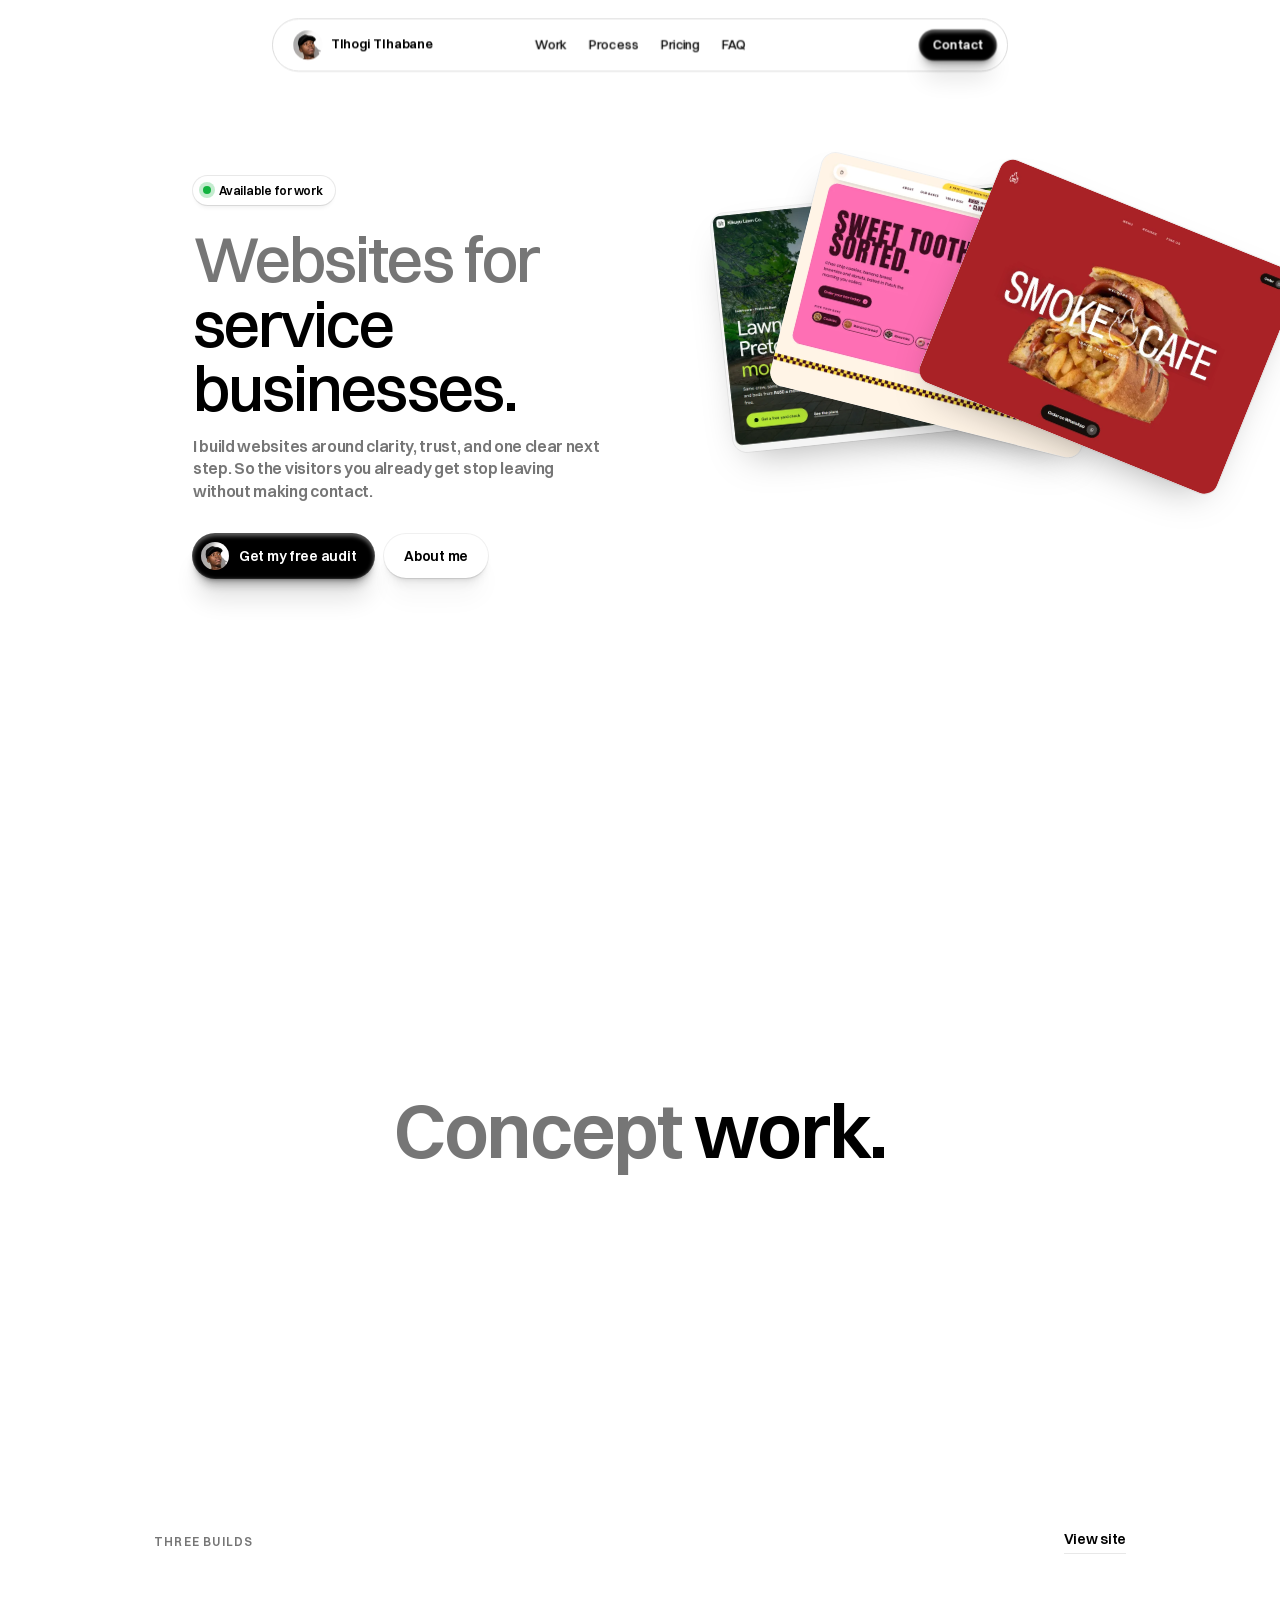
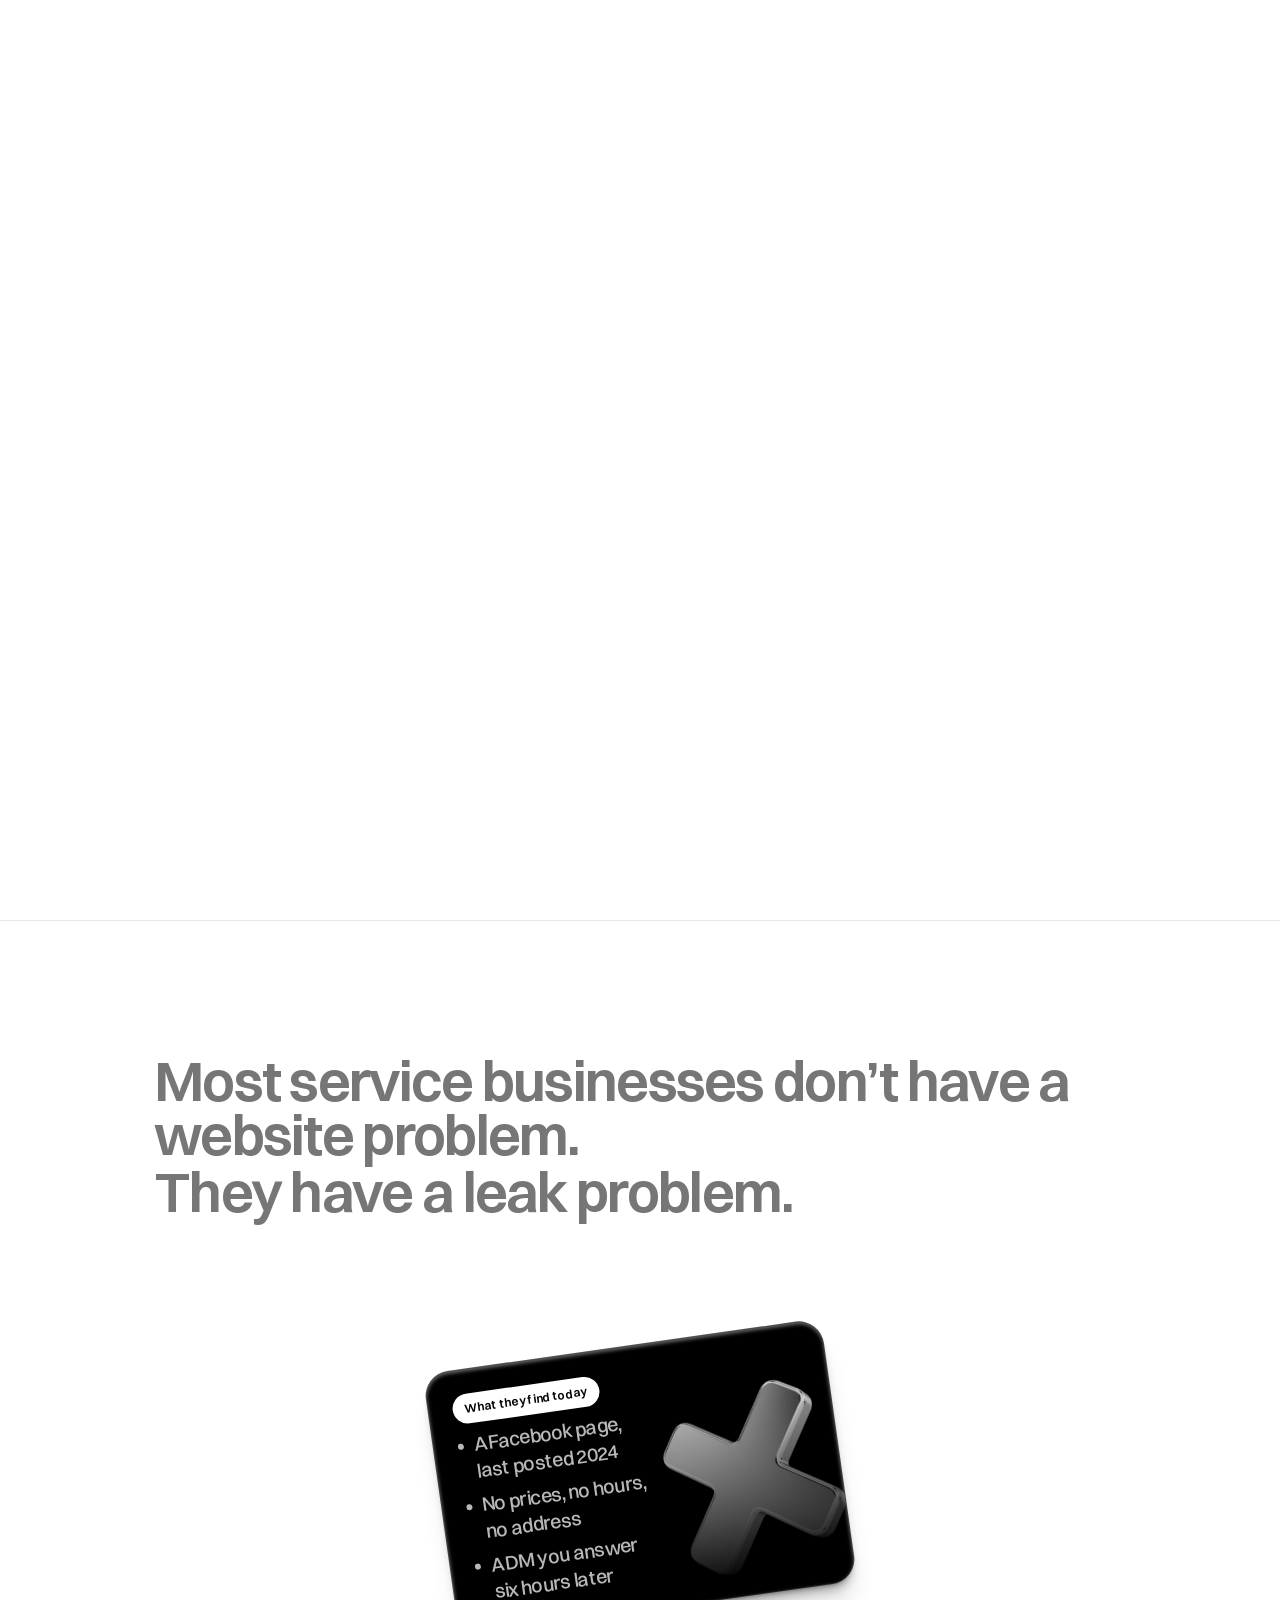
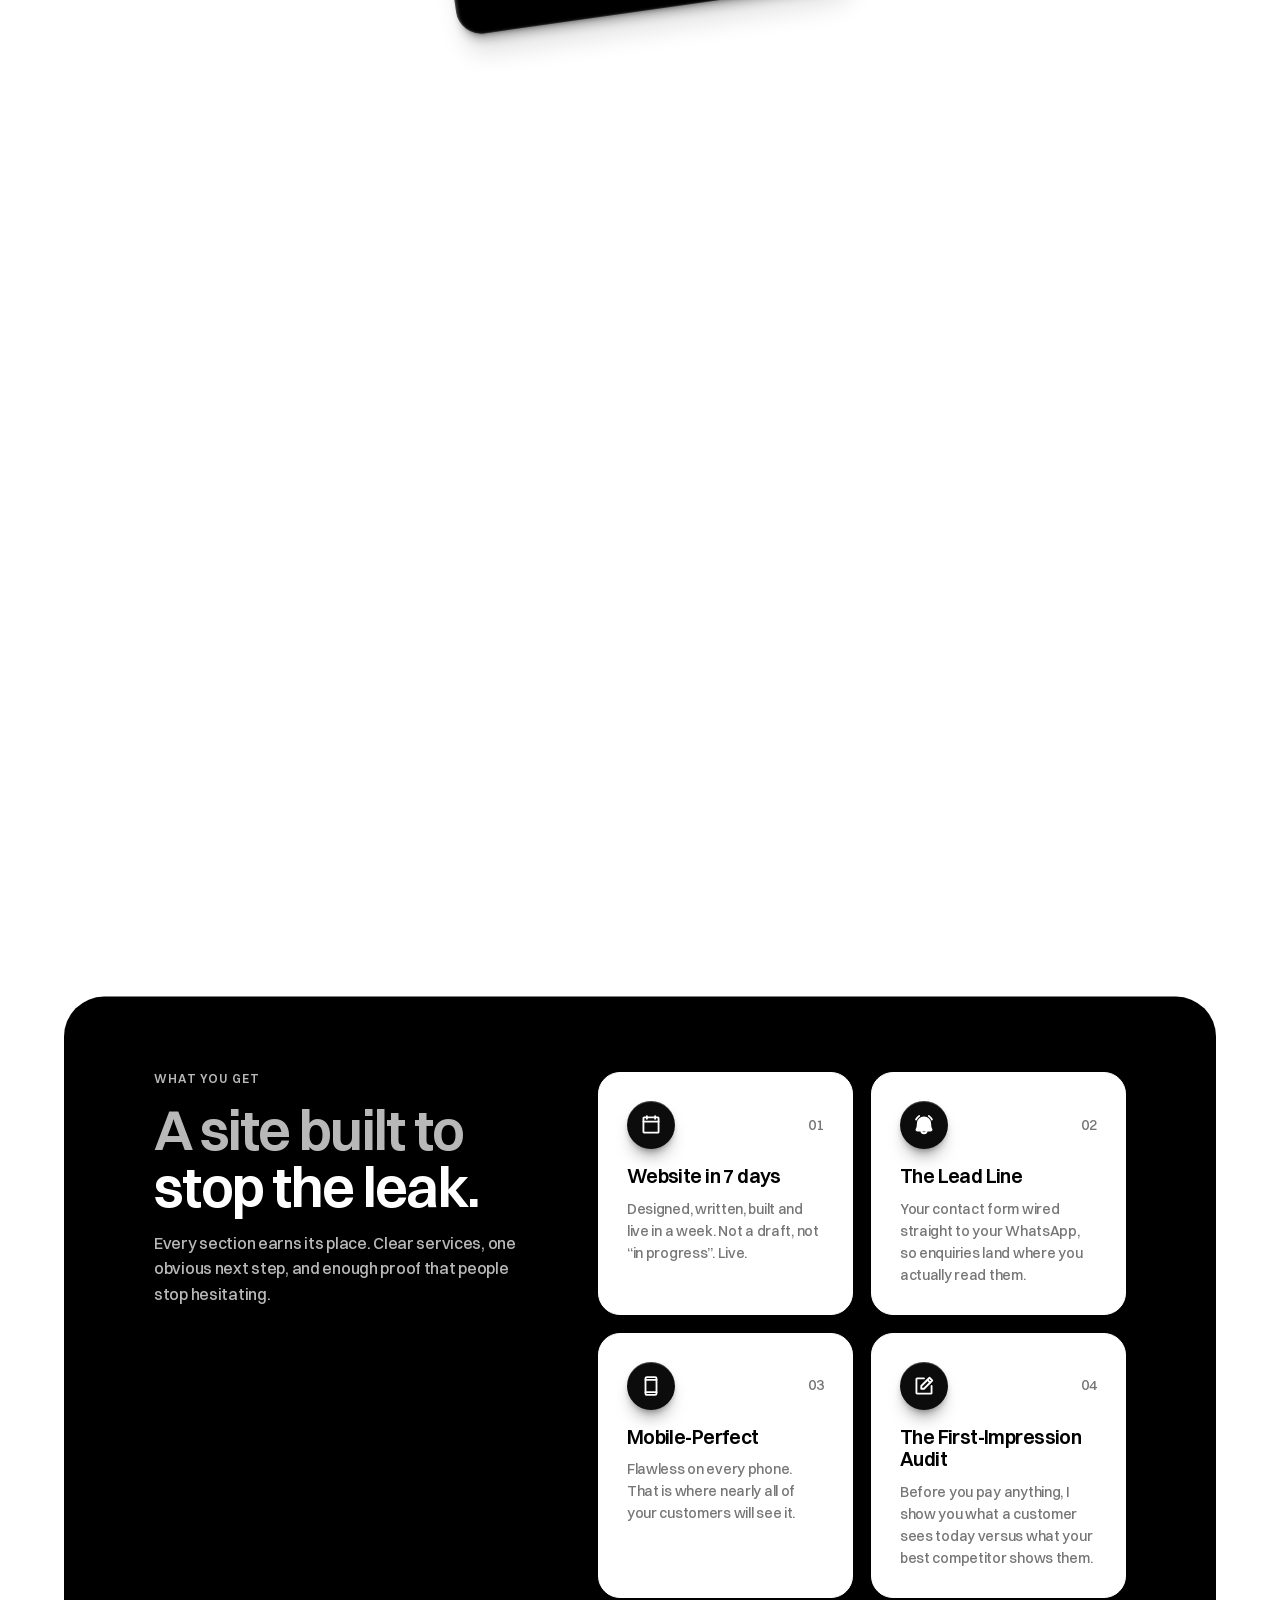
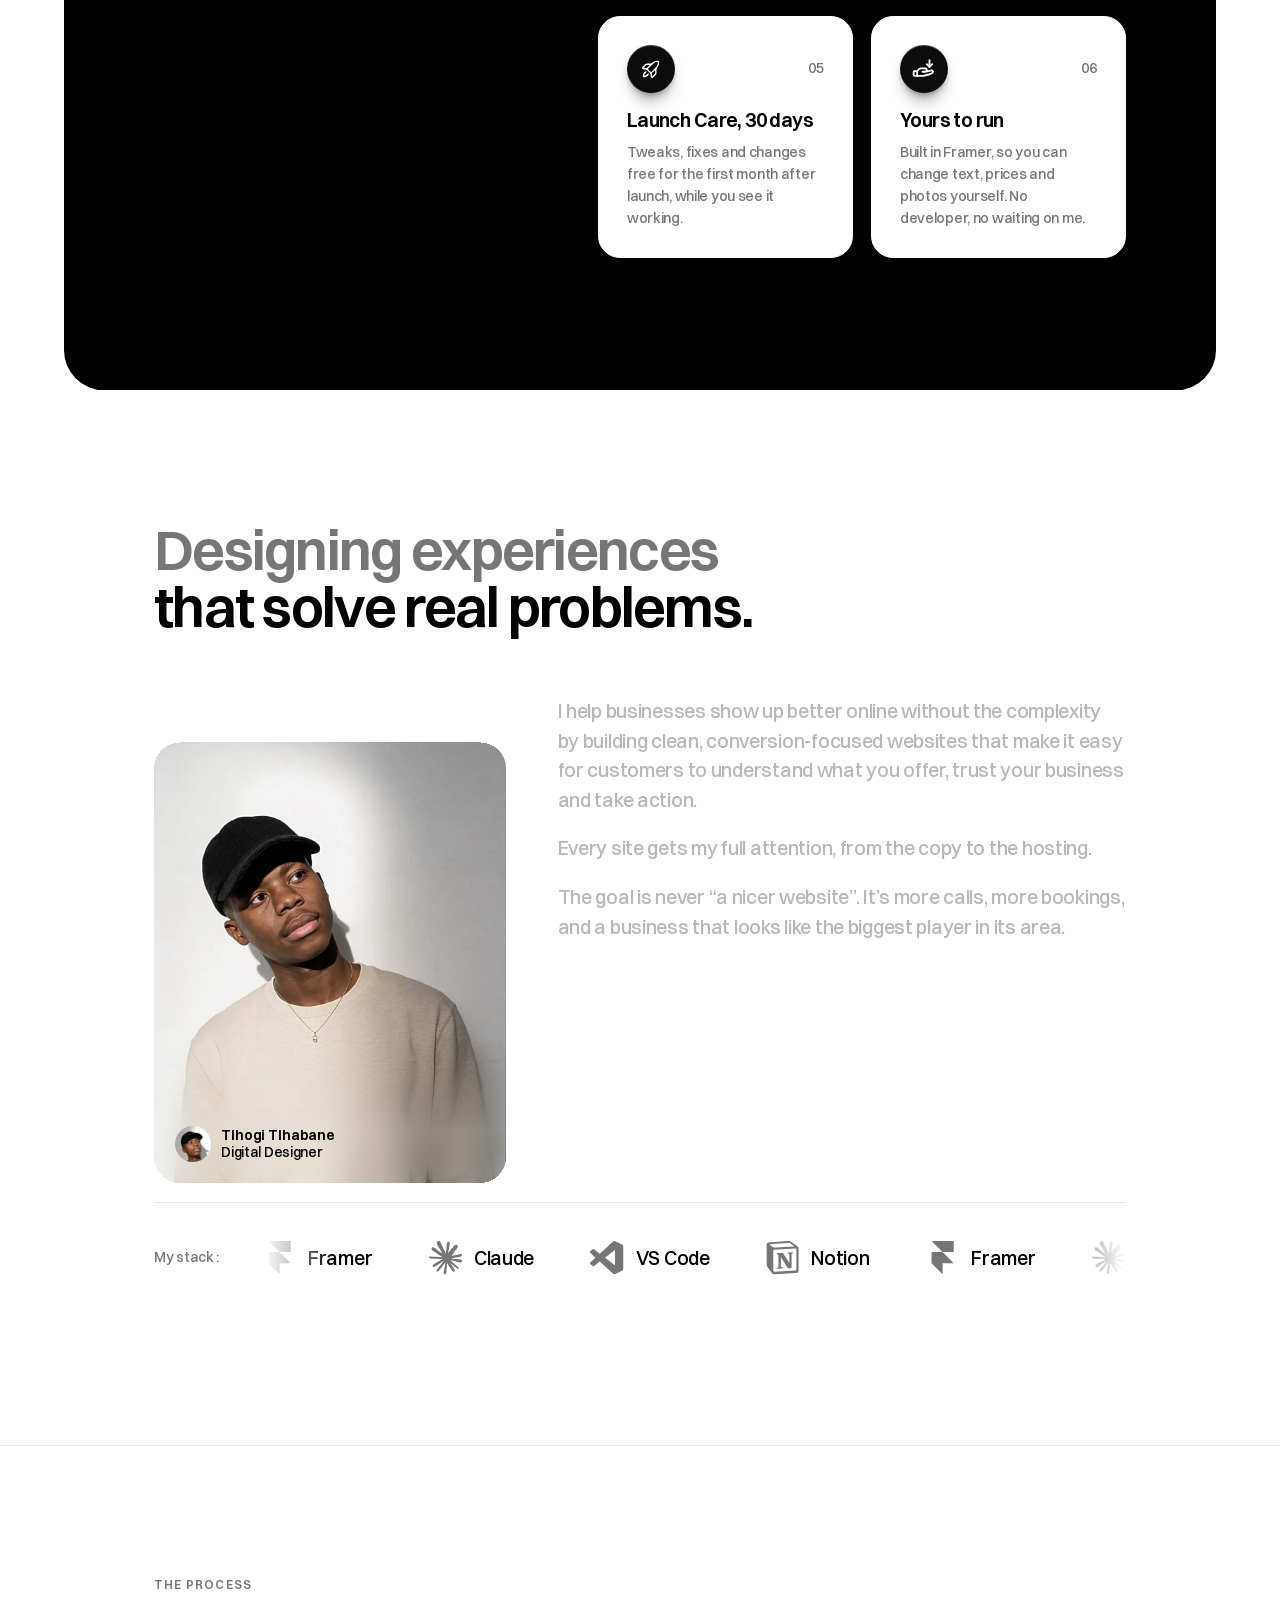
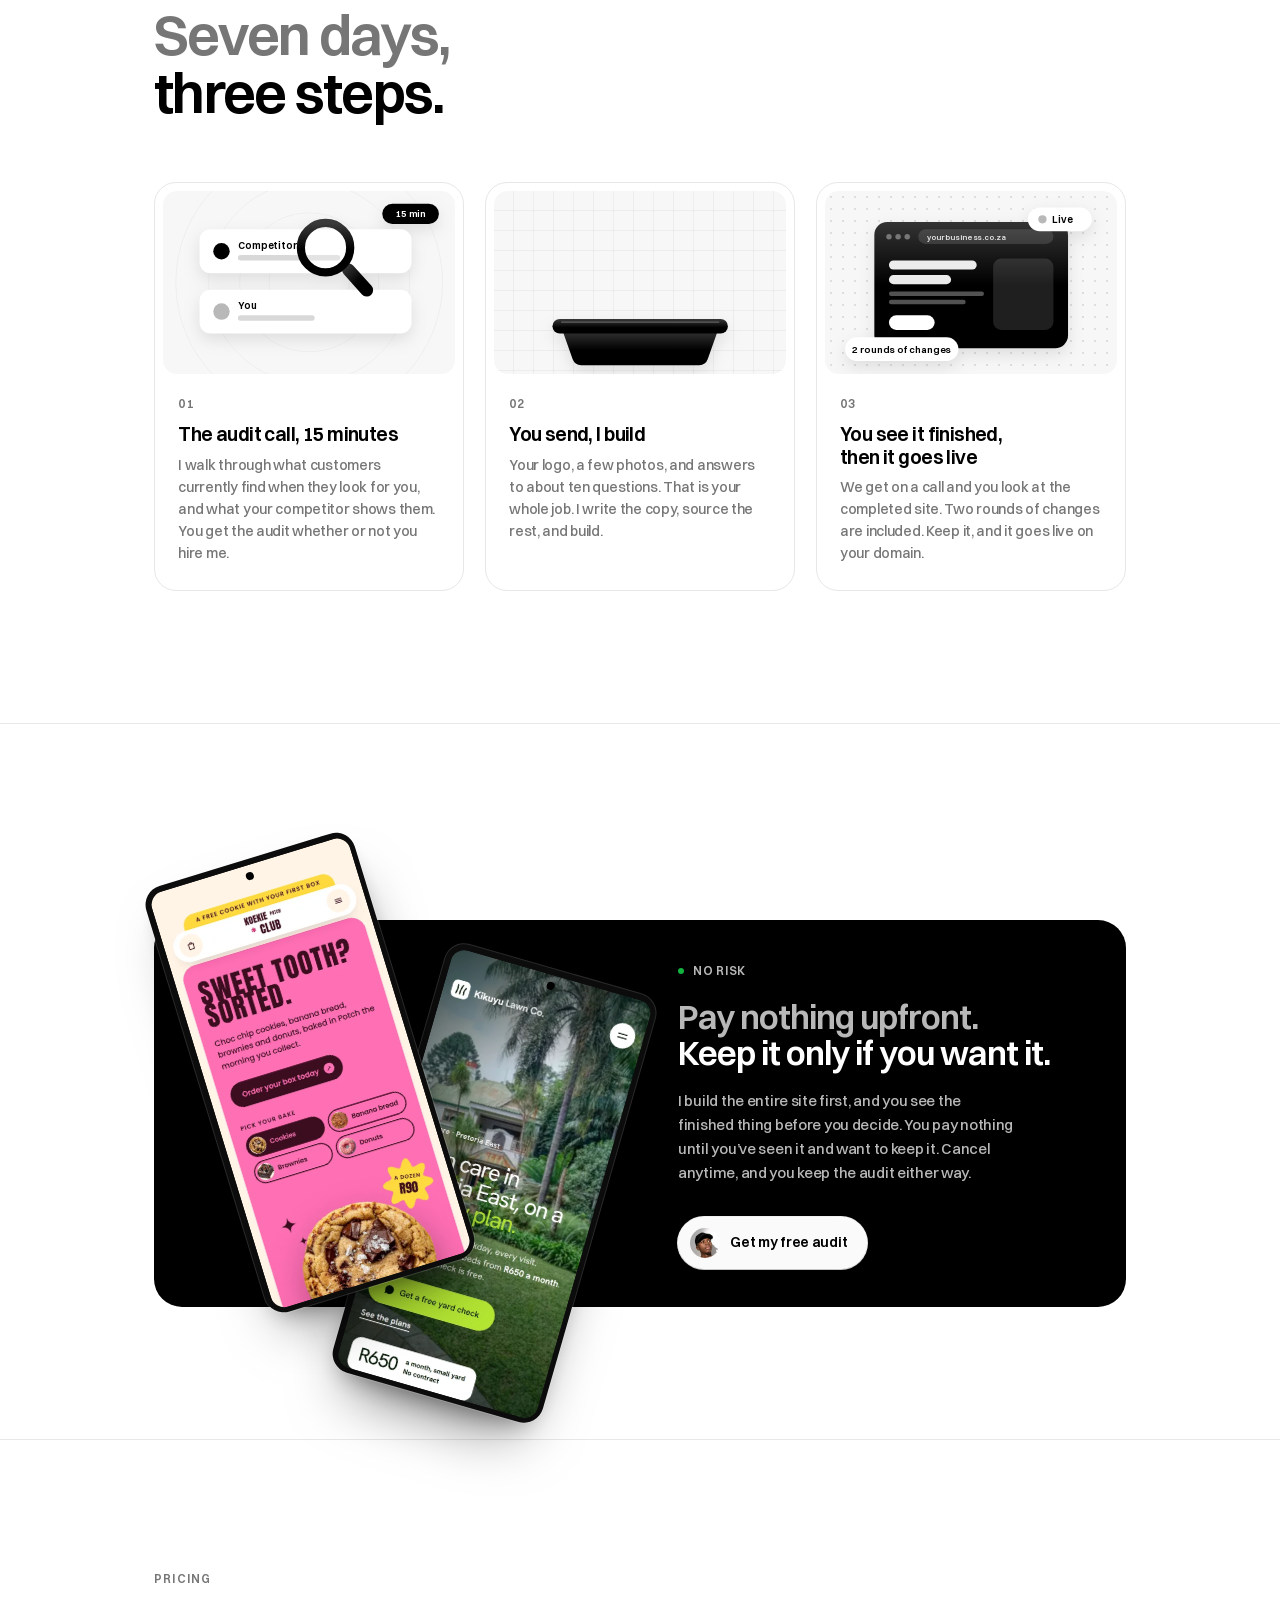
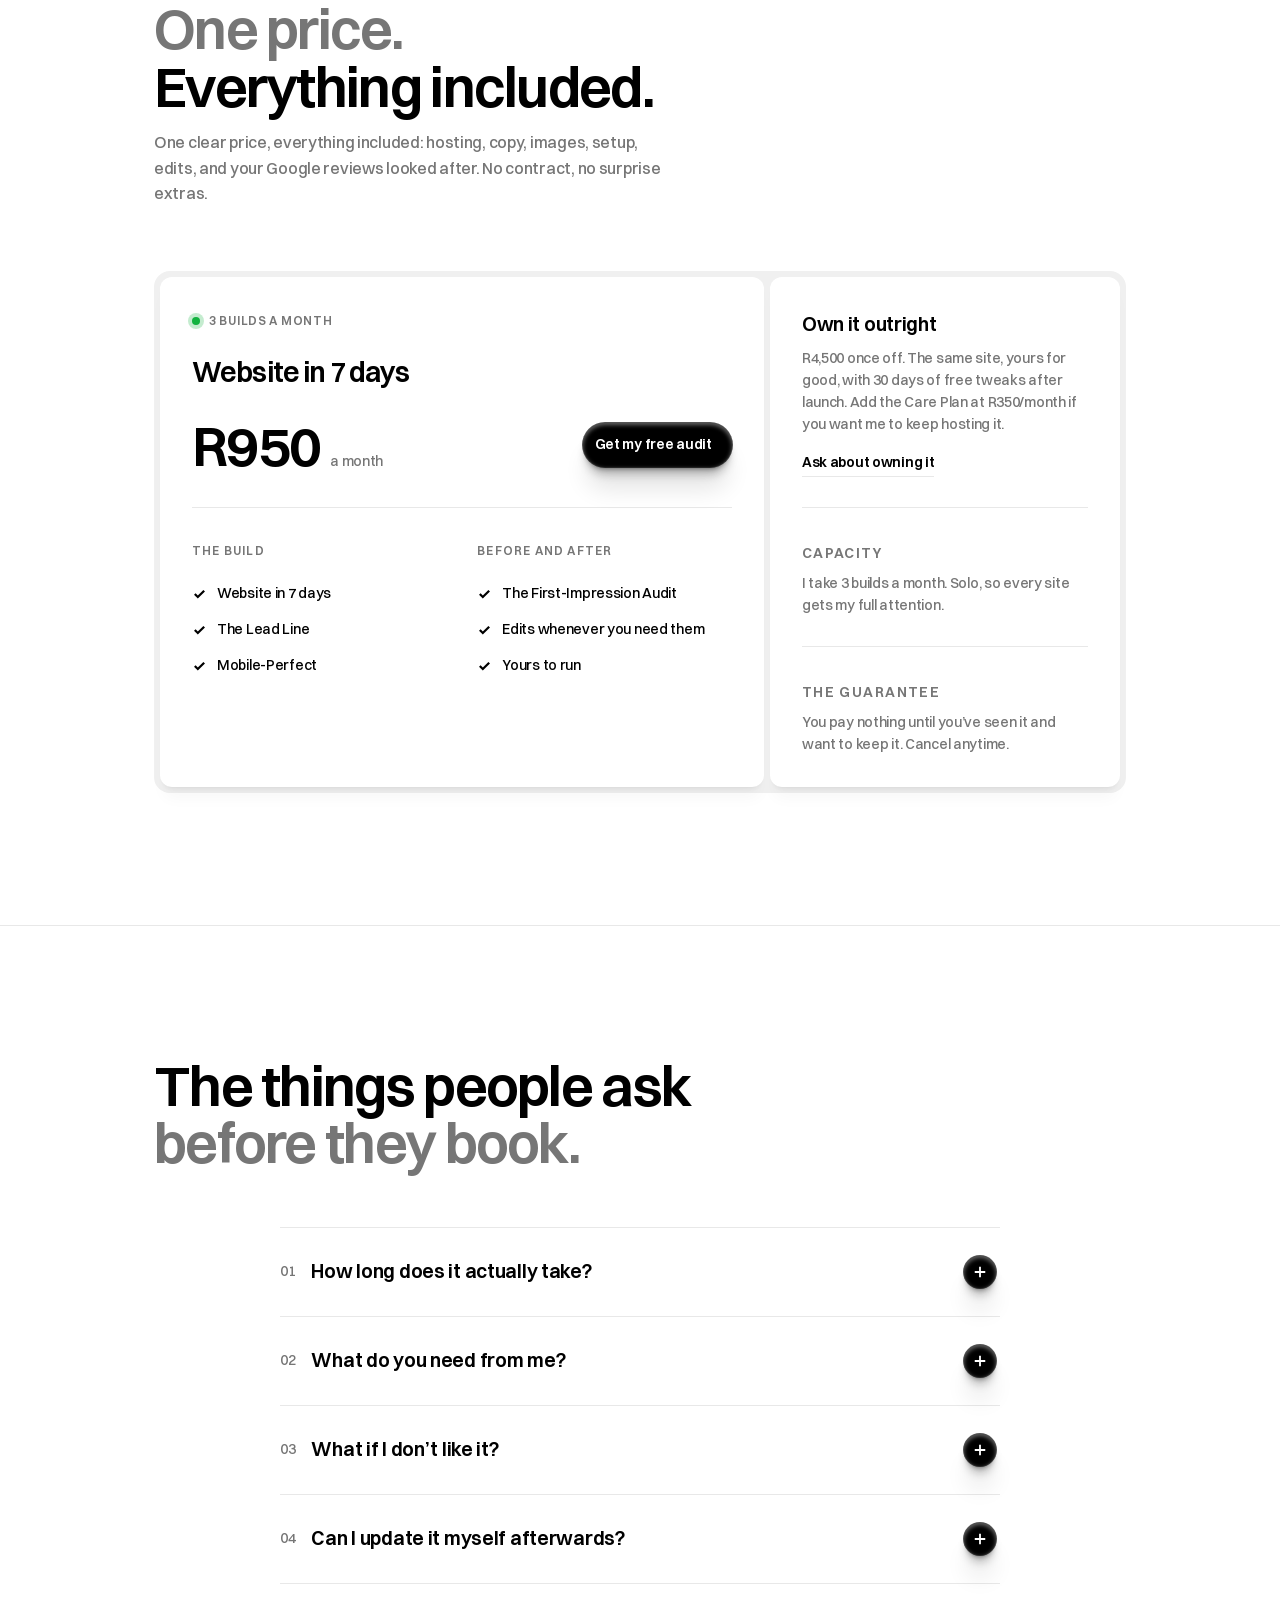
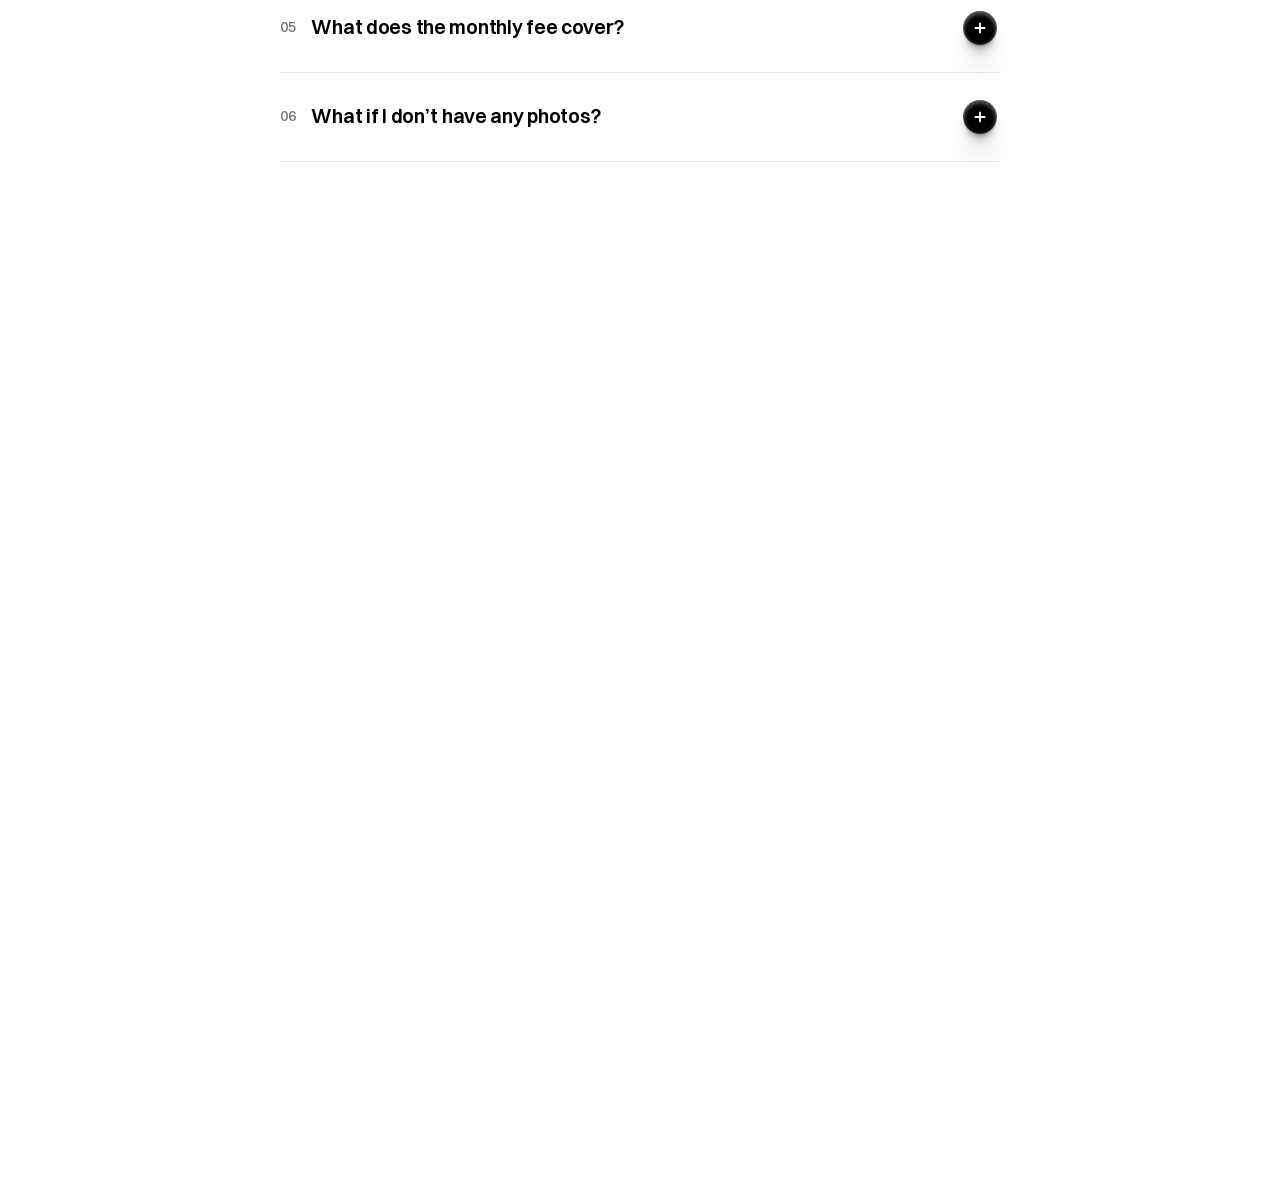
<file: index.html>
<!DOCTYPE html>
<html lang="en-ZA" class="no-js">
<head>
<meta charset="utf-8">
<meta name="viewport" content="width=device-width,initial-scale=1">
<title>Tlhogi Tlhabane &middot; Websites for service businesses</title>
<meta name="description" content="People find you online, look for a website, and find nothing solid. I build the one that books them. You pay nothing until you've seen it and want to keep it.">
<meta property="og:title" content="Tlhogi Tlhabane &middot; Websites for service businesses">
<meta property="og:description" content="People find you online, look for a website, and find nothing solid. I build the one that books them. You pay nothing until you've seen it and want to keep it.">
<meta property="og:type" content="website">
<meta property="og:url" content="https://berry-7.github.io/">
<meta property="og:image" content="https://berry-7.github.io/assets/og-share.jpg">
<meta property="og:image:width" content="1200">
<meta property="og:image:height" content="630">
<meta property="og:image:alt" content="Tlhogi Tlhabane working on a laptop in a sunlit cafe">
<meta name="twitter:card" content="summary_large_image">
<link rel="canonical" href="https://berry-7.github.io/">
<link rel="icon" href="assets/favicon.svg" type="image/svg+xml">
<script type="application/ld+json">
{
  "@context": "https://schema.org",
  "@graph": [
    {
      "@type": "ProfessionalService",
      "@id": "https://berry-7.github.io/#business",
      "name": "Tlhogi Tlhabane",
      "description": "Websites for service businesses. I build websites around clarity, trust, and one clear next step, so the visitors you already get stop leaving without making contact. Live in 7 days, and you pay nothing until you've seen it.",
      "url": "https://berry-7.github.io/",
      "image": "https://berry-7.github.io/assets/tlhogi-portrait.jpg",
      "email": "tlhogitlhabane@gmail.com",
      "telephone": "+27 76 082 5924",
      "areaServed": { "@type": "Country", "name": "South Africa" },
      "address": { "@type": "PostalAddress", "addressCountry": "ZA" },
      "contactPoint": {
        "@type": "ContactPoint",
        "contactType": "sales",
        "email": "tlhogitlhabane@gmail.com",
        "telephone": "+27 76 082 5924",
        "areaServed": "ZA"
      },
      "founder": { "@id": "https://berry-7.github.io/#person" },
      "knowsAbout": ["Websites for trades", "Websites for landscaping", "Websites for gyms", "Websites for salons", "Websites for bakeries"],
      "makesOffer": [
        {
          "@type": "Offer",
          "name": "Website in 7 days",
          "description": "Designed, written, built and live in a week. The site is free; R950 a month keeps it live, with hosting, edits, copy, images, setup and Google review requests and replies included. No contract, cancel anytime.",
          "priceSpecification": {
            "@type": "UnitPriceSpecification",
            "price": "950",
            "priceCurrency": "ZAR",
            "unitCode": "MON"
          }
        },
        {
          "@type": "Offer",
          "name": "Own it outright",
          "description": "The same site, yours for good, with 30 days of free tweaks after launch.",
          "price": "4500",
          "priceCurrency": "ZAR"
        },
        {
          "@type": "Offer",
          "name": "The Care Plan",
          "description": "For sites bought outright: managed hosting, updates when you need them, monthly performance and uptime checks, and support on WhatsApp.",
          "priceSpecification": {
            "@type": "UnitPriceSpecification",
            "price": "350",
            "priceCurrency": "ZAR",
            "unitCode": "MON"
          }
        }
      ]
    },
    {
      "@type": "Person",
      "@id": "https://berry-7.github.io/#person",
      "name": "Tlhogi Tlhabane",
      "jobTitle": "Digital Designer",
      "url": "https://berry-7.github.io/#about",
      "image": "https://berry-7.github.io/assets/tlhogi-portrait.jpg",
      "email": "tlhogitlhabane@gmail.com",
      "worksFor": { "@id": "https://berry-7.github.io/#business" }
    },
    {
      "@type": "WebSite",
      "@id": "https://berry-7.github.io/#website",
      "name": "Tlhogi Tlhabane",
      "url": "https://berry-7.github.io/",
      "inLanguage": "en-ZA",
      "publisher": { "@id": "https://berry-7.github.io/#business" }
    }
  ]
}
</script>
<script>document.documentElement.className="js";</script>
<link rel="preload" href="fonts/switzer-600.woff2" as="font" type="font/woff2" crossorigin>
<link rel="preload" href="fonts/switzer-500.woff2" as="font" type="font/woff2" crossorigin>
<link rel="stylesheet" href="css/site.css?v=20261112a">
</head>
<body>

<a class="skip" href="#main">Skip to content</a>

<header class="nav">
  <div class="nav-in">
    <a class="nav-me" href="#top">
      <img src="assets/tlhogi-96.webp" srcset="assets/tlhogi-96.webp 96w, assets/tlhogi-192.webp 192w"
           sizes="32px" width="32" height="32" alt="">
      <span class="nav-label">
        <span class="nm"><span>Tlhogi</span> <span>Tlhabane</span></span>
        <span class="nav-avail">Available for work<span class="dot" aria-hidden="true"></span></span>
      </span>
    </a>
    <nav class="nav-links" aria-label="Sections">
      <a href="#work">Work</a>
      <a href="#process">Process</a>
      <a href="#pricing">Pricing</a>
      <a href="#faq">FAQ</a>
    </nav>
    <div class="nav-right">
    <a class="btn plain" href="#contact">Contact</a>
    <button class="nav-toggle" id="navToggle" type="button"
            aria-expanded="false" aria-controls="navSheet" aria-label="Open menu">
      <svg class="dots" viewBox="0 0 24 24" aria-hidden="true"><circle cx="3" cy="12" r="3"/><circle cx="12" cy="12" r="3"/><circle cx="21" cy="12" r="3"/></svg>
      <svg class="x" viewBox="0 0 24 24" aria-hidden="true"><path d="M6 6l12 12M18 6L6 18" stroke="currentColor" stroke-width="2" stroke-linecap="round" fill="none"/></svg>
    </button>
    </div>
  </div>
</header>
<div class="nav-sheet" id="navSheet" data-open="false"><div class="ns-in">
  <a href="#work">Work</a>
  <a href="#process">Process</a>
  <a href="#pricing">Pricing</a>
  <a href="#faq">FAQ</a>
  <a class="btn plain" href="#contact">Contact</a>
</div></div>

<main id="main">

<section class="hero-wrap" id="top" data-tone="light">
  <div class="hero">
    <div class="hero-copy">
      <p class="hero-chip rv"><span class="dot" aria-hidden="true"></span>Available for work</p>
      <h1 class="rv-h">
        <span class="rv-line"><span class="mute" style="--d:60ms">Websites for</span></span>
        <span class="rv-line"><span style="--d:140ms">service</span></span>
        <span class="rv-line"><span style="--d:220ms">businesses.</span></span>
      </h1>
      <p class="sub rv" style="--d:300ms">I build websites around clarity, trust, and one clear
        next step. So the visitors you already get stop leaving without making contact.</p>
      <div class="ctas rv" style="--d:380ms">
        <a class="btn book mag" href="#contact">
          <img src="assets/tlhogi-96.webp" srcset="assets/tlhogi-96.webp 96w, assets/tlhogi-192.webp 192w"
               sizes="28px" width="28" height="28" alt="">
          Get my free audit</a>
        <a class="btn light" href="#about">About me</a>
      </div>
    </div>
    <div class="hero-stack" data-stack>
      <a class="hs-card" data-slot="0" href="work/smoke-cafe/index.html" aria-label="Smoke Cafe, view the build">
        <img src="assets/hs-smoke-cafe.webp?v=2" width="800" height="600" alt="" fetchpriority="high"></a>
      <a class="hs-card" data-slot="1" href="work/soetkoek/index.html" aria-label="Koekie Club, view the build">
        <img src="assets/hs-soetkoek.webp?v=2" width="800" height="600" alt=""></a>
      <a class="hs-card" data-slot="2" href="work/kikuyu-lawn/index.html" aria-label="Kikuyu Lawn Co., view the build">
        <img src="assets/hs-kikuyu.webp?v=2" width="800" height="600" alt=""></a>
    </div>

    <div class="hero-wall rv" style="--d:460ms"><div class="hw-grid"><div class="hw-track">
      <a class="hw-tile" href="work/smoke-cafe/index.html" aria-label="Smoke Cafe, view the build"><img src="assets/hs-smoke-cafe.webp?v=2" width="800" height="600" alt="" loading="lazy" decoding="async"></a>
      <a class="hw-tile" href="work/soetkoek/index.html" aria-label="Koekie Club, view the build"><img src="assets/hs-soetkoek.webp?v=2" width="800" height="600" alt="" loading="lazy" decoding="async"></a>
      <a class="hw-tile" href="work/kikuyu-lawn/index.html" aria-label="Kikuyu Lawn Co., view the build"><img src="assets/hs-kikuyu.webp?v=2" width="800" height="600" alt="" loading="lazy" decoding="async"></a>
      <a class="hw-tile" href="work/kikuyu-lawn/index.html" aria-label="Kikuyu Lawn Co., view the build"><img src="assets/hf-kikuyu-services.webp" width="800" height="600" alt="" loading="lazy" decoding="async"></a>
      <a class="hw-tile" href="work/smoke-cafe/index.html" aria-label="Smoke Cafe, view the build"><img src="assets/hf-smoke-menu.webp" width="800" height="600" alt="" loading="lazy" decoding="async"></a>
      <a class="hw-tile" href="work/soetkoek/index.html" aria-label="Koekie Club, view the build"><img src="assets/hf-koekie-box.webp" width="800" height="600" alt="" loading="lazy" decoding="async"></a>
      <a class="hw-tile" href="work/soetkoek/index.html" aria-label="Koekie Club, view the build"><img src="assets/hf-koekie-donut.webp" width="800" height="600" alt="" loading="lazy" decoding="async"></a>
      <a class="hw-tile" href="work/kikuyu-lawn/index.html" aria-label="Kikuyu Lawn Co., view the build"><img src="assets/hf-kikuyu-plans.webp" width="800" height="600" alt="" loading="lazy" decoding="async"></a>
      <a class="hw-tile" href="work/smoke-cafe/index.html" aria-label="Smoke Cafe, view the build"><img src="assets/hf-smoke-flavour.webp" width="800" height="600" alt="" loading="lazy" decoding="async"></a>
      <a class="hw-tile" href="work/smoke-cafe/index.html" tabindex="-1" aria-hidden="true"><img src="assets/hs-smoke-cafe.webp?v=2" width="800" height="600" alt="" loading="lazy" decoding="async"></a>
      <a class="hw-tile" href="work/soetkoek/index.html" tabindex="-1" aria-hidden="true"><img src="assets/hs-soetkoek.webp?v=2" width="800" height="600" alt="" loading="lazy" decoding="async"></a>
      <a class="hw-tile" href="work/kikuyu-lawn/index.html" tabindex="-1" aria-hidden="true"><img src="assets/hs-kikuyu.webp?v=2" width="800" height="600" alt="" loading="lazy" decoding="async"></a>
      <a class="hw-tile" href="work/kikuyu-lawn/index.html" tabindex="-1" aria-hidden="true"><img src="assets/hf-kikuyu-services.webp" width="800" height="600" alt="" loading="lazy" decoding="async"></a>
      <a class="hw-tile" href="work/smoke-cafe/index.html" tabindex="-1" aria-hidden="true"><img src="assets/hf-smoke-menu.webp" width="800" height="600" alt="" loading="lazy" decoding="async"></a>
      <a class="hw-tile" href="work/soetkoek/index.html" tabindex="-1" aria-hidden="true"><img src="assets/hf-koekie-box.webp" width="800" height="600" alt="" loading="lazy" decoding="async"></a>
      <a class="hw-tile" href="work/soetkoek/index.html" tabindex="-1" aria-hidden="true"><img src="assets/hf-koekie-donut.webp" width="800" height="600" alt="" loading="lazy" decoding="async"></a>
      <a class="hw-tile" href="work/kikuyu-lawn/index.html" tabindex="-1" aria-hidden="true"><img src="assets/hf-kikuyu-plans.webp" width="800" height="600" alt="" loading="lazy" decoding="async"></a>
      <a class="hw-tile" href="work/smoke-cafe/index.html" tabindex="-1" aria-hidden="true"><img src="assets/hf-smoke-flavour.webp" width="800" height="600" alt="" loading="lazy" decoding="async"></a>
    </div></div></div>
  </div>
</section>

<div class="page-body">

<section class="sec shell spiral" id="work" data-tone="light">

  <div class="spiral-intro">
  <span class="eyebrow rv">Concept work</span>
  <h2 class="disp rv-h" style="margin-top:1rem">
    <span class="rv-line"><span class="mute">Concept</span></span>
    <span class="rv-line" style="--d:80ms"><span class="solid">builds.</span></span>
  </h2>
  <p class="lead rv" style="--d:160ms">Builds made to show how the work runs, one per trade.
    Not client sites. Click any of them and the real, live site opens.</p>
  </div>

  <div data-spiral-pin>
    <div class="spiral-stage" data-spiral-stage>
      <span class="spiral-word" data-spiral-word aria-hidden="true"><span class="mute">Concept</span> work.</span>

      <a class="spiral-card rv" data-spiral-card
         data-left="SMOKE" data-right="CAFE" data-disc-side="right"
         data-disc="A one-page site for a Ga-Rankuwa chesa nyama: the full menu board with prices, directions to Meatgood Square, and orders straight to WhatsApp."
         data-href="work/smoke-cafe/index.html"
         href="work/smoke-cafe/index.html">
        <img src="assets/proj-smoke-cafe.jpg" width="1200" height="1016" loading="lazy"
             alt="Smoke Cafe concept build: a red page with a loaded sphathlo behind the SMOKE CAFE wordmark and an Order on WhatsApp button.">
        <span class="spiral-fallback">
          <span class="proj-name">Smoke Cafe</span>
          <span class="proj-kind">A one-page site for a Ga-Rankuwa chesa nyama: the full menu board with prices, directions to Meatgood Square, and orders straight to WhatsApp.</span>
        </span>
      </a>

      <a class="spiral-card rv" data-spiral-card style="--d:90ms"
         data-left="KOEKIE" data-right="CLUB" data-disc-side="right"
         data-disc="A bakery site for Potchefstroom: pick a bake and the hero repaints to match, then order a treat box on WhatsApp, every price listed."
         data-href="work/soetkoek/index.html"
         href="work/soetkoek/index.html">
        <img src="assets/proj-koekie-club.jpg" width="1200" height="1016" loading="lazy"
             alt="Koekie Club concept build: a hot pink panel with a chocolate chip cookie, the headline Sweet tooth? Sorted. and chips for each bake.">
        <span class="spiral-fallback">
          <span class="proj-name">Koekie Club</span>
          <span class="proj-kind">A bakery site for Potchefstroom: pick a bake and the hero repaints to match, then order a treat box on WhatsApp, every price listed.</span>
        </span>
      </a>

      <a class="spiral-card rv" data-spiral-card style="--d:180ms"
         data-left="KIKUYU" data-right="LAWN CO." data-disc-side="right"
         data-disc="A lawn care site for Pretoria East: monthly plans priced by yard size, a season-by-season guide to the lawn, and a free yard check in one message."
         data-href="work/kikuyu-lawn/index.html"
         href="work/kikuyu-lawn/index.html">
        <img src="assets/proj-lawn-kikuyu-2.jpg" width="1200" height="1016" loading="lazy"
             alt="Kikuyu Lawn Co. concept build: a real Pretoria East garden and house behind the headline, the monthly price in the corner.">
        <span class="spiral-fallback">
          <span class="proj-name">Kikuyu Lawn Co.</span>
          <span class="proj-kind">A lawn care site for Pretoria East: monthly plans priced by yard size, a season-by-season guide to the lawn, and a free yard check in one message.</span>
        </span>
      </a>

      <span class="spiral-title spiral-title--l" data-spiral-left aria-hidden="true"></span>
      <span class="spiral-title spiral-title--r" data-spiral-right aria-hidden="true"></span>

      <p class="spiral-side-disc" data-spiral-side-disc aria-hidden="true"></p>
    </div>

    <div class="spiral-foot">
      <p class="eyebrow spiral-count" data-spiral-counter>Three builds</p>
      <p class="spiral-disc" data-spiral-disc></p>
      <a class="btn-text spiral-link" data-spiral-link href="work/smoke-cafe/index.html">View site</a>
    </div>
  </div>
</section>

<section class="sec shell" data-tone="light">
  <h2 class="disp rv-h">
    <span class="rv-line"><span class="mute">Most service businesses don&rsquo;t have a website problem.</span></span>
    <span class="rv-line" style="--d:80ms"><span class="solid" data-fill>They have a leak problem.</span></span>
  </h2>

  <div class="leak-cards">
    <div class="rv-block">
      <article class="lcard now">
        <h3 class="lcard-tag">What they find today</h3>
        <ul>
          <li>A Facebook page, last posted 2024</li>
          <li>No prices, no hours, no address</li>
          <li>A DM you answer six hours later</li>
        </ul>
        <img class="lcard-mark" src="assets/mark-x.webp?v=3e" width="480" height="480" alt="" loading="lazy" decoding="async">
      </article>
    </div>
    <div class="rv-block">
      <article class="lcard after">
        <h3 class="lcard-tag">What they&rsquo;d find</h3>
        <ul>
          <li>What you do, in five seconds</li>
          <li>Prices and hours, up front</li>
          <li>A booking in your WhatsApp</li>
        </ul>
        <img class="lcard-mark" src="assets/mark-tick.webp?v=3e" width="480" height="480" alt="" loading="lazy" decoding="async">
      </article>
    </div>
  </div>
</section>

<section class="sec shell getsec" data-tone="dark">
  <div class="getsec-bg" aria-hidden="true"></div>
  <div class="getsec-head">
    <span class="eyebrow rv">What you get</span>
    <h2 class="disp rv-h" style="margin-top:1rem">
      <span class="rv-line"><span class="mute">A site built to</span></span>
      <span class="rv-line" style="--d:80ms"><span class="solid">stop the leak.</span></span>
    </h2>
    <p class="lead rv" style="--d:160ms">Every section earns its place. Clear services, one obvious
      next step, and enough proof that people stop hesitating.</p>
  </div>

  <div class="gets" role="region" aria-label="What you get" tabindex="0">
    <div class="get rv-block"><span class="get-top" aria-hidden="true"><svg class="get-ic" viewBox="0 0 24 24" focusable="false"><path d="M 0 4.5 L 16.5 4.5 L 16.5 0.75 C 16.5 0.336 16.164 0 15.75 0 L 0.75 0 C 0.336 0 0 0.336 0 0.75 Z" fill-opacity="0" fill="currentColor" transform="translate(3.75 3.75)"/><path d="M 0.75 16.5 C 0.336 16.5 0 16.164 0 15.75 L 0 0.75 C 0 0.336 0.336 0 0.75 0 L 15.75 0 C 16.164 0 16.5 0.336 16.5 0.75 L 16.5 15.75 C 16.5 16.164 16.164 16.5 15.75 16.5 Z" fill="transparent" stroke-linecap="round" stroke-linejoin="round" stroke-width="2" stroke="currentColor" transform="translate(3.75 3.75)"/><path d="M 0 0 L 0 3" fill="transparent" stroke-linecap="round" stroke-linejoin="round" stroke-width="2" stroke="currentColor" transform="translate(16.5 2.25)"/><path d="M 0 0 L 0 3" fill="transparent" stroke-linecap="round" stroke-linejoin="round" stroke-width="2" stroke="currentColor" transform="translate(7.5 2.25)"/><path d="M 0 0 L 16.5 0" fill="transparent" stroke-linecap="round" stroke-linejoin="round" stroke-width="2" stroke="currentColor" transform="translate(3.75 8.25)"/></svg><span class="n">01</span></span><h3>Website in 7 days</h3><p>Designed, written, built and live in a week. Not a draft, not &ldquo;in progress&rdquo;. Live.</p></div>
    <div class="get rv-block"><span class="get-top" aria-hidden="true"><svg class="get-ic" viewBox="0 0 24 24" focusable="false"><path d="M 1.495 6.75 C 1.495 3.022 4.518 0 8.245 0 C 11.973 0 14.995 3.022 14.995 6.75 C 14.995 10.108 15.774 12.056 16.392 13.125 C 16.526 13.357 16.526 13.642 16.393 13.874 C 16.26 14.106 16.013 14.249 15.745 14.25 L 0.745 14.25 C 0.478 14.248 0.232 14.105 0.099 13.873 C -0.034 13.641 -0.033 13.356 0.1 13.125 C 0.718 12.056 1.495 10.107 1.495 6.75 Z" fill-opacity="1" fill="currentColor" transform="translate(3.755 3.75)"/><path d="M 0 0 C 0 1.657 1.343 3 3 3 C 4.657 3 6 1.657 6 0" fill="transparent" stroke-linecap="round" stroke-linejoin="round" stroke-width="2" stroke="currentColor" transform="translate(9 18)"/><path d="M 0 0 C 1.448 0.924 2.623 2.219 3.402 3.75" fill="transparent" stroke-linecap="round" stroke-linejoin="round" stroke-width="2" stroke="currentColor" transform="translate(17.25 2.25)"/><path d="M 0 3.75 C 0.779 2.219 1.954 0.924 3.402 0" fill="transparent" stroke-linecap="round" stroke-linejoin="round" stroke-width="2" stroke="currentColor" transform="translate(3.348 2.25)"/><path d="M 1.495 6.75 C 1.495 3.022 4.518 0 8.245 0 C 11.973 0 14.995 3.022 14.995 6.75 C 14.995 10.108 15.774 12.056 16.392 13.125 C 16.526 13.357 16.526 13.642 16.393 13.874 C 16.26 14.106 16.013 14.249 15.745 14.25 L 0.745 14.25 C 0.478 14.248 0.232 14.105 0.099 13.873 C -0.034 13.641 -0.033 13.356 0.1 13.125 C 0.718 12.056 1.495 10.107 1.495 6.75 Z" fill="transparent" stroke-linecap="round" stroke-linejoin="round" stroke-width="2" stroke="currentColor" transform="translate(3.755 3.75)"/></svg><span class="n">02</span></span><h3>The Lead Line</h3><p>Your contact form wired straight to your WhatsApp, so enquiries land where you actually read them.</p></div>
    <div class="get rv-block"><span class="get-top" aria-hidden="true"><svg class="get-ic" viewBox="0 0 24 24" focusable="false"><path d="M 0 13.5 L 0 0 L 12 0 L 12 13.5 Z" fill-opacity="0" fill="currentColor" transform="translate(6 5.25)"/><path d="M 1.5 19.5 C 0.672 19.5 0 18.828 0 18 L 0 1.5 C 0 0.672 0.672 0 1.5 0 L 10.5 0 C 11.328 0 12 0.672 12 1.5 L 12 18 C 12 18.828 11.328 19.5 10.5 19.5 Z" fill="transparent" stroke-linecap="round" stroke-linejoin="round" stroke-width="2" stroke="currentColor" transform="translate(6 2.25)"/><path d="M 0 0 L 12 0" fill="transparent" stroke-linecap="round" stroke-linejoin="round" stroke-width="2" stroke="currentColor" transform="translate(6 5.25)"/><path d="M 0 0 L 12 0" fill="transparent" stroke-linecap="round" stroke-linejoin="round" stroke-width="2" stroke="currentColor" transform="translate(6 18.75)"/></svg><span class="n">03</span></span><h3>Mobile-Perfect</h3><p>Flawless on every phone. That is where nearly all of your customers will see it.</p></div>
    <div class="get rv-block"><span class="get-top" aria-hidden="true"><svg class="get-ic" viewBox="0 0 24 24" focusable="false"><path d="M 3 9.75 L 0 9.75 L 0 6.75 L 6.75 0 L 9.75 3 Z" fill-opacity="0" fill="currentColor" transform="translate(9 5.25)"/><path d="M 3 12 L 0 12 L 0 9 L 9 0 L 12 3 Z" fill="transparent" stroke-linecap="round" stroke-linejoin="round" stroke-width="2" stroke="currentColor" transform="translate(9 3)"/><path d="M 0 0 L 3 3" fill="transparent" stroke-linecap="round" stroke-linejoin="round" stroke-width="2" stroke="currentColor" transform="translate(15.75 5.25)"/><path d="M 16.5 8.25 L 16.5 15.75 C 16.5 16.164 16.164 16.5 15.75 16.5 L 0.75 16.5 C 0.336 16.5 0 16.164 0 15.75 L 0 0.75 C 0 0.336 0.336 0 0.75 0 L 8.25 0" fill="transparent" stroke-linecap="round" stroke-linejoin="round" stroke-width="2" stroke="currentColor" transform="translate(3.75 3.75)"/></svg><span class="n">04</span></span><h3>The First-Impression Audit</h3><p>Before you pay anything, I show you what a customer sees today versus what your best competitor shows them.</p></div>
    <div class="get rv-block"><span class="get-top" aria-hidden="true"><svg class="get-ic" viewBox="0 0 24 24" focusable="false"><path d="M 5.25 0 L 5.25 5.78 C 5.25 5.978 5.171 6.169 5.031 6.309 L 1.81 9.53 C 1.609 9.73 1.312 9.8 1.043 9.71 C 0.774 9.62 0.578 9.386 0.538 9.105 L 0 5.25 Z" fill-opacity="0" fill="currentColor" transform="translate(12 11.25)"/><path d="M 9.749 0 L 3.969 0 C 3.77 0 3.58 0.079 3.439 0.219 L 0.219 3.44 C 0.019 3.641 -0.051 3.938 0.039 4.207 C 0.129 4.476 0.363 4.672 0.644 4.712 L 4.499 5.25 Z" fill-opacity="0" fill="currentColor" transform="translate(3.001 6.75)"/><path d="M 5.115 2.473 C 4.752 3.269 3.53 5.115 0 5.115 C 0 1.585 1.846 0.363 2.642 0 Z" fill-opacity="0" fill="currentColor" transform="translate(3.75 15.135)"/><path d="M 10.417 6.833 C 12.667 4.583 12.807 1.907 12.737 0.713 C 12.713 0.337 12.413 0.037 12.037 0.013 C 10.843 -0.057 8.168 0.082 5.917 2.333 L 0 8.25 L 4.5 12.75 Z" fill="transparent" stroke-linecap="round" stroke-linejoin="round" stroke-width="1.5" stroke="currentColor" transform="translate(7.5 3.75)"/><path d="M 9.749 0 L 3.969 0 C 3.77 0 3.58 0.079 3.439 0.219 L 0.219 3.44 C 0.019 3.641 -0.051 3.938 0.039 4.207 C 0.129 4.476 0.363 4.672 0.644 4.712 L 4.499 5.25" fill="transparent" stroke-linecap="round" stroke-linejoin="round" stroke-width="1.5" stroke="currentColor" transform="translate(3.001 6.75)"/><path d="M 5.25 0 L 5.25 5.78 C 5.25 5.978 5.171 6.169 5.031 6.309 L 1.81 9.53 C 1.609 9.73 1.312 9.8 1.043 9.71 C 0.774 9.62 0.578 9.386 0.538 9.105 L 0 5.25" fill="transparent" stroke-linecap="round" stroke-linejoin="round" stroke-width="1.5" stroke="currentColor" transform="translate(12 11.25)"/><path d="M 5.115 2.473 C 4.752 3.269 3.53 5.115 0 5.115 C 0 1.585 1.846 0.363 2.642 0" fill="transparent" stroke-linecap="round" stroke-linejoin="round" stroke-width="1.5" stroke="currentColor" transform="translate(3.75 15.135)"/></svg><span class="n">05</span></span><h3>Launch Care, 30 days</h3><p>Tweaks, fixes and changes free for the first month after launch, while you see it working.</p></div>
    <div class="get rv-block"><span class="get-top" aria-hidden="true"><svg class="get-ic" viewBox="0 0 24 24" focusable="false"><path d="M 3.75 5.25 L 0.75 5.25 C 0.336 5.25 0 4.914 0 4.5 L 0 0.75 C 0 0.336 0.336 0 0.75 0 L 3.75 0 Z" fill-opacity="0" fill="currentColor" transform="translate(0.75 14.25)"/><path d="M 3.75 5.25 L 0.75 5.25 C 0.336 5.25 0 4.914 0 4.5 L 0 0.75 C 0 0.336 0.336 0 0.75 0 L 3.75 0" fill="transparent" stroke-linecap="round" stroke-linejoin="round" stroke-width="2" stroke="currentColor" transform="translate(0.75 14.25)"/><path d="M 6 3.75 L 9 3.75 L 15.281 2.305 C 15.749 2.177 16.25 2.274 16.637 2.568 C 17.023 2.863 17.249 3.32 17.25 3.805 L 17.25 3.805 C 17.25 4.395 16.917 4.934 16.389 5.198 L 12.75 6.75 L 6.75 8.25 L 0 8.25 L 0 3 L 2.344 0.656 C 2.767 0.235 3.34 -0.001 3.938 0 L 8.625 0 C 9.661 0 10.5 0.839 10.5 1.875 L 10.5 1.875 C 10.5 2.911 9.661 3.75 8.625 3.75 Z" fill="transparent" stroke-linecap="round" stroke-linejoin="round" stroke-width="2" stroke="currentColor" transform="translate(4.5 11.25)"/><path d="M 0 0 L 0 7.5" fill="transparent" stroke-linecap="round" stroke-linejoin="round" stroke-width="2" stroke="currentColor" transform="translate(18 2.25)"/><path d="M 6 0 L 3 3 L 0 0" fill="transparent" stroke-linecap="round" stroke-linejoin="round" stroke-width="2" stroke="currentColor" transform="translate(15 6.75)"/></svg><span class="n">06</span></span><h3>Yours to run</h3><p>Built in Framer, so you can change text, prices and photos yourself. No developer, no waiting on me.</p></div>
  </div>
</section>

<section class="sec shell" id="about" data-tone="light">
  <h2 class="disp rv-h">
    <span class="rv-line"><span class="mute">Designing experiences</span></span>
    <span class="rv-line" style="--d:80ms"><span class="solid">that solve real problems.</span></span>
  </h2>

  <div class="about-grid">
    <div>

      <div class="port rv-img" data-port-reveal data-depth="0.05">
        <img src="assets/tlhogi-photo.webp?v=20261113a" width="1000" height="1250" loading="lazy"
             alt="Tlhogi Tlhabane, wearing a black cap and a cream sweatshirt, looking up, against a white wall.">
        <canvas class="port-paint" data-src="assets/tlhogi-painted.webp?v=20261021e" aria-hidden="true"></canvas>

        <div class="port-frost" aria-hidden="true"></div>
        <div class="port-bar">
          <span class="port-who"><img src="assets/tlhogi-96.webp" width="36" height="36" alt="">
            <span class="port-id"><span class="port-name">Tlhogi Tlhabane</span>
              <span class="port-role">Digital Designer</span></span></span>
        </div>
      </div>
    </div>

    <div class="about-body rv" style="--d:90ms">
      <p>I help businesses show up better online without the complexity by building clean,
        conversion-focused websites that make it easy for customers to understand what you
        offer, trust your business and take action.</p>

      <p>Every site gets my full attention, from the copy to the hosting.</p>

      <p>The goal is never &ldquo;a nicer website&rdquo;. It&rsquo;s more calls, more bookings, and a
        business that looks like the biggest player in its area.</p>
    </div>
  </div>

  <div class="stack-row rv">
    <p class="about-label">My stack :</p>

    <div class="stack-marquee">
      <div class="stack-track">
        <div class="stack-set">
        <span class="stack-item"><svg viewBox="0 0 24 24" aria-hidden="true"><path d="M4 0h16v8h-8zM4 8h8l8 8H4zM4 16h8v8z"/></svg>Framer</span>
        <span class="stack-item"><svg viewBox="0 0 24 24" aria-hidden="true"><path d="m4.7144 15.9555 4.7174-2.6471.079-.2307-.079-.1275h-.2307l-.7893-.0486-2.6956-.0729-2.3375-.0971-2.2646-.1214-.5707-.1215-.5343-.7042.0546-.3522.4797-.3218.686.0608 1.5179.1032 2.2767.1578 1.6514.0972 2.4468.255h.3886l.0546-.1579-.1336-.0971-.1032-.0972L6.973 9.8356l-2.55-1.6879-1.3356-.9714-.7225-.4918-.3643-.4614-.1578-1.0078.6557-.7225.8803.0607.2246.0607.8925.686 1.9064 1.4754 2.4893 1.8336.3643.3035.1457-.1032.0182-.0728-.164-.2733-1.3539-2.4467-1.445-2.4893-.6435-1.032-.17-.6194c-.0607-.255-.1032-.4674-.1032-.7285L6.287.1335 6.6997 0l.9957.1336.419.3642.6192 1.4147 1.0018 2.2282 1.5543 3.0296.4553.8985.2429.8318.091.255h.1579v-.1457l.1275-1.706.2368-2.0947.2307-2.6957.0789-.7589.3764-.9107.7468-.4918.5828.2793.4797.686-.0668.4433-.2853 1.8517-.5586 2.9021-.3643 1.9429h.2125l.2429-.2429.9835-1.3053 1.6514-2.0643.7286-.8196.85-.9046.5464-.4311h1.0321l.759 1.1293-.34 1.1657-1.0625 1.3478-.8804 1.1414-1.2628 1.7-.7893 1.36.0729.1093.1882-.0183 2.8535-.607 1.5421-.2794 1.8396-.3157.8318.3886.091.3946-.3278.8075-1.967.4857-2.3072.4614-3.4364.8136-.0425.0304.0486.0607 1.5482.1457.6618.0364h1.621l3.0175.2247.7892.522.4736.6376-.079.4857-1.2142.6193-1.6393-.3886-3.825-.9107-1.3113-.3279h-.1822v.1093l1.0929 1.0686 2.0035 1.8092 2.5075 2.3314.1275.5768-.3218.4554-.34-.0486-2.2039-1.6575-.85-.7468-1.9246-1.621h-.1275v.17l.4432.6496 2.3436 3.5214.1214 1.0807-.17.3521-.6071.2125-.6679-.1214-1.3721-1.9246L14.38 17.959l-1.1414-1.9428-.1397.079-.674 7.2552-.3156.3703-.7286.2793-.6071-.4614-.3218-.7468.3218-1.4753.3886-1.9246.3157-1.53.2853-1.9004.17-.6314-.0121-.0425-.1397.0182-1.4328 1.9672-2.1796 2.9446-1.7243 1.8456-.4128.164-.7164-.3704.0667-.6618.4008-.5889 2.386-3.0357 1.4389-1.882.929-1.0868-.0062-.1579h-.0546l-6.3385 4.1164-1.1293.1457-.4857-.4554.0608-.7467.2307-.2429 1.9064-1.3114Z"/></svg>Claude</span>
        <span class="stack-item"><svg viewBox="0 0 24 24" aria-hidden="true"><path d="M23.15 2.587L18.21.21a1.494 1.494 0 0 0-1.705.29l-9.46 8.63-4.12-3.128a.999.999 0 0 0-1.276.057L.327 7.261A1 1 0 0 0 .326 8.74L3.899 12 .326 15.26a1 1 0 0 0 .001 1.479L1.65 17.94a.999.999 0 0 0 1.276.057l4.12-3.128 9.46 8.63a1.492 1.492 0 0 0 1.704.29l4.942-2.377A1.5 1.5 0 0 0 24 20.06V3.939a1.5 1.5 0 0 0-.85-1.352zm-5.146 14.861L10.826 12l7.178-5.448v10.896z"/></svg>VS Code</span>
        <span class="stack-item"><svg viewBox="0 0 24 24" aria-hidden="true"><path d="M4.459 4.208c.746.606 1.026.56 2.428.466l13.215-.793c.28 0 .047-.28-.046-.326L17.86 1.968c-.42-.326-.981-.7-2.055-.607L3.01 2.295c-.466.046-.56.28-.374.466zm.793 3.08v13.904c0 .747.373 1.027 1.214.98l14.523-.84c.841-.046.935-.56.935-1.167V6.354c0-.606-.233-.933-.748-.887l-15.177.887c-.56.047-.747.327-.747.933zm14.337.745c.093.42 0 .84-.42.888l-.7.14v10.264c-.608.327-1.168.514-1.635.514-.748 0-.935-.234-1.495-.933l-4.577-7.186v6.952L12.21 19s0 .84-1.168.84l-3.222.186c-.093-.186 0-.653.327-.746l.84-.233V9.854L7.822 9.76c-.094-.42.14-1.026.793-1.073l3.456-.233 4.764 7.279v-6.44l-1.215-.139c-.093-.514.28-.887.747-.933zM1.936 1.035l13.31-.98c1.634-.14 2.055-.047 3.082.7l4.249 2.986c.7.513.934.653.934 1.213v16.378c0 1.026-.373 1.634-1.68 1.726l-15.458.934c-.98.047-1.448-.093-1.962-.747l-3.129-4.06c-.56-.747-.793-1.306-.793-1.96V2.667c0-.839.374-1.54 1.447-1.632z"/></svg>Notion</span>
        <span class="stack-item"><svg viewBox="0 0 24 24" aria-hidden="true"><path d="M4 0h16v8h-8zM4 8h8l8 8H4zM4 16h8v8z"/></svg>Framer</span>
        <span class="stack-item"><svg viewBox="0 0 24 24" aria-hidden="true"><path d="m4.7144 15.9555 4.7174-2.6471.079-.2307-.079-.1275h-.2307l-.7893-.0486-2.6956-.0729-2.3375-.0971-2.2646-.1214-.5707-.1215-.5343-.7042.0546-.3522.4797-.3218.686.0608 1.5179.1032 2.2767.1578 1.6514.0972 2.4468.255h.3886l.0546-.1579-.1336-.0971-.1032-.0972L6.973 9.8356l-2.55-1.6879-1.3356-.9714-.7225-.4918-.3643-.4614-.1578-1.0078.6557-.7225.8803.0607.2246.0607.8925.686 1.9064 1.4754 2.4893 1.8336.3643.3035.1457-.1032.0182-.0728-.164-.2733-1.3539-2.4467-1.445-2.4893-.6435-1.032-.17-.6194c-.0607-.255-.1032-.4674-.1032-.7285L6.287.1335 6.6997 0l.9957.1336.419.3642.6192 1.4147 1.0018 2.2282 1.5543 3.0296.4553.8985.2429.8318.091.255h.1579v-.1457l.1275-1.706.2368-2.0947.2307-2.6957.0789-.7589.3764-.9107.7468-.4918.5828.2793.4797.686-.0668.4433-.2853 1.8517-.5586 2.9021-.3643 1.9429h.2125l.2429-.2429.9835-1.3053 1.6514-2.0643.7286-.8196.85-.9046.5464-.4311h1.0321l.759 1.1293-.34 1.1657-1.0625 1.3478-.8804 1.1414-1.2628 1.7-.7893 1.36.0729.1093.1882-.0183 2.8535-.607 1.5421-.2794 1.8396-.3157.8318.3886.091.3946-.3278.8075-1.967.4857-2.3072.4614-3.4364.8136-.0425.0304.0486.0607 1.5482.1457.6618.0364h1.621l3.0175.2247.7892.522.4736.6376-.079.4857-1.2142.6193-1.6393-.3886-3.825-.9107-1.3113-.3279h-.1822v.1093l1.0929 1.0686 2.0035 1.8092 2.5075 2.3314.1275.5768-.3218.4554-.34-.0486-2.2039-1.6575-.85-.7468-1.9246-1.621h-.1275v.17l.4432.6496 2.3436 3.5214.1214 1.0807-.17.3521-.6071.2125-.6679-.1214-1.3721-1.9246L14.38 17.959l-1.1414-1.9428-.1397.079-.674 7.2552-.3156.3703-.7286.2793-.6071-.4614-.3218-.7468.3218-1.4753.3886-1.9246.3157-1.53.2853-1.9004.17-.6314-.0121-.0425-.1397.0182-1.4328 1.9672-2.1796 2.9446-1.7243 1.8456-.4128.164-.7164-.3704.0667-.6618.4008-.5889 2.386-3.0357 1.4389-1.882.929-1.0868-.0062-.1579h-.0546l-6.3385 4.1164-1.1293.1457-.4857-.4554.0608-.7467.2307-.2429 1.9064-1.3114Z"/></svg>Claude</span>
        <span class="stack-item"><svg viewBox="0 0 24 24" aria-hidden="true"><path d="M23.15 2.587L18.21.21a1.494 1.494 0 0 0-1.705.29l-9.46 8.63-4.12-3.128a.999.999 0 0 0-1.276.057L.327 7.261A1 1 0 0 0 .326 8.74L3.899 12 .326 15.26a1 1 0 0 0 .001 1.479L1.65 17.94a.999.999 0 0 0 1.276.057l4.12-3.128 9.46 8.63a1.492 1.492 0 0 0 1.704.29l4.942-2.377A1.5 1.5 0 0 0 24 20.06V3.939a1.5 1.5 0 0 0-.85-1.352zm-5.146 14.861L10.826 12l7.178-5.448v10.896z"/></svg>VS Code</span>
        <span class="stack-item"><svg viewBox="0 0 24 24" aria-hidden="true"><path d="M4.459 4.208c.746.606 1.026.56 2.428.466l13.215-.793c.28 0 .047-.28-.046-.326L17.86 1.968c-.42-.326-.981-.7-2.055-.607L3.01 2.295c-.466.046-.56.28-.374.466zm.793 3.08v13.904c0 .747.373 1.027 1.214.98l14.523-.84c.841-.046.935-.56.935-1.167V6.354c0-.606-.233-.933-.748-.887l-15.177.887c-.56.047-.747.327-.747.933zm14.337.745c.093.42 0 .84-.42.888l-.7.14v10.264c-.608.327-1.168.514-1.635.514-.748 0-.935-.234-1.495-.933l-4.577-7.186v6.952L12.21 19s0 .84-1.168.84l-3.222.186c-.093-.186 0-.653.327-.746l.84-.233V9.854L7.822 9.76c-.094-.42.14-1.026.793-1.073l3.456-.233 4.764 7.279v-6.44l-1.215-.139c-.093-.514.28-.887.747-.933zM1.936 1.035l13.31-.98c1.634-.14 2.055-.047 3.082.7l4.249 2.986c.7.513.934.653.934 1.213v16.378c0 1.026-.373 1.634-1.68 1.726l-15.458.934c-.98.047-1.448-.093-1.962-.747l-3.129-4.06c-.56-.747-.793-1.306-.793-1.96V2.667c0-.839.374-1.54 1.447-1.632z"/></svg>Notion</span>
        </div>
        <div class="stack-set" aria-hidden="true">
        <span class="stack-item"><svg viewBox="0 0 24 24" aria-hidden="true"><path d="M4 0h16v8h-8zM4 8h8l8 8H4zM4 16h8v8z"/></svg>Framer</span>
        <span class="stack-item"><svg viewBox="0 0 24 24" aria-hidden="true"><path d="m4.7144 15.9555 4.7174-2.6471.079-.2307-.079-.1275h-.2307l-.7893-.0486-2.6956-.0729-2.3375-.0971-2.2646-.1214-.5707-.1215-.5343-.7042.0546-.3522.4797-.3218.686.0608 1.5179.1032 2.2767.1578 1.6514.0972 2.4468.255h.3886l.0546-.1579-.1336-.0971-.1032-.0972L6.973 9.8356l-2.55-1.6879-1.3356-.9714-.7225-.4918-.3643-.4614-.1578-1.0078.6557-.7225.8803.0607.2246.0607.8925.686 1.9064 1.4754 2.4893 1.8336.3643.3035.1457-.1032.0182-.0728-.164-.2733-1.3539-2.4467-1.445-2.4893-.6435-1.032-.17-.6194c-.0607-.255-.1032-.4674-.1032-.7285L6.287.1335 6.6997 0l.9957.1336.419.3642.6192 1.4147 1.0018 2.2282 1.5543 3.0296.4553.8985.2429.8318.091.255h.1579v-.1457l.1275-1.706.2368-2.0947.2307-2.6957.0789-.7589.3764-.9107.7468-.4918.5828.2793.4797.686-.0668.4433-.2853 1.8517-.5586 2.9021-.3643 1.9429h.2125l.2429-.2429.9835-1.3053 1.6514-2.0643.7286-.8196.85-.9046.5464-.4311h1.0321l.759 1.1293-.34 1.1657-1.0625 1.3478-.8804 1.1414-1.2628 1.7-.7893 1.36.0729.1093.1882-.0183 2.8535-.607 1.5421-.2794 1.8396-.3157.8318.3886.091.3946-.3278.8075-1.967.4857-2.3072.4614-3.4364.8136-.0425.0304.0486.0607 1.5482.1457.6618.0364h1.621l3.0175.2247.7892.522.4736.6376-.079.4857-1.2142.6193-1.6393-.3886-3.825-.9107-1.3113-.3279h-.1822v.1093l1.0929 1.0686 2.0035 1.8092 2.5075 2.3314.1275.5768-.3218.4554-.34-.0486-2.2039-1.6575-.85-.7468-1.9246-1.621h-.1275v.17l.4432.6496 2.3436 3.5214.1214 1.0807-.17.3521-.6071.2125-.6679-.1214-1.3721-1.9246L14.38 17.959l-1.1414-1.9428-.1397.079-.674 7.2552-.3156.3703-.7286.2793-.6071-.4614-.3218-.7468.3218-1.4753.3886-1.9246.3157-1.53.2853-1.9004.17-.6314-.0121-.0425-.1397.0182-1.4328 1.9672-2.1796 2.9446-1.7243 1.8456-.4128.164-.7164-.3704.0667-.6618.4008-.5889 2.386-3.0357 1.4389-1.882.929-1.0868-.0062-.1579h-.0546l-6.3385 4.1164-1.1293.1457-.4857-.4554.0608-.7467.2307-.2429 1.9064-1.3114Z"/></svg>Claude</span>
        <span class="stack-item"><svg viewBox="0 0 24 24" aria-hidden="true"><path d="M23.15 2.587L18.21.21a1.494 1.494 0 0 0-1.705.29l-9.46 8.63-4.12-3.128a.999.999 0 0 0-1.276.057L.327 7.261A1 1 0 0 0 .326 8.74L3.899 12 .326 15.26a1 1 0 0 0 .001 1.479L1.65 17.94a.999.999 0 0 0 1.276.057l4.12-3.128 9.46 8.63a1.492 1.492 0 0 0 1.704.29l4.942-2.377A1.5 1.5 0 0 0 24 20.06V3.939a1.5 1.5 0 0 0-.85-1.352zm-5.146 14.861L10.826 12l7.178-5.448v10.896z"/></svg>VS Code</span>
        <span class="stack-item"><svg viewBox="0 0 24 24" aria-hidden="true"><path d="M4.459 4.208c.746.606 1.026.56 2.428.466l13.215-.793c.28 0 .047-.28-.046-.326L17.86 1.968c-.42-.326-.981-.7-2.055-.607L3.01 2.295c-.466.046-.56.28-.374.466zm.793 3.08v13.904c0 .747.373 1.027 1.214.98l14.523-.84c.841-.046.935-.56.935-1.167V6.354c0-.606-.233-.933-.748-.887l-15.177.887c-.56.047-.747.327-.747.933zm14.337.745c.093.42 0 .84-.42.888l-.7.14v10.264c-.608.327-1.168.514-1.635.514-.748 0-.935-.234-1.495-.933l-4.577-7.186v6.952L12.21 19s0 .84-1.168.84l-3.222.186c-.093-.186 0-.653.327-.746l.84-.233V9.854L7.822 9.76c-.094-.42.14-1.026.793-1.073l3.456-.233 4.764 7.279v-6.44l-1.215-.139c-.093-.514.28-.887.747-.933zM1.936 1.035l13.31-.98c1.634-.14 2.055-.047 3.082.7l4.249 2.986c.7.513.934.653.934 1.213v16.378c0 1.026-.373 1.634-1.68 1.726l-15.458.934c-.98.047-1.448-.093-1.962-.747l-3.129-4.06c-.56-.747-.793-1.306-.793-1.96V2.667c0-.839.374-1.54 1.447-1.632z"/></svg>Notion</span>
        <span class="stack-item"><svg viewBox="0 0 24 24" aria-hidden="true"><path d="M4 0h16v8h-8zM4 8h8l8 8H4zM4 16h8v8z"/></svg>Framer</span>
        <span class="stack-item"><svg viewBox="0 0 24 24" aria-hidden="true"><path d="m4.7144 15.9555 4.7174-2.6471.079-.2307-.079-.1275h-.2307l-.7893-.0486-2.6956-.0729-2.3375-.0971-2.2646-.1214-.5707-.1215-.5343-.7042.0546-.3522.4797-.3218.686.0608 1.5179.1032 2.2767.1578 1.6514.0972 2.4468.255h.3886l.0546-.1579-.1336-.0971-.1032-.0972L6.973 9.8356l-2.55-1.6879-1.3356-.9714-.7225-.4918-.3643-.4614-.1578-1.0078.6557-.7225.8803.0607.2246.0607.8925.686 1.9064 1.4754 2.4893 1.8336.3643.3035.1457-.1032.0182-.0728-.164-.2733-1.3539-2.4467-1.445-2.4893-.6435-1.032-.17-.6194c-.0607-.255-.1032-.4674-.1032-.7285L6.287.1335 6.6997 0l.9957.1336.419.3642.6192 1.4147 1.0018 2.2282 1.5543 3.0296.4553.8985.2429.8318.091.255h.1579v-.1457l.1275-1.706.2368-2.0947.2307-2.6957.0789-.7589.3764-.9107.7468-.4918.5828.2793.4797.686-.0668.4433-.2853 1.8517-.5586 2.9021-.3643 1.9429h.2125l.2429-.2429.9835-1.3053 1.6514-2.0643.7286-.8196.85-.9046.5464-.4311h1.0321l.759 1.1293-.34 1.1657-1.0625 1.3478-.8804 1.1414-1.2628 1.7-.7893 1.36.0729.1093.1882-.0183 2.8535-.607 1.5421-.2794 1.8396-.3157.8318.3886.091.3946-.3278.8075-1.967.4857-2.3072.4614-3.4364.8136-.0425.0304.0486.0607 1.5482.1457.6618.0364h1.621l3.0175.2247.7892.522.4736.6376-.079.4857-1.2142.6193-1.6393-.3886-3.825-.9107-1.3113-.3279h-.1822v.1093l1.0929 1.0686 2.0035 1.8092 2.5075 2.3314.1275.5768-.3218.4554-.34-.0486-2.2039-1.6575-.85-.7468-1.9246-1.621h-.1275v.17l.4432.6496 2.3436 3.5214.1214 1.0807-.17.3521-.6071.2125-.6679-.1214-1.3721-1.9246L14.38 17.959l-1.1414-1.9428-.1397.079-.674 7.2552-.3156.3703-.7286.2793-.6071-.4614-.3218-.7468.3218-1.4753.3886-1.9246.3157-1.53.2853-1.9004.17-.6314-.0121-.0425-.1397.0182-1.4328 1.9672-2.1796 2.9446-1.7243 1.8456-.4128.164-.7164-.3704.0667-.6618.4008-.5889 2.386-3.0357 1.4389-1.882.929-1.0868-.0062-.1579h-.0546l-6.3385 4.1164-1.1293.1457-.4857-.4554.0608-.7467.2307-.2429 1.9064-1.3114Z"/></svg>Claude</span>
        <span class="stack-item"><svg viewBox="0 0 24 24" aria-hidden="true"><path d="M23.15 2.587L18.21.21a1.494 1.494 0 0 0-1.705.29l-9.46 8.63-4.12-3.128a.999.999 0 0 0-1.276.057L.327 7.261A1 1 0 0 0 .326 8.74L3.899 12 .326 15.26a1 1 0 0 0 .001 1.479L1.65 17.94a.999.999 0 0 0 1.276.057l4.12-3.128 9.46 8.63a1.492 1.492 0 0 0 1.704.29l4.942-2.377A1.5 1.5 0 0 0 24 20.06V3.939a1.5 1.5 0 0 0-.85-1.352zm-5.146 14.861L10.826 12l7.178-5.448v10.896z"/></svg>VS Code</span>
        <span class="stack-item"><svg viewBox="0 0 24 24" aria-hidden="true"><path d="M4.459 4.208c.746.606 1.026.56 2.428.466l13.215-.793c.28 0 .047-.28-.046-.326L17.86 1.968c-.42-.326-.981-.7-2.055-.607L3.01 2.295c-.466.046-.56.28-.374.466zm.793 3.08v13.904c0 .747.373 1.027 1.214.98l14.523-.84c.841-.046.935-.56.935-1.167V6.354c0-.606-.233-.933-.748-.887l-15.177.887c-.56.047-.747.327-.747.933zm14.337.745c.093.42 0 .84-.42.888l-.7.14v10.264c-.608.327-1.168.514-1.635.514-.748 0-.935-.234-1.495-.933l-4.577-7.186v6.952L12.21 19s0 .84-1.168.84l-3.222.186c-.093-.186 0-.653.327-.746l.84-.233V9.854L7.822 9.76c-.094-.42.14-1.026.793-1.073l3.456-.233 4.764 7.279v-6.44l-1.215-.139c-.093-.514.28-.887.747-.933zM1.936 1.035l13.31-.98c1.634-.14 2.055-.047 3.082.7l4.249 2.986c.7.513.934.653.934 1.213v16.378c0 1.026-.373 1.634-1.68 1.726l-15.458.934c-.98.047-1.448-.093-1.962-.747l-3.129-4.06c-.56-.747-.793-1.306-.793-1.96V2.667c0-.839.374-1.54 1.447-1.632z"/></svg>Notion</span>
        </div>
      </div>
    </div>
  </div>
</section>

<section class="sec shell" id="process" data-tone="light">
  <span class="eyebrow rv">The process</span>
  <h2 class="disp rv-h" style="margin-top:1rem">
    <span class="rv-line"><span class="mute">Seven days,</span></span>
    <span class="rv-line" style="--d:80ms"><span class="solid">three steps.</span></span>
  </h2>

  <div class="pcards">
    <article class="pcard rv-block">
      <div class="pcard-art">
        <div class="pa-ink">
        <svg viewBox="0 0 320 200" aria-hidden="true" focusable="false">
          <defs>
            <linearGradient id="p1-gloss" x1="0" y1="0" x2="0" y2="1">
              <stop offset="0" stop-color="#3a3a3a"/><stop offset=".55" stop-color="#000"/></linearGradient>
          </defs>
          <g fill="none" stroke="#000" stroke-opacity=".045">
            <circle cx="160" cy="100" r="44"/><circle cx="160" cy="100" r="76"/>
            <circle cx="160" cy="100" r="110"/><circle cx="160" cy="100" r="146"/></g>
          <g class="pchip">
            <rect x="240" y="14" width="62" height="22" rx="11" fill="#000"/>
            <text x="271" y="29" text-anchor="middle" font-size="10.5" fill="#fff">15 min</text></g>
          <g>
            <rect x="40" y="42" width="232" height="48" rx="12" fill="#fff"/>
            <circle cx="64" cy="66" r="9" fill="#000"/>
            <text x="82" y="63" font-size="11" fill="#000">Competitor</text>
            <rect x="82" y="70" width="112" height="6" rx="3" fill="#b8b8b8" fill-opacity=".55"/></g>
          <g>
            <rect x="40" y="108" width="232" height="48" rx="12" fill="#fff"/>
            <circle cx="64" cy="132" r="9" fill="#b8b8b8"/>
            <text x="82" y="129" font-size="11" fill="#000">You</text>
            <rect x="82" y="136" width="84" height="6" rx="3" fill="#b8b8b8" fill-opacity=".55"/></g>
        </svg>
        <svg class="pl pm p1-tick" viewBox="0 0 320 200" aria-hidden="true" focusable="false"><circle cx="250" cy="66" r="10" fill="#000"/>
            <path d="M245.5 66.2l3 3 6-6.4" fill="none" stroke="#fff" stroke-width="2" stroke-linecap="round" stroke-linejoin="round"/></svg>
        <svg class="pl pm p1-cross" viewBox="0 0 320 200" aria-hidden="true" focusable="false"><circle cx="250" cy="132" r="9.5" fill="#fff" stroke="#b8b8b8" stroke-width="1.5"/>
            <path d="M246.6 128.6l6.8 6.8m0-6.8l-6.8 6.8" stroke="#767676" stroke-width="2" stroke-linecap="round"/></svg>
        <svg class="pl pm p1-mag" viewBox="0 0 320 200" aria-hidden="true" focusable="false"><g>
            <rect x="184" y="146" width="14" height="44" rx="7" fill="url(#p1-gloss)" transform="rotate(-42 191 150)"/>
            <circle cx="168" cy="128" r="27" fill="#fff" fill-opacity=".28" stroke="url(#p1-gloss)" stroke-width="9"/>
            <path d="M152 118a19 19 0 0 1 12-9" fill="none" stroke="#fff" stroke-opacity=".8" stroke-width="3" stroke-linecap="round"/></g></svg>
        </div>
      </div>
      <div class="pcard-body"><span class="k">01</span>
        <h3>The audit call, 15 minutes</h3>
        <p>I walk through what customers currently find when they look for you, and what your
          competitor shows them. You get the audit whether or not you hire me.</p></div>
    </article>

    <article class="pcard rv-block">
      <div class="pcard-art pa-grid">
        <div class="pa-ink">
        <svg viewBox="0 0 320 200" aria-hidden="true" focusable="false">
          <defs>
            <linearGradient id="p2-gloss" x1="0" y1="0" x2="0" y2="1">
              <stop offset="0" stop-color="#3a3a3a"/><stop offset=".6" stop-color="#000"/></linearGradient>
          </defs>
        </svg>
        <svg class="pl pm p2-drop" viewBox="0 0 320 200" aria-hidden="true" focusable="false" style="--md:0ms"><g transform="rotate(-9 104 106)">
            <rect x="80" y="82" width="48" height="48" rx="12" fill="#fff"/>
            <circle cx="104" cy="106" r="12" fill="#000"/>
            <path d="M104 94a12 12 0 0 1 12 12h-12z" fill="#fff"/></g></svg>
        <svg class="pl pm p2-drop" viewBox="0 0 320 200" aria-hidden="true" focusable="false" style="--md:120ms"><g transform="rotate(7 166 92)">
            <rect x="136" y="70" width="60" height="46" rx="7" fill="#fff"/>
            <rect x="140" y="74" width="52" height="38" rx="4" fill="#b8b8b8" fill-opacity=".45"/>
            <circle cx="180" cy="84" r="4.5" fill="#fff"/>
            <path d="M140 108l14-16 10 11 7-6 21 13v2h-52z" fill="#767676"/></g></svg>
        <svg class="pl pm p2-drop" viewBox="0 0 320 200" aria-hidden="true" focusable="false" style="--md:240ms"><g transform="rotate(-5 176 124)">
            <rect x="146" y="102" width="60" height="46" rx="7" fill="#fff"/>
            <rect x="150" y="106" width="52" height="38" rx="4" fill="#b8b8b8" fill-opacity=".3"/>
            <path d="M150 140l18-19 12 12 22-15v26h-52z" fill="#000" fill-opacity=".75"/></g></svg>
        <svg class="pl pm p2-drop" viewBox="0 0 320 200" aria-hidden="true" focusable="false" style="--md:360ms"><g transform="rotate(8 240 104)">
            <rect x="204" y="62" width="74" height="86" rx="9" fill="#fff"/>
            <text x="214" y="80" font-size="8.5" fill="#000">10 questions</text>
            <rect x="214" y="90" width="9" height="9" rx="2.5" fill="#000"/>
            <path d="M216.2 94.6l1.8 1.8 3-3.4" fill="none" stroke="#fff" stroke-width="1.4" stroke-linecap="round" stroke-linejoin="round"/>
            <rect x="228" y="92" width="38" height="5" rx="2.5" fill="#b8b8b8" fill-opacity=".6"/>
            <rect x="214" y="106" width="9" height="9" rx="2.5" fill="#000"/>
            <path d="M216.2 110.6l1.8 1.8 3-3.4" fill="none" stroke="#fff" stroke-width="1.4" stroke-linecap="round" stroke-linejoin="round"/>
            <rect x="228" y="108" width="30" height="5" rx="2.5" fill="#b8b8b8" fill-opacity=".6"/>
            <rect x="214.5" y="122.5" width="8" height="8" rx="2.5" fill="none" stroke="#b8b8b8"/>
            <rect x="228" y="124" width="34" height="5" rx="2.5" fill="#b8b8b8" fill-opacity=".6"/></g></svg>
        <svg class="pl" viewBox="0 0 320 200" aria-hidden="true" focusable="false"><g>
            <path d="M74 150h172l-12 34a10 10 0 0 1-9.4 6.6H95.4A10 10 0 0 1 86 184z" fill="url(#p2-gloss)"/>
            <rect x="64" y="140" width="192" height="16" rx="8" fill="url(#p2-gloss)"/>
            <path d="M74 143.5h172" stroke="#fff" stroke-opacity=".28" stroke-width="1.5" stroke-linecap="round"/></g></svg>
        </div>
      </div>
      <div class="pcard-body"><span class="k">02</span>
        <h3>You send, I build</h3>
        <p>Your logo, a few photos, and answers to about ten questions. That is your whole job.
          I write the copy, source the rest, and build.</p></div>
    </article>

    <article class="pcard rv-block">
      <div class="pcard-art pa-dots">
        <div class="pa-ink">
        <svg viewBox="0 0 320 200" aria-hidden="true" focusable="false">
          <defs>
            <linearGradient id="p3-gloss" x1="0" y1="0" x2="0" y2="1">
              <stop offset="0" stop-color="#333"/><stop offset=".5" stop-color="#000"/></linearGradient>
          </defs>
          <g>
            <rect x="54" y="34" width="212" height="138" rx="14" fill="url(#p3-gloss)"/>
            <circle cx="70" cy="50" r="3" fill="#767676"/><circle cx="80" cy="50" r="3" fill="#767676"/>
            <circle cx="90" cy="50" r="3" fill="#767676"/>
            <rect x="102" y="42" width="148" height="16" rx="8" fill="#fff" fill-opacity=".12"/>
            <text x="112" y="53.4" font-size="8.5" fill="#fff" fill-opacity=".85">yourbusiness.co.za</text>
            <rect x="70" y="76" width="96" height="10" rx="5" fill="#fff" fill-opacity=".92"/>
            <rect x="70" y="92" width="68" height="10" rx="5" fill="#fff" fill-opacity=".92"/>
            <rect x="70" y="110" width="104" height="5" rx="2.5" fill="#fff" fill-opacity=".32"/>
            <rect x="70" y="119" width="84" height="5" rx="2.5" fill="#fff" fill-opacity=".32"/>
            <rect x="70" y="136" width="50" height="16" rx="8" fill="#fff"/>
            <rect x="184" y="74" width="66" height="78" rx="9" fill="#fff" fill-opacity=".12"/></g>
          <g>
            <rect x="222" y="18" width="70" height="26" rx="13" fill="#fff"/>
            <circle cx="238" cy="31" r="4.5" fill="#b8b8b8"/>
            <text x="249" y="35" font-size="11" fill="#000">Live</text></g>
          <g>
            <rect x="22" y="160" width="124" height="26" rx="13" fill="#fff"/>
            <text x="84" y="177" text-anchor="middle" font-size="10.5" fill="#000">2 rounds of changes</text></g>
        </svg>
        <svg class="pl pm p3-cur" viewBox="0 0 320 200" aria-hidden="true" focusable="false"><path d="M276 33v17l4.6-4.2 3.2 7.4 3-1.3-3.2-7.2h6.4z" fill="#000" stroke="#fff" stroke-width="1.6" stroke-linejoin="round"/></svg>
        <svg class="pl pm p3-on" viewBox="0 0 320 200" aria-hidden="true" focusable="false"><circle cx="238" cy="31" r="4.5"/></svg>
        </div>
      </div>
      <div class="pcard-body"><span class="k">03</span>
        <h3>You see it finished, then it goes live</h3>
        <p>We get on a call and you look at the completed site. Two rounds of changes are
          included. Keep it, and it goes live on your domain.</p></div>
    </article>
  </div>
</section>

<section class="sec shell risk-sec" data-tone="light">

  <div class="risk" data-tone="dark">
    <div class="risk-phones">
      <figure class="phone phone-a rv-block">
        <img src="assets/risk-koekie.webp?v=2" width="520" height="1125" loading="lazy" decoding="async"
          alt="The Koekie Club site on a phone">
      </figure>
      <figure class="phone phone-b rv-block">
        <img src="assets/risk-lawn.webp?v=3" width="520" height="1125" loading="lazy" decoding="async"
          alt="The Kikuyu Lawn Co. site on a phone">
      </figure>
    </div>
    <div class="risk-copy">
      <span class="badge rv"><span class="dot" aria-hidden="true"></span>No risk</span>
      <h2 class="disp rv-h">
        <span class="rv-line"><span class="mute">Pay nothing upfront.</span></span>
        <span class="rv-line" style="--d:80ms"><span class="solid">Keep it only if you want it.</span></span>
      </h2>
      <p class="lead rv" style="--d:160ms">I build the entire site first, and you see the finished
        thing before you decide. You pay nothing until you&rsquo;ve seen it and want to keep it.
        Cancel anytime, and you keep the audit either way.</p>
      <a class="btn mag rv" style="--d:240ms" href="#contact">
        <img src="assets/tlhogi-96.webp" width="30" height="30" alt="">
        Get my free audit</a>
    </div>
  </div>
</section>

<section class="sec shell" id="pricing" data-tone="light">
  <span class="eyebrow rv">Pricing</span>
  <h2 class="disp rv-h" style="margin-top:1rem">
    <span class="rv-line"><span class="mute">One price.</span></span>
    <span class="rv-line" style="--d:80ms"><span class="solid">Everything included.</span></span>
  </h2>
  <p class="lead rv" style="--d:160ms">One clear price, everything included: hosting, copy,
    images, setup, edits, and your Google reviews looked after. No contract, no surprise extras.</p>

  <div class="pr-row">
    <div class="pr-lead rv-block">
      <span class="pr-light" aria-hidden="true"><span class="pr-ring"><i></i></span><span class="pr-glow"><i></i></span></span>
      <span class="pr-badge"><span class="dot" aria-hidden="true"></span>3 builds a month</span>
      <h3 class="pr-name">Website in 7 days</h3>

      <div class="pr-priceline">
        <p class="pr-price">R950<span>a month</span></p>
        <a class="btn mag" href="#contact">Get my free audit</a>
      </div>

      <hr class="pr-rule">

      <div class="pr-cols">
        <div>
          <p class="pr-colhead">The build</p>
          <ul class="pr-list">
            <li><svg viewBox="0 0 16 16" aria-hidden="true"><path d="M3 8.5l3.2 3.2L13 5"/></svg>Website in 7 days</li>
            <li><svg viewBox="0 0 16 16" aria-hidden="true"><path d="M3 8.5l3.2 3.2L13 5"/></svg>The Lead Line</li>
            <li><svg viewBox="0 0 16 16" aria-hidden="true"><path d="M3 8.5l3.2 3.2L13 5"/></svg>Mobile-Perfect</li>
          </ul>
        </div>
        <div>
          <p class="pr-colhead">Before and after</p>
          <ul class="pr-list">
            <li><svg viewBox="0 0 16 16" aria-hidden="true"><path d="M3 8.5l3.2 3.2L13 5"/></svg>The First-Impression Audit</li>
            <li><svg viewBox="0 0 16 16" aria-hidden="true"><path d="M3 8.5l3.2 3.2L13 5"/></svg>Edits whenever you need them</li>
            <li><svg viewBox="0 0 16 16" aria-hidden="true"><path d="M3 8.5l3.2 3.2L13 5"/></svg>Yours to run</li>
          </ul>
        </div>
      </div>
    </div>

    <div class="pr-side rv-block">
      <div>
        <h3>Own it outright</h3>
        <p>R4,500 once off. The same site, yours for good, with 30 days of free tweaks after
          launch. Add the Care Plan at R350/month if you want me to keep hosting it.</p>
        <p style="margin-top:16px"><a class="btn-text" href="#contact">Ask about owning it</a></p>
      </div>

      <div class="pr-block">
        <p class="pr-label">Capacity</p>
        <p>I take 3 builds a month. Solo, so every site gets my full attention.</p>
      </div>

      <div class="pr-block">
        <p class="pr-label">The guarantee</p>
        <p>You pay nothing until you&rsquo;ve seen it and want to keep it. Cancel anytime.</p>
      </div>
    </div>
  </div>

</section>

<section class="sec shell" id="faq" data-tone="light">
  <h2 class="disp rv-h">
    <span class="rv-line"><span class="solid">The things people ask</span></span>
    <span class="rv-line" style="--d:80ms"><span class="mute">before they book.</span></span>
  </h2>

  <div class="faq rv" style="--d:80ms">
    <details>
      <summary><span class="n">01</span>How long does it actually take?<span class="ic" aria-hidden="true"><svg viewBox="0 0 24 24"><path d="M12 5v14M5 12h14"/></svg></span></summary>
      <p class="a">Most sites go live within 7 days of me having your content. Bigger builds take a little longer, and you get a firm date up front either way.</p>
    </details>
    <details>
      <summary><span class="n">02</span>What do you need from me?<span class="ic" aria-hidden="true"><svg viewBox="0 0 24 24"><path d="M12 5v14M5 12h14"/></svg></span></summary>
      <p class="a">Your logo, a few photos, and a rough idea of your services. If none of that is ready, the audit call sorts it out. I will tell you exactly what to send.</p>
    </details>
    <details>
      <summary><span class="n">03</span>What if I don&rsquo;t like it?<span class="ic" aria-hidden="true"><svg viewBox="0 0 24 24"><path d="M12 5v14M5 12h14"/></svg></span></summary>
      <p class="a">Then you don&rsquo;t pay. You see the finished site before you spend a cent, and two rounds of changes are included. If it&rsquo;s still not right, walk away and keep the audit.</p>
    </details>
    <details>
      <summary><span class="n">04</span>Can I update it myself afterwards?<span class="ic" aria-hidden="true"><svg viewBox="0 0 24 24"><path d="M12 5v14M5 12h14"/></svg></span></summary>
      <p class="a">Yes. It is built in Framer, so text, prices and photos are yours to change without a developer.</p>
    </details>
    <details>
      <summary><span class="n">05</span>What does the monthly fee cover?<span class="ic" aria-hidden="true"><svg viewBox="0 0 24 24"><path d="M12 5v14M5 12h14"/></svg></span></summary>
      <p class="a">Hosting, security, backups, edits when you need them, your Google reviews looked after (every customer asked, every review answered), and me on WhatsApp. No contract. If you cancel, the site comes down, or you keep it for good for R4,500.</p>
    </details>
    <details>
      <summary><span class="n">06</span>What if I don&rsquo;t have any photos?<span class="ic" aria-hidden="true"><svg viewBox="0 0 24 24"><path d="M12 5v14M5 12h14"/></svg></span></summary>
      <p class="a">Common, and not a problem. I source what is needed for the build and tell you exactly which few shots to take on your phone.</p>
    </details>
  </div>
</section>

<span id="contact" class="contact-mark"></span>

</div>
</main>

<footer class="foot-n" data-tone="dark">

  <div class="foot-in">
    <div class="fn-main">
      <div class="fn-lead">
        <p class="fn-tag rv-h"><span class="rv-line"><span>Let&rsquo;s build something</span></span><span class="rv-line"><span>worth booking.</span></span></p>
        <div class="fn-btns rv" style="--d:220ms">
          <a class="fn-pill" href="#contact">Get my free audit <svg viewBox="0 0 16 16" aria-hidden="true"><path d="M2 8h11M9 4l4 4-4 4" fill="none" stroke="currentColor" stroke-width="1.3" stroke-linecap="round" stroke-linejoin="round"/></svg></a>
          <a class="fn-pill" href="https://wa.me/27760825924">Message on WhatsApp <svg viewBox="0 0 16 16" aria-hidden="true"><path d="M4.5 11.5l7-7M6 4.5h5.5V10" fill="none" stroke="currentColor" stroke-width="1.3" stroke-linecap="round" stroke-linejoin="round"/></svg></a>
        </div>
      </div>
      <nav class="foot-links fn-links rv" style="--d:300ms" aria-label="Footer">
        <a href="#top">Home</a>
        <a href="#work">Work</a>
        <a href="#process">Process</a>
        <a href="#pricing">Pricing</a>
        <a href="#faq">FAQ</a>
      </nav>
    </div>
  </div>

  <div class="foot-mark fn-rise rv" aria-hidden="true"><span><i>T</i><i>L</i><i>H</i><i>O</i><i>G</i><i>I</i></span></div>

  <div class="fn-strip rv" style="--d:380ms">
    <p>&copy; 2026 TLHOGI</p>
    <a href="mailto:tlhogitlhabane@gmail.com">tlhogitlhabane@gmail.com</a>
    <a href="https://wa.me/27760825924">+27 76 082 5924</a>
    <p class="fn-loc">South Africa</p>
  </div>
</footer>

<nav class="bnav" id="bnav" aria-label="Sections" data-show="false" inert>
  <div class="bnav-links">
    <a href="#work">Work</a>
    <a href="#about">About</a>
    <a href="#process">Process</a>
    <a href="#pricing">Pricing</a>
    <a href="#faq">FAQ</a>
  </div>
</nav>

<nav class="dock" id="dock" aria-label="Get in touch" data-show="false">
  <div class="dock-face" aria-hidden="true">
    <span class="dock-words"><b>Speak to me</b><small>Email or book a call</small></span>
    <span class="dock-ico ink"><svg viewBox="0 0 24 24"><path d="M3 6.5A1.5 1.5 0 0 1 4.5 5h15A1.5 1.5 0 0 1 21 6.5v11a1.5 1.5 0 0 1-1.5 1.5h-15A1.5 1.5 0 0 1 3 17.5z"/><path class="cut" d="M3.6 6.2 12 12.6l8.4-6.4"/></svg></span>
    <span class="dock-ico"><svg viewBox="0 0 24 24"><path d="M5 5.5h14a1 1 0 0 1 1 1V19a1 1 0 0 1-1 1H5a1 1 0 0 1-1-1V6.5a1 1 0 0 1 1-1zM4 9.5h16M8 3.5v4M16 3.5v4"/><path class="cut" d="m9 14.6 2.1 2.1 4-4.2"/></svg></span>
  </div>
  <div class="dock-links">
    <a class="dock-btn ink" href="mailto:tlhogitlhabane@gmail.com"><svg viewBox="0 0 24 24" aria-hidden="true"><path d="M3 6.5A1.5 1.5 0 0 1 4.5 5h15A1.5 1.5 0 0 1 21 6.5v11a1.5 1.5 0 0 1-1.5 1.5h-15A1.5 1.5 0 0 1 3 17.5z"/><path class="cut" d="M3.6 6.2 12 12.6l8.4-6.4"/></svg>Contact</a>
    <a class="dock-btn" href="#contact"><svg viewBox="0 0 24 24" aria-hidden="true"><path d="M5 5.5h14a1 1 0 0 1 1 1V19a1 1 0 0 1-1 1H5a1 1 0 0 1-1-1V6.5a1 1 0 0 1 1-1zM4 9.5h16M8 3.5v4M16 3.5v4"/><path class="cut" d="m9 14.6 2.1 2.1 4-4.2"/></svg>Book a call</a>
  </div>
</nav>

<div class="qp" id="quote" hidden>
  <div class="qp-scrim" data-qp-close></div>
  <aside class="qp-panel" tabindex="-1" role="dialog" aria-modal="true" aria-labelledby="qpTitle" data-lenis-prevent>
    <button class="qp-x" type="button" data-qp-close aria-label="Close">
      <svg viewBox="0 0 24 24" aria-hidden="true"><path d="M5 5l14 14M19 5L5 19" fill="none" stroke="currentColor" stroke-width="2.2" stroke-linecap="round"/></svg>
    </button>
    <h2 class="qp-title" id="qpTitle">Get my free audit</h2>
    <p class="qp-sub">Fill out the form below or <a href="https://wa.me/27760825924">message me on WhatsApp.</a></p>
    <div class="qp-me">
      <img src="assets/tlhogi-96.webp" srcset="assets/tlhogi-96.webp 96w, assets/tlhogi-192.webp 192w" sizes="46px" width="46" height="46" alt="">
      <p><b>Tlhogi Tlhabane</b><a href="mailto:tlhogitlhabane@gmail.com">tlhogitlhabane@gmail.com</a></p>
    </div>
    <form class="qp-form">
      <div class="qp-row">
        <label class="qp-f"><span>Name</span><input type="text" name="name" placeholder="Name" autocomplete="name" required></label>
        <label class="qp-f"><span>Email</span><input type="email" name="email" placeholder="Email" autocomplete="email" required></label>
      </div>
      <label class="qp-f"><span>Your business name or website</span><input type="text" name="business" placeholder="Business" autocomplete="organization" required></label>
      <label class="qp-f"><span>Send a message or describe your business</span><textarea name="message" rows="6"></textarea></label>
      <button class="qp-send" type="submit">Send message</button>
      <p class="qp-status" role="status" hidden>WhatsApp has opened with your message. Press send there and I&rsquo;ll reply.</p>
    </form>
    <p class="qp-fine">Sending opens WhatsApp with your answers written out, ready to send.</p>
  </aside>
</div>

<script src="vendor/gsap.min.js" defer></script>
<script src="vendor/ScrollTrigger.min.js" defer></script>
<script src="vendor/MotionPathPlugin.min.js" defer></script>
<script src="vendor/lenis.min.js" defer></script>
<script src="vendor/SplitText.min.js" defer></script>
<script src="vendor/DrawSVGPlugin.min.js" defer></script>
<script src="vendor/Flip.min.js" defer></script>
<script src="js/motion.js?v=20261112a" defer></script>
<script src="js/site.js?v=20261112a" defer></script>
<script src="js/spiral.js?v=20261112a" defer></script>
<script src="js/port-reveal.js?v=20261112a" defer></script>
<script src="js/text-fill.js?v=20261023c" defer></script>
<script src="js/gets-rail.js?v=20261111b" defer></script>
<script src="js/scroll-fx.js?v=20261111a" defer></script>
<script src="js/motion-plus.js?v=20261111a" defer></script>
<script src="js/quote.js?v=20261111b" defer></script>

<script src="js/annotate.js?v=20261001t" defer></script>
<script src="js/arrange.js?v=20261004any2" defer></script>
<script src="js/textedit.js?v=20261004c" defer></script>
</body>
</html>
</file>
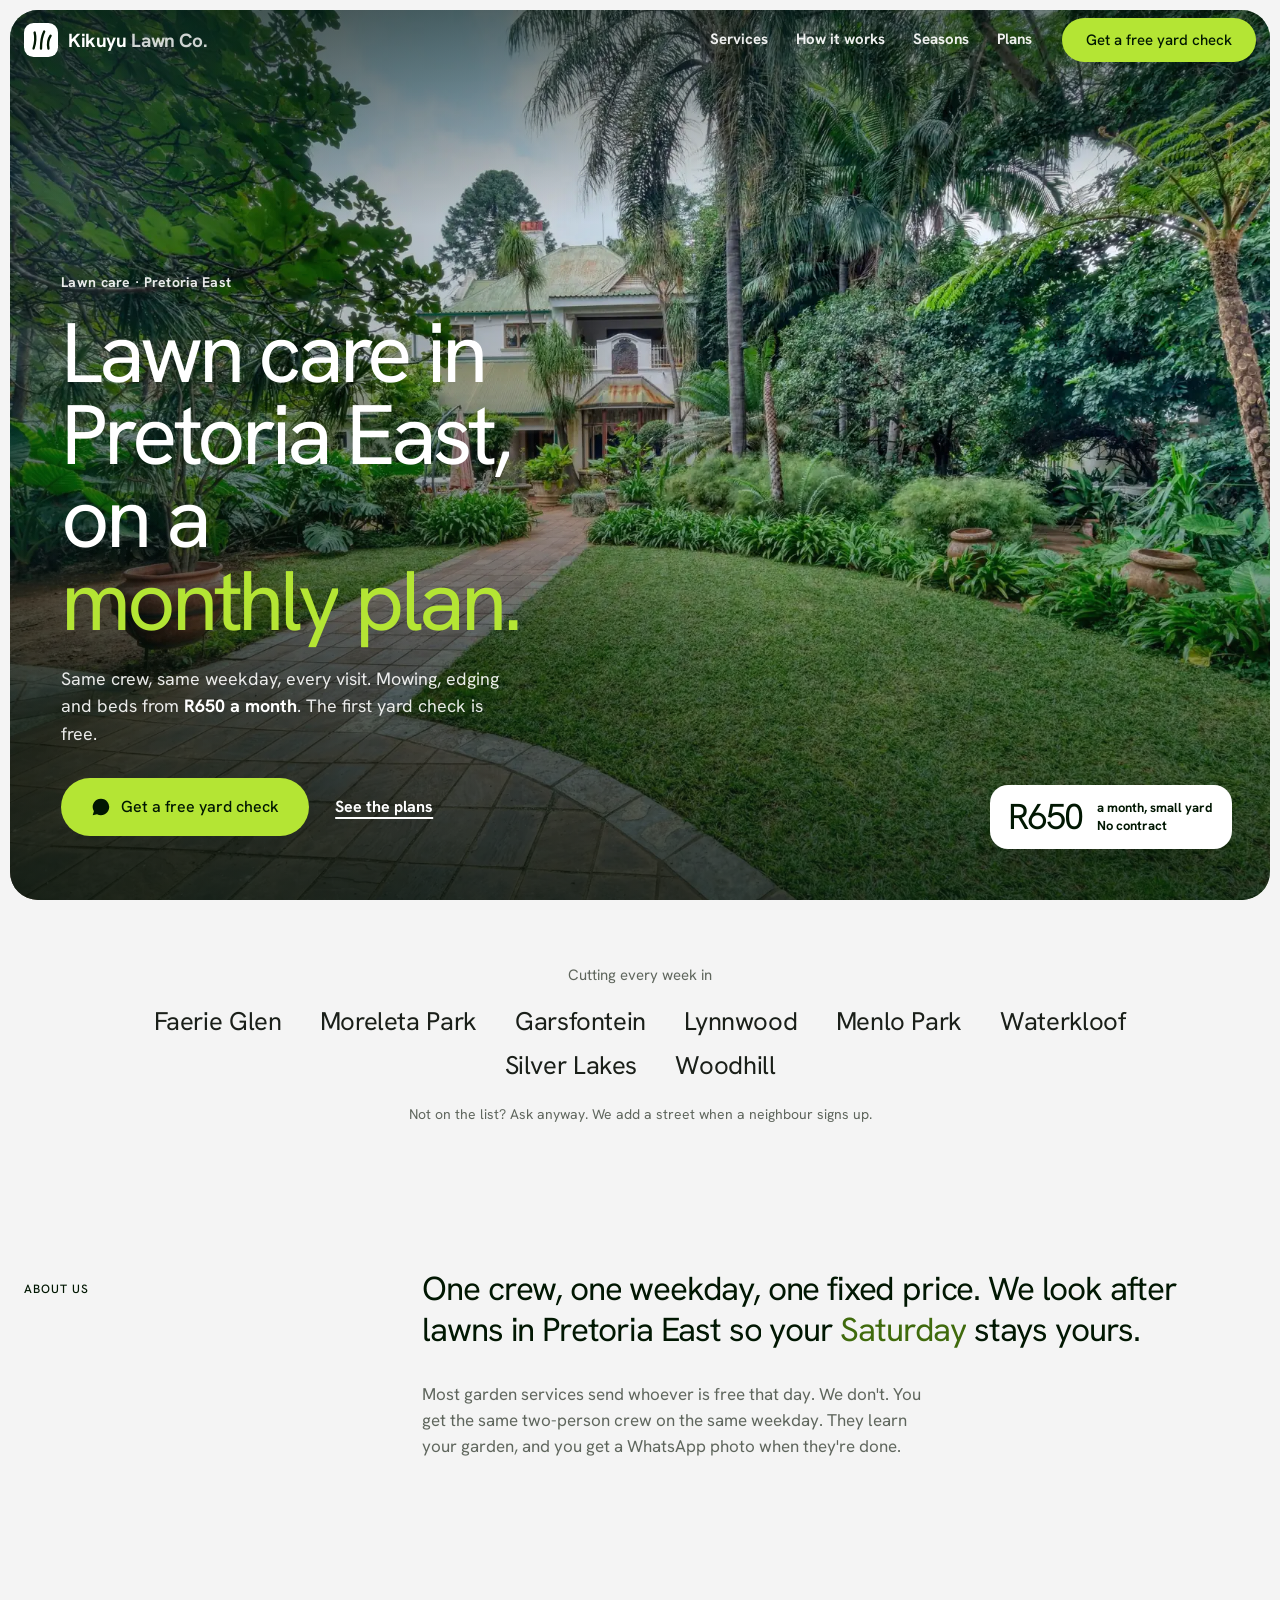
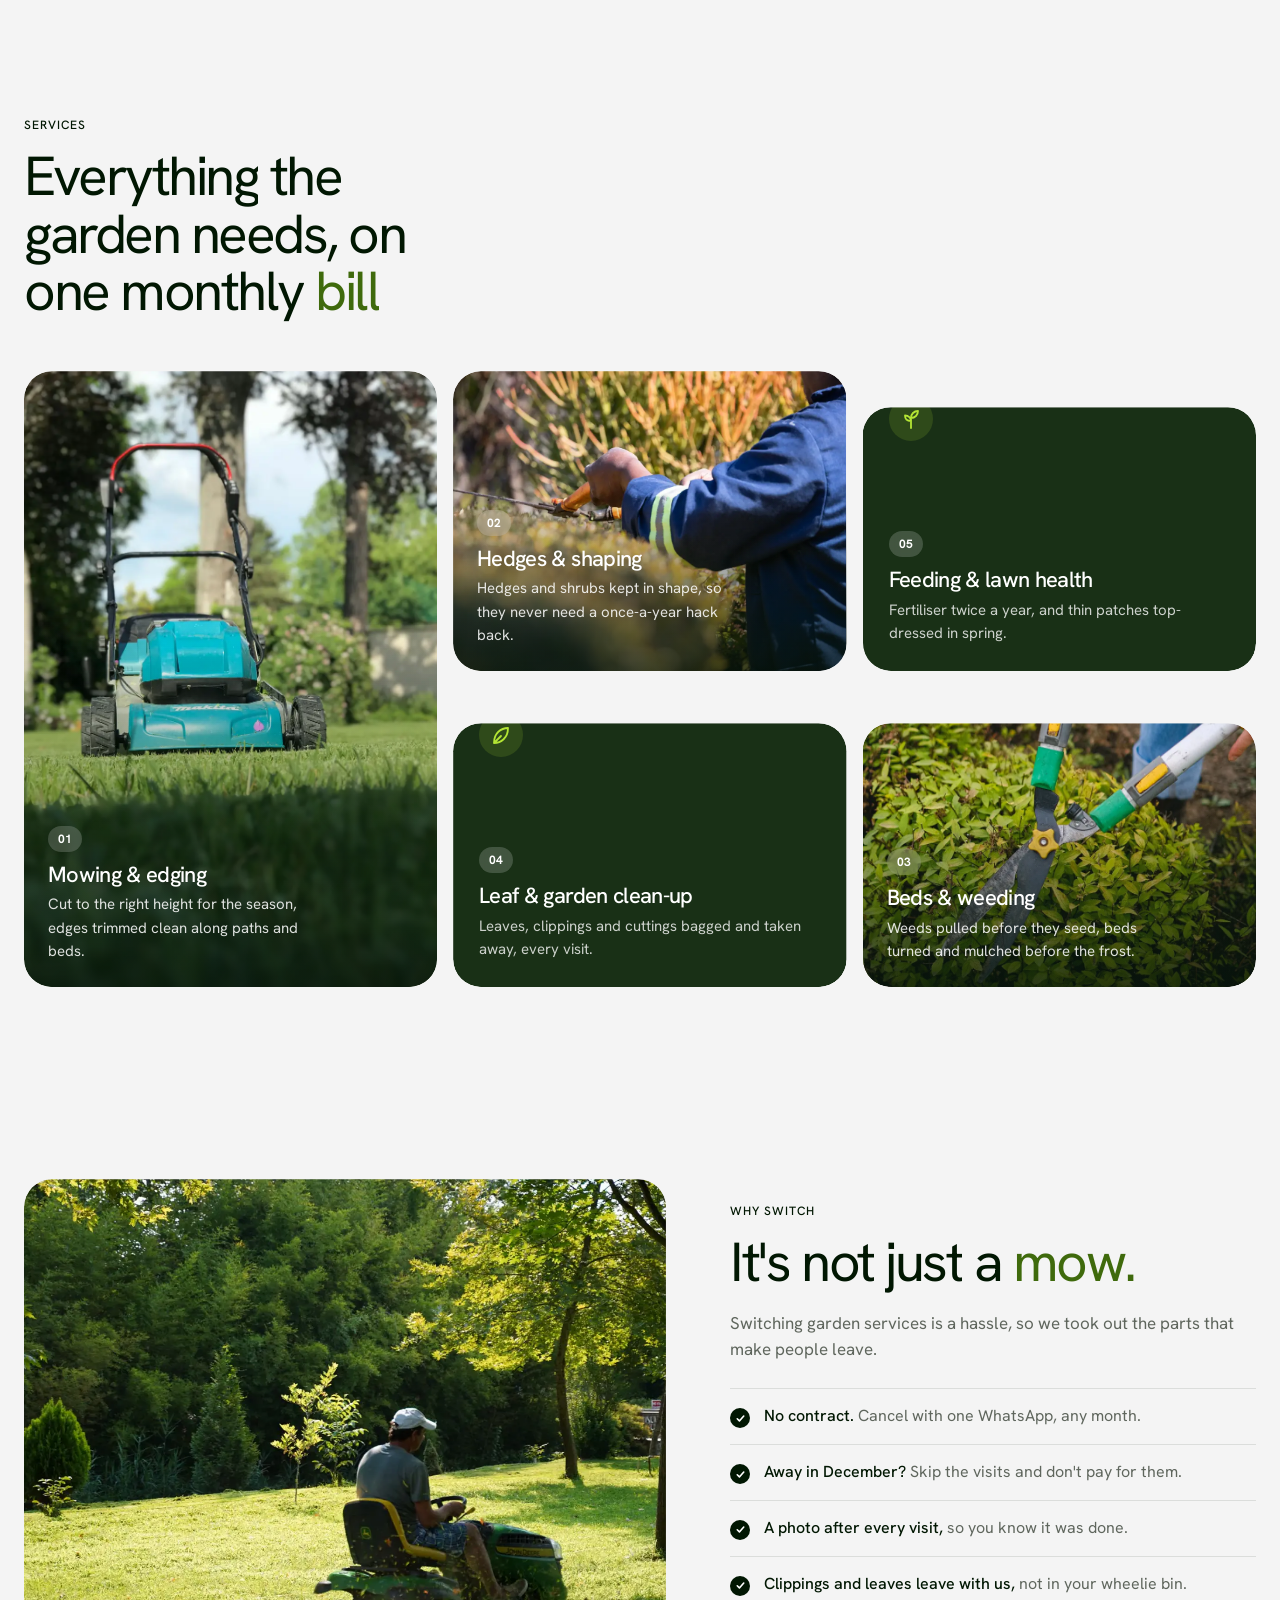
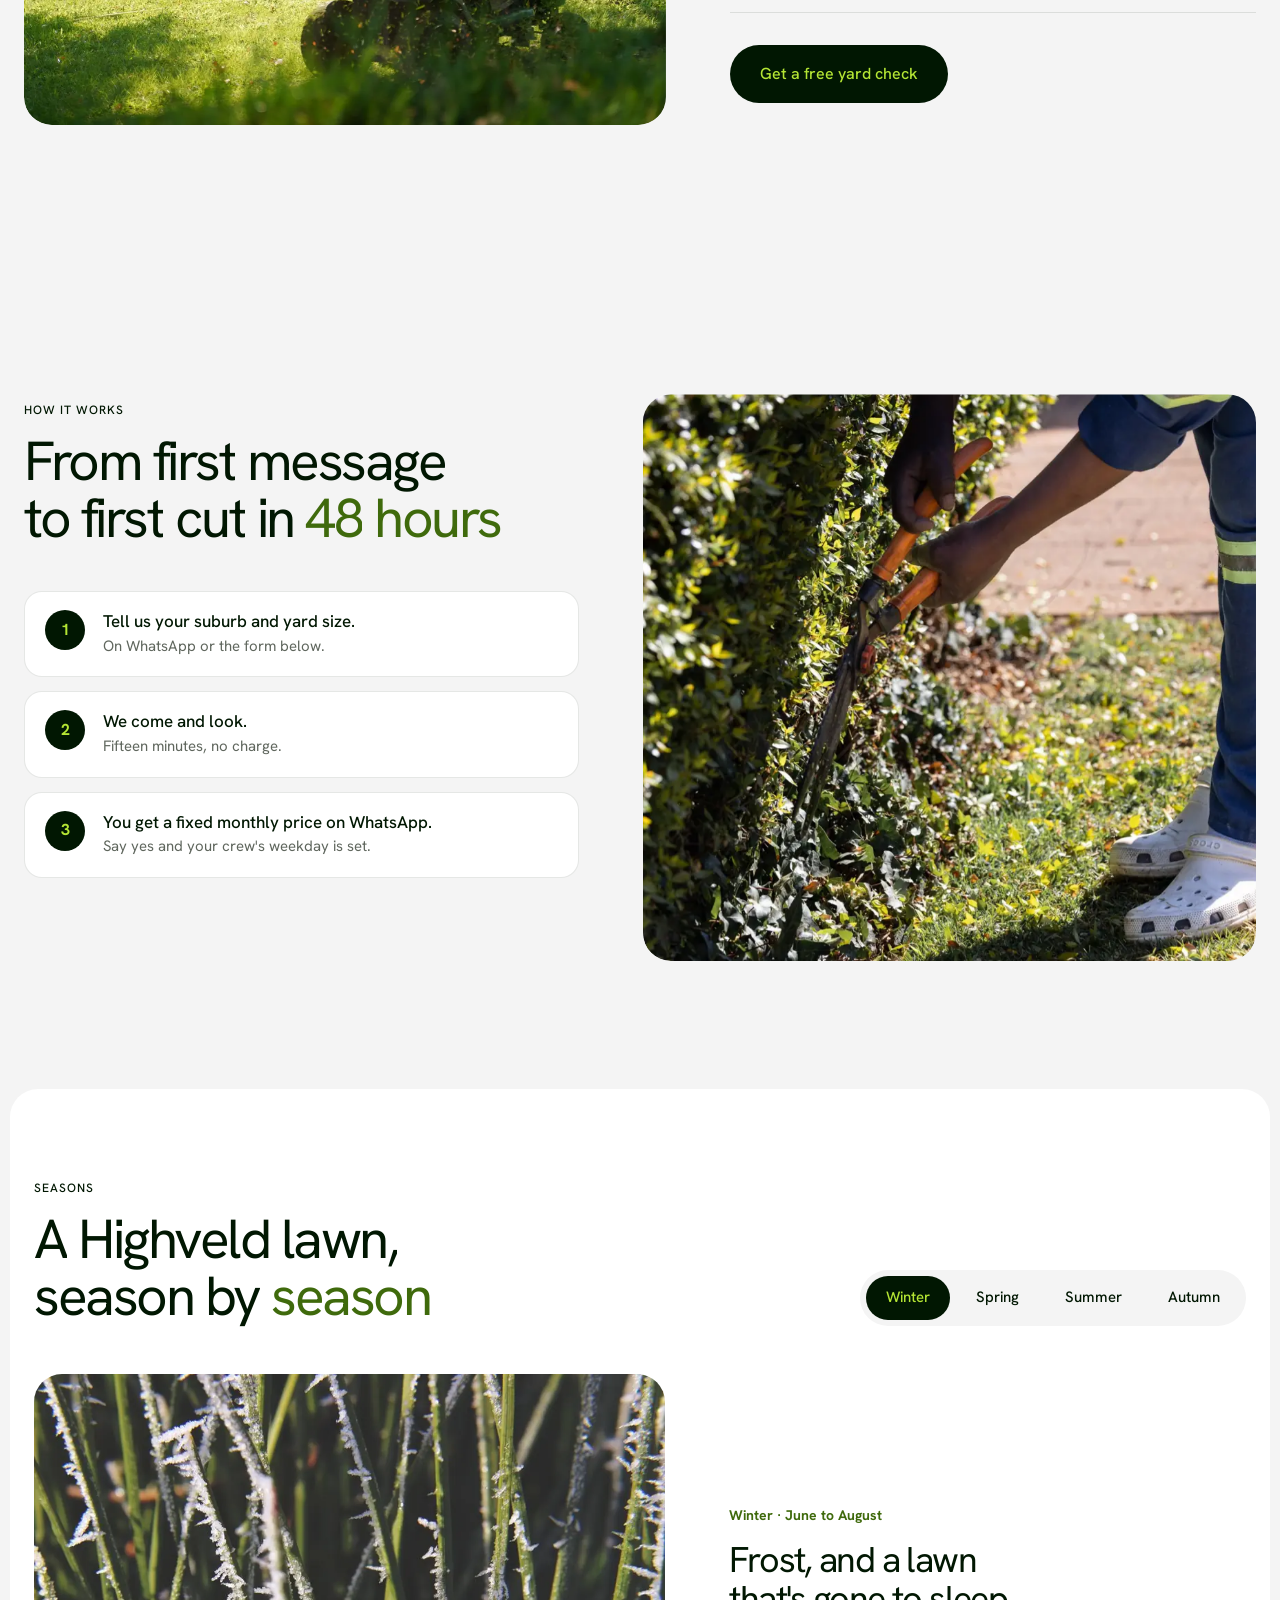
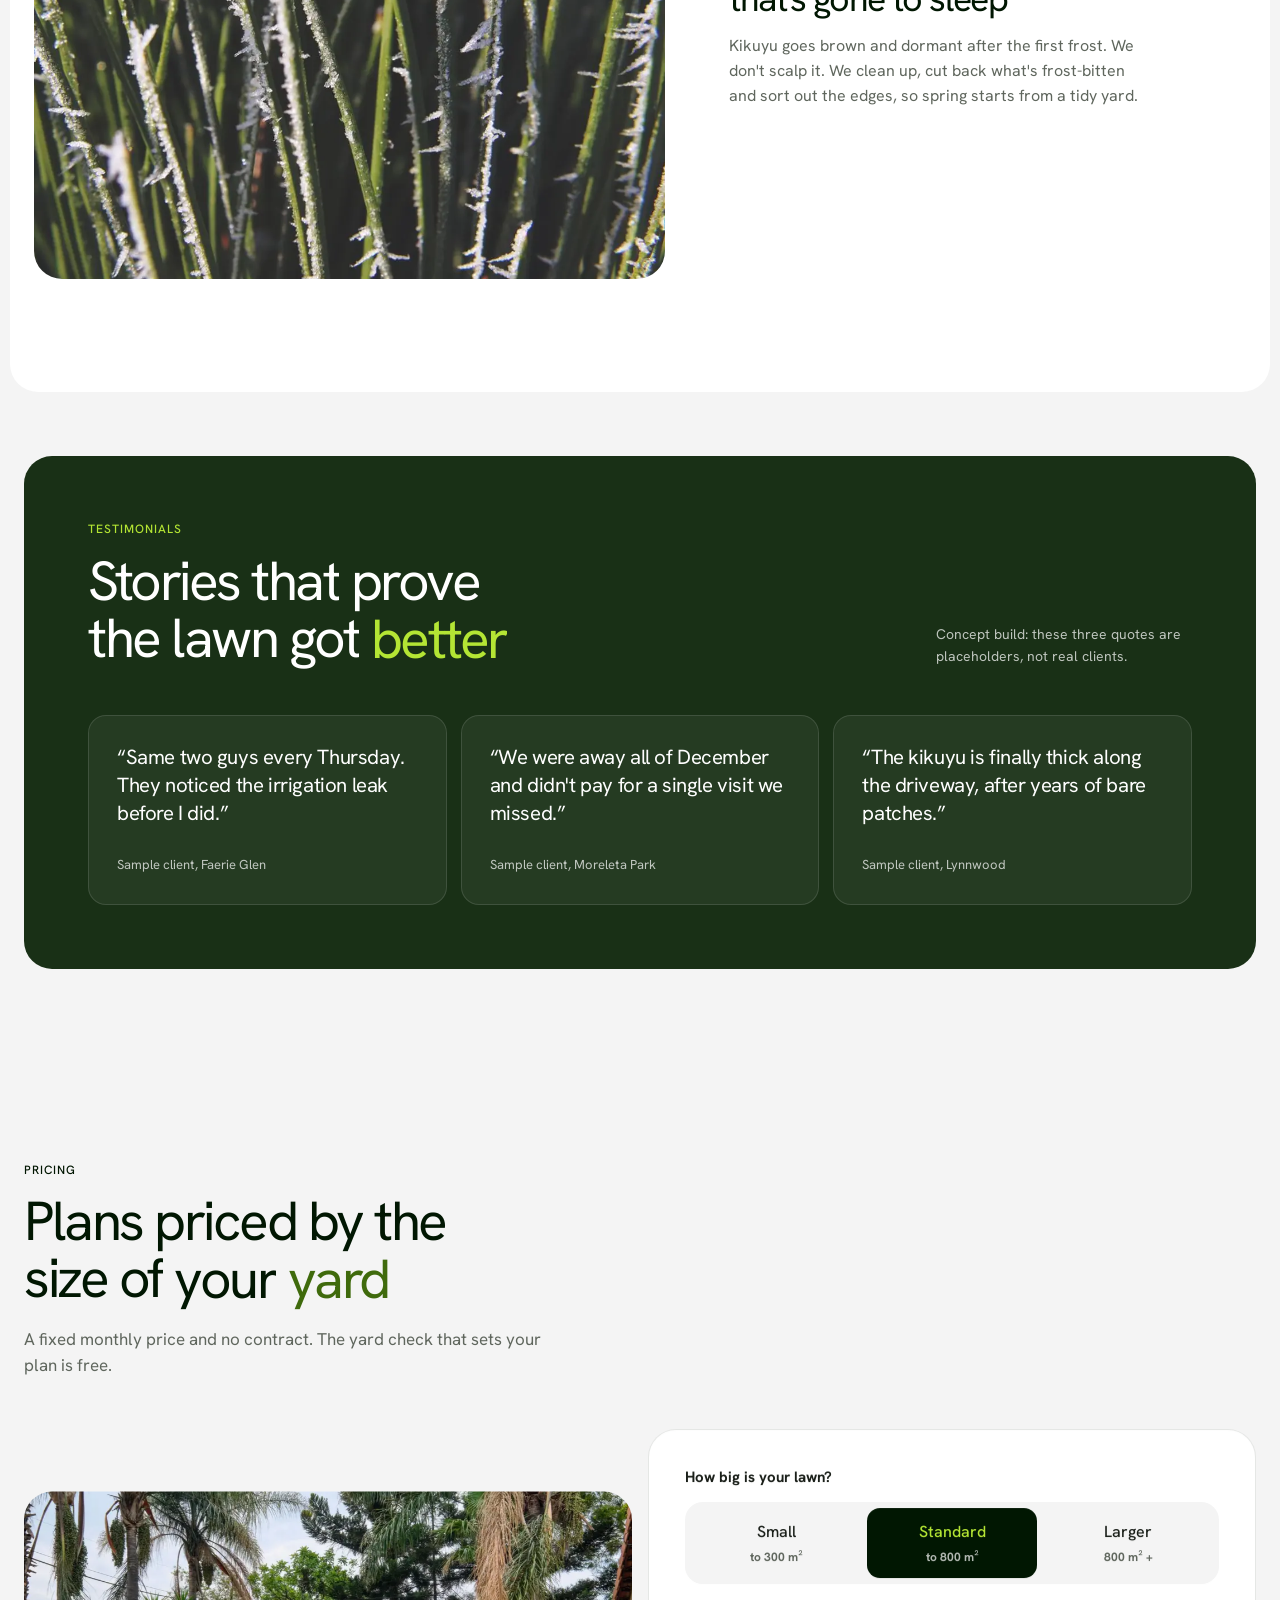
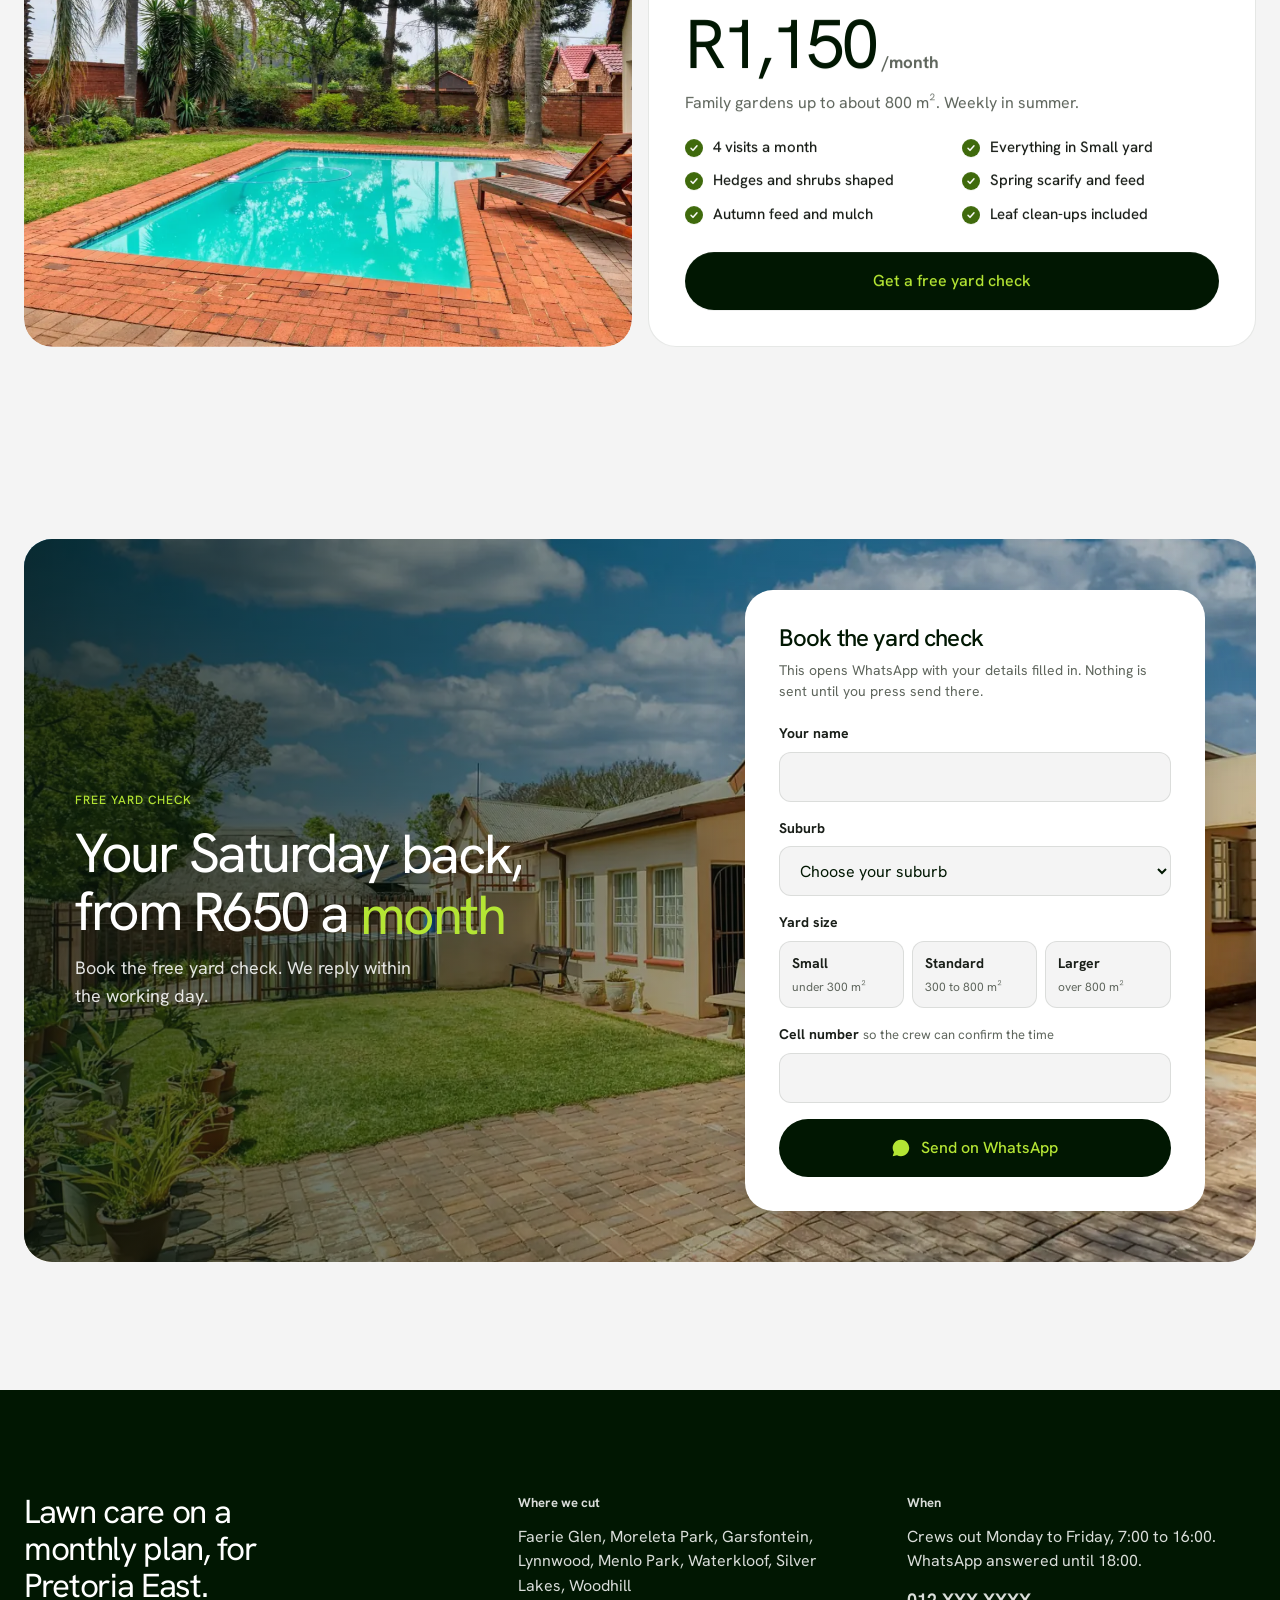
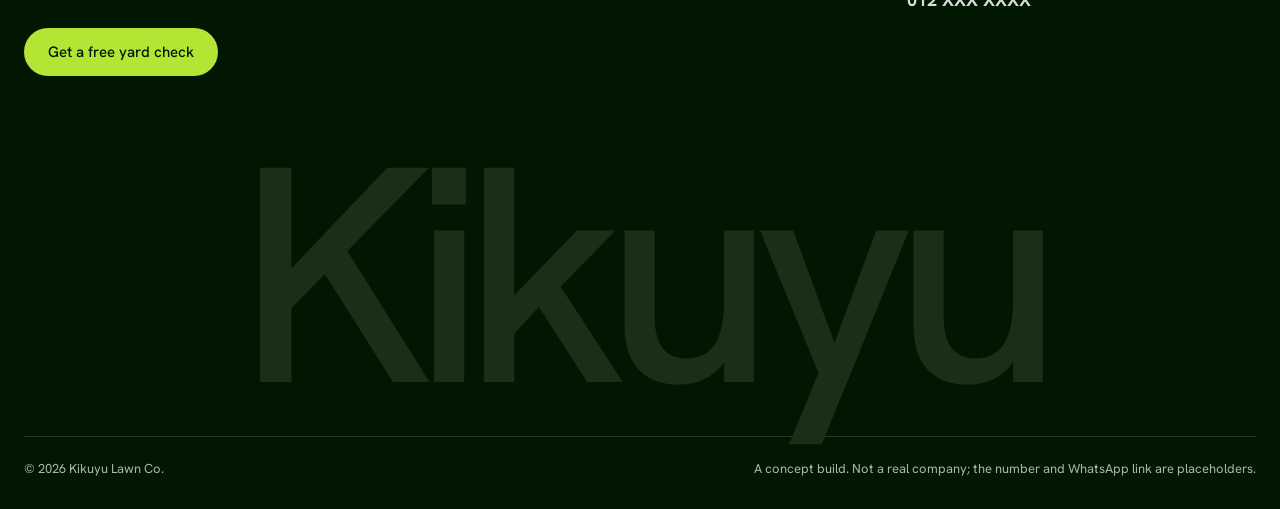
<file: work/kikuyu-lawn/index.html>
<!doctype html>
<html lang="en-ZA">
<head>
<meta charset="utf-8">
<meta name="viewport" content="width=device-width, initial-scale=1">
<title>Kikuyu Lawn Co. | Monthly lawn care in Pretoria East</title>
<meta name="description" content="Lawn care in Pretoria East on a fixed monthly plan. Same crew, same weekday, from R650 a month. The first yard check is free.">
<meta name="theme-color" content="#011702">
<link rel="icon" href="data:image/svg+xml,<svg xmlns='http://www.w3.org/2000/svg' viewBox='0 0 32 32'><rect width='32' height='32' rx='9' fill='%23011702'/><path d='M9 24c2-6 2-11 1-15M16 24c0-7 1-12 3-16M23 24c-1-5 0-9 2-12' fill='none' stroke='%23B4E534' stroke-width='2.2' stroke-linecap='round'/></svg>">
<link rel="preload" href="fonts/hanken-grotesk-latin-400-normal.woff2" as="font" type="font/woff2" crossorigin>
<link rel="preload" href="img/k-hero.webp" as="image" type="image/webp" imagesrcset="img/k-hero-900.webp 900w, img/k-hero.webp 1800w" imagesizes="100vw">
<link rel="stylesheet" href="css/style.css?v=13">
<script>document.documentElement.classList.add('js')</script>
</head>
<body data-wa="27000000000">

<a class="skip" href="#main">Skip to content</a>

<header class="nav" id="nav">
  <div class="nav-in">
    <a class="brand" href="#top" aria-label="Kikuyu Lawn Co., back to top">
      <svg viewBox="0 0 32 32" aria-hidden="true"><rect width="32" height="32" rx="9"/><path d="M9 24c2-6 2-11 1-15M16 24c0-7 1-12 3-16M23 24c-1-5 0-9 2-12"/></svg>
      <span>Kikuyu<span class="brand-co"> Lawn Co.</span></span>
    </a>
    <nav class="nav-links" aria-label="Main">
      <a href="#services">Services</a>
      <a href="#how">How it works</a>
      <a href="#seasons">Seasons</a>
      <a href="#plans">Plans</a>
    </nav>
    <a class="btn btn-white nav-cta" href="#quote" data-wa-msg="Hi Kikuyu, I'd like a free yard check.">Get a free yard check</a>
    <button class="burger" id="burger" aria-expanded="false" aria-controls="sheet" aria-label="Open menu"><span></span><span></span></button>
  </div>
</header>

<div class="sheet" id="sheet" inert>
  <nav aria-label="Mobile">
    <a href="#services">Services</a>
    <a href="#how">How it works</a>
    <a href="#seasons">Seasons</a>
    <a href="#plans">Plans</a>
  </nav>
  <a class="btn btn-ink btn-lg" href="#quote" data-wa-msg="Hi Kikuyu, I'd like a free yard check.">Get a free yard check</a>
</div>

<main id="main">

<section class="hero" id="top">
  <div class="hero-card">
    <img class="hero-img" src="img/k-hero.webp" srcset="img/k-hero-900.webp 900w, img/k-hero.webp 1800w" sizes="100vw"
         width="1800" height="1200" fetchpriority="high"
         alt="A lush Pretoria garden: a wide lawn curving along a paved path, palms and a house behind.">
    <div class="hero-shade" aria-hidden="true"></div>
    <div class="hero-body">
      <p class="hero-tag">Lawn care &middot; Pretoria East</p>
      <h1 class="display" data-split>Lawn care in Pretoria&nbsp;East, on&nbsp;a <em>monthly plan.</em></h1>
      <p class="hero-sub" data-rv>Same crew, same weekday, every visit. Mowing, edging and beds from
        <b>R650 a month</b>. The first yard check is free.</p>
      <div class="hero-ctas" data-rv>
        <a class="btn btn-white btn-lg" href="#quote" data-wa-msg="Hi Kikuyu, I'd like a free yard check.">
          <svg class="wa" viewBox="0 0 24 24" aria-hidden="true"><path d="M12 2a9.9 9.9 0 0 0-8.5 15L2 22l5.2-1.4A9.9 9.9 0 1 0 12 2zm4.6 12.1c-.2-.1-1.4-.7-1.6-.8s-.4-.1-.5.1-.6.8-.7 1-.3.2-.5.1a6.5 6.5 0 0 1-3.2-2.8c-.2-.4.2-.4.6-1.2.1-.2 0-.3 0-.5s-.5-1.3-.7-1.7-.4-.4-.5-.4h-.5a1 1 0 0 0-.7.3 3 3 0 0 0-.9 2.2 5.2 5.2 0 0 0 1.1 2.7 11.8 11.8 0 0 0 4.5 4 5 5 0 0 0 2.3.5 2.7 2.7 0 0 0 1.8-1.3 2.2 2.2 0 0 0 .2-1.3c-.1-.1-.3-.2-.5-.3z"/></svg>
          Get a free yard check</a>
        <a class="link-light" href="#plans">See the plans</a>
      </div>
    </div>
    <a class="hero-price" href="#plans" data-rv>
      <span class="hero-price-n">R650</span>
      <span>a month, small yard<br>No contract</span>
    </a>
  </div>
</section>

<section class="areas" id="areas" aria-labelledby="areas-h">
  <p class="areas-h" id="areas-h">Cutting every week in</p>
  <ul class="areas-list" data-rv>
    <li>Faerie Glen</li><li>Moreleta Park</li><li>Garsfontein</li><li>Lynnwood</li>
    <li>Menlo Park</li><li>Waterkloof</li><li>Silver Lakes</li><li>Woodhill</li>
  </ul>
  <p class="areas-note" data-rv>Not on the list? Ask anyway. We add a street when a neighbour signs up.</p>
</section>

<section class="sec shell about" id="about">
  <p class="label" data-rv>About us</p>
  <div class="about-body">
    <h2 class="statement" data-split>One crew, one weekday, one fixed price. We look after lawns in Pretoria&nbsp;East so your <em>Saturday</em> stays yours.</h2>
    <p class="lead" data-rv>Most garden services send whoever is free that day. We don't. You get the same
      two-person crew on the same weekday. They learn your garden, and you get a WhatsApp photo when they're done.</p>
  </div>
</section>

<section class="sec shell" id="services">
  <p class="label" data-rv>Services</p>
  <h2 class="h2" data-split>Everything the garden needs, on one monthly <em>bill</em></h2>
  <ul class="svc-grid">
    <li class="svc svc-photo svc-tall" data-card>
      <img src="img/k-mower.webp" width="1000" height="1333" loading="lazy" alt="A teal lawn mower on a freshly cut lawn, seen from grass level.">
      <div class="svc-cap"><span class="svc-n">01</span><h3>Mowing &amp; edging</h3><p>Cut to the right height for the season, edges trimmed clean along paths and beds.</p></div>
    </li>
    <li class="svc svc-photo" data-card>
      <img src="img/k-hedge.webp" width="1200" height="801" loading="lazy" alt="A gardener in blue overalls with reflector stripes trimming a hedge with shears.">
      <div class="svc-cap"><span class="svc-n">02</span><h3>Hedges &amp; shaping</h3><p>Hedges and shrubs kept in shape, so they never need a once-a-year hack back.</p></div>
    </li>
    <li class="svc svc-dark" data-card>
      <svg class="svc-ico" viewBox="0 0 24 24" aria-hidden="true"><path d="M12 21V11M12 11c0-4 3-7 7-7 0 4-3 7-7 7zM12 14c0-3-2.5-5.5-6-5.5 0 3.5 2.5 5.5 6 5.5z"/></svg>
      <div><span class="svc-n">05</span><h3>Feeding &amp; lawn health</h3><p>Fertiliser twice a year, and thin patches top-dressed in spring.</p></div>
    </li>
    <li class="svc svc-dark" data-card>
      <svg class="svc-ico" viewBox="0 0 24 24" aria-hidden="true"><path d="M5 20c7 0 14-5 14-15C12 5 5 10 5 20zM5 20l7-7"/></svg>
      <div><span class="svc-n">04</span><h3>Leaf &amp; garden clean-up</h3><p>Leaves, clippings and cuttings bagged and taken away, every visit.</p></div>
    </li>
    <li class="svc svc-photo" data-card>
      <img src="img/k-shears.webp" width="900" height="1350" loading="lazy" alt="Close-up of hedge shears trimming a low green shrub.">
      <div class="svc-cap"><span class="svc-n">03</span><h3>Beds &amp; weeding</h3><p>Weeds pulled before they seed, beds turned and mulched before the frost.</p></div>
    </li>
  </ul>
</section>

<section class="sec-tight shell why">
  <figure class="why-photo" data-card>
    <img src="img/k-rideon.webp" width="1400" height="933" loading="lazy" alt="A man on a ride-on mower cutting a big lawn in dappled shade under trees.">
  </figure>
  <div class="why-txt">
    <p class="label" data-rv>Why switch</p>
    <h2 class="h2" data-split>It's not just a <em>mow.</em></h2>
    <p class="lead" data-rv>Switching garden services is a hassle, so we took out the parts that make people leave.</p>
    <ul class="why-list">
      <li data-rv><b>No contract.</b> Cancel with one WhatsApp, any month.</li>
      <li data-rv><b>Away in December?</b> Skip the visits and don't pay for them.</li>
      <li data-rv><b>A photo after every visit,</b> so you know it was done.</li>
      <li data-rv><b>Clippings and leaves leave with us,</b> not in your wheelie bin.</li>
    </ul>
    <a class="btn btn-ink btn-lg" href="#quote" data-wa-msg="Hi Kikuyu, I'd like a free yard check." data-rv>Get a free yard check</a>
  </div>
</section>

<section class="sec shell how" id="how">
  <div class="how-txt">
    <p class="label" data-rv>How it works</p>
    <h2 class="h2" data-split>From first message to first cut in <em>48 hours</em></h2>
    <ol class="steps">
      <li data-rv><span class="step-n">1</span><div><b>Tell us your suburb and yard size.</b><p>On WhatsApp or the form below.</p></div></li>
      <li data-rv><span class="step-n">2</span><div><b>We come and look.</b><p>Fifteen minutes, no charge.</p></div></li>
      <li data-rv><span class="step-n">3</span><div><b>You get a fixed monthly price on WhatsApp.</b><p>Say yes and your crew's weekday is set.</p></div></li>
    </ol>
  </div>
  <figure class="how-photo" data-card>
    <img src="img/k-crew.webp" width="1400" height="934" loading="lazy" alt="A gardener in blue overalls and reflector stripes shaping a hedge by a driveway.">
  </figure>
</section>

<section class="sec seasons" id="seasons" aria-roledescription="carousel" aria-labelledby="seasonsH">
  <div class="shell">
    <div class="seasons-head">
      <div>
        <p class="label" data-rv>Seasons</p>
        <h2 class="h2" id="seasonsH" data-split>A Highveld lawn, season by <em>season</em></h2>
      </div>
      <div class="season-tabs" role="tablist" aria-label="Seasons">
        <button role="tab" id="st-0" aria-selected="true" aria-controls="season-panel" data-s="0">Winter</button>
        <button role="tab" id="st-1" aria-selected="false" aria-controls="season-panel" data-s="1" tabindex="-1">Spring</button>
        <button role="tab" id="st-2" aria-selected="false" aria-controls="season-panel" data-s="2" tabindex="-1">Summer</button>
        <button role="tab" id="st-3" aria-selected="false" aria-controls="season-panel" data-s="3" tabindex="-1">Autumn</button>
      </div>
    </div>
    <div class="season" id="season-panel" role="tabpanel" aria-labelledby="st-0" aria-live="polite">
      <div class="season-media">
        <img id="seasonImg" src="img/season-winter.webp" width="1100" height="1100" loading="lazy" alt="Frost on blades of grass on a winter morning.">
      </div>
      <div class="season-txt">
        <article class="season-slide on" data-img="img/season-winter.webp" data-alt="Frost on blades of grass on a winter morning.">
          <p class="season-when">Winter &middot; June to August</p>
          <h3>Frost, and a lawn that's gone to sleep</h3>
          <p>Kikuyu goes brown and dormant after the first frost. We don't scalp it. We clean up, cut back what's frost-bitten and sort out the edges, so spring starts from a tidy yard.</p>
        </article>
        <article class="season-slide" data-img="img/season-spring.webp" data-alt="A Pretoria street under a purple canopy of flowering jacaranda trees.">
          <p class="season-when">Spring &middot; September to November</p>
          <h3>When the jacarandas flower, the lawn wakes up</h3>
          <p>This is the month that decides your summer. We scarify the kikuyu, top-dress the thin patches and give it the first feed of the year.</p>
        </article>
        <article class="season-slide" data-img="img/season-summer.webp" data-alt="Raindrops on long green grass blades.">
          <p class="season-when">Summer &middot; December to February</p>
          <h3>Afternoon storms, and growth every single day</h3>
          <p>Highveld rain means the grass never stops. The Standard plan's weekly cut earns its keep here, and we pull the weeds before they seed.</p>
        </article>
        <article class="season-slide" data-img="img/season-autumn.webp" data-alt="Dry leaves lying on a lawn in dappled shade.">
          <p class="season-when">Autumn &middot; March to May</p>
          <h3>Leaves down, lawn slowing, beds put to bed</h3>
          <p>The last feed before winter, leaves cleared every visit, and beds mulched so the roots are ready for the frost.</p>
        </article>
      </div>
    </div>
  </div>
</section>

<section class="sec-tight shell">
  <div class="tst">
    <div class="tst-head">
      <div>
        <p class="label" data-rv>Testimonials</p>
        <h2 class="h2" data-split>Stories that prove the lawn got <em>better</em></h2>
      </div>
      <p class="tst-note" data-rv>Concept build: these three quotes are placeholders, not real clients.</p>
    </div>
    <ul class="tst-grid">
      <li data-rv><blockquote><p>&ldquo;Same two guys every Thursday. They noticed the irrigation leak before I did.&rdquo;</p><footer>Sample client, Faerie Glen</footer></blockquote></li>
      <li data-rv><blockquote><p>&ldquo;We were away all of December and didn't pay for a single visit we missed.&rdquo;</p><footer>Sample client, Moreleta Park</footer></blockquote></li>
      <li data-rv><blockquote><p>&ldquo;The kikuyu is finally thick along the driveway, after years of bare patches.&rdquo;</p><footer>Sample client, Lynnwood</footer></blockquote></li>
    </ul>
  </div>
</section>

<section class="sec shell plans" id="plans" aria-labelledby="plansH">
  <div class="plans-head">
    <p class="label" data-rv>Pricing</p>
    <h2 class="h2" id="plansH" data-split>Plans priced by the size of your <em>yard</em></h2>
    <p class="lead" data-rv>A fixed monthly price and no contract. The yard check that sets your plan is free.</p>
  </div>

  <div class="picker">
    <figure class="picker-photo" data-card>
      <img src="img/k-yard.webp" width="1400" height="933" loading="lazy" alt="A back garden in Pretoria: a green lawn around a blue pool, palms and a face-brick wall.">
    </figure>
    <div class="picker-card" data-rv>
      <fieldset class="picker-seg">
        <legend>How big is your lawn?</legend>
        <div class="picker-opts">
        <label><input type="radio" name="yard" id="y-small" value="small"><span>Small<small>to 300 m&sup2;</small></span></label>
        <label><input type="radio" name="yard" id="y-std" value="standard" checked><span>Standard<small>to 800 m&sup2;</small></span></label>
        <label><input type="radio" name="yard" id="y-big" value="large"><span>Larger<small>800 m&sup2; +</small></span></label>
        </div>
      </fieldset>
      <div class="picker-out" aria-live="polite">
        <div class="pp pp-small">
          <p class="pp-price">R650<small>/month</small></p>
          <p class="pp-for">Townhouses and smaller gardens, up to about 300&nbsp;m&sup2; of lawn</p>
          <ul class="ticks"><li>2 visits a month</li><li>Mowing and edging</li><li>Beds weeded</li><li>Clippings taken away</li><li>Photo after every visit</li><li>Skip a month, don't pay</li></ul>
          <a class="btn btn-ink btn-lg btn-block" href="#quote" data-wa-msg="Hi Kikuyu, I'm interested in the Small yard plan (R650/month). Can you do a free yard check?">Get a free yard check</a>
        </div>
        <div class="pp pp-standard">
          <p class="pp-price">R1,150<small>/month</small></p>
          <p class="pp-for">Family gardens up to about 800&nbsp;m&sup2;. Weekly in summer.</p>
          <ul class="ticks"><li>4 visits a month</li><li>Everything in Small yard</li><li>Hedges and shrubs shaped</li><li>Spring scarify and feed</li><li>Autumn feed and mulch</li><li>Leaf clean-ups included</li></ul>
          <a class="btn btn-ink btn-lg btn-block" href="#quote" data-wa-msg="Hi Kikuyu, I'm interested in the Standard plan (R1,150/month). Can you do a free yard check?">Get a free yard check</a>
        </div>
        <div class="pp pp-large">
          <p class="pp-price pp-price-sm">Priced after the yard check</p>
          <p class="pp-for">Bigger than 800&nbsp;m&sup2;, or an estate? We'll price it after the yard check. Complexes and body corporates welcome.</p>
          <a class="btn btn-ink btn-lg btn-block" href="#quote" data-wa-msg="Hi Kikuyu, I need a custom quote for a larger property.">Ask for a custom quote</a>
        </div>
      </div>
    </div>
  </div>
</section>

<section class="sec-tight shell" id="quote" aria-labelledby="quoteH">
  <div class="quote-card">
    <img class="quote-img" src="img/k-home.webp" width="1400" height="1050" loading="lazy" alt="">
    <div class="quote-shade" aria-hidden="true"></div>
    <div class="quote-txt">
      <p class="label" data-rv>Free yard check</p>
      <h2 class="h2" id="quoteH" data-split>Your Saturday back, from R650 a <em>month</em></h2>
      <p class="quote-sub" data-rv>Book the free yard check. We reply within the working day.</p>
    </div>
    <form class="form" id="quoteForm" novalidate>
      <h3>Book the yard check</h3>
      <p class="form-sub">This opens WhatsApp with your details filled in. Nothing is sent until you press send there.</p>

      <div class="field">
        <label for="f-name">Your name</label>
        <input id="f-name" name="name" autocomplete="name" required>
        <p class="err" id="e-name" aria-live="polite"></p>
      </div>
      <div class="field">
        <label for="f-suburb">Suburb</label>
        <select id="f-suburb" name="suburb" required>
          <option value="">Choose your suburb</option>
          <option>Faerie Glen</option><option>Moreleta Park</option><option>Garsfontein</option><option>Lynnwood</option>
          <option>Menlo Park</option><option>Waterkloof</option><option>Silver Lakes</option><option>Woodhill</option>
          <option value="other">Somewhere else nearby</option>
        </select>
        <p class="err" id="e-suburb" aria-live="polite"></p>
      </div>
      <fieldset class="field">
        <legend>Yard size</legend>
        <div class="seg">
          <label><input type="radio" name="size" value="small"><span>Small<small>under 300 m&sup2;</small></span></label>
          <label><input type="radio" name="size" value="standard"><span>Standard<small>300 to 800 m&sup2;</small></span></label>
          <label><input type="radio" name="size" value="large"><span>Larger<small>over 800 m&sup2;</small></span></label>
        </div>
        <p class="err" id="e-size" aria-live="polite"></p>
      </fieldset>
      <div class="field">
        <label for="f-phone">Cell number <span class="opt">so the crew can confirm the time</span></label>
        <input id="f-phone" name="phone" type="tel" inputmode="tel" autocomplete="tel" required>
        <p class="err" id="e-phone" aria-live="polite"></p>
      </div>

      <button class="btn btn-ink btn-lg btn-block" type="submit">
        <svg class="wa" viewBox="0 0 24 24" aria-hidden="true"><path d="M12 2a9.9 9.9 0 0 0-8.5 15L2 22l5.2-1.4A9.9 9.9 0 1 0 12 2zm4.6 12.1c-.2-.1-1.4-.7-1.6-.8s-.4-.1-.5.1-.6.8-.7 1-.3.2-.5.1a6.5 6.5 0 0 1-3.2-2.8c-.2-.4.2-.4.6-1.2.1-.2 0-.3 0-.5s-.5-1.3-.7-1.7-.4-.4-.5-.4h-.5a1 1 0 0 0-.7.3 3 3 0 0 0-.9 2.2 5.2 5.2 0 0 0 1.1 2.7 11.8 11.8 0 0 0 4.5 4 5 5 0 0 0 2.3.5 2.7 2.7 0 0 0 1.8-1.3 2.2 2.2 0 0 0 .2-1.3c-.1-.1-.3-.2-.5-.3z"/></svg>
        Send on WhatsApp</button>
      <p class="form-done" id="formDone" role="status"></p>
    </form>
  </div>
</section>

</main>

<footer class="foot">
  <div class="shell foot-grid">
    <div>
      <p class="foot-lead">Lawn care on a monthly plan, for Pretoria East.</p>
      <a class="btn btn-white" href="#quote" data-wa-msg="Hi Kikuyu, I'd like a free yard check.">Get a free yard check</a>
    </div>
    <div>
      <p class="foot-h">Where we cut</p>
      <p>Faerie Glen, Moreleta Park, Garsfontein, Lynnwood, Menlo Park, Waterkloof, Silver Lakes, Woodhill</p>
    </div>
    <div>
      <p class="foot-h">When</p>
      <p>Crews out Monday to Friday, 7:00 to 16:00.<br>WhatsApp answered until 18:00.</p>
      <p class="foot-num">012 XXX XXXX</p>
    </div>
  </div>
  <p class="foot-word" aria-hidden="true">Kikuyu</p>
  <div class="shell foot-base">
    <span>&copy; 2026 Kikuyu Lawn Co.</span>
    <span>A concept build. Not a real company; the number and WhatsApp link are placeholders.</span>
  </div>
</footer>

<a class="sticky-wa" id="stickyWa" href="#quote" data-wa-msg="Hi Kikuyu, I'd like a free yard check." aria-hidden="true" tabindex="-1">
  <svg class="wa" viewBox="0 0 24 24" aria-hidden="true"><path d="M12 2a9.9 9.9 0 0 0-8.5 15L2 22l5.2-1.4A9.9 9.9 0 1 0 12 2zm4.6 12.1c-.2-.1-1.4-.7-1.6-.8s-.4-.1-.5.1-.6.8-.7 1-.3.2-.5.1a6.5 6.5 0 0 1-3.2-2.8c-.2-.4.2-.4.6-1.2.1-.2 0-.3 0-.5s-.5-1.3-.7-1.7-.4-.4-.5-.4h-.5a1 1 0 0 0-.7.3 3 3 0 0 0-.9 2.2 5.2 5.2 0 0 0 1.1 2.7 11.8 11.8 0 0 0 4.5 4 5 5 0 0 0 2.3.5 2.7 2.7 0 0 0 1.8-1.3 2.2 2.2 0 0 0 .2-1.3c-.1-.1-.3-.2-.5-.3z"/></svg>
  Get a free yard check</a>

<script src="vendor/gsap.min.js" defer></script>
<script src="vendor/ScrollTrigger.min.js" defer></script>
<script src="vendor/lenis.min.js" defer></script>
<script src="js/main.js?v=8" defer></script>
<script type="module" src="js/form.js"></script>
</body>
</html>
</file>
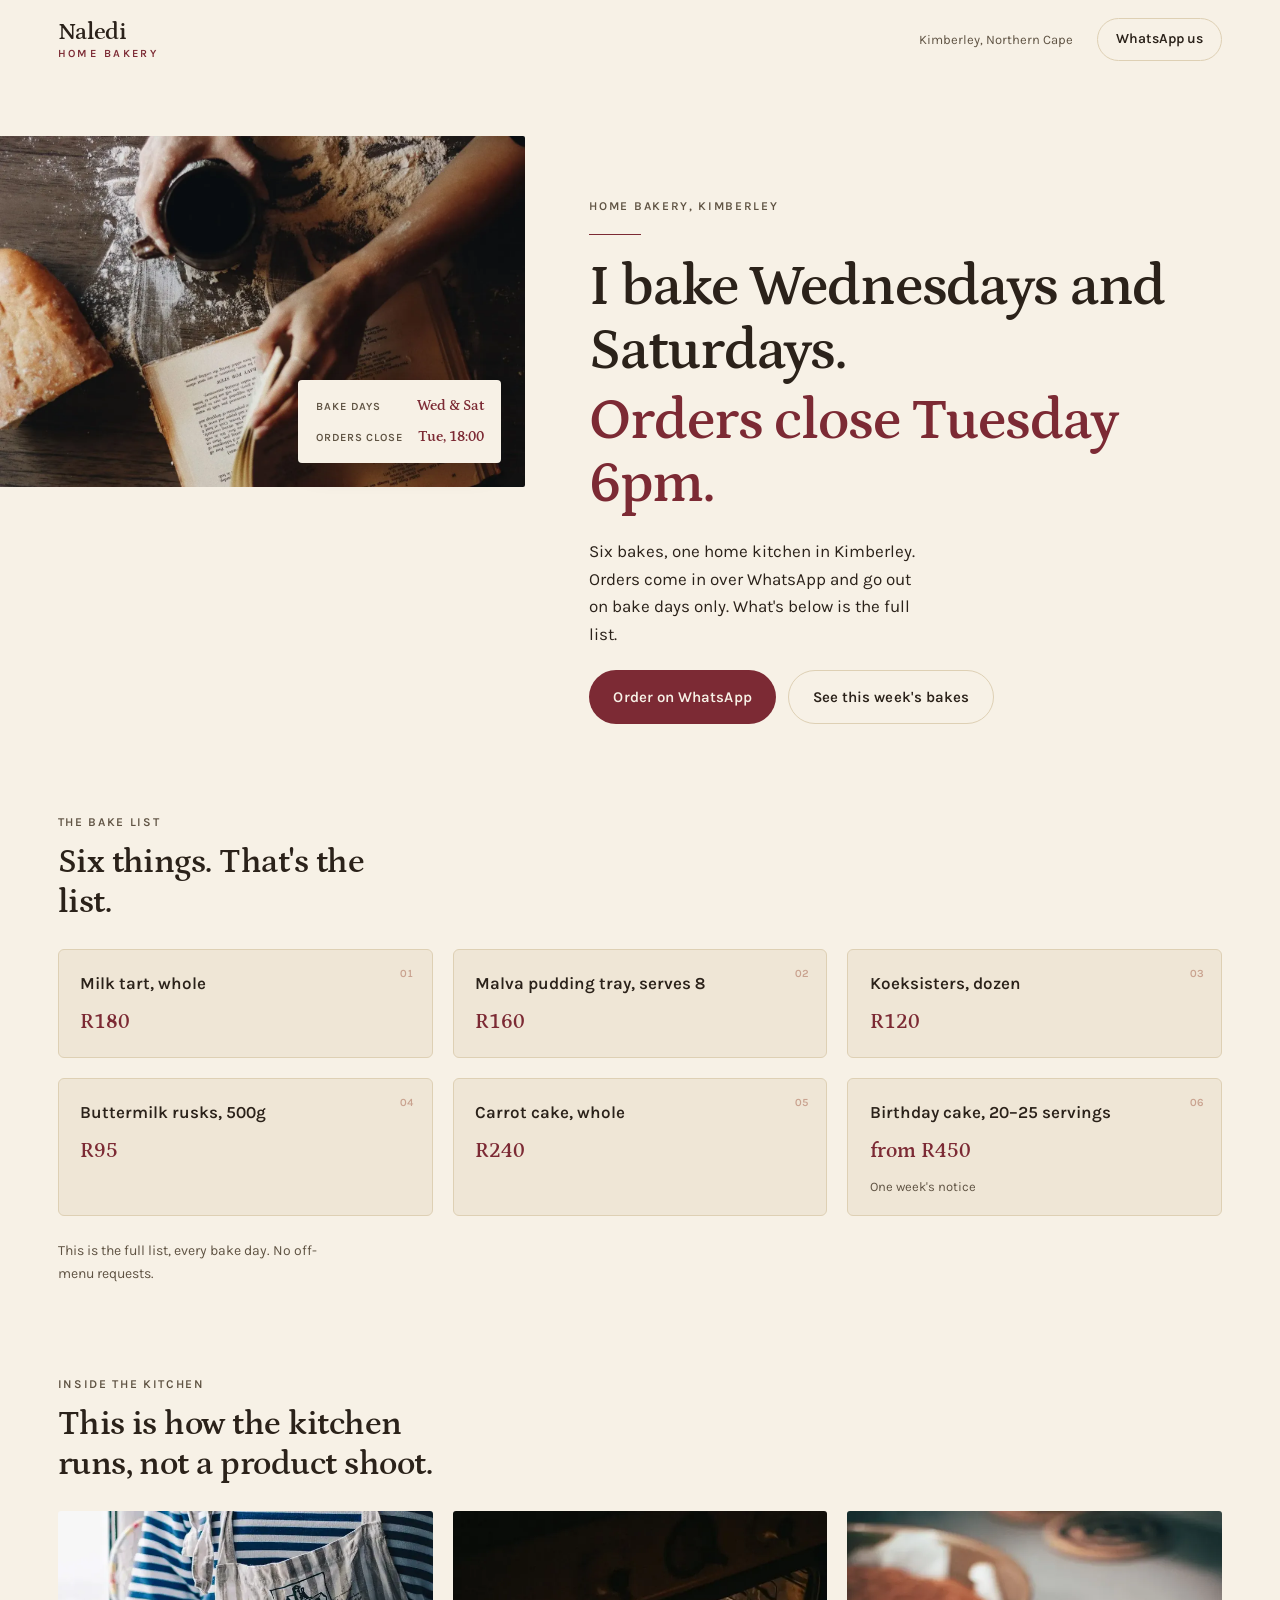
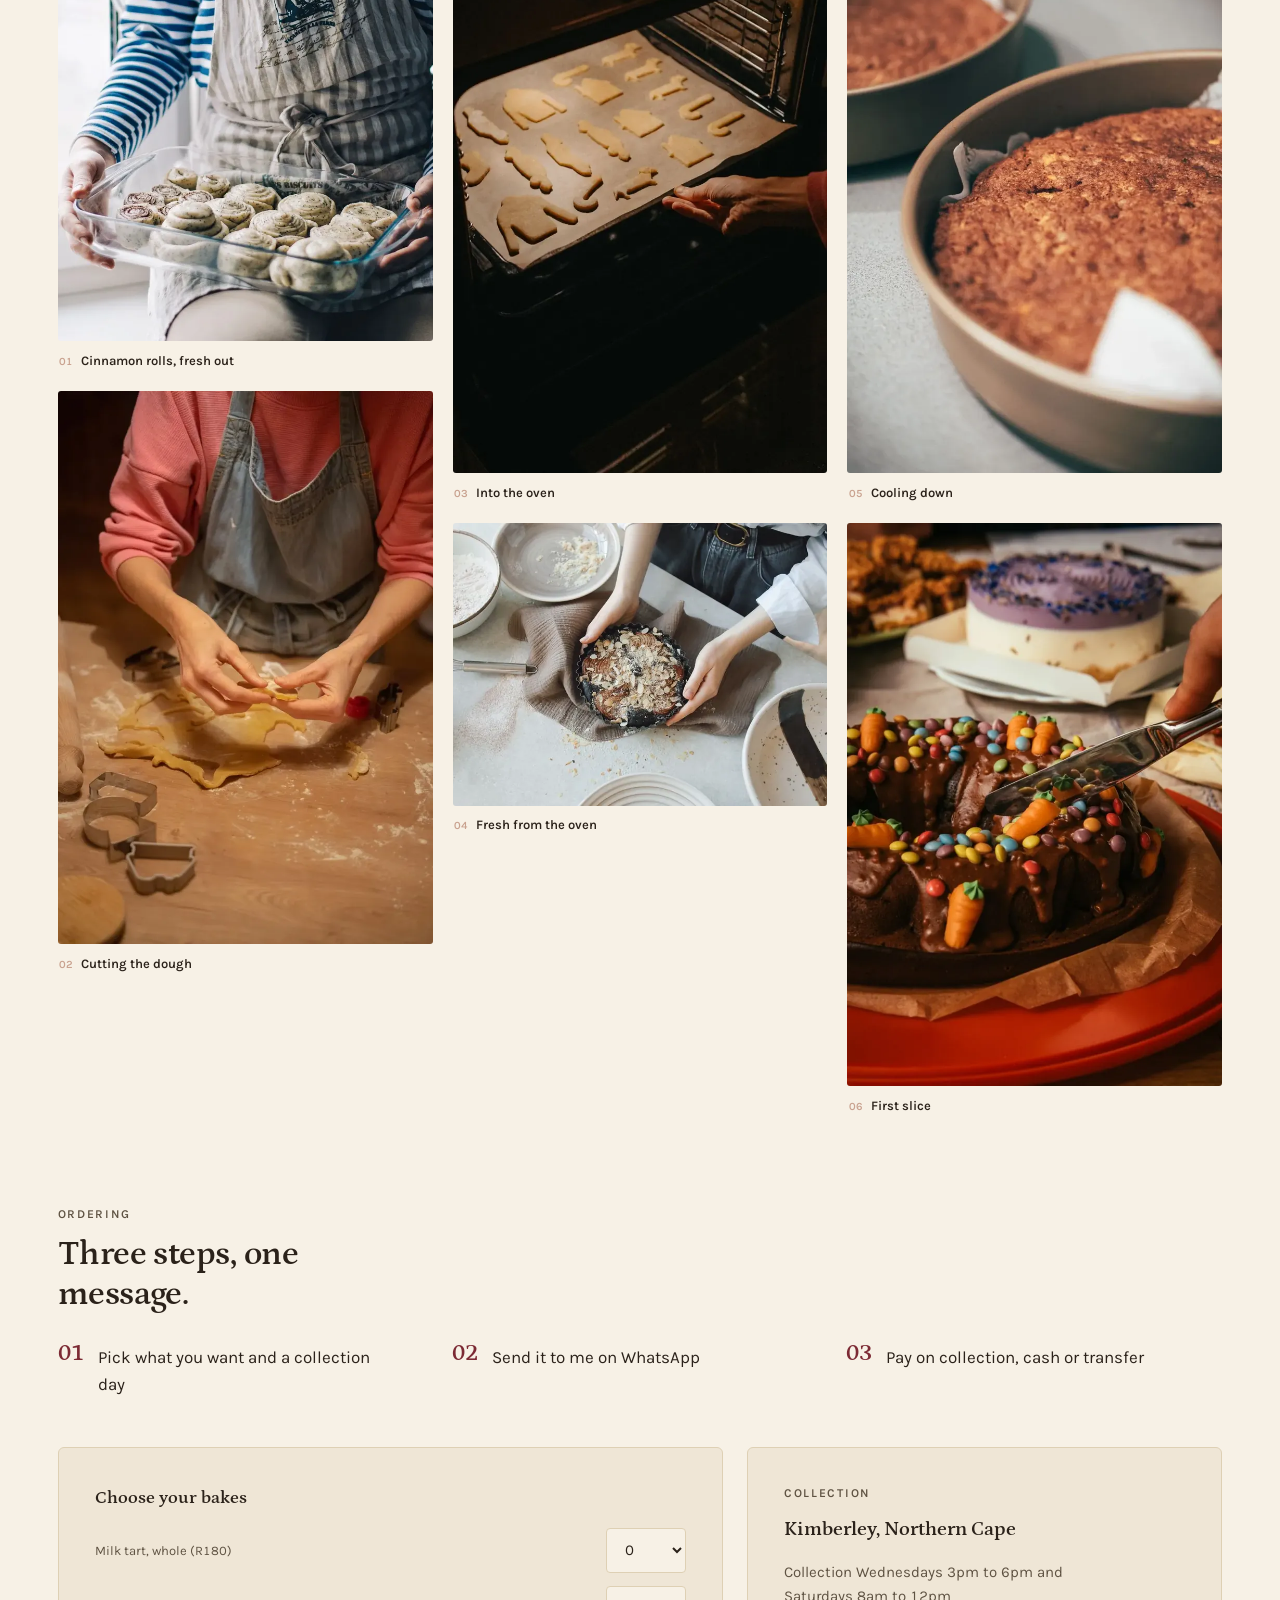
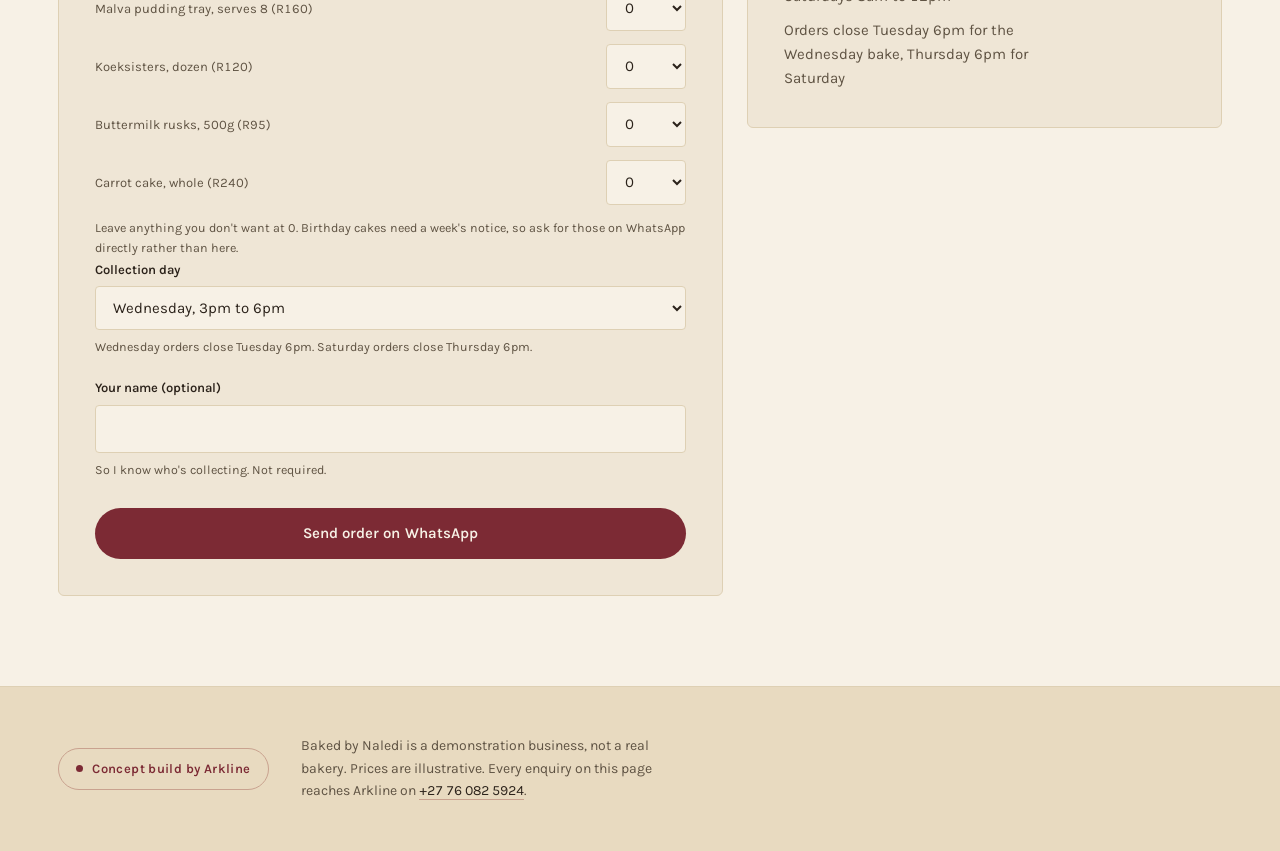
<file: work/naledi/index.html>
<!doctype html>
<html lang="en-ZA">
<head>
<meta charset="utf-8">
<meta name="viewport" content="width=device-width,initial-scale=1">
<title>Baked by Naledi, home bakery in Kimberley, Northern Cape</title>
<meta name="description" content="Home bakery in Kimberley, Northern Cape. Six bakes, WhatsApp ordering only, orders close Tuesday 6pm for Wednesday and Saturday collection.">
<meta name="theme-color" content="#F7F1E6">
<link rel="icon" href="favicon.svg" type="image/svg+xml">

<script>document.documentElement.classList.add('js')</script>

<style>
/* Self-hosted, latin subset, SIL OFL. No CDN — the page works offline. */
@font-face{
  font-family:"Petrona";
  src:url("fonts/petrona-latin-600-normal.woff2") format("woff2");
  font-weight:600;font-style:normal;font-display:swap;
}
@font-face{
  font-family:"Karla";
  src:url("fonts/karla-latin-400-normal.woff2") format("woff2");
  font-weight:400;font-style:normal;font-display:swap;
}
@font-face{
  font-family:"Karla";
  src:url("fonts/karla-latin-600-normal.woff2") format("woff2");
  font-weight:600;font-style:normal;font-display:swap;
}
</style>
<link rel="stylesheet" href="css/style.css">
</head>

<body>
<a class="skip" href="#main">Skip to content</a>

<header class="site-head" data-site-header>
  <div class="mark">
    <span class="mark__name" data-check-contrast="wordmark">Naledi</span>
    <span class="mark__sub" data-check-contrast="wordmark-sub">Home Bakery</span>
  </div>
  <p class="head__where" data-check-contrast="head-where">Kimberley, Northern Cape</p>
  <a class="btn btn--ghost btn--sm"
     href="https://wa.me/27760825924?text=Hi%20Naledi%2C%20I%27d%20like%20to%20place%20an%20order."
     data-check-contrast="header-cta">WhatsApp us</a>
</header>

<main id="main">
  <section class="hero">
    <figure class="hero__fig">
      <img class="rv" src="img/hero.webp" width="1400" height="934"
           alt="Hands resting beside a coffee cup and an open recipe book on a flour-dusted kitchen table."
           fetchpriority="high" decoding="async">
      <div class="stamp rv" style="--d:260ms">
        <p class="stamp__row">
          <span class="stamp__k" data-check-contrast="stamp-days-k">Bake days</span>
          <span class="stamp__v" data-check-contrast="stamp-days-v">Wed &amp; Sat</span>
        </p>
        <p class="stamp__row">
          <span class="stamp__k" data-check-contrast="stamp-close-k">Orders close</span>
          <span class="stamp__v" data-check-contrast="stamp-close-v">Tue, 18:00</span>
        </p>
      </div>
    </figure>

    <div class="hero__text">
      <p class="eyebrow rv" data-check-contrast="hero-eyebrow">Home bakery, Kimberley</p>
      <hr class="hero__rule rv" style="--d:80ms">

      <h1 class="hero__h rv" style="--d:120ms" data-check-contrast="hero-heading"><span
        class="l">I bake Wednesdays and Saturdays.</span><span
        class="l" data-check-contrast="hero-heading-accent">Orders close Tuesday 6pm.</span></h1>

      <p class="hero__p rv" style="--d:220ms" data-check-contrast="hero-body">
        Six bakes, one home kitchen in Kimberley. Orders come in over
        WhatsApp and go out on bake days only. What's below is the full
        list.
      </p>

      <div class="hero__cta rv" style="--d:380ms">
        <a class="btn btn--solid"
           href="https://wa.me/27760825924?text=Hi%20Naledi%2C%20I%27d%20like%20to%20order%20for%20the%20next%20bake%20day."
           data-check-contrast="cta-primary">Order on WhatsApp</a>
        <a class="btn btn--ghost" href="#bakes" data-check-contrast="cta-secondary">See this week's bakes</a>
      </div>
    </div>
  </section>

  <section class="bakes" id="bakes">
    <div class="bakes__head">
      <p class="eyebrow rv" data-check-contrast="bakes-eyebrow">The bake list</p>
      <h2 class="bakes__h rv" data-check-contrast="bakes-heading">Six things. That's the list.</h2>
    </div>

    <ul class="bake-grid">
      <li class="bake rv" style="--d:0ms">
        <span class="bake__n" aria-hidden="true">01</span>
        <span class="bake__name" data-check-contrast="bake-name-01">Milk tart, whole</span>
        <span class="bake__price" data-check-contrast="bake-price-01">R180</span>
      </li>
      <li class="bake rv" style="--d:40ms">
        <span class="bake__n" aria-hidden="true">02</span>
        <span class="bake__name" data-check-contrast="bake-name-02">Malva pudding tray, serves 8</span>
        <span class="bake__price" data-check-contrast="bake-price-02">R160</span>
      </li>
      <li class="bake rv" style="--d:80ms">
        <span class="bake__n" aria-hidden="true">03</span>
        <span class="bake__name" data-check-contrast="bake-name-03">Koeksisters, dozen</span>
        <span class="bake__price" data-check-contrast="bake-price-03">R120</span>
      </li>
      <li class="bake rv" style="--d:120ms">
        <span class="bake__n" aria-hidden="true">04</span>
        <span class="bake__name" data-check-contrast="bake-name-04">Buttermilk rusks, 500g</span>
        <span class="bake__price" data-check-contrast="bake-price-04">R95</span>
      </li>
      <li class="bake rv" style="--d:160ms">
        <span class="bake__n" aria-hidden="true">05</span>
        <span class="bake__name" data-check-contrast="bake-name-05">Carrot cake, whole</span>
        <span class="bake__price" data-check-contrast="bake-price-05">R240</span>
      </li>
      <li class="bake rv" style="--d:200ms">
        <span class="bake__n" aria-hidden="true">06</span>
        <span class="bake__name" data-check-contrast="bake-name-06">Birthday cake, 20&ndash;25 servings</span>
        <span class="bake__price" data-check-contrast="bake-price-06">from R450</span>
        <span class="bake__meta" data-check-contrast="bake-meta-06">One week's notice</span>
      </li>
    </ul>

    <p class="bakes__note rv" data-check-contrast="bakes-note">
      This is the full list, every bake day. No off-menu requests.
    </p>
  </section>

  <section class="gallery-sec" id="kitchen">
    <div class="gallery-sec__head">
      <p class="eyebrow rv" data-check-contrast="gallery-eyebrow">Inside the kitchen</p>
      <h2 class="gallery-sec__h rv" data-check-contrast="gallery-heading">
        This is how the kitchen runs, not a product shoot.
      </h2>
    </div>

    <div class="gallery">
      <figure class="tile rv" style="--d:0ms">
        <img src="img/work-01.webp" width="720" height="826" loading="lazy" decoding="async"
             alt="A tray of fresh cinnamon rolls held up beside a window.">
        <figcaption class="tile__cap">
          <span class="tile__n" aria-hidden="true">01</span>
          <span class="tile__label" data-check-contrast="tile-label-01">Cinnamon rolls, fresh out</span>
        </figcaption>
      </figure>
      <figure class="tile rv" style="--d:40ms">
        <img src="img/work-02.webp" width="720" height="1062" loading="lazy" decoding="async"
             alt="Cutting shapes out of rolled dough with cookie cutters.">
        <figcaption class="tile__cap">
          <span class="tile__n" aria-hidden="true">02</span>
          <span class="tile__label" data-check-contrast="tile-label-02">Cutting the dough</span>
        </figcaption>
      </figure>
      <figure class="tile rv" style="--d:80ms">
        <img src="img/work-03.webp" width="720" height="1080" loading="lazy" decoding="async"
             alt="A hand sliding a tray of cut cookies into the oven.">
        <figcaption class="tile__cap">
          <span class="tile__n" aria-hidden="true">03</span>
          <span class="tile__label" data-check-contrast="tile-label-03">Into the oven</span>
        </figcaption>
      </figure>
      <figure class="tile rv" style="--d:120ms">
        <img src="img/work-04.webp" width="720" height="542" loading="lazy" decoding="async"
             alt="A freshly baked almond cake, turned out and held up in the kitchen.">
        <figcaption class="tile__cap">
          <span class="tile__n" aria-hidden="true">04</span>
          <span class="tile__label" data-check-contrast="tile-label-04">Fresh from the oven</span>
        </figcaption>
      </figure>
      <figure class="tile rv" style="--d:160ms">
        <img src="img/work-05.webp" width="720" height="1080" loading="lazy" decoding="async"
             alt="A homemade cake cooling in its round baking pan.">
        <figcaption class="tile__cap">
          <span class="tile__n" aria-hidden="true">05</span>
          <span class="tile__label" data-check-contrast="tile-label-05">Cooling down</span>
        </figcaption>
      </figure>
      <figure class="tile rv" style="--d:200ms">
        <img src="img/work-06.webp" width="720" height="1080" loading="lazy" decoding="async"
             alt="A chocolate cake decorated with colourful sweets, cut into a first slice.">
        <figcaption class="tile__cap">
          <span class="tile__n" aria-hidden="true">06</span>
          <span class="tile__label" data-check-contrast="tile-label-06">First slice</span>
        </figcaption>
      </figure>
    </div>
  </section>

  <section class="order-sec" id="order-info">
    <div class="order-sec__head">
      <p class="eyebrow rv" data-check-contrast="order-eyebrow">Ordering</p>
      <h2 class="order-sec__h rv" id="order-heading" data-check-contrast="order-heading">Three steps, one message.</h2>
    </div>

    <ol class="steps">
      <li class="step rv" style="--d:0ms">
        <span class="step__n" aria-hidden="true">01</span>
        <p data-check-contrast="step-01">Pick what you want and a collection day</p>
      </li>
      <li class="step rv" style="--d:40ms">
        <span class="step__n" aria-hidden="true">02</span>
        <p data-check-contrast="step-02">Send it to me on WhatsApp</p>
      </li>
      <li class="step rv" style="--d:80ms">
        <span class="step__n" aria-hidden="true">03</span>
        <p data-check-contrast="step-03">Pay on collection, cash or transfer</p>
      </li>
    </ol>

    <div class="order-sec__grid">
      <form id="order" class="order-form" aria-labelledby="order-heading">
        <fieldset class="order-form__items">
          <legend data-check-contrast="order-legend">Choose your bakes</legend>

          <div class="field field--item">
            <label for="qty-milktart" data-check-contrast="qty-label-01">Milk tart, whole (R180)</label>
            <select id="qty-milktart" name="qty-milktart" data-item="Milk tart, whole" data-price="180">
              <option value="0" selected>0</option>
              <option value="1">1</option>
              <option value="2">2</option>
              <option value="3">3</option>
              <option value="4">4</option>
              <option value="5">5</option>
            </select>
          </div>
          <div class="field field--item">
            <label for="qty-malva" data-check-contrast="qty-label-02">Malva pudding tray, serves 8 (R160)</label>
            <select id="qty-malva" name="qty-malva" data-item="Malva pudding tray, serves 8" data-price="160">
              <option value="0" selected>0</option>
              <option value="1">1</option>
              <option value="2">2</option>
              <option value="3">3</option>
              <option value="4">4</option>
              <option value="5">5</option>
            </select>
          </div>
          <div class="field field--item">
            <label for="qty-koeksisters" data-check-contrast="qty-label-03">Koeksisters, dozen (R120)</label>
            <select id="qty-koeksisters" name="qty-koeksisters" data-item="Koeksisters, dozen" data-price="120">
              <option value="0" selected>0</option>
              <option value="1">1</option>
              <option value="2">2</option>
              <option value="3">3</option>
              <option value="4">4</option>
              <option value="5">5</option>
            </select>
          </div>
          <div class="field field--item">
            <label for="qty-rusks" data-check-contrast="qty-label-04">Buttermilk rusks, 500g (R95)</label>
            <select id="qty-rusks" name="qty-rusks" data-item="Buttermilk rusks, 500g" data-price="95">
              <option value="0" selected>0</option>
              <option value="1">1</option>
              <option value="2">2</option>
              <option value="3">3</option>
              <option value="4">4</option>
              <option value="5">5</option>
            </select>
          </div>
          <div class="field field--item">
            <label for="qty-carrotcake" data-check-contrast="qty-label-05">Carrot cake, whole (R240)</label>
            <select id="qty-carrotcake" name="qty-carrotcake" data-item="Carrot cake, whole" data-price="240">
              <option value="0" selected>0</option>
              <option value="1">1</option>
              <option value="2">2</option>
              <option value="3">3</option>
              <option value="4">4</option>
              <option value="5">5</option>
            </select>
          </div>

          <p class="hint" data-check-contrast="order-hint-items">
            Leave anything you don't want at 0. Birthday cakes need a week's
            notice, so ask for those on WhatsApp directly rather than here.
          </p>
        </fieldset>

        <div class="field">
          <label for="slot" data-check-contrast="slot-label">Collection day</label>
          <select id="slot" name="slot">
            <option value="Wednesday, 3pm to 6pm">Wednesday, 3pm to 6pm</option>
            <option value="Saturday, 8am to 12pm">Saturday, 8am to 12pm</option>
          </select>
          <p class="hint" data-check-contrast="slot-hint">
            Wednesday orders close Tuesday 6pm. Saturday orders close
            Thursday 6pm.
          </p>
        </div>

        <div class="field">
          <label for="name" data-check-contrast="name-label">Your name (optional)</label>
          <input type="text" id="name" name="name" autocomplete="name">
          <p class="hint" data-check-contrast="name-hint">
            So I know who's collecting. Not required.
          </p>
        </div>

        <a id="send" class="btn btn--solid order-form__send" data-check-contrast="send-cta"
           href="https://wa.me/27760825924?text=Hi%20Naledi%2C%20I'd%20like%20to%20order%3A%0A(nothing%20selected%20yet)%0ACollection%3A%20Wednesday%2C%203pm%20to%206pm">
          Send order on WhatsApp
        </a>
      </form>

      <aside class="collection" aria-label="Collection details">
        <p class="eyebrow" data-check-contrast="collection-eyebrow">Collection</p>
        <p class="collection__where" data-check-contrast="collection-where">Kimberley, Northern Cape</p>
        <p class="collection__row" data-check-contrast="collection-hours">
          Collection Wednesdays 3pm to 6pm and Saturdays 8am to 12pm
        </p>
        <p class="collection__row" data-check-contrast="collection-cutoff">
          Orders close Tuesday 6pm for the Wednesday bake, Thursday 6pm for
          Saturday
        </p>
      </aside>
    </div>
  </section>
</main>

<footer class="site-foot">
  <a class="badge" data-concept-badge data-check-contrast="concept-badge"
     href="https://arklinewebstudios.com" rel="noopener">Concept build by Arkline</a>
  <p class="foot__note" data-check-contrast="foot-note">
    Baked by Naledi is a demonstration business, not a real bakery. Prices
    are illustrative. Every enquiry on this page reaches Arkline on
    <a href="https://wa.me/27760825924">+27&nbsp;76&nbsp;082&nbsp;5924</a>.
  </p>
</footer>

<script src="js/base.js"></script>
<script type="module" src="js/main.js"></script>
</body>
</html>
</file>
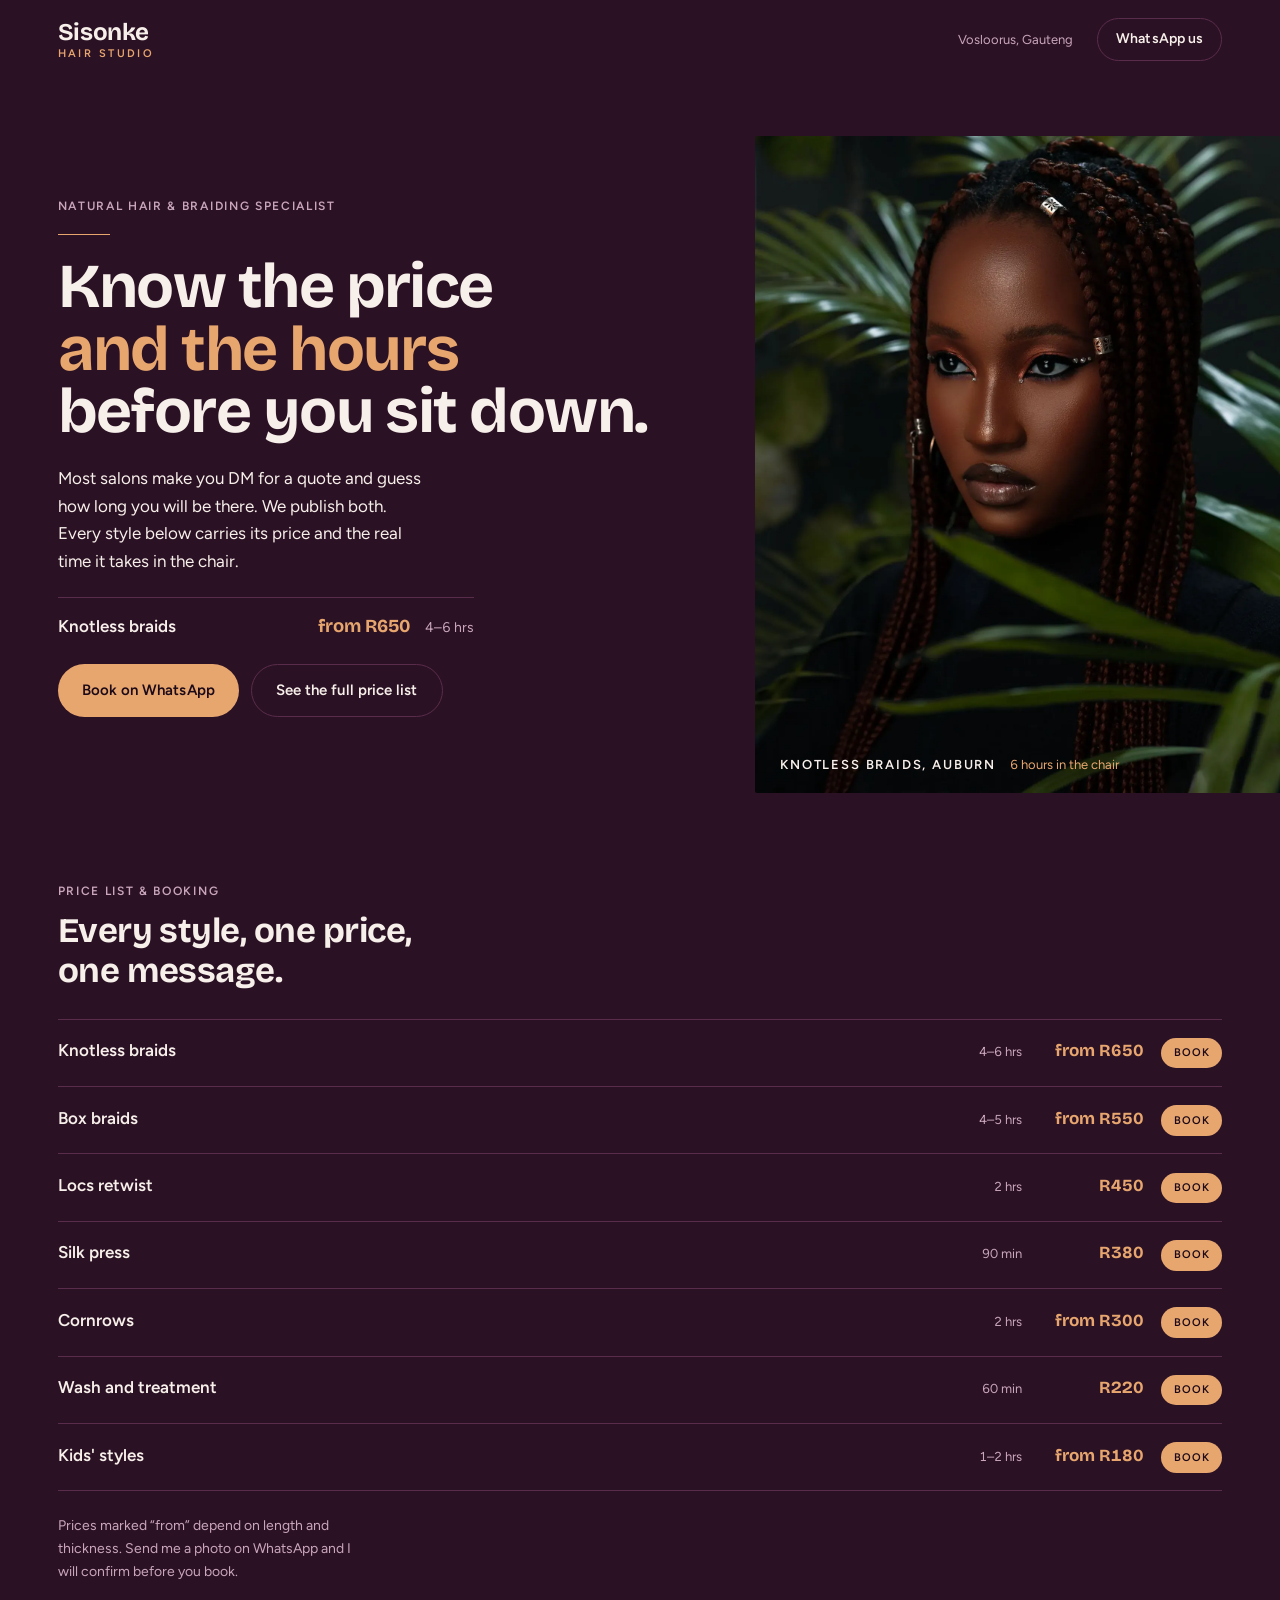
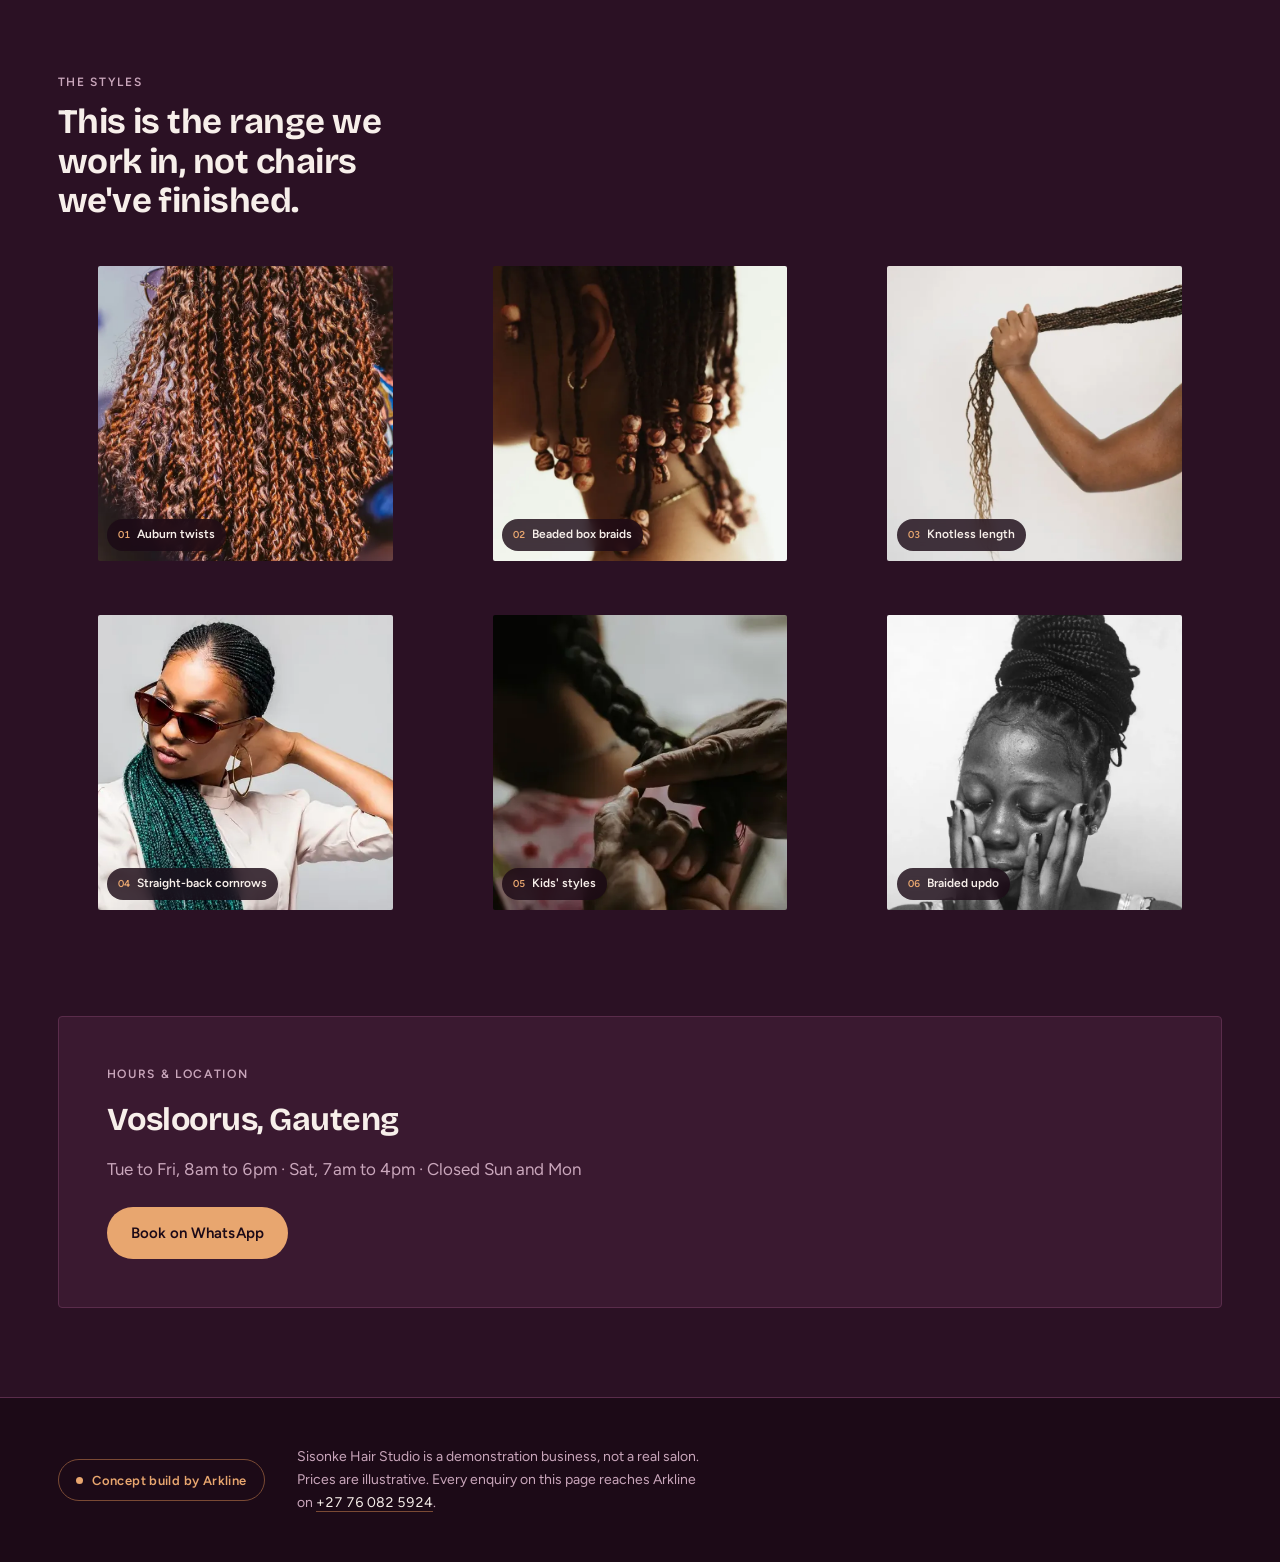
<file: work/sisonke/index.html>
<!doctype html>
<html lang="en-ZA">
<head>
<meta charset="utf-8">
<meta name="viewport" content="width=device-width,initial-scale=1">
<title>Sisonke Hair Studio, natural hair &amp; braiding in Vosloorus</title>
<meta name="description" content="Natural hair and braiding specialist in Vosloorus, Gauteng. Every style listed with its price and its honest chair time, before you book.">
<meta name="theme-color" content="#2B1124">
<link rel="icon" href="favicon.svg" type="image/svg+xml">

<script>document.documentElement.classList.add('js')</script>

<style>
/* Self-hosted, latin subset, SIL OFL. No CDN — the page works offline. */
@font-face{
  font-family:"Bricolage Grotesque";
  src:url("fonts/bricolage-grotesque-latin-700-normal.woff2") format("woff2");
  font-weight:700;font-style:normal;font-display:swap;
}
@font-face{
  font-family:"Figtree";
  src:url("fonts/figtree-latin-400-normal.woff2") format("woff2");
  font-weight:400;font-style:normal;font-display:swap;
}
@font-face{
  font-family:"Figtree";
  src:url("fonts/figtree-latin-600-normal.woff2") format("woff2");
  font-weight:600;font-style:normal;font-display:swap;
}
</style>
<link rel="stylesheet" href="css/style.css">
</head>

<body>
<a class="skip" href="#main">Skip to content</a>

<header class="site-head" data-site-header>
  <div class="mark">
    <span class="mark__name" data-check-contrast="wordmark">Sisonke</span>
    <span class="mark__sub" data-check-contrast="wordmark-sub">Hair Studio</span>
  </div>
  <p class="head__where" data-check-contrast="head-where">Vosloorus, Gauteng</p>
  <a class="btn btn--ghost btn--sm"
     href="https://wa.me/27760825924?text=Hi%20Sisonke%2C%20I%27d%20like%20to%20book%20an%20appointment."
     data-check-contrast="header-cta">WhatsApp us</a>
</header>

<main id="main">
  <section class="hero">
    <div class="hero__text">
      <p class="eyebrow rv" data-check-contrast="hero-eyebrow">Natural hair &amp; braiding specialist</p>
      <hr class="hero__rule rv" style="--d:80ms">

      <h1 class="hero__h rv" style="--d:120ms" data-check-contrast="hero-heading"><span
        class="l">Know the price</span> <em class="l" data-check-contrast="hero-heading-accent">and the
        hours</em> <span class="l">before you sit down.</span></h1>

      <p class="hero__p rv" style="--d:220ms" data-check-contrast="hero-body">
        Most salons make you DM for a quote and guess how long you will be
        there. We publish both. Every style below carries its price and the
        real time it takes in the chair.
      </p>

      <p class="proof rv" style="--d:300ms">
        <span class="proof__k" data-check-contrast="proof-service">Knotless braids</span>
        <span class="proof__v" data-check-contrast="proof-price">from R650</span>
        <span class="proof__t" data-check-contrast="proof-time">4&ndash;6 hrs</span>
      </p>

      <div class="hero__cta rv" style="--d:380ms">
        <a class="btn btn--solid"
           href="https://wa.me/27760825924?text=Hi%20Sisonke%2C%20I%27d%20like%20to%20book%20an%20appointment."
           data-check-contrast="cta-primary">Book on WhatsApp</a>
        <a class="btn btn--ghost" href="#prices" data-check-contrast="cta-secondary">See the full price list</a>
      </div>
    </div>

    <figure class="hero__fig">
      <img class="rv" src="img/hero.webp" width="1400" height="1750"
           alt="Long auburn knotless braids swept over one shoulder, photographed against a dark leafy backdrop."
           fetchpriority="high" decoding="async">
      <figcaption class="shot rv" style="--d:260ms">
        <span class="shot__style" data-check-contrast="shot-style">Knotless braids, auburn</span>
        <span class="shot__time" data-check-contrast="shot-time">6 hours in the chair</span>
      </figcaption>
    </figure>
  </section>

  <section class="prices" id="prices">
    <div class="prices__head">
      <p class="eyebrow rv" data-check-contrast="prices-eyebrow">Price list &amp; booking</p>
      <h2 class="prices__h rv" data-check-contrast="prices-heading">Every style, one price, one message.</h2>
    </div>

    <ul class="rows">
      <li class="row rv" style="--d:0ms">
        <a href="https://wa.me/27760825924?text=Hi%20Sisonke%2C%20I%27d%20like%20to%20book%20knotless%20braids."
           aria-label="Book knotless braids on WhatsApp, from R650, 4 to 6 hours">
          <span class="svc">Knotless braids</span>
          <span class="meta">
            <span class="dur">4&ndash;6 hrs</span>
            <span class="amt">from R650</span>
            <span class="go" aria-hidden="true">Book</span>
          </span>
        </a>
      </li>
      <li class="row rv" style="--d:40ms">
        <a href="https://wa.me/27760825924?text=Hi%20Sisonke%2C%20I%27d%20like%20to%20book%20box%20braids."
           aria-label="Book box braids on WhatsApp, from R550, 4 to 5 hours">
          <span class="svc">Box braids</span>
          <span class="meta">
            <span class="dur">4&ndash;5 hrs</span>
            <span class="amt">from R550</span>
            <span class="go" aria-hidden="true">Book</span>
          </span>
        </a>
      </li>
      <li class="row rv" style="--d:80ms">
        <a href="https://wa.me/27760825924?text=Hi%20Sisonke%2C%20I%27d%20like%20to%20book%20a%20locs%20retwist."
           aria-label="Book a locs retwist on WhatsApp, R450, 2 hours">
          <span class="svc">Locs retwist</span>
          <span class="meta">
            <span class="dur">2 hrs</span>
            <span class="amt">R450</span>
            <span class="go" aria-hidden="true">Book</span>
          </span>
        </a>
      </li>
      <li class="row rv" style="--d:120ms">
        <a href="https://wa.me/27760825924?text=Hi%20Sisonke%2C%20I%27d%20like%20to%20book%20a%20silk%20press."
           aria-label="Book a silk press on WhatsApp, R380, 90 minutes">
          <span class="svc">Silk press</span>
          <span class="meta">
            <span class="dur">90 min</span>
            <span class="amt">R380</span>
            <span class="go" aria-hidden="true">Book</span>
          </span>
        </a>
      </li>
      <li class="row rv" style="--d:160ms">
        <a href="https://wa.me/27760825924?text=Hi%20Sisonke%2C%20I%27d%20like%20to%20book%20cornrows."
           aria-label="Book cornrows on WhatsApp, from R300, 2 hours">
          <span class="svc">Cornrows</span>
          <span class="meta">
            <span class="dur">2 hrs</span>
            <span class="amt">from R300</span>
            <span class="go" aria-hidden="true">Book</span>
          </span>
        </a>
      </li>
      <li class="row rv" style="--d:200ms">
        <a href="https://wa.me/27760825924?text=Hi%20Sisonke%2C%20I%27d%20like%20to%20book%20a%20wash%20and%20treatment."
           aria-label="Book a wash and treatment on WhatsApp, R220, 60 minutes">
          <span class="svc">Wash and treatment</span>
          <span class="meta">
            <span class="dur">60 min</span>
            <span class="amt">R220</span>
            <span class="go" aria-hidden="true">Book</span>
          </span>
        </a>
      </li>
      <li class="row rv" style="--d:240ms">
        <a href="https://wa.me/27760825924?text=Hi%20Sisonke%2C%20I%27d%20like%20to%20book%20kids%27%20styles."
           aria-label="Book kids' styles on WhatsApp, from R180, 1 to 2 hours">
          <span class="svc">Kids' styles</span>
          <span class="meta">
            <span class="dur">1&ndash;2 hrs</span>
            <span class="amt">from R180</span>
            <span class="go" aria-hidden="true">Book</span>
          </span>
        </a>
      </li>
    </ul>

    <p class="prices__note rv" data-check-contrast="prices-note">
      Prices marked &ldquo;from&rdquo; depend on length and thickness. Send me a photo
      on WhatsApp and I will confirm before you book.
    </p>
  </section>

  <section class="gallery-sec">
    <div class="gallery-sec__head">
      <p class="eyebrow rv" data-check-contrast="gallery-eyebrow">The styles</p>
      <h2 class="gallery-sec__h rv" data-check-contrast="gallery-heading">This is the range we work in, not chairs we've finished.</h2>
    </div>

    <div class="gallery">
      <figure class="tile rv" style="--d:0ms">
        <img src="img/work-01.webp" width="720" height="1080" loading="lazy" decoding="async"
             alt="Auburn twisted braids, close-up texture detail">
        <figcaption class="tile__cap">
          <span class="tile__n" aria-hidden="true">01</span>
          <span class="tile__label" data-check-contrast="tile-label-01">Auburn twists</span>
        </figcaption>
      </figure>
      <figure class="tile rv" style="--d:40ms">
        <img src="img/work-02.webp" width="720" height="1080" loading="lazy" decoding="async"
             alt="Box braids finished with patterned wooden beads">
        <figcaption class="tile__cap">
          <span class="tile__n" aria-hidden="true">02</span>
          <span class="tile__label" data-check-contrast="tile-label-02">Beaded box braids</span>
        </figcaption>
      </figure>
      <figure class="tile rv" style="--d:80ms">
        <img src="img/work-03.webp" width="720" height="1080" loading="lazy" decoding="async"
             alt="Long knotless braids held up in one hand against a plain backdrop">
        <figcaption class="tile__cap">
          <span class="tile__n" aria-hidden="true">03</span>
          <span class="tile__label" data-check-contrast="tile-label-03">Knotless length</span>
        </figcaption>
      </figure>
      <figure class="tile rv" style="--d:120ms">
        <img src="img/work-04.webp" width="720" height="480" loading="lazy" decoding="async"
             alt="Fine straight-back cornrows styled with a teal wrap">
        <figcaption class="tile__cap">
          <span class="tile__n" aria-hidden="true">04</span>
          <span class="tile__label" data-check-contrast="tile-label-04">Straight-back cornrows</span>
        </figcaption>
      </figure>
      <figure class="tile rv" style="--d:160ms">
        <img src="img/work-05.webp" width="720" height="480" loading="lazy" decoding="async"
             alt="Braider's hands parting a child's hair mid-plait">
        <figcaption class="tile__cap">
          <span class="tile__n" aria-hidden="true">05</span>
          <span class="tile__label" data-check-contrast="tile-label-05">Kids' styles</span>
        </figcaption>
      </figure>
      <figure class="tile rv" style="--d:200ms">
        <img src="img/work-06.webp" width="720" height="1080" loading="lazy" decoding="async"
             alt="Braided updo, photographed in black and white">
        <figcaption class="tile__cap">
          <span class="tile__n" aria-hidden="true">06</span>
          <span class="tile__label" data-check-contrast="tile-label-06">Braided updo</span>
        </figcaption>
      </figure>
    </div>
  </section>

  <section class="hours">
    <div class="hours__box">
      <p class="eyebrow rv" data-check-contrast="hours-eyebrow">Hours &amp; location</p>
      <h2 class="hours__h rv" data-check-contrast="hours-heading">Vosloorus, Gauteng</h2>
      <p class="hours__p rv" data-check-contrast="hours-body">
        Tue to Fri, 8am to 6pm &middot; Sat, 7am to 4pm &middot; Closed Sun and Mon
      </p>
      <a class="btn btn--solid rv" style="--d:80ms"
         href="https://wa.me/27760825924?text=Hi%20Sisonke%2C%20I%27d%20like%20to%20book%20an%20appointment."
         data-check-contrast="hours-cta">Book on WhatsApp</a>
    </div>
  </section>
</main>

<footer class="site-foot">
  <a class="badge" data-concept-badge data-check-contrast="concept-badge"
     href="https://arklinewebstudios.com" rel="noopener">Concept build by Arkline</a>
  <p class="foot__note" data-check-contrast="foot-note">
    Sisonke Hair Studio is a demonstration business, not a real salon. Prices
    are illustrative. Every enquiry on this page reaches Arkline on
    <a href="https://wa.me/27760825924">+27&nbsp;76&nbsp;082&nbsp;5924</a>.
  </p>
</footer>

<script src="js/base.js"></script>
<script src="js/main.js"></script>
</body>
</html>
</file>
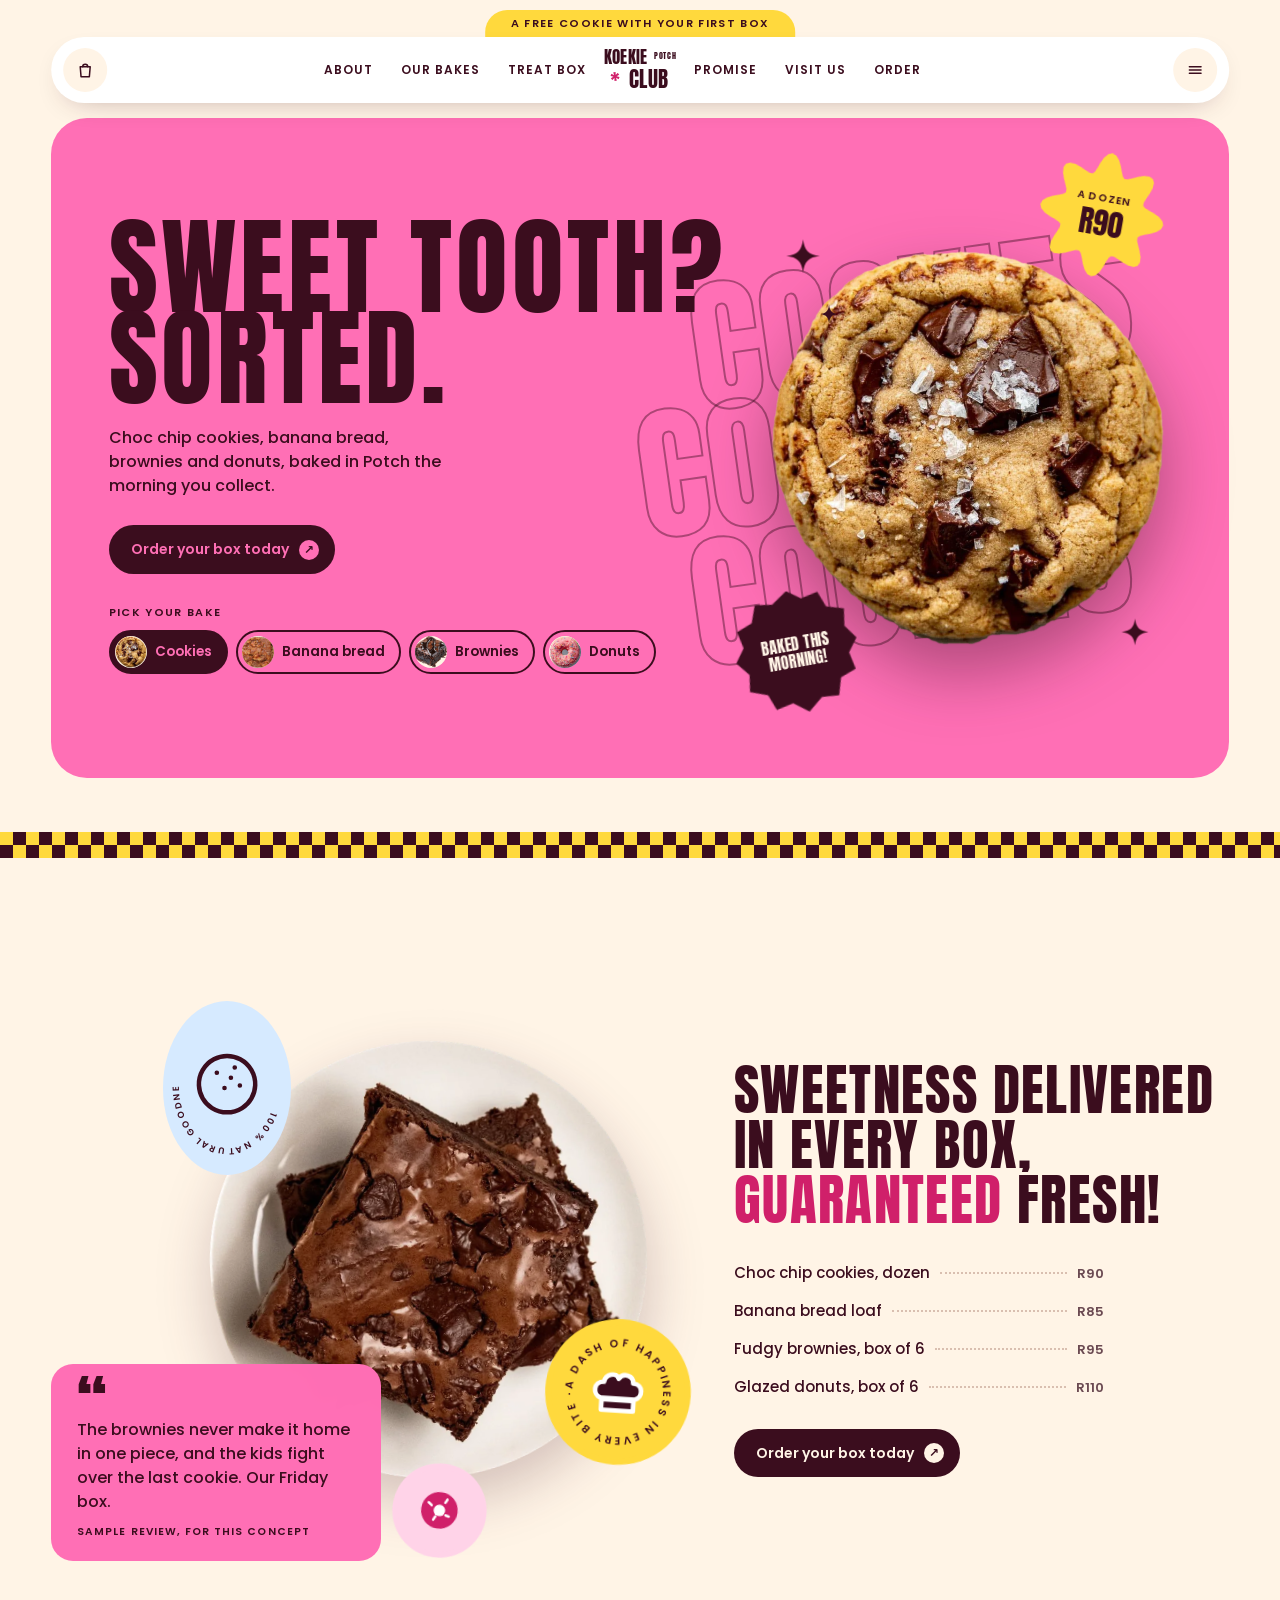
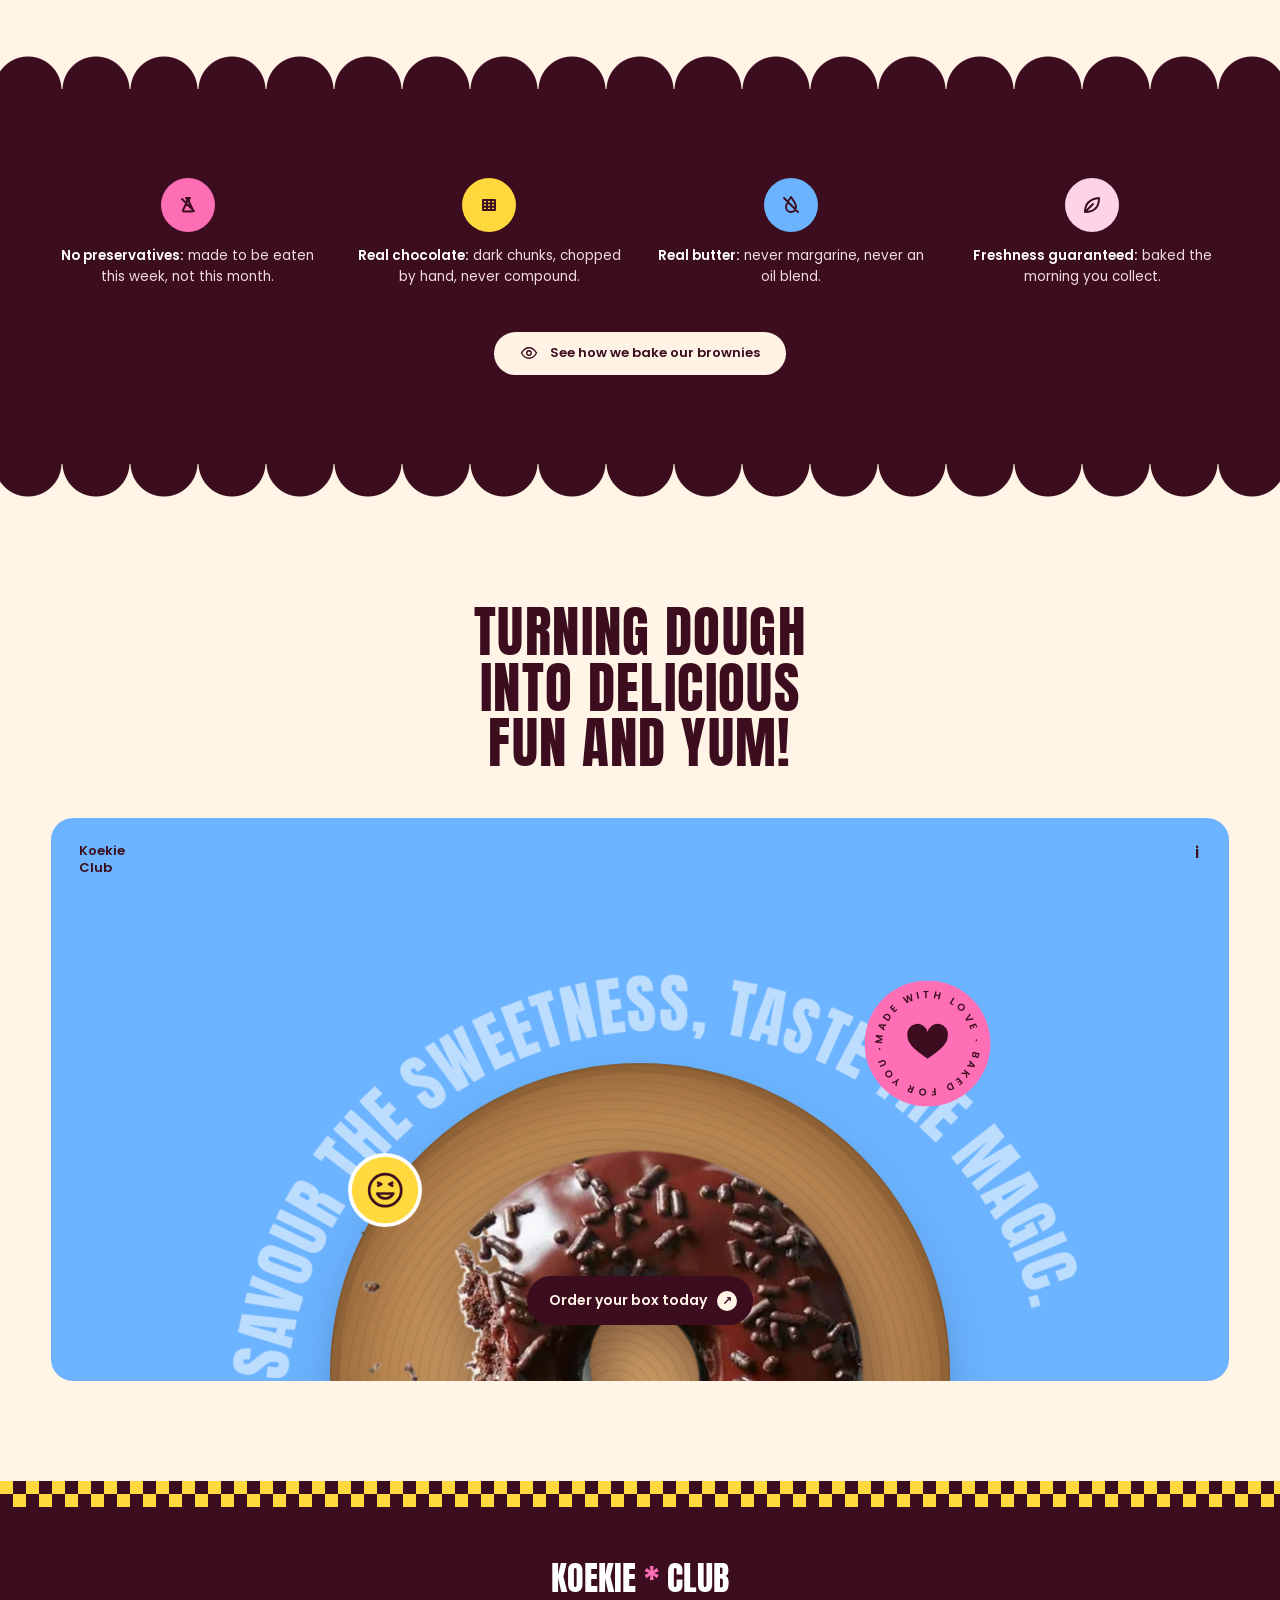
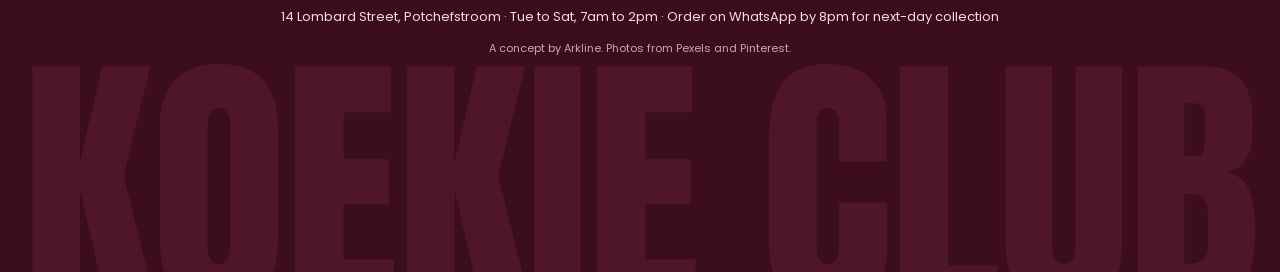
<file: work/soetkoek/index.html>
<!doctype html>
<html lang="en">
<head>
<meta charset="utf-8">
<meta name="viewport" content="width=device-width, initial-scale=1">
<title>Koekie Club | Cookies, banana bread, brownies and donuts, Potchefstroom</title>
<meta name="description" content="Chocolate chip cookies, banana bread, fudgy brownies and glazed donuts, baked fresh in Potchefstroom with real butter and real chocolate. Order a treat box on WhatsApp.">
<link rel="icon" href="img/favicon.svg" type="image/svg+xml">
<link rel="preload" href="fonts/anton-400.woff2" as="font" type="font/woff2" crossorigin>
<link rel="stylesheet" href="css/style.css?v=9">
<script>document.documentElement.classList.add('js')</script>
</head>
<body>

<a class="skip" href="#main">Skip to content</a>

<header class="top">
  <p class="offer">A free cookie with your first box</p>
  <nav class="nav" aria-label="Primary">
    <a class="nav__icon" href="https://wa.me/27XXXXXXXXX?text=Hi%20Koekie%20Club%2C%20I%27d%20like%20to%20order%20a%20treat%20box" target="_blank" rel="noopener" aria-label="Order on WhatsApp">
      <svg viewBox="0 0 24 24" aria-hidden="true"><path d="M6 8h12l-1 12H7L6 8Z"/><path d="M9 8a3 3 0 0 1 6 0"/></svg>
    </a>
    <ul class="nav__l">
      <li><a href="#about">About</a></li>
      <li><a href="#bakes">Our bakes</a></li>
      <li><a href="#box">Treat box</a></li>
    </ul>
    <a class="logo" href="#main" aria-label="Koekie Club, home">
      <span class="logo__a">Koekie <small>Potch</small></span>
      <span class="logo__b"><span class="logo__amp" aria-hidden="true">*</span> Club</span>
    </a>
    <ul class="nav__r">
      <li><a href="#promise">Promise</a></li>
      <li><a href="#visit">Visit us</a></li>
      <li><a href="#box">Order</a></li>
    </ul>
    <button class="nav__icon nav__menu" type="button" aria-expanded="false" aria-controls="sheet" aria-label="Open menu">
      <svg viewBox="0 0 24 24" aria-hidden="true"><path d="M5 8h14M5 12h14M5 16h14"/></svg>
    </button>
  </nav>
</header>

<div class="sheet" id="sheet" hidden>
  <ul>
    <li><a href="#about">About</a></li>
    <li><a href="#bakes">Our bakes</a></li>
    <li><a href="#box">Treat box</a></li>
    <li><a href="#promise">Promise</a></li>
    <li><a href="#visit">Visit us</a></li>
  </ul>
  <a class="btn" href="https://wa.me/27XXXXXXXXX?text=Hi%20Koekie%20Club%2C%20I%27d%20like%20to%20order%20a%20treat%20box" target="_blank" rel="noopener">Order your box today <i aria-hidden="true">&#8599;</i></a>
</div>

<main id="main">

<section class="hero" id="about" data-bake="cookies">
  <div class="hero__panel">
    <div class="hero__copy">
      <h1 class="h1"><span class="ln"><span>Sweet tooth?</span></span><span class="ln"><span>Sorted.</span></span></h1>
      <p class="hero__sub hi">Choc chip cookies, banana bread, brownies and donuts, baked in Potch the morning you collect.</p>
      <a class="btn btn--hero hi" id="heroOrder" href="https://wa.me/27XXXXXXXXX?text=Hi%20Koekie%20Club%2C%20I%27d%20like%20to%20order%20a%20dozen%20choc%20chip%20cookies" target="_blank" rel="noopener">Order your box today <i aria-hidden="true">&#8599;</i></a>
      <div class="chips" role="group" aria-label="Pick your bake">
        <span class="chips__label hi" aria-hidden="true">Pick your bake</span>
        <button class="chip hi" type="button" data-pick="cookies" aria-pressed="true"><img src="img/h-cookie.webp?v=3" alt="" width="34" height="34">Cookies</button>
        <button class="chip hi" type="button" data-pick="bread" aria-pressed="false"><img src="img/bananabread.webp" alt="" width="34" height="34">Banana bread</button>
        <button class="chip hi" type="button" data-pick="brownies" aria-pressed="false"><img src="img/h-brownie.webp" alt="" width="34" height="34">Brownies</button>
        <button class="chip hi" type="button" data-pick="donuts" aria-pressed="false"><img src="img/h-donut-chip.webp" alt="" width="34" height="34">Donuts</button>
      </div>
      <p class="sr" id="bakeSay" aria-live="polite"></p>
    </div>

    <div class="echo" aria-hidden="true"><span>Cookies</span><span>Cookies</span><span>Cookies</span></div>
    <div class="stage">
      <img class="bake is-on" data-bake="cookies" src="img/h-cookie.webp?v=3" alt="A chewy chocolate chip cookie" width="760" height="760">
      <img class="bake" data-bake="bread" src="img/bananabread.webp" alt="A banana walnut loaf with two slices cut" width="900" height="334">
      <img class="bake" data-bake="brownies" src="img/h-brownie.webp" alt="A thick fudgy brownie with a glossy chocolate drizzle" width="900" height="781">
      <img class="bake" data-bake="donuts" src="img/h-donut.webp?v=4" alt="A pink-glazed donut with rainbow sprinkles, casting a hard shadow in the sun" width="1000" height="1000">
      <span class="flower" aria-hidden="true"><svg viewBox="0 0 100 100"><path d="M100.0 50.0L98.8 53.2L95.6 56.0L91.2 58.2L86.7 59.8L83.2 61.3L81.4 63.0L81.5 65.5L82.9 69.0L84.9 73.3L86.5 78.0L86.8 82.3L85.4 85.4L82.3 86.8L78.0 86.5L73.3 84.9L69.0 82.9L65.5 81.5L63.0 81.4L61.3 83.2L59.8 86.7L58.2 91.2L56.0 95.6L53.2 98.8L50.0 100.0L46.8 98.8L44.0 95.6L41.8 91.2L40.2 86.7L38.7 83.2L37.0 81.4L34.5 81.5L31.0 82.9L26.7 84.9L22.0 86.5L17.7 86.8L14.6 85.4L13.2 82.3L13.5 78.0L15.1 73.3L17.1 69.0L18.5 65.5L18.6 63.0L16.8 61.3L13.3 59.8L8.8 58.2L4.4 56.0L1.2 53.2L0.0 50.0L1.2 46.8L4.4 44.0L8.8 41.8L13.3 40.2L16.8 38.7L18.6 37.0L18.5 34.5L17.1 31.0L15.1 26.7L13.5 22.0L13.2 17.7L14.6 14.6L17.7 13.2L22.0 13.5L26.7 15.1L31.0 17.1L34.5 18.5L37.0 18.6L38.7 16.8L40.2 13.3L41.8 8.8L44.0 4.4L46.8 1.2L50.0 0.0L53.2 1.2L56.0 4.4L58.2 8.8L59.8 13.3L61.3 16.8L63.0 18.6L65.5 18.5L69.0 17.1L73.3 15.1L78.0 13.5L82.3 13.2L85.4 14.6L86.8 17.7L86.5 22.0L84.9 26.7L82.9 31.0L81.5 34.5L81.4 37.0L83.2 38.7L86.7 40.2L91.2 41.8L95.6 44.0L98.8 46.8Z"/></svg><b class="flower__t"><small>a dozen</small>R90</b></span>
      <span class="burst" aria-hidden="true">Baked this<br>morning!</span>
      <svg class="spark spark--a" viewBox="0 0 24 24" aria-hidden="true"><path d="M12 0C13 8 16 11 24 12C16 13 13 16 12 24C11 16 8 13 0 12C8 11 11 8 12 0Z"/></svg>
      <svg class="spark spark--b" viewBox="0 0 24 24" aria-hidden="true"><path d="M12 0C13 8 16 11 24 12C16 13 13 16 12 24C11 16 8 13 0 12C8 11 11 8 12 0Z"/></svg>
      <svg class="spark spark--c" viewBox="0 0 24 24" aria-hidden="true"><path d="M12 0C13 8 16 11 24 12C16 13 13 16 12 24C11 16 8 13 0 12C8 11 11 8 12 0Z"/></svg>
    </div>
  </div>
  <div class="checker" aria-hidden="true"></div>
</section>

<section class="box" id="box">
  <div class="box__art">
    <span class="oval rv" aria-hidden="true"><svg viewBox="0 0 100 130"><defs><path id="c2" d="M50 65m-38 0a38 50 0 1 1 76 0a38 50 0 1 1-76 0"/></defs><text><textPath href="#c2" startOffset="58%">100% NATURAL GOODNESS</textPath></text><path d="M50 43a22 22 0 1 0 .1 0ZM42 56h.1M56 52h.1M48 68h.1M60 66h.1M53 60h.1" class="oval__ico"/></svg></span>
    <img class="box__img rv" src="img/brownies.webp" alt="Two fudgy chocolate brownies with a crackly top, stacked on a white plate" width="820" height="820" loading="lazy">
    <figure class="quote rv">
      <span class="quote__mark" aria-hidden="true">&ldquo;</span>
      <blockquote>The brownies never make it home in one piece, and the kids fight over the last cookie. Our Friday box.</blockquote>
      <figcaption>Sample review, for this concept</figcaption>
    </figure>
    <span class="stamp stamp--hat" aria-hidden="true"><svg viewBox="0 0 100 100"><defs><path id="c3" d="M50 50m-34 0a34 34 0 1 1 68 0a34 34 0 1 1-68 0"/></defs><text class="sm"><textPath href="#c3" textLength="211" lengthAdjust="spacing">A DASH OF HAPPINESS IN EVERY BITE &#183; </textPath></text><path class="stamp__ico stamp__ico--fill" d="M38 56h24v8H38zM37 55c-6-2-6-12 2-12c1-6 9-8 11-3c3-5 11-3 11 3c8 0 8 10 2 12z"/></svg></span>
    <span class="stamp stamp--donut" aria-hidden="true"><svg viewBox="0 0 100 100"><circle cx="50" cy="50" r="22" class="stamp__ico--fill"/><circle cx="50" cy="50" r="7" fill="#fff"/><path d="M36 42l4 3M58 36l-2 4M62 56l-4-1M44 62l2-4" stroke="#fff" stroke-width="3" stroke-linecap="round"/></svg></span>
  </div>

  <div class="box__copy" id="bakes">
    <h2 class="h2" data-split>Sweetness delivered in every <u>box,</u> <em>guaranteed</em> fresh!</h2>
    <ul class="menu rv">
      <li><span>Choc chip cookies, dozen</span><i></i><b>R90</b></li>
      <li><span>Banana bread loaf</span><i></i><b>R85</b></li>
      <li><span>Fudgy brownies, box of 6</span><i></i><b>R95</b></li>
      <li><span>Glazed donuts, box of 6</span><i></i><b>R110</b></li>
    </ul>
    <a class="btn rv" href="https://wa.me/27XXXXXXXXX?text=Hi%20Koekie%20Club%2C%20I%27d%20like%20to%20order%20a%20treat%20box" target="_blank" rel="noopener">Order your box today <i aria-hidden="true">&#8599;</i></a>
  </div>
</section>

<section class="promise" id="promise">
  <div class="promise__in">
  <ul class="promise__row">
    <li class="rv"><span class="ico"><svg viewBox="0 0 24 24" aria-hidden="true"><path d="M10 5h4M11 5v4l-4 8a1 1 0 0 0 1 1.5h8a1 1 0 0 0 1-1.5l-4-8V5M6 6l12 12"/></svg></span><p><b>No preservatives:</b> made to be eaten this week, not this month.</p></li>
    <li class="rv"><span class="ico"><svg viewBox="0 0 24 24" aria-hidden="true"><path d="M6 7h12v10H6zM6 10.3h12M6 13.7h12M10 7v10M14 7v10"/></svg></span><p><b>Real chocolate:</b> dark chunks, chopped by hand, never compound.</p></li>
    <li class="rv"><span class="ico"><svg viewBox="0 0 24 24" aria-hidden="true"><path d="M12 4c3 4 5 7 5 10a5 5 0 0 1-10 0c0-3 2-6 5-10ZM5 5l14 14"/></svg></span><p><b>Real butter:</b> never margarine, never an oil blend.</p></li>
    <li class="rv"><span class="ico"><svg viewBox="0 0 24 24" aria-hidden="true"><path d="M5 19c0-8 5-13 14-14c0 9-5 14-14 14ZM5 19l8-8"/></svg></span><p><b>Freshness guaranteed:</b> baked the morning you collect.</p></li>
  </ul>
  <a class="pill rv" href="#visit"><svg viewBox="0 0 24 24" aria-hidden="true"><path d="M2 12s4-7 10-7 10 7 10 7-4 7-10 7S2 12 2 12Z"/><circle cx="12" cy="12" r="3"/></svg>See how we bake our brownies</a>
  </div>
</section>

<section class="close" id="visit">
  <h2 class="h2 h2--c" data-split>Turning dough into delicious fun and yum!</h2>
  <div class="card">
    <p class="card__name">Koekie<br>Club</p>
    <p class="card__i" aria-hidden="true">i</p>
    <svg class="arc" viewBox="0 0 1000 560" aria-hidden="true"><defs><path id="arc" d="M120 560A380 380 0 0 1 880 560"/></defs><text><textPath href="#arc" startOffset="50%" text-anchor="middle">Savour the sweetness, taste the magic.</textPath></text></svg>
    <div class="board"><img class="board__cake" src="img/donut-board.webp" alt="A chocolate-glazed donut with chocolate sprinkles and a bite taken out, crumbs beside it" width="900" height="900" loading="lazy"></div>
    <span class="stamp stamp--love" aria-hidden="true"><svg viewBox="0 0 100 100"><defs><path id="c4" d="M50 50m-36 0a36 36 0 1 1 72 0a36 36 0 1 1-72 0"/></defs><text class="sm"><textPath href="#c4" textLength="224" lengthAdjust="spacing">MADE WITH LOVE &#183; BAKED FOR YOU &#183; </textPath></text><path class="stamp__ico--fill" d="M50 62c-12-8-16-13-16-18a7 7 0 0 1 16-3a7 7 0 0 1 16 3c0 5-4 10-16 18Z"/></svg></span>
    <span class="stamp stamp--smile" aria-hidden="true"><svg viewBox="0 0 100 100"><circle cx="50" cy="50" r="24" fill="none" stroke="currentColor" stroke-width="4"/><path d="M38 44l6-3-6-3M62 44l-6-3 6-3M38 55c6 10 18 10 24 0Z" fill="none" stroke="currentColor" stroke-width="4" stroke-linejoin="round"/></svg></span>
    <a class="btn btn--card" href="https://wa.me/27XXXXXXXXX?text=Hi%20Koekie%20Club%2C%20I%27d%20like%20to%20order%20a%20treat%20box" target="_blank" rel="noopener">Order your box today <i aria-hidden="true">&#8599;</i></a>
  </div>
</section>

</main>

<footer class="foot">
  <div class="checker" aria-hidden="true"></div>
  <div class="foot__in">
    <p class="foot__logo">Koekie <span>*</span> Club</p>
    <p>14 Lombard Street, Potchefstroom &middot; Tue to Sat, 7am to 2pm &middot; Order on WhatsApp by 8pm for next-day collection</p>
    <p class="foot__small">A concept by Arkline. Photos from Pexels and Pinterest.</p>
  </div>
  <p class="foot__big" aria-hidden="true">Koekie Club</p>
</footer>

<script src="vendor/gsap.min.js"></script>
<script src="vendor/ScrollTrigger.min.js"></script>
<script src="vendor/lenis.min.js"></script>
<script src="js/main.js?v=4"></script>
</body>
</html>
</file>
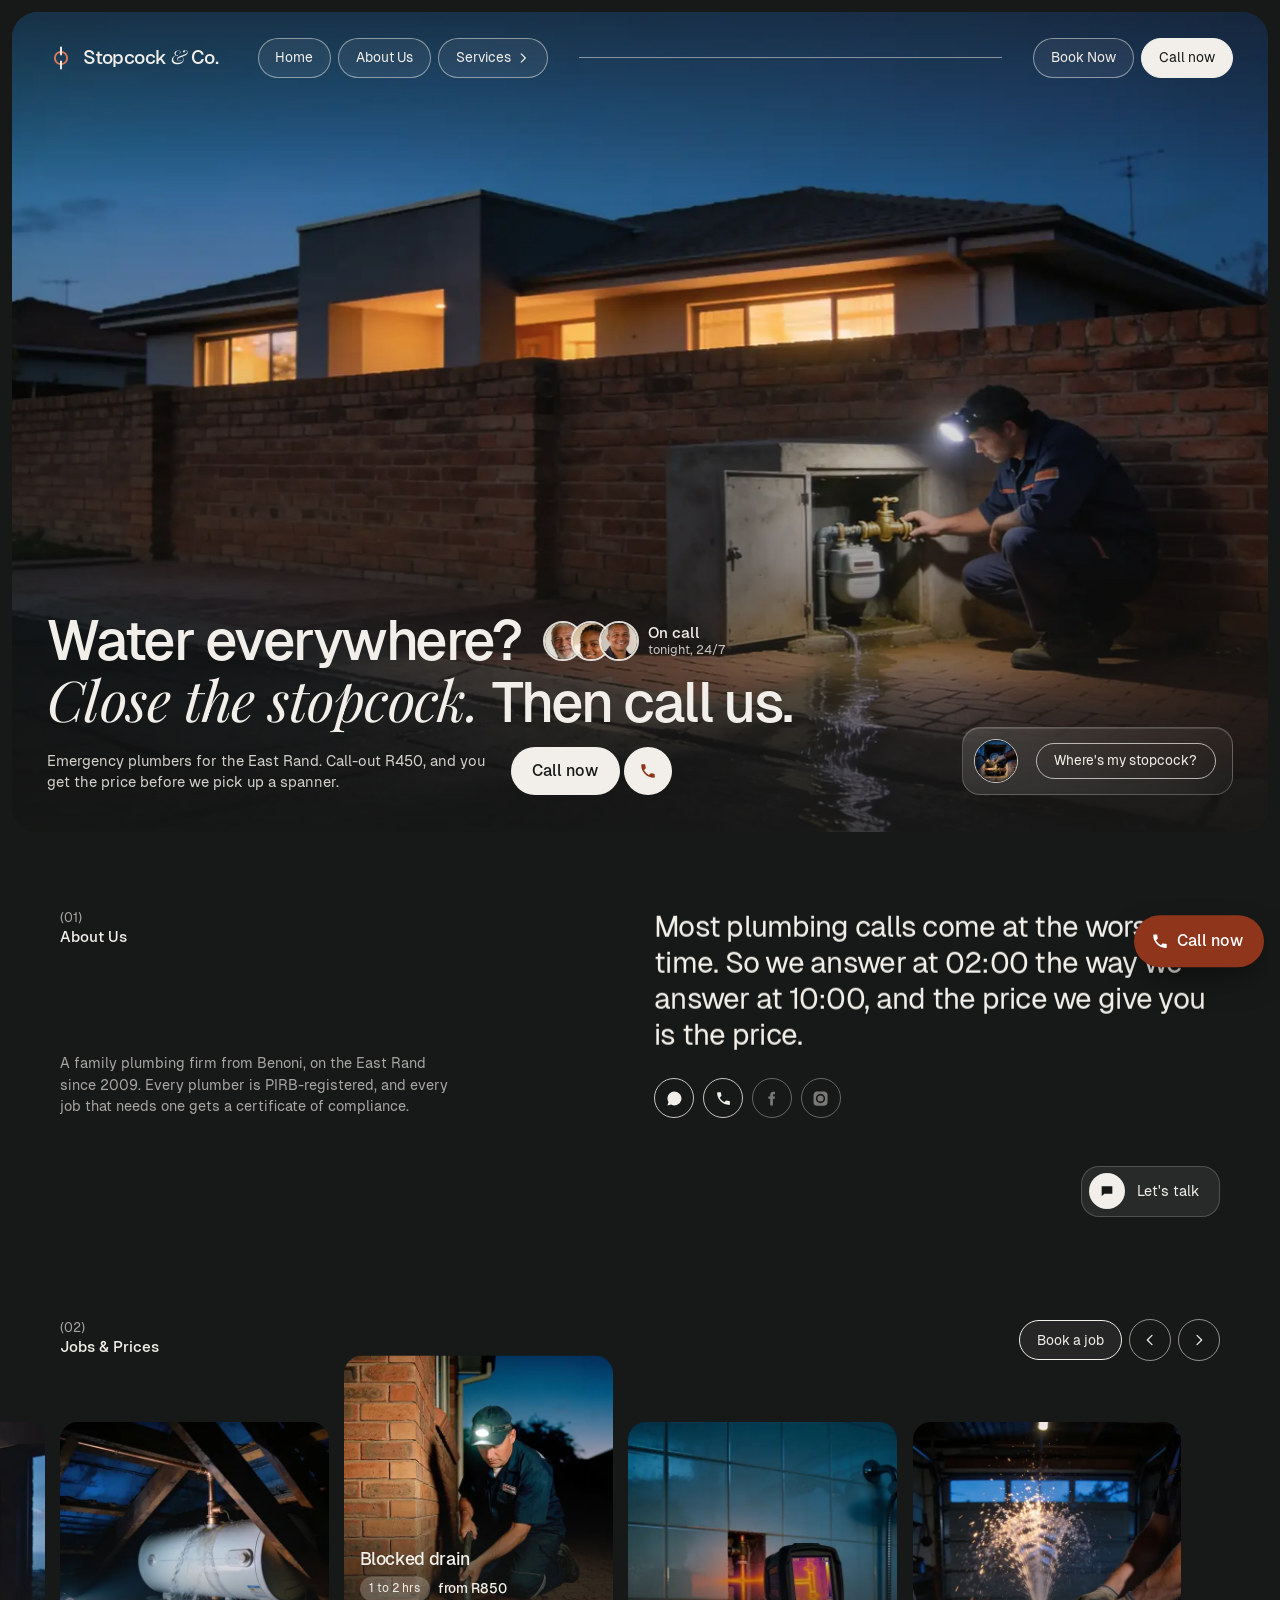
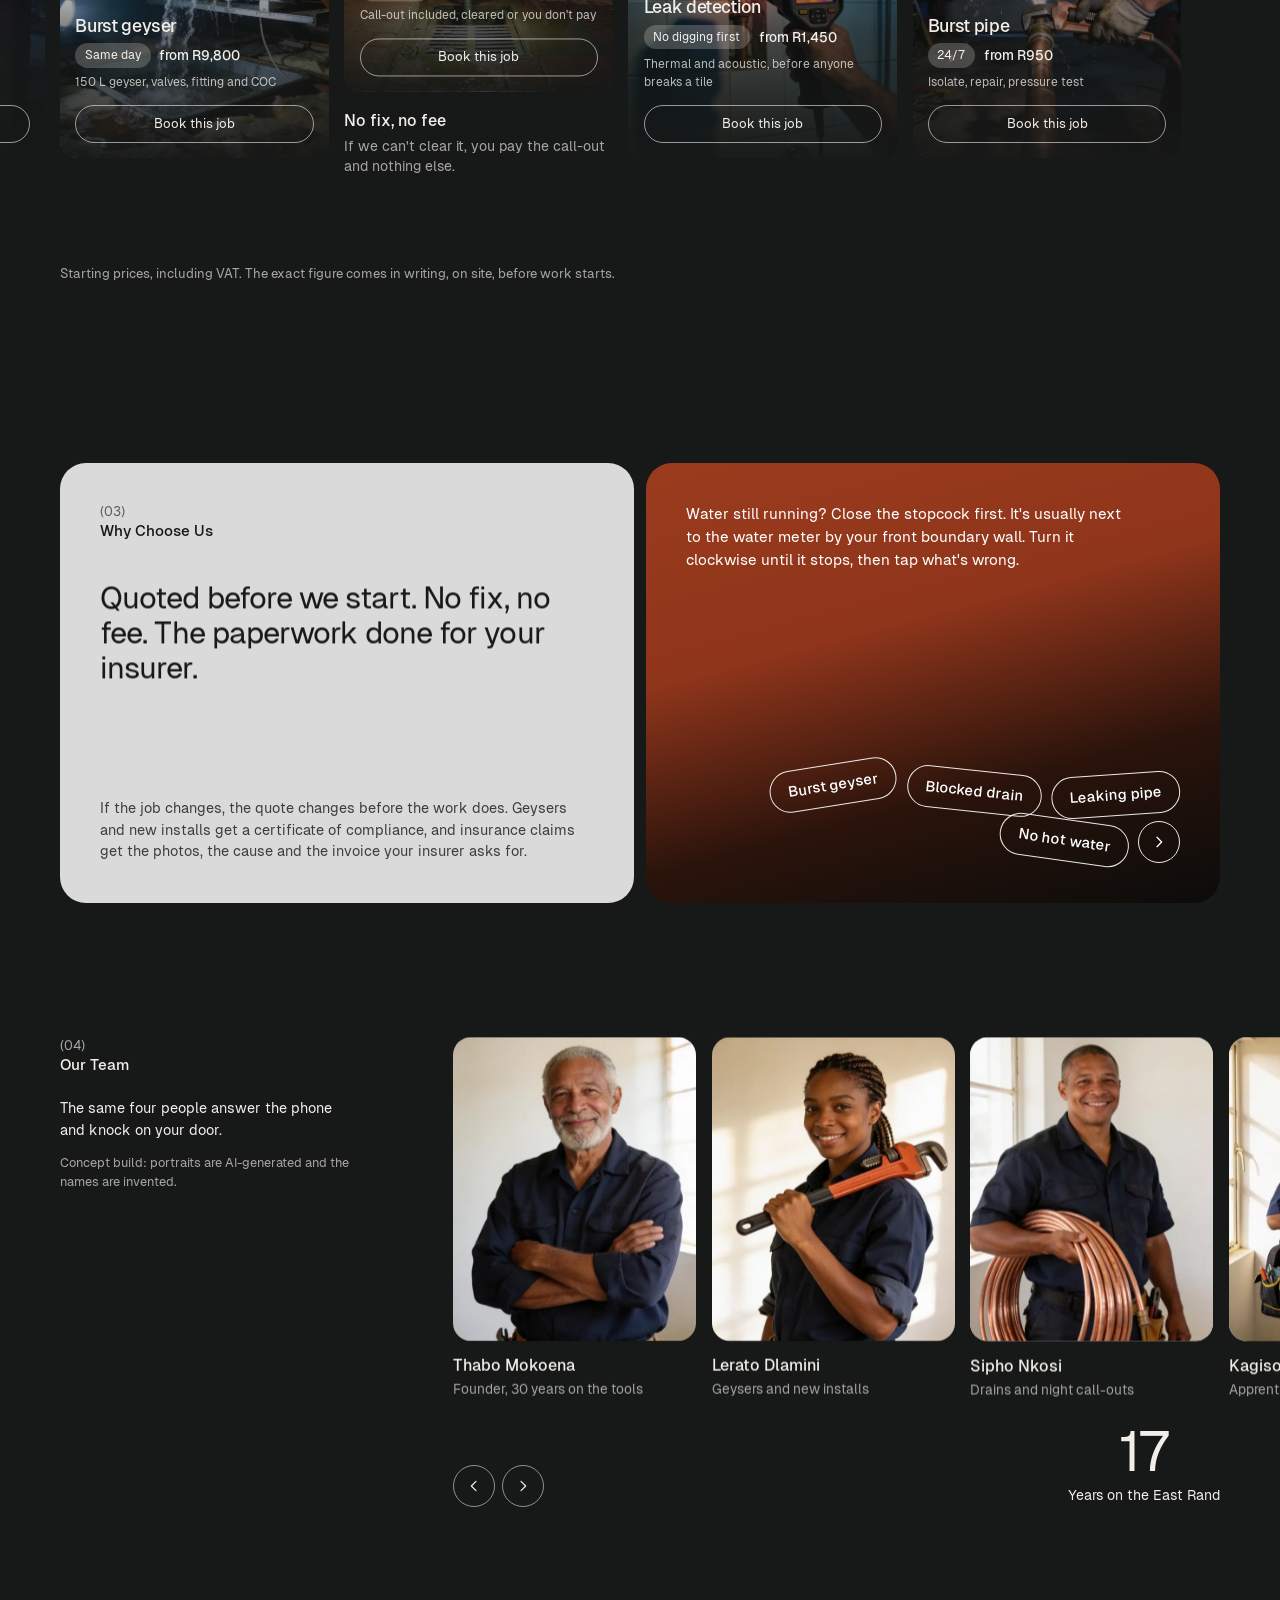
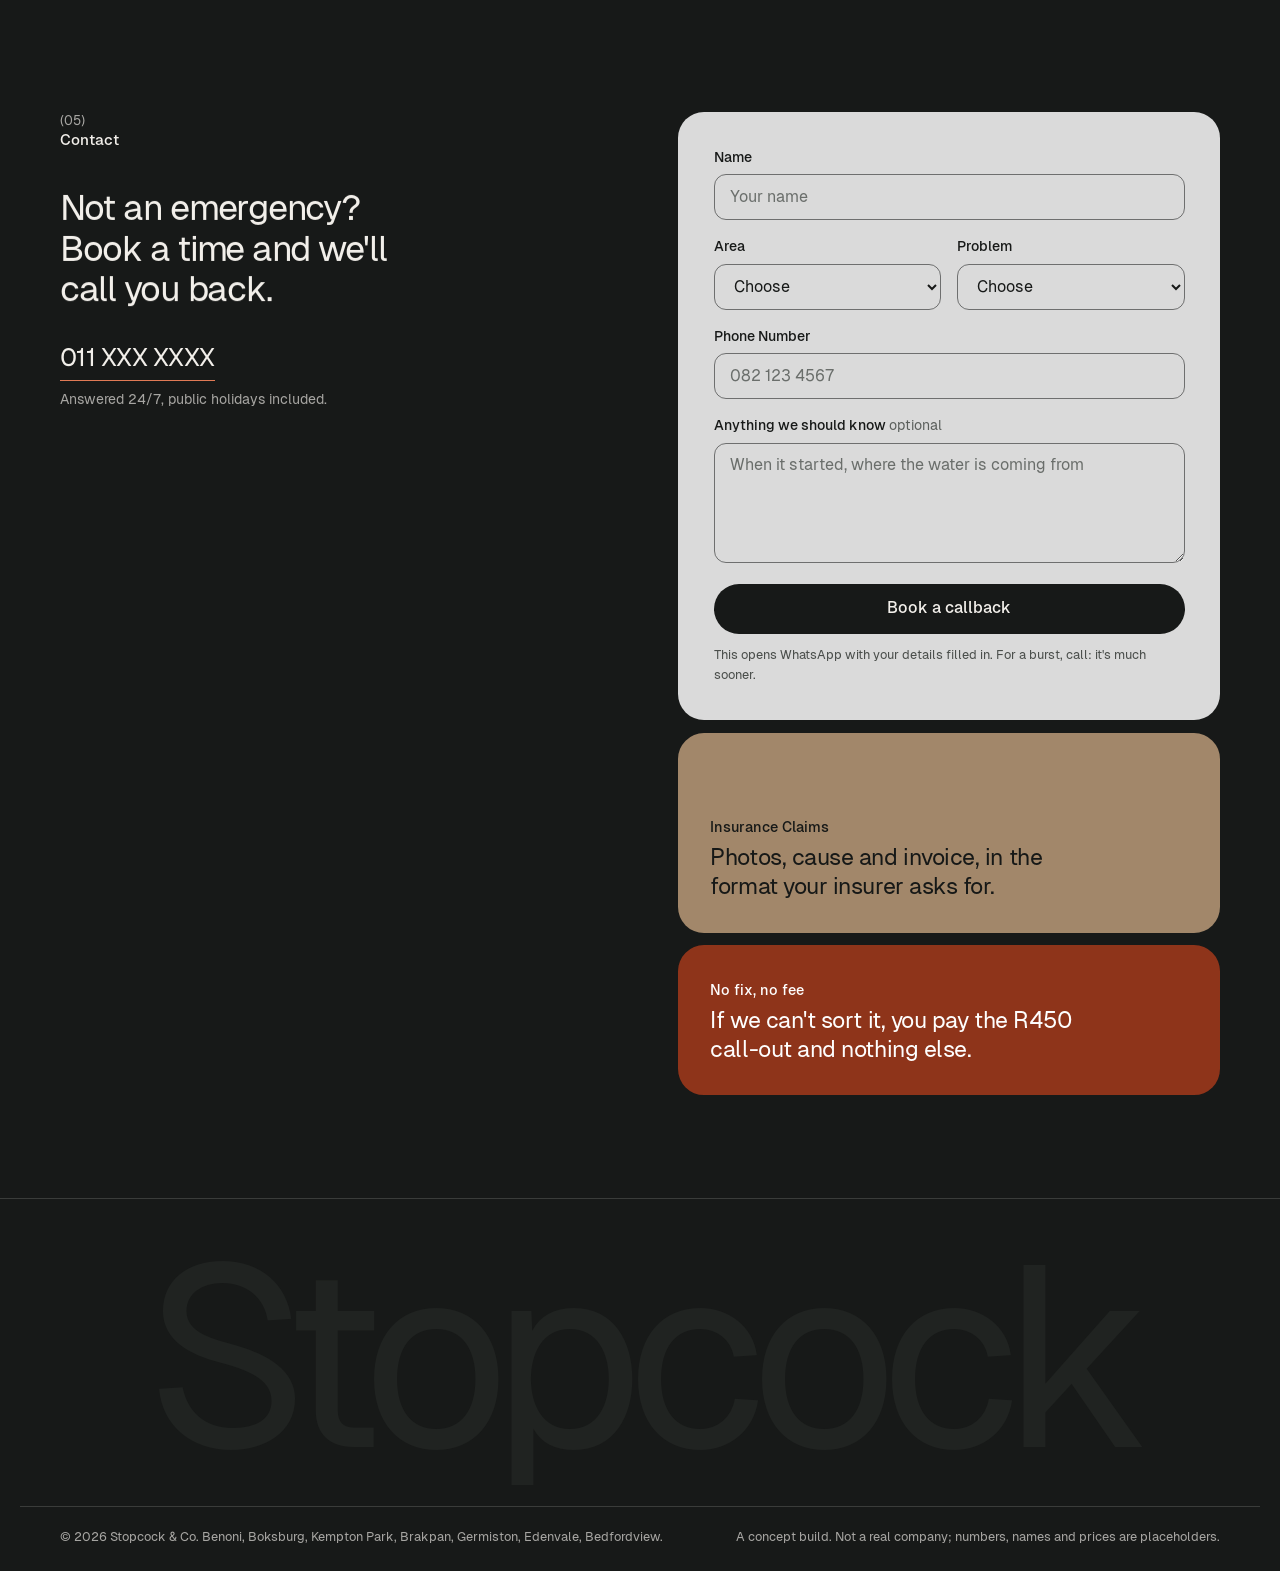
<file: work/stopcock/index.html>
<!doctype html>
<html lang="en-ZA">
<head>
<meta charset="utf-8">
<meta name="viewport" content="width=device-width, initial-scale=1">
<title>Stopcock &amp; Co. | 24/7 emergency plumber, East Rand</title>
<meta name="description" content="Emergency plumbing on the East Rand, 24/7. Burst geysers, blocked drains and leaks. Call-out R450, quoted before we start.">
<meta name="theme-color" content="#171918">
<link rel="icon" href="data:image/svg+xml,<svg xmlns='http://www.w3.org/2000/svg' viewBox='0 0 32 32'><rect width='32' height='32' rx='9' fill='%23171918'/><circle cx='16' cy='16' r='7' fill='none' stroke='%23E07A55' stroke-width='2.4'/><path d='M16 4v8M16 20v8' stroke='%23F2EFEA' stroke-width='2.4' stroke-linecap='round'/></svg>">
<link rel="preload" href="fonts/geist-sans-latin-400-normal.woff2" as="font" type="font/woff2" crossorigin>
<link rel="preload" href="img/hero.webp" as="image" type="image/webp">
<link rel="stylesheet" href="css/style.css">
<script>document.documentElement.classList.add('js')</script>
</head>
<body data-wa="27000000000" data-tel="+27000000000">

<a class="skip" href="#main">Skip to content</a>

<main id="main">

<section class="hero" id="top">
  <div class="hero-card">
    <div class="hero-media" aria-hidden="true"><img src="img/hero.webp" width="1920" height="1080" alt="" fetchpriority="high"></div>

    <header class="hnav">
      <a class="brand" href="#top" aria-label="Stopcock and Co., back to top">
        <svg viewBox="0 0 32 32" aria-hidden="true"><circle cx="16" cy="16" r="7"/><path d="M16 4v8M16 20v8"/></svg>
        <span>Stopcock <i>&amp;</i> Co.</span>
      </a>
      <nav class="hnav-links" aria-label="Main">
        <a class="pill" href="#top">Home</a>
        <a class="pill" href="#about">About Us</a>
        <a class="pill" href="#jobs">Services <svg viewBox="0 0 24 24" aria-hidden="true"><path d="M9 5l7 7-7 7"/></svg></a>
      </nav>
      <span class="hnav-rule" aria-hidden="true"></span>
      <div class="hnav-ctas">
        <a class="pill" href="#contact">Book Now</a>
        <a class="pill pill-solid" href="#contact" data-call>Call now</a>
      </div>
      <button class="burger" id="burger" aria-expanded="false" aria-controls="sheet" aria-label="Open menu"><span></span><span></span></button>
    </header>

    <div class="hero-body">
      <h1 class="display">
        <span class="h1-line"><span data-split>Water everywhere?</span>
          <span class="oncall rv" aria-label="Plumbers on call tonight">
            <span class="faces" aria-hidden="true"><img src="img/face-1.webp" width="96" height="96" alt=""><img src="img/face-2.webp" width="96" height="96" alt=""><img src="img/face-3.webp" width="96" height="96" alt=""></span>
            <span class="oncall-t" aria-hidden="true"><b>On call</b>tonight, 24/7</span>
          </span>
        </span>
        <span class="h1-line" data-split><em>Close&nbsp;the&nbsp;stopcock.</em> Then call us.</span>
      </h1>
      <div class="hero-row rv">
        <p class="hero-sub">Emergency plumbers for the East Rand. Call-out R450, and you<br class="br-d"> get the price before we pick up a spanner.</p>
        <a class="cta" href="#contact" data-call>
          <span class="cta-t">Call now</span>
          <span class="cta-ic" aria-hidden="true"><svg viewBox="0 0 24 24"><path d="M6.6 10.8a15.1 15.1 0 0 0 6.6 6.6l2.2-2.2a1 1 0 0 1 1-.25 11.4 11.4 0 0 0 3.6.57 1 1 0 0 1 1 1V20a1 1 0 0 1-1 1A17 17 0 0 1 3 4a1 1 0 0 1 1-1h3.5a1 1 0 0 1 1 1c0 1.25.2 2.45.57 3.57a1 1 0 0 1-.25 1z"/></svg></span>
        </a>
      </div>
    </div>

    <a class="hero-glass rv" href="#why">
      <img src="img/stopcock.webp" width="480" height="480" alt="" loading="lazy">
      <span class="glass-pill">Where's my stopcock?</span>
    </a>
  </div>
</section>

<div class="sheet" id="sheet" inert>
  <nav aria-label="Mobile">
    <a href="#about">About Us</a>
    <a href="#jobs">Services</a>
    <a href="#team">Our Team</a>
    <a href="#contact">Book Now</a>
  </nav>
  <a class="cta cta-block" href="#contact" data-call><span class="cta-t">Call now</span></a>
</div>

<section class="sec shell about" id="about">
  <div class="about-l">
    <p class="label"><span>(01)</span>About Us</p>
    <p class="about-small rv">A family plumbing firm from Benoni, on the East Rand since 2009. Every plumber
      is PIRB-registered, and every job that needs one gets a certificate of compliance.</p>
  </div>
  <div class="about-r">
    <p class="statement" data-split>Most plumbing calls come at the worst time. So we answer at 02:00 the way we answer at 10:00, and the price we give you is the price.</p>
    <ul class="socials rv" aria-label="Get in touch">
      <li><a href="#contact" data-wa-msg="Hi Stopcock, I need a plumber." aria-label="WhatsApp"><svg viewBox="0 0 24 24" aria-hidden="true"><path d="M12 2a9.9 9.9 0 0 0-8.5 15L2 22l5.2-1.4A9.9 9.9 0 1 0 12 2zm4.6 12.1c-.2-.1-1.4-.7-1.6-.8s-.4-.1-.5.1-.6.8-.7 1-.3.2-.5.1a6.5 6.5 0 0 1-3.2-2.8c-.2-.4.2-.4.6-1.2.1-.2 0-.3 0-.5s-.5-1.3-.7-1.7-.4-.4-.5-.4h-.5a1 1 0 0 0-.7.3 3 3 0 0 0-.9 2.2 5.2 5.2 0 0 0 1.1 2.7 11.8 11.8 0 0 0 4.5 4 5 5 0 0 0 2.3.5 2.7 2.7 0 0 0 1.8-1.3 2.2 2.2 0 0 0 .2-1.3c-.1-.1-.3-.2-.5-.3z"/></svg></a></li>
      <li><a href="#contact" data-call aria-label="Call"><svg viewBox="0 0 24 24" aria-hidden="true"><path d="M6.6 10.8a15.1 15.1 0 0 0 6.6 6.6l2.2-2.2a1 1 0 0 1 1-.25 11.4 11.4 0 0 0 3.6.57 1 1 0 0 1 1 1V20a1 1 0 0 1-1 1A17 17 0 0 1 3 4a1 1 0 0 1 1-1h3.5a1 1 0 0 1 1 1c0 1.25.2 2.45.57 3.57a1 1 0 0 1-.25 1z"/></svg></a></li>
      <li><span role="img" aria-label="Facebook (placeholder)"><svg viewBox="0 0 24 24" aria-hidden="true"><path d="M14 9V7.2c0-.8.2-1.2 1.4-1.2H17V2.6A19 19 0 0 0 14.7 2.5C12 2.5 10.2 4.1 10.2 7v2H7.5v3.4h2.7V22H14v-9.6h2.6L17 9z"/></svg></span></li>
      <li><span role="img" aria-label="Instagram (placeholder)"><svg viewBox="0 0 24 24" aria-hidden="true"><path d="M12 2.2c3.2 0 3.6 0 4.9.07 1.2.05 1.8.25 2.2.42.6.2 1 .5 1.4 1 .4.4.7.8 1 1.4.2.4.4 1 .4 2.2.1 1.3.1 1.7.1 4.9s0 3.6-.1 4.9c0 1.2-.2 1.8-.4 2.2-.3.6-.6 1-1 1.4-.4.4-.8.7-1.4 1-.4.2-1 .4-2.2.4-1.3.1-1.7.1-4.9.1s-3.6 0-4.9-.1c-1.2 0-1.8-.2-2.2-.4-.6-.3-1-.6-1.4-1-.4-.4-.7-.8-1-1.4-.2-.4-.4-1-.4-2.2C2.2 15.6 2.2 15.2 2.2 12s0-3.6.1-4.9c0-1.2.2-1.8.4-2.2.3-.6.6-1 1-1.4.4-.5.8-.8 1.4-1 .4-.2 1-.4 2.2-.4C8.4 2.2 8.8 2.2 12 2.2zm0 3.2A6.6 6.6 0 1 0 18.6 12 6.6 6.6 0 0 0 12 5.4zm0 10.9A4.3 4.3 0 1 1 16.3 12 4.3 4.3 0 0 1 12 16.3zm6.9-11.1a1.55 1.55 0 1 1-1.55-1.55A1.55 1.55 0 0 1 18.9 5.2z"/></svg></span></li>
    </ul>
  </div>
  <a class="chat rv" href="#contact" data-wa-msg="Hi Stopcock, I need a plumber.">
    <span class="chat-ic" aria-hidden="true"><svg viewBox="0 0 24 24"><path d="M4 5h16v11H8l-4 4z"/></svg></span>Let's talk
  </a>
</section>

<section class="jobs" id="jobs">
  <div class="shell jobs-head">
    <p class="label"><span>(02)</span>Jobs &amp; Prices</p>
    <div class="jobs-ctl">
      <a class="pill pill-ghost" href="#contact">Book a job</a>
      <button class="rail-btn" data-rail="jobRail" data-dir="-1" aria-label="Previous job"><svg viewBox="0 0 24 24" aria-hidden="true"><path d="M15 5l-7 7 7 7"/></svg></button>
      <button class="rail-btn" data-rail="jobRail" data-dir="1" aria-label="Next job"><svg viewBox="0 0 24 24" aria-hidden="true"><path d="M9 5l7 7-7 7"/></svg></button>
    </div>
  </div>

  <div class="rail" id="jobRail" tabindex="0" aria-label="Jobs and starting prices, drag or use the arrows">
    <ul class="rail-track">
      <li class="job">
        <div class="job-card"><img src="img/job-bathroom.webp" width="560" height="700" loading="lazy" alt="A refitted bathroom with charcoal stone tiles, copper tapware and a glass walk-in shower.">
          <div class="job-body"><h3>Bathroom refit</h3>
            <p class="job-pills"><span>2 to 3 weeks</span><b>from R38,000</b></p>
            <p class="job-note">Strip, re-plumb, tile and fit, one crew</p>
            <a class="job-btn" href="#contact" data-wa-msg="Hi Stopcock, I'd like a quote for a bathroom refit.">Book this job</a></div></div>
      </li>
      <li class="job">
        <div class="job-card"><img src="img/job-geyser.webp" width="560" height="700" loading="lazy" alt="A burst geyser in a dark roof space, water pouring into an overflowing drip tray.">
          <div class="job-body"><h3>Burst geyser</h3>
            <p class="job-pills"><span>Same day</span><b>from R9,800</b></p>
            <p class="job-note">150&nbsp;L geyser, valves, fitting and COC</p>
            <a class="job-btn" href="#contact" data-wa-msg="Hi Stopcock, my geyser has burst. Please send someone.">Book this job</a></div></div>
      </li>
      <li class="job job-raised">
        <div class="job-card"><img src="img/job-drain.webp" width="560" height="700" loading="lazy" alt="A plumber with a headlamp feeding a drain rod into an outside gulley at night.">
          <div class="job-body"><h3>Blocked drain</h3>
            <p class="job-pills"><span>1 to 2 hrs</span><b>from R850</b></p>
            <p class="job-note">Call-out included, cleared or you don't pay</p>
            <a class="job-btn" href="#contact" data-wa-msg="Hi Stopcock, I have a blocked drain.">Book this job</a></div></div>
        <p class="job-aside"><b>No fix, no fee</b>If we can't clear it, you pay the call-out and nothing else.</p>
      </li>
      <li class="job">
        <div class="job-card"><img src="img/job-leak.webp" width="560" height="700" loading="lazy" alt="A thermal camera held to a tiled wall, its screen showing the heat trace of a hidden pipe.">
          <div class="job-body"><h3>Leak detection</h3>
            <p class="job-pills"><span>No digging first</span><b>from R1,450</b></p>
            <p class="job-note">Thermal and acoustic, before anyone breaks a tile</p>
            <a class="job-btn" href="#contact" data-wa-msg="Hi Stopcock, I think I have a hidden leak.">Book this job</a></div></div>
      </li>
      <li class="job">
        <div class="job-card"><img src="img/job-pipes.webp" width="560" height="700" loading="lazy" alt="Gloved hands clamping a pipe wrench onto a burst copper pipe spraying water.">
          <div class="job-body"><h3>Burst pipe</h3>
            <p class="job-pills"><span>24/7</span><b>from R950</b></p>
            <p class="job-note">Isolate, repair, pressure test</p>
            <a class="job-btn" href="#contact" data-wa-msg="Hi Stopcock, I have a burst pipe.">Book this job</a></div></div>
      </li>
    </ul>
  </div>
  <p class="shell jobs-foot rv">Starting prices, including VAT. The exact figure comes in writing, on site, before work starts.</p>
</section>

<section class="sec shell why" id="why">
  <div class="why-card">
    <p class="label"><span>(03)</span>Why Choose Us</p>
    <p class="why-big" data-split>Quoted before we start. No fix, no fee. The paperwork done for your insurer.</p>
    <p class="why-small rv">If the job changes, the quote changes before the work does. Geysers and new installs get a
      certificate of compliance, and insurance claims get the photos, the cause and the invoice your insurer asks for.</p>
  </div>
  <div class="rust-card">
    <p class="rust-lead rv">Water still running? Close the stopcock first. It's usually next to the water meter by
      your front boundary wall. Turn it clockwise until it stops, then tap what's wrong.</p>
    <ul class="tags">
      <li><a class="tag" href="#contact" data-wa-msg="Hi Stopcock, my geyser has burst. Please send someone.">Burst geyser</a></li>
      <li><a class="tag" href="#contact" data-wa-msg="Hi Stopcock, I have a blocked drain.">Blocked drain</a></li>
      <li><a class="tag" href="#contact" data-wa-msg="Hi Stopcock, I have a leaking pipe.">Leaking pipe</a></li>
      <li><a class="tag" href="#contact" data-wa-msg="Hi Stopcock, I have no hot water.">No hot water</a></li>
      <li><a class="tag-go" href="#contact" data-wa-msg="Hi Stopcock, I need a plumber." aria-label="Something else, message us"><svg viewBox="0 0 24 24" aria-hidden="true"><path d="M9 5l7 7-7 7"/></svg></a></li>
    </ul>
  </div>
</section>

<section class="sec team" id="team">
  <div class="shell team-grid">
    <div class="team-l">
      <p class="label"><span>(04)</span>Our Team</p>
      <p class="team-note rv">The same four people answer the phone and knock on your door.
        <span class="dim">Concept build: portraits are AI-generated and the names are invented.</span></p>
    </div>
    <div class="team-r">
      <div class="rail team-rail" id="teamRail" tabindex="0" aria-label="The crew, drag or use the arrows">
        <ul class="rail-track team-track">
          <li class="person rv-block"><img src="img/team-1.webp" width="560" height="700" loading="lazy" alt="Portrait of an older plumber with a grey beard, arms folded, in a navy work shirt.">
            <b>Thabo Mokoena</b><span>Founder, 30 years on the tools</span></li>
          <li class="person rv-block"><img src="img/team-2.webp" width="560" height="700" loading="lazy" alt="Portrait of a young woman plumber holding a pipe wrench over her shoulder.">
            <b>Lerato Dlamini</b><span>Geysers and new installs</span></li>
          <li class="person rv-block"><img src="img/team-3.webp" width="560" height="700" loading="lazy" alt="Portrait of a smiling plumber carrying a coil of copper pipe.">
            <b>Sipho Nkosi</b><span>Drains and night call-outs</span></li>
          <li class="person rv-block"><img src="img/team-4.webp" width="560" height="700" loading="lazy" alt="Portrait of a young apprentice plumber with a tool bag over his shoulder.">
            <b>Kagiso Molefe</b><span>Apprentice, second year</span></li>
        </ul>
      </div>
      <div class="team-foot">
        <div class="rail-ctl">
          <button class="rail-btn" data-rail="teamRail" data-dir="-1" aria-label="Previous person"><svg viewBox="0 0 24 24" aria-hidden="true"><path d="M15 5l-7 7 7 7"/></svg></button>
          <button class="rail-btn" data-rail="teamRail" data-dir="1" aria-label="Next person"><svg viewBox="0 0 24 24" aria-hidden="true"><path d="M9 5l7 7-7 7"/></svg></button>
        </div>
        <p class="big-num rv"><b>17</b><span>Years on the East Rand</span></p>
      </div>
    </div>
  </div>
</section>

<section class="sec shell contact" id="contact">
  <div class="contact-l">
    <p class="label"><span>(05)</span>Contact</p>
    <p class="contact-big" data-split>Not an emergency? Book a time and we'll call you back.</p>
    <a class="contact-num" href="#contact" data-call>011 XXX XXXX</a>
    <p class="contact-small">Answered 24/7, public holidays included.</p>
  </div>
  <div class="contact-r">
    <form class="form" id="bookForm" novalidate>
      <div class="field">
        <label for="f-name">Name</label>
        <input id="f-name" name="name" autocomplete="name" placeholder="Your name" required>
        <p class="err" id="e-name" aria-live="polite"></p>
      </div>
      <div class="field-row">
        <div class="field">
          <label for="f-suburb">Area</label>
          <select id="f-suburb" name="suburb" required>
            <option value="">Choose</option>
            <option>Benoni</option><option>Boksburg</option><option>Kempton Park</option><option>Brakpan</option>
            <option>Germiston</option><option>Edenvale</option><option>Bedfordview</option>
            <option value="other">Somewhere else nearby</option>
          </select>
          <p class="err" id="e-suburb" aria-live="polite"></p>
        </div>
        <div class="field">
          <label for="f-problem">Problem</label>
          <select id="f-problem" name="problem" required>
            <option value="">Choose</option>
            <option value="geyser">Geyser</option><option value="drain">Blocked drain</option><option value="leak">Leak</option>
            <option value="bathroom">Bathroom refit</option><option value="other">Something else</option>
          </select>
          <p class="err" id="e-problem" aria-live="polite"></p>
        </div>
      </div>
      <div class="field">
        <label for="f-phone">Phone Number</label>
        <input id="f-phone" name="phone" type="tel" inputmode="tel" autocomplete="tel" placeholder="082 123 4567" required>
        <p class="err" id="e-phone" aria-live="polite"></p>
      </div>
      <div class="field">
        <label for="f-note">Anything we should know <span class="opt">optional</span></label>
        <textarea id="f-note" name="note" rows="4" placeholder="When it started, where the water is coming from"></textarea>
      </div>
      <button class="btn-dark" type="submit">Book a callback</button>
      <p class="form-fine">This opens WhatsApp with your details filled in. For a burst, call: it's much sooner.</p>
      <p class="form-done" id="formDone" role="status"></p>
    </form>
    <div class="tan-card rv-block">
      <b>Insurance Claims</b>
      <p>Photos, cause and invoice, in the format your insurer asks for.</p>
    </div>
    <div class="rust-small rv-block">
      <b>No fix, no fee</b>
      <p>If we can't sort it, you pay the R450 call-out and nothing else.</p>
    </div>
  </div>
</section>

</main>

<footer class="foot">
  <p class="foot-word" aria-hidden="true">Stopcock</p>
  <div class="shell foot-base">
    <span>&copy; 2026 Stopcock &amp; Co. Benoni, Boksburg, Kempton Park, Brakpan, Germiston, Edenvale, Bedfordview.</span>
    <span>A concept build. Not a real company; numbers, names and prices are placeholders.</span>
  </div>
</footer>

<a class="float-call" id="floatCall" href="#contact" data-call aria-hidden="true" tabindex="-1">
  <svg viewBox="0 0 24 24" aria-hidden="true"><path d="M6.6 10.8a15.1 15.1 0 0 0 6.6 6.6l2.2-2.2a1 1 0 0 1 1-.25 11.4 11.4 0 0 0 3.6.57 1 1 0 0 1 1 1V20a1 1 0 0 1-1 1A17 17 0 0 1 3 4a1 1 0 0 1 1-1h3.5a1 1 0 0 1 1 1c0 1.25.2 2.45.57 3.57a1 1 0 0 1-.25 1z"/></svg>
  Call now</a>

<script src="vendor/gsap.min.js" defer></script>
<script src="vendor/ScrollTrigger.min.js" defer></script>
<script src="vendor/lenis.min.js" defer></script>
<script src="js/main.js" defer></script>
<script type="module" src="js/form.js"></script>
</body>
</html>
</file>
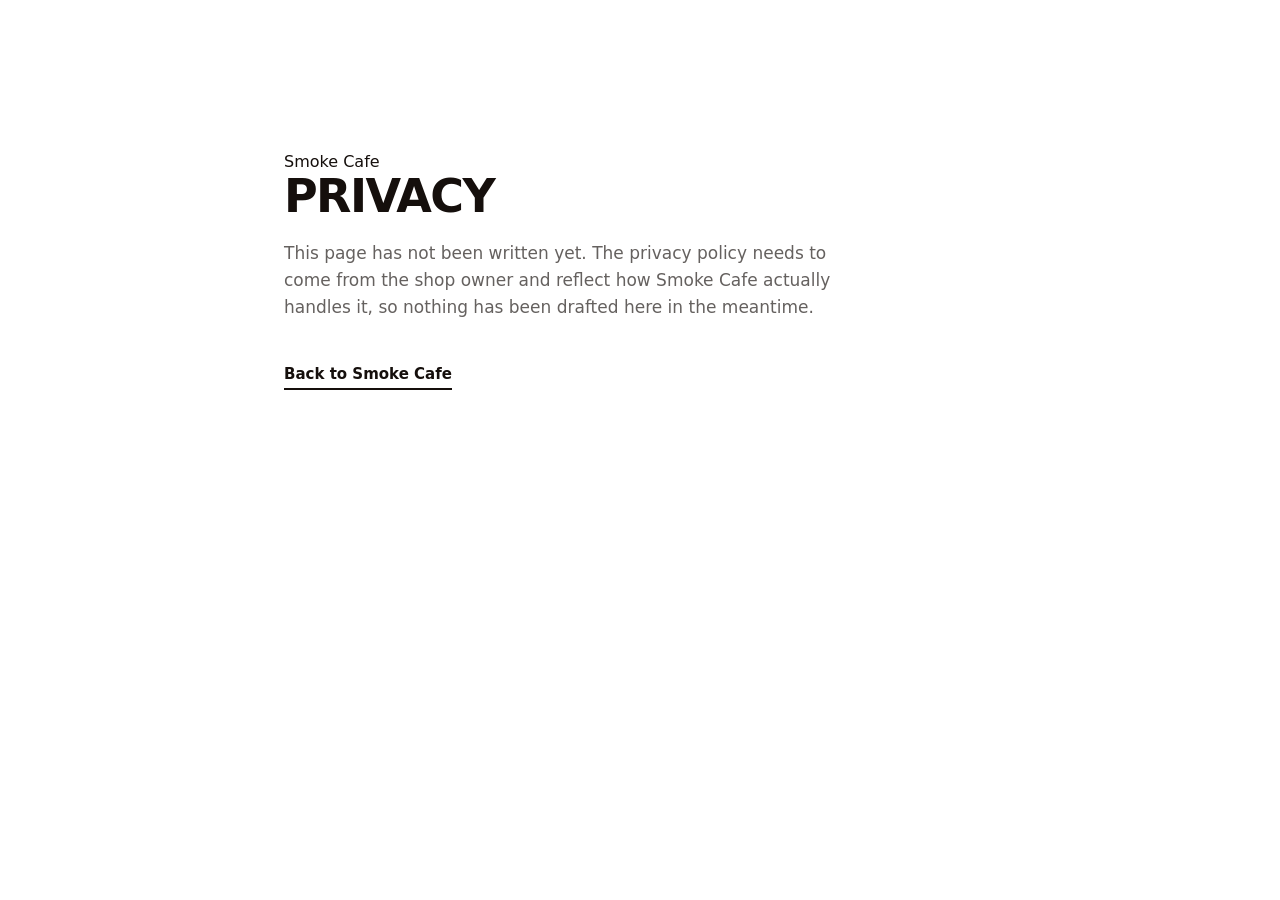
<file: work/smoke-cafe/privacy.html>
<!doctype html>
<html lang="en-ZA">
<head>
<title>Privacy, Smoke Cafe</title>
<meta charset="utf-8">
<meta name="viewport" content="width=device-width, initial-scale=1">
<meta name="robots" content="noindex">
<link rel="icon" href="favicon.svg" type="image/svg+xml">
<link rel="preconnect" href="https://fonts.googleapis.com">
<link rel="preconnect" href="https://fonts.gstatic.com" crossorigin>
<link rel="stylesheet" href="https://fonts.googleapis.com/css2?family=Geist:wght@300;400;500;600;700&display=swap">
<link rel="stylesheet" href="style.css">
</head>
<body>
<div class="ambient" aria-hidden="true"><i class="orb orb--a"></i></div>
<main id="main" class="wrap" style="padding-block:150px 120px; max-width:760px">
<p class="tagpill">Smoke Cafe</p>
<h1 style="font-size:clamp(30px,4.6vw,46px); margin-bottom:22px">Privacy</h1>
<p class="sub">This page has not been written yet. The privacy policy needs to come from the shop owner and reflect how Smoke Cafe actually handles it, so nothing has been drafted here in the meantime.</p>
<p style="margin-top:40px"><a class="ghost" href="index.html">Back to Smoke Cafe</a></p>
</main>
</body>
</html>
</file>
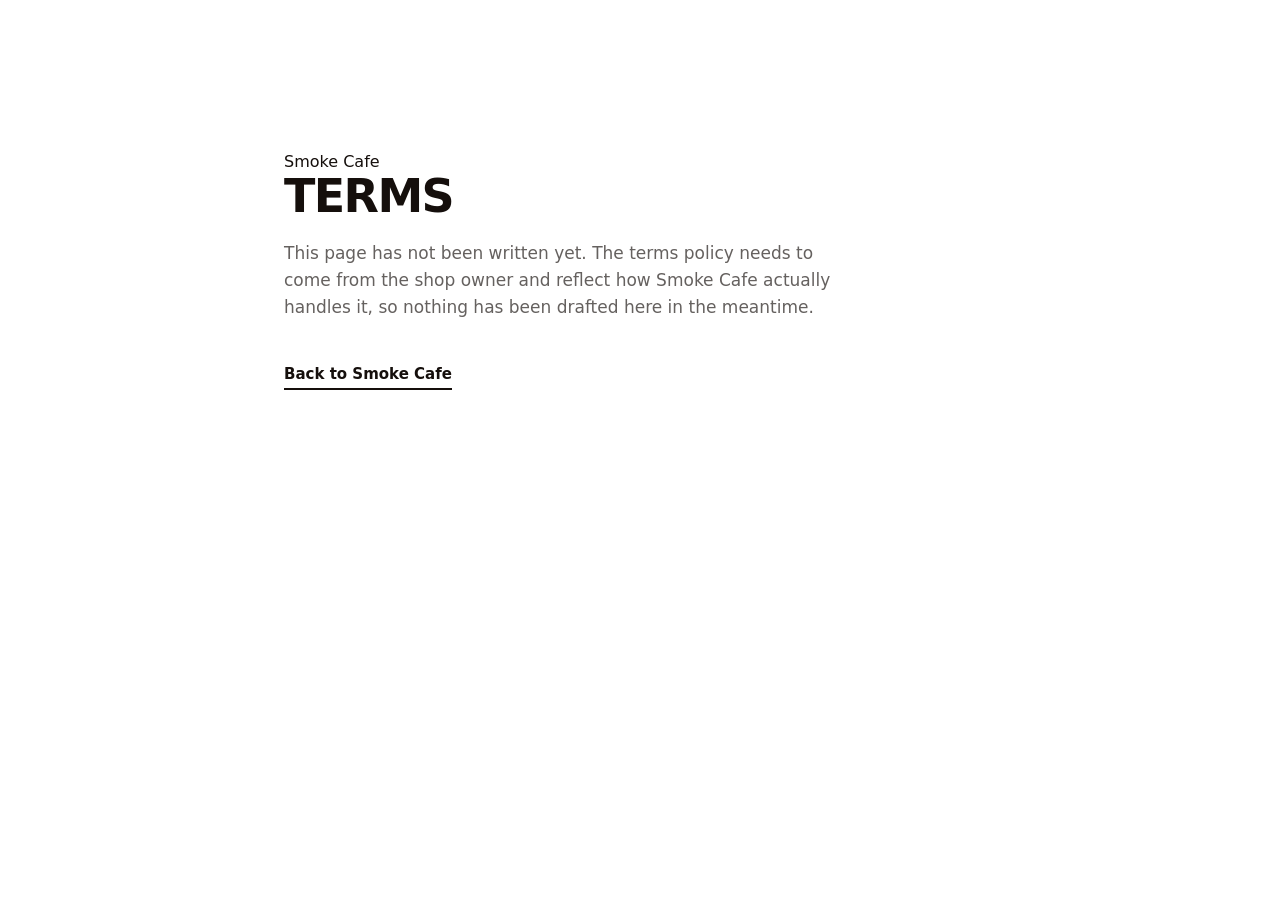
<file: work/smoke-cafe/terms.html>
<!doctype html>
<html lang="en-ZA">
<head>
<title>Terms, Smoke Cafe</title>
<meta charset="utf-8">
<meta name="viewport" content="width=device-width, initial-scale=1">
<meta name="robots" content="noindex">
<link rel="icon" href="favicon.svg" type="image/svg+xml">
<link rel="preconnect" href="https://fonts.googleapis.com">
<link rel="preconnect" href="https://fonts.gstatic.com" crossorigin>
<link rel="stylesheet" href="https://fonts.googleapis.com/css2?family=Geist:wght@300;400;500;600;700&display=swap">
<link rel="stylesheet" href="style.css">
</head>
<body>
<div class="ambient" aria-hidden="true"><i class="orb orb--a"></i></div>
<main id="main" class="wrap" style="padding-block:150px 120px; max-width:760px">
<p class="tagpill">Smoke Cafe</p>
<h1 style="font-size:clamp(30px,4.6vw,46px); margin-bottom:22px">Terms</h1>
<p class="sub">This page has not been written yet. The terms policy needs to come from the shop owner and reflect how Smoke Cafe actually handles it, so nothing has been drafted here in the meantime.</p>
<p style="margin-top:40px"><a class="ghost" href="index.html">Back to Smoke Cafe</a></p>
</main>
</body>
</html>
</file>
<file: css/site.css>
@font-face{font-family:Switzer;src:url(../fonts/switzer-500.woff2) format("woff2");
  font-weight:500;font-style:normal;font-display:swap}
@font-face{font-family:Switzer;src:url(../fonts/switzer-600.woff2) format("woff2");
  font-weight:600;font-style:normal;font-display:swap}

:root{
  --paper:#fff;
  --ink:#000;

  --mute:#767676;
  --faint:#b8b8b8;
  --wash:#f7f7f7;
  --rule:rgba(0,0,0,.09);
  --night:#000;
  --acc:#12b33f;

  --gut:clamp(9.75px,16.21vw - 53.5px,180px);

  --sec:clamp(56px,10.3vw,148px);

  --t-hero:clamp(42px,5vw,72px);
  --t-disp:clamp(36px,4.44vw,64px);
  --t-card:clamp(26px,2.22vw,32px);
  --t-sub:clamp(18px,1.53vw,22px);
  --t-lead:clamp(16px,1.25vw,18px);
  --t-body:clamp(14px,1.11vw,16px);
  --t-small:14px;
  --t-meta:12px;

  --r:13px;
  --rc:20px;
  --rp:999px;

  --sh-card:0 .6px .6px -.94px rgba(0,0,0,.07),0 1.8px 1.8px -1.9px rgba(0,0,0,.07),
            0 5px 5px -2.8px rgba(0,0,0,.07);
  --sh-btn-hero:inset 0 2px 4px rgba(255,255,255,.4),
    0 .74px .74px -.75px rgba(0,0,0,.33),0 2.02px 2.02px -1.5px rgba(0,0,0,.32),
    0 4.43px 4.43px -2.25px rgba(0,0,0,.3),0 9.83px 9.83px -3px rgba(0,0,0,.25),
    0 25px 25px -3.75px rgba(0,0,0,.11),0 0 0 1px #545454;
  --sh-btn:inset 0 2px 4px rgba(255,255,255,.4),
    0 .74px .74px -.75px rgba(0,0,0,.15),0 2.02px 2.02px -1.5px rgba(0,0,0,.14),
    0 4.43px 4.43px -2.25px rgba(0,0,0,.13),0 9.83px 9.83px -3px rgba(0,0,0,.11),
    0 25px 25px -3.75px rgba(0,0,0,.05),0 0 0 1px #828282;
  --sh-btn-light:inset 0 2px 4px rgba(255,255,255,.4),
    0 .74px .74px -.75px rgba(0,0,0,.07),0 2.02px 2.02px -1.5px rgba(0,0,0,.07),
    0 4.43px 4.43px -2.25px rgba(0,0,0,.07),0 9.83px 9.83px -3px rgba(0,0,0,.06),
    0 25px 25px -3.75px rgba(0,0,0,.03),0 0 0 1px #f0f0f0;

  --ease:cubic-bezier(.22,.61,.36,1);
  --dur:.72s;

  --ease-x:cubic-bezier(.19,1,.22,1);
  --step:80ms;
  --rv:.7s;
}

*,*::before,*::after{box-sizing:border-box}

html{-webkit-text-size-adjust:100%;overflow-x:clip}
body{margin:0;background:var(--paper);color:var(--ink);
  font-family:Switzer,-apple-system,BlinkMacSystemFont,"Segoe UI",Roboto,sans-serif;
  font-weight:500;font-size:var(--t-body);line-height:1.55;letter-spacing:-.02em;
  -webkit-font-smoothing:antialiased;overflow-x:clip;

  -webkit-user-select:none;user-select:none}
input,textarea,[contenteditable],
footer a[href^="mailto:"],footer a[href*="wa.me"]{-webkit-user-select:text;user-select:text}

img{max-width:100%;display:block;height:auto}
a{color:inherit}
h1,h2,h3,h4,p,ul,figure{margin:0}
ul{padding:0;list-style:none}
button{font:inherit;color:inherit}
:focus-visible{outline:2px solid var(--ink);outline-offset:3px;border-radius:4px}
.vh{position:absolute;width:1px;height:1px;padding:0;margin:-1px;overflow:hidden;
  clip:rect(0 0 0 0);white-space:nowrap;border:0}
.skip{position:absolute;left:-9999px;top:0;z-index:99;background:#000;color:#fff;
  padding:12px 18px;border-radius:0 0 var(--r) 0}
.skip:focus{left:0}

.shell{padding-inline:var(--gut)}
.page-body{position:relative;background-color:var(--paper)}
.sec{padding-block:var(--sec);border-top:1px solid var(--rule)}
.sec:first-child{border-top:0}

.disp{font-size:var(--t-disp);font-weight:600;line-height:.95;letter-spacing:-.03em}

.disp .mute{color:var(--mute);display:block}
.disp .solid{color:var(--ink);display:block}
.eyebrow{font-size:var(--t-meta);font-weight:600;letter-spacing:.1em;
  text-transform:uppercase;color:var(--mute);line-height:1.12;display:block}
.lead{font-size:var(--t-lead);color:var(--mute);line-height:1.6;max-width:62ch;margin-top:1.1rem}
.sub{font-size:var(--t-sub);line-height:1.5}

.btn{display:inline-flex;align-items:center;gap:10px;padding:11px 20px 11px 12px;
  background:var(--ink);color:#fff;border-radius:var(--rp);text-decoration:none;
  font-weight:600;font-size:var(--t-small);letter-spacing:-.02em;
  box-shadow:var(--sh-btn-hero);border:0;cursor:pointer;
  transition:transform .45s var(--ease),scale .16s var(--ease-x)}
.btn img{width:30px;height:30px;border-radius:50%;object-fit:cover}
.btn.plain{padding:13px 22px}

@media (hover:hover){.btn:hover{transform:translateY(-1px)}}
.btn:active{scale:.97}
.btn-text{display:inline-flex;align-items:center;gap:7px;text-decoration:none;
  font-weight:600;font-size:var(--t-small);color:var(--ink);
  border-bottom:1px solid var(--rule);padding-bottom:2px;
  transition:border-color .4s var(--ease)}
.btn-text:hover{border-bottom-color:var(--ink)}
.dot{width:6px;height:6px;border-radius:50%;background:var(--acc);display:inline-block;
  flex:none}

.rv,.rv-block{opacity:0;transform:translateY(22px);
  transition:opacity var(--rv) var(--ease-x),transform var(--rv) var(--ease-x);
  transition-delay:var(--d,0ms)}
.rv-block{transform:translateY(30px);transition-duration:.9s}
.rv.in,.rv-block.in{opacity:1;transform:none}
.rv-img{clip-path:inset(100% 0 0 0);transition:clip-path 1.1s var(--ease-x);
  transition-delay:var(--d,0ms)}
.rv-img>*{scale:1.16;transition:scale 1.4s var(--ease-x);transition-delay:var(--d,0ms)}
.rv-img.in{clip-path:inset(0 0 0 0)}
.rv-img.in>*{scale:1}

.rv-line{display:block;overflow:hidden;padding:.06em 0 .16em;margin:-.06em 0 -.16em}
.rv-line>span{display:block;transform:translateY(105%);
  transition:transform 1s var(--ease-x);transition-delay:var(--d,0ms)}
.in .rv-line>span,.rv-line.in>span{transform:none}
@media (prefers-reduced-motion:reduce){
  .rv,.rv-block,.rv-line>span{opacity:1;transform:none;transition:none}
  .rv-img,.rv-img>*{clip-path:none;scale:none;transition:none}
}

.nav{position:fixed;top:16px;left:0;right:0;z-index:40;display:flex;justify-content:center;
  padding-inline:16px;pointer-events:none}

.nav-in{pointer-events:auto;display:grid;grid-template-columns:1fr auto 1fr;align-items:center;
  column-gap:12px;width:100%;max-width:800px;
  background:rgba(255,255,255,.5);
  backdrop-filter:blur(5px);-webkit-backdrop-filter:blur(5px);
  border:1px solid #d9d9d9;border-radius:var(--rp);padding:12px 22px;box-shadow:none;
  transition:background .45s var(--ease),border-color .45s var(--ease),
    transform .5s var(--ease),opacity .35s var(--ease)}

@supports not ((backdrop-filter:blur(1px)) or (-webkit-backdrop-filter:blur(1px))){
  .nav-in,.bnav{background:var(--paper)}
  [data-nav="dark"] .nav-in,[data-bnav="dark"] .bnav{background:#000}
}

[data-past="true"] .nav{visibility:hidden;transition:visibility 0s .5s}
[data-past="true"] .nav-in{transform:translateY(-24px);opacity:0}

@media (min-width:1200px){.nav-in{scale:.92}}
[data-past="true"] .nav-sheet{visibility:hidden}
.nav-me{display:flex;align-items:center;gap:9px;text-decoration:none;font-weight:600;
  font-size:var(--t-small);white-space:nowrap}
.nav-me img{width:32px;height:32px;border-radius:50%;object-fit:cover}

.nav-label{display:grid;overflow:hidden}
.nav-label>*{grid-area:1/1}
.nav-avail{display:none;align-items:center;gap:7px}

[data-nav="dark"] .nav-in{background:rgba(0,0,0,.5);border-color:rgba(255,255,255,.14)}
[data-nav="dark"] .nav-me{color:#fff}
[data-nav="dark"] .nav-links a{color:var(--faint)}
[data-nav="dark"] .nav-links a:hover{color:#fff}
[data-nav="dark"] .nav-toggle{color:#fff}
[data-nav="dark"] .nav .btn{background:#fafafa;color:#000;box-shadow:var(--sh-btn-light)}

.nav-me{grid-column:1;justify-self:start}
.nav-links{grid-column:2;display:flex;align-items:center;gap:4px}

.nav-right{grid-column:3;justify-self:end;display:flex;align-items:center;gap:10px;
  margin-right:-10px}

.nav-links a{text-decoration:none;font-size:var(--t-small);font-weight:500;color:var(--ink);
  padding:5px 10px;border-radius:var(--rp);
  transition:color .35s var(--ease),background .35s var(--ease);white-space:nowrap}
.nav-links a:hover{color:var(--mute);background:rgba(0,0,0,.04)}

.nav-links a[aria-current="true"]{text-decoration:underline;text-underline-offset:4px;
  text-decoration-thickness:1px}

.nav-links{position:relative}
.nav-links a{position:relative;z-index:1}
.nav-links.has-mark a:hover{background:none}
.nav-links a.is-lit,.nav-links a.is-lit:hover{color:#fff}
.nav-mark{position:absolute;left:0;top:0;bottom:0;width:0;z-index:0;border-radius:var(--rp);
  background:var(--ink);box-shadow:var(--sh-btn-hero);pointer-events:none;opacity:0;
  transition:transform .25s cubic-bezier(.65,0,.35,1),width .25s cubic-bezier(.65,0,.35,1),
    opacity .2s cubic-bezier(.65,0,.35,1)}
.nav-mark.is-on{opacity:1}
.nav-mark.no-slide{transition:opacity .2s cubic-bezier(.65,0,.35,1)}
[data-nav="dark"] .nav-mark{background:#fafafa;box-shadow:var(--sh-btn-light)}
[data-nav="dark"] .nav-links a.is-lit,[data-nav="dark"] .nav-links a.is-lit:hover{color:#000}
@media (prefers-reduced-motion:reduce){.nav-mark,.nav-mark.no-slide{transition:none}}

.bnav{position:fixed;left:50%;bottom:calc(12px + env(safe-area-inset-bottom));z-index:38;
  padding:5px;border-radius:var(--rp);

  background:rgba(255,255,255,.5);backdrop-filter:blur(12px) saturate(1.4);
  -webkit-backdrop-filter:blur(12px) saturate(1.4);
  box-shadow:inset 0 1px 0 rgba(255,255,255,.9),inset 0 0 0 1px rgba(0,0,0,.07),
    0 1px 2px rgba(0,0,0,.06),0 12px 32px -12px rgba(0,0,0,.28);
  transform:translate(-50%,0);opacity:1;
  transition:transform .5s var(--ease),opacity .35s var(--ease),visibility .5s,
    background .45s var(--ease),box-shadow .45s var(--ease)}
.bnav[data-show="false"]{transform:translate(-50%,24px);opacity:0;visibility:hidden}
.bnav-links{position:relative;display:flex;align-items:center;gap:2px}
.bnav a{position:relative;z-index:1;text-decoration:none;font-size:var(--t-small);font-weight:500;
  color:var(--ink);padding:8px 16px;border-radius:var(--rp);white-space:nowrap;
  transition:color .22s cubic-bezier(.65,0,.35,1)}
.bnav a.is-lit{color:#fff}
.bnav a:focus-visible{outline:2px solid var(--ink);outline-offset:2px}

.bnav-mark{position:absolute;left:0;top:0;bottom:0;width:0;z-index:0;border-radius:var(--rp);
  background:var(--ink);box-shadow:var(--sh-btn-hero);pointer-events:none;opacity:0;
  transition:transform .25s cubic-bezier(.65,0,.35,1),width .25s cubic-bezier(.65,0,.35,1),
    opacity .2s cubic-bezier(.65,0,.35,1)}
.bnav-mark.is-on{opacity:1}
.bnav-mark.no-slide{transition:opacity .2s cubic-bezier(.65,0,.35,1)}

[data-bnav="dark"] .bnav{background:rgba(0,0,0,.5);
  box-shadow:inset 0 1px 0 rgba(255,255,255,.12),inset 0 0 0 1px rgba(255,255,255,.14),
    0 12px 32px -12px rgba(0,0,0,.6)}
[data-bnav="dark"] .bnav a{color:var(--faint)}
[data-bnav="dark"] .bnav a.is-lit{color:#000}
[data-bnav="dark"] .bnav-mark{background:#fafafa;box-shadow:var(--sh-btn-light)}
@media (max-width:809px){.bnav{display:none}}
@media (prefers-reduced-motion:reduce){
  .bnav{transition:opacity .2s linear,visibility .2s}
  .bnav-mark,.bnav-mark.no-slide,.bnav a{transition:none}
  .bnav[data-show="false"]{transform:translate(-50%,0)}
  [data-past="true"] .nav-in{transform:none}
}
.nav .btn{padding:8px 14px;border-radius:var(--rp);line-height:1.14}
.nav-toggle{display:none;background:none;border:0;padding:8px;border-radius:50%;cursor:pointer}
.nav-toggle svg{width:20px;height:20px;fill:currentColor;display:block}
.nav-sheet{display:none}

@media (max-width:1199px){
  .nav{top:24px}
  .nav-in{width:auto;grid-template-columns:auto auto auto;column-gap:26px;padding-block:11px}
}
.nav-toggle .x{display:none}
@media (max-width:809px){
  .nav-links,.nav-right .btn{display:none}
  .nav-in{width:233px;grid-template-columns:1fr auto;column-gap:0;padding:11px 12px}
  .nav-right{grid-column:2;margin-right:0}
  .nav-toggle{display:block;position:relative;width:24px;height:24px;padding:0;border-radius:6px;color:#828282}

  .nav-toggle svg{position:absolute;inset:0;width:24px;height:24px;
    transition:opacity .3s var(--ease),transform .55s var(--ease-x)}
  .nav-toggle .x{display:block;opacity:0;transform:rotate(-90deg) scale(.5);color:var(--ink)}
  .nav-toggle[aria-expanded="true"] .dots{opacity:0;transform:rotate(90deg) scale(.5)}
  .nav-toggle[aria-expanded="true"] .x{opacity:1;transform:none}
  .nav-toggle:focus-visible{outline:2px solid var(--ink);outline-offset:2px}

  .nav-sheet{display:grid;grid-template-rows:0fr;position:fixed;top:24px;left:50%;width:233px;z-index:39;
    padding:56px 12px 0;border-radius:28px;border:1px solid #d9d9d9;
    background:rgba(255,255,255,.97);
    box-shadow:0 24px 48px -24px rgba(0,0,0,0);
    transform:translateX(-50%);opacity:0;visibility:hidden;
    transition:grid-template-rows .45s var(--ease-x),box-shadow .45s var(--ease),
      opacity .2s var(--ease) .25s,visibility 0s .45s}
  .nav-sheet[data-open="true"]{grid-template-rows:1fr;opacity:1;visibility:visible;
    box-shadow:0 24px 48px -24px rgba(0,0,0,.25);
    transition:grid-template-rows .6s var(--ease-x),box-shadow .6s var(--ease),
      opacity .12s var(--ease),visibility 0s}
  .ns-in{min-height:0;overflow:hidden}
  .ns-in>:first-child{margin-top:6px}
  .ns-in>:last-child{margin-bottom:12px}
  .nav-sheet a{opacity:0;transform:translateY(-10px);
    transition:opacity .2s var(--ease),transform .3s var(--ease)}
  .nav-sheet[data-open="true"] a{opacity:1;transform:none;
    transition:opacity .45s var(--ease) calc(80ms + var(--i,0) * 45ms),
      transform .7s var(--ease-x) calc(80ms + var(--i,0) * 45ms)}
  .nav-sheet a:nth-child(2){--i:1}.nav-sheet a:nth-child(3){--i:2}
  .nav-sheet a:nth-child(4){--i:3}.nav-sheet a:nth-child(5){--i:4}
  .nav-sheet a:not(.btn){display:block;text-decoration:none;font-size:18px;font-weight:500;
    letter-spacing:-.02em;line-height:23px;padding:9px 0;color:var(--ink)}
  .nav-sheet .btn{display:flex;justify-content:center;width:100%;margin-top:12px;padding:12px 20px}
  .nav.is-open .nav-in{background:transparent;border-color:transparent;
    backdrop-filter:none;-webkit-backdrop-filter:none}
  .nav.is-open .nav-me{color:var(--ink)}

  .nav-avail{display:inline-flex}
  .nav-label>*{transition:transform .45s var(--ease),opacity .3s var(--ease)}
  .nav-avail{transform:translateY(100%);opacity:0}
  .nav.is-past .nm{transform:translateY(-100%);opacity:0}
  .nav.is-past .nav-avail{transform:none;opacity:1}
}
@media (max-width:809px) and (prefers-reduced-motion:reduce){
  .nav-sheet,.nav-sheet a,.nav-toggle svg{transition:none}
  .nav-label>*{transition:none}
}

.hero-wrap{position:relative}

.hero{position:relative;background:var(--paper);color:var(--ink);overflow:hidden;
  display:grid;grid-template-columns:minmax(0,1fr) minmax(0,1fr);
  column-gap:clamp(24px,4vw,64px);align-items:start;
  padding:clamp(104px,16.5svh,150px) calc(var(--gut) + clamp(8px,3.05vw,44px)) clamp(40px,6svh,72px);
  min-height:min(100svh,820px);isolation:isolate}
.hero-copy{position:relative;z-index:2;max-width:560px}

@media (min-width:901px){.hero-copy{margin-top:27px}}

@media (min-width:901px){.hero-stack{translate:34px 44px}}

.hero-chip{display:inline-flex;align-items:center;gap:8px;padding:8px 12px 8px 10px;
  background:var(--paper);border-radius:var(--rp);box-shadow:var(--sh-card),0 0 0 1px var(--rule);
  font-size:var(--t-meta);font-weight:600;line-height:1.12;letter-spacing:-.02em;color:var(--ink)}

.hero-chip .dot,.pr-badge .dot{position:relative;width:8px;height:8px;background:none}
.hero-chip .dot::before,.hero-chip .dot::after,
.pr-badge .dot::before,.pr-badge .dot::after{content:"";position:absolute;left:50%;top:50%;
  border-radius:50%;background:var(--acc)}
.hero-chip .dot::before,.pr-badge .dot::before{width:16px;height:16px;margin:-8px 0 0 -8px;opacity:.25}
.hero-chip .dot::after,.pr-badge .dot::after{width:8px;height:8px;margin:-4px 0 0 -4px}

.hero h1{font-size:var(--t-hero);font-weight:500;letter-spacing:-.03em;
  line-height:.95;margin-top:24px;color:var(--ink)}

.hero h1 .rv-line{padding-bottom:.08em;margin-bottom:-.08em}
.hero h1 .mute{color:var(--mute)}
.hero .sub{margin-top:16px;max-width:420px;color:var(--mute);font-size:var(--t-lead);
  font-weight:600;line-height:1.4;letter-spacing:-.02em}
.hero .sub b{color:var(--ink);font-weight:600}
.hero .ctas{display:flex;gap:10px;margin-top:32px;flex-wrap:wrap}
.hero .btn.book{padding:8px 18px 8px 8px;gap:10px;font-size:var(--t-small);line-height:28px}
.hero .btn.book img{width:28px;height:28px}

.hero .btn.light{background:var(--paper);color:var(--ink);box-shadow:var(--sh-btn-light);
  padding:8px 20px;font-size:var(--t-small);line-height:28px}

@media (max-width:559px){
  .hero .ctas{gap:8px}
  .hero .btn.book{padding:6px 14px 6px 6px;gap:8px;font-size:13px;line-height:24px}
  .hero .btn.book img{width:24px;height:24px}
  .hero .btn.light{padding:6px 16px;font-size:13px;line-height:24px}
}

.hero-stack{position:relative;z-index:1;width:min(100%,500px);justify-self:end;
  aspect-ratio:1.3;

  margin-top:calc(-1 * clamp(0px,(100svh - 600px) * .2,64px))}

.hs-card{--cw:min(339px,76%);position:absolute;width:var(--cw);aspect-ratio:4/3;
  left:calc((100% - var(--cw)) / 2);top:calc((100% - var(--cw) * .75) / 2);display:block;
  border-radius:14px;overflow:hidden;background:var(--wash);
  box-shadow:0 0 0 1px rgba(0,0,0,.06),0 18px 40px -18px rgba(0,0,0,.35);
  transition:transform .85s cubic-bezier(.22,.61,.36,1),box-shadow .4s var(--ease)}
.hs-card img{width:100%;height:100%;object-fit:cover;object-position:top}
.hs-card[data-slot="0"]{z-index:4;transform:translate(3%,5%) rotate(7deg)}
.hs-card[data-slot="1"]{z-index:3;transform:translate(13%,-7%) rotate(14deg)}
.hs-card[data-slot="2"]{z-index:2;transform:translate(-9%,-2%) rotate(-6deg)}
.hs-card[data-slot="3"]{z-index:1;transform:translate(1%,-12%) rotate(2deg)}

.hs-card.out{z-index:5;transform:translate(62%,2%) rotate(22deg);
  transition-duration:.5s}

.hs-card[data-slot="0"]:hover,.hs-card[data-slot="0"]:focus-visible{
  transform:translate(3%,3%) rotate(5deg) scale(1.02);
  box-shadow:0 0 0 1px rgba(0,0,0,.08),0 26px 48px -18px rgba(0,0,0,.4)}
.hs-card:focus-visible{outline:2px solid var(--ink);outline-offset:4px}

.js .hero .rv,.js .hero .rv-line>span{transition:none}
.js .hero .rv{opacity:1;transform:none;
  animation:hero-rise var(--rv) var(--ease-x) var(--d,0ms) backwards}
.js .hero .rv-line>span{transform:none;
  animation:hero-line 1s var(--ease-x) var(--d,0ms) backwards}
@keyframes hero-rise{from{opacity:0;transform:translateY(22px)}}
@keyframes hero-line{from{transform:translateY(105%)}}

.js .hero-stack .hs-card{animation:hero-deal 1.2s var(--ease-x) 160ms backwards}
.js .hero-stack .hs-card[data-slot="1"]{animation-delay:240ms}
.js .hero-stack .hs-card[data-slot="0"]{animation-delay:320ms}
@keyframes hero-deal{from{transform:translate(0,14%) rotate(0deg) scale(.9);opacity:0}}
@media (prefers-reduced-motion:reduce){
  .js .hero .rv,.js .hero .rv-line>span,.js .hero-stack .hs-card{animation:none}
}

@media (max-width:900px){
  .hero{grid-template-columns:minmax(0,1fr);row-gap:clamp(36px,8vw,56px);
    padding-inline:calc(var(--gut) + 14px)}
  .hero-stack{justify-self:center;width:min(100%,440px);margin-top:0}
}

@media (min-width:760px) and (max-width:900px){
  .hero{grid-template-columns:minmax(0,1fr) minmax(0,.85fr);align-items:center;min-height:0}

  .hero-stack{--sw:min(42vw,360px);position:absolute;margin:0;width:var(--sw);
    left:calc(75% - var(--sw) / 2);
    top:calc(clamp(104px,16.5svh,150px) + 121px - var(--sw) / 2.6)}
}

@media (max-width:759px){

  .hero-stack{position:absolute;margin:0;z-index:1;
    width:clamp(130px,38vw,260px);
    left:calc(var(--gut) + 14px + 212px);top:calc(clamp(104px,16.5svh,150px) - 34px)}
  .hs-card{border-radius:10px}

  .hero h1,.hero .sub,.hero-chip{text-shadow:0 0 2px #fff,0 0 6px #fff,0 0 12px #fff,0 0 20px #fff}
}

@media (max-width:559px){
  .hero-stack{--sw:clamp(130px,41.8vw,260px);width:var(--sw);rotate:4deg;
    left:max(calc(var(--gut) + 14px + 232px),calc(78% - var(--sw) / 2 - 11px));
    top:calc(clamp(104px,16.5svh,150px) + 147px - var(--sw) / 2.6)}

  .hero .sub{max-width:none;font-size:15px;text-wrap:balance}

  .hero-stack{position:relative;left:auto;top:auto;rotate:none;justify-self:center;
    --sw:min(80vw,340px);width:var(--sw);margin:clamp(4px,2svh,20px) 0 0}
  .hero h1,.hero .sub,.hero-chip{text-shadow:none}
}

@media (min-width:560px) and (max-width:759px){
  .hero-stack{--sw:min(36vw,240px);width:var(--sw);
    left:calc(75% - var(--sw) / 2);
    top:calc(clamp(104px,16.5svh,150px) + 93px - var(--sw) / 2.6)}
}

.hero-wall{display:none}
@media (max-width:559px){
  .hero-stack{display:none}

  .hero-wall{display:block;justify-self:center;width:100vw;perspective:600px;
    margin:clamp(4px,2svh,20px) 0 -40px;

    -webkit-mask-image:linear-gradient(#000 30%,transparent 64%);
    mask-image:linear-gradient(#000 30%,transparent 64%)}

  .hw-grid{width:82vw;height:63.5vw;margin-inline:auto;overflow-x:visible;overflow-y:clip;
    transform:rotateX(44deg);transform-origin:50% 0}
  .hw-track{display:grid;grid-template-columns:repeat(3,minmax(0,1fr));grid-auto-rows:19.5vw;gap:2.5vw;
    animation:hw-glide 26s linear infinite;will-change:transform}
  @keyframes hw-glide{from{transform:translateY(-66vw)}to{transform:translateY(0)}}

  .nav.is-past~main .hw-track{animation-play-state:paused}
  .hw-tile{display:block;border-radius:12px;overflow:hidden;background:var(--wash);
    box-shadow:0 0 0 1px rgba(0,0,0,.06),0 12px 22px -14px rgba(0,0,0,.4)}
  .hw-tile img{width:100%;height:100%;object-fit:cover;object-position:top;display:block}
  .hw-tile:focus-visible{outline:2px solid var(--ink);outline-offset:3px}
}

.curtain .hero-wrap{height:min(100svh,680px);background:var(--paper)}

.curtain .hero{position:fixed;top:0;left:0;right:0;z-index:0;height:min(100svh,680px);
  min-height:0;box-sizing:border-box;
  transform:scale(var(--hero-s,1));transform-origin:50% 40%;
  will-change:transform}
.curtain .page-body{position:relative;z-index:1}

.curtain.fade .hero{transform:none;opacity:var(--hero-o,1)}
.curtain.fade .page-body{background-color:var(--paper)}

@media (max-width:900px){
  .curtain .hero-wrap{height:var(--hero-h,auto)}
  .curtain .hero{height:auto}
}
.curtain.no-pin .hero-wrap{height:auto}
.curtain.no-pin .hero{position:relative;height:auto;min-height:0;transform:none}

.vt-jump .nav{view-transition-name:vt-nav}
.vt-jump .bnav{view-transition-name:vt-bnav}
.vt-jump .dock{view-transition-name:vt-dock}
.vt-jump::view-transition-old(root),.vt-jump::view-transition-new(root){
  mix-blend-mode:normal;animation-duration:1.2s;
  animation-timing-function:cubic-bezier(.77,0,.175,1);animation-fill-mode:both}
.vt-jump::view-transition-old(root){animation-name:vt-exit}
.vt-jump::view-transition-new(root){animation-name:vt-enter}
@keyframes vt-enter{from{transform:translateY(100%)}to{transform:none}}
@keyframes vt-exit{from{transform:none;opacity:1}to{transform:translateY(-25%);opacity:0}}
@media (prefers-reduced-motion:reduce){
  .vt-jump::view-transition-group(*),.vt-jump::view-transition-old(*),
  .vt-jump::view-transition-new(*){animation:none!important}}
@media (prefers-reduced-motion:reduce){
  .curtain .hero-wrap{height:auto}
  .curtain .hero{position:relative;height:auto;min-height:0;transform:none}
}
@media (prefers-reduced-motion:reduce){.hs-card{transition:none}}

.leak-cards{display:grid;grid-template-columns:repeat(2,minmax(0,400px));
  justify-content:center;gap:clamp(28px,4.44vw,64px);
  margin-top:clamp(32px,4.5vw,64px);padding-block:30px}
.lcard{position:relative;overflow:hidden;height:100%;min-height:263px;padding:24px;
  border-radius:24px}

.lcard.now{rotate:-3deg;animation:rock-l 4.5s cubic-bezier(.45,0,.55,1) infinite alternate}
.lcard.after{rotate:3deg;animation:rock-r 4.5s cubic-bezier(.45,0,.55,1) infinite alternate}
@keyframes rock-l{from{rotate:-4deg;translate:0 0}to{rotate:-1.5deg;translate:2px -5px}}
@keyframes rock-r{from{rotate:4deg;translate:0 0}to{rotate:1.5deg;translate:-2px -5px}}
.lcard.now{background:var(--night);color:var(--faint);
  box-shadow:var(--sh-btn-hero)}
.lcard.after{background:var(--paper);color:var(--ink);
  box-shadow:inset 0 0 0 1px #f0f0f0,0 .6px .6px -1.25px rgba(0,0,0,.18),
    0 2.29px 2.29px -2.5px rgba(0,0,0,.16),0 10px 10px -3.75px rgba(0,0,0,.06)}
.lcard-tag{display:inline-flex;align-items:center;height:30px;padding:0 12px;
  border-radius:var(--rp);font-size:var(--t-meta);font-weight:600;letter-spacing:-.02em;
  white-space:nowrap;margin-bottom:8px}
.now .lcard-tag{background:var(--paper);color:var(--ink);
  box-shadow:0 .6px .6px -1.25px rgba(0,0,0,.18),0 2.29px 2.29px -2.5px rgba(0,0,0,.16),
    0 10px 10px -3.75px rgba(0,0,0,.06)}
.after .lcard-tag{background:var(--ink);color:#fff;box-shadow:var(--sh-btn-hero)}
.lcard ul{position:relative;z-index:1;max-width:190px}
.lcard li{position:relative;padding-left:16px;font-size:var(--t-sub);line-height:1.4;
  letter-spacing:-.03em}
.lcard li+li{margin-top:6px}

.lcard li::before{content:"";position:absolute;left:0;top:calc(.7em - 3px);
  width:6px;height:6px;border-radius:50%;background:currentColor}

.lcard-mark{position:absolute;right:-6px;bottom:22px;width:min(47%,190px);pointer-events:none;
  transform:rotate(-10deg);
  -webkit-mask:linear-gradient(10deg,#0000,#000 97.75%);mask:linear-gradient(10deg,#0000,#000 97.75%)}

@media (max-width:999px){.leak-cards{grid-template-columns:minmax(0,400px)}}
@media (max-width:760px){
  .leak-cards{padding-inline:10px}
  .lcard-mark{right:-14px;bottom:10px}
}
@media (prefers-reduced-motion:reduce){.lcard{animation:none!important}}

.leak-cards.leak-scene{grid-template-columns:minmax(0,400px)}
.leak-cards.leak-scene>*{grid-area:1/1}

.flip-shell{position:fixed;inset:0;z-index:200;pointer-events:auto}
.flip-shell img{position:absolute;left:0;top:0;width:100%;height:100%;
  object-fit:cover;object-position:50% 0;border-radius:0;box-shadow:var(--sh-card)}

.lead .sl-mask{padding-bottom:.12em;margin-bottom:-.12em}

.dock{position:fixed;left:50%;top:16px;z-index:38;padding:6px;border-radius:var(--rp);
  background:rgba(255,255,255,.72);-webkit-backdrop-filter:blur(10px);backdrop-filter:blur(10px);
  box-shadow:inset 0 0 0 1px rgba(0,0,0,.06),0 10px 30px -10px rgba(0,0,0,.18);
  transform:translate(-50%,0);opacity:1;
  transition:transform .5s var(--ease),opacity .35s var(--ease),visibility .5s}
.dock[data-show="false"]{transform:translate(-50%,-24px);opacity:0;visibility:hidden}

@media (max-width:809px){
  .dock{top:auto;bottom:12px}
  .dock[data-show="false"]{transform:translate(-50%,24px)}
}
.dock-links{display:flex;gap:6px}
.dock-btn{display:inline-flex;align-items:center;gap:8px;height:44px;padding:0 16px 0 12px;
  border-radius:var(--rp);text-decoration:none;font-size:var(--t-small);font-weight:600;
  letter-spacing:-.02em;white-space:nowrap;background:var(--paper);color:var(--ink);
  box-shadow:var(--sh-btn-light);transition:transform .45s var(--ease)}
.dock-btn.ink{background:var(--ink);color:#fff;box-shadow:var(--sh-btn-hero)}
.dock-btn:active{transform:scale(.97)}
.dock svg{width:20px;height:20px;flex:none;fill:currentColor;stroke:none}
.dock svg path:not(:first-child){fill:none;stroke-width:1.8;stroke-linecap:round;stroke-linejoin:round}
.dock svg .cut{stroke:var(--paper)}
.dock-btn.ink svg .cut,.dock-ico.ink svg .cut{stroke:var(--ink)}

.dock-btn:not(.ink) svg path:first-child,.dock-ico:not(.ink) svg path:first-child{
  fill:none;stroke:currentColor;stroke-width:1.8;stroke-linejoin:round;stroke-linecap:round}
.dock-btn:not(.ink) svg .cut,.dock-ico:not(.ink) svg .cut{stroke:currentColor}

.dock-face{position:absolute;inset:6px;display:flex;align-items:center;gap:6px;
  padding-left:18px;border-radius:var(--rp);background:var(--paper);pointer-events:none;
  transition:opacity .3s var(--ease),filter .3s var(--ease),transform .3s var(--ease)}
.dock-words{display:flex;flex-direction:column;margin-right:auto;line-height:1.15}
.dock-words b{font-size:var(--t-small);font-weight:600;letter-spacing:-.02em}
.dock-words small{font-size:var(--t-meta);font-weight:600;color:var(--mute);letter-spacing:-.02em}
.dock-ico{display:grid;place-items:center;width:44px;height:44px;border-radius:50%;
  background:var(--paper);color:var(--ink);box-shadow:var(--sh-btn-light)}
.dock-ico.ink{background:var(--ink);color:#fff;box-shadow:var(--sh-btn-hero)}
.dock-links{transition:opacity .3s var(--ease),filter .3s var(--ease)}
.dock:not(:hover):not(:focus-within) .dock-links{opacity:0;filter:blur(4px)}
.dock:hover .dock-face,.dock:focus-within .dock-face{opacity:0;filter:blur(4px);transform:scale(.96)}
@media (hover:none){
  .dock-face{display:none}
  .dock:not(:hover):not(:focus-within) .dock-links{opacity:1;filter:none}
}
@media (prefers-reduced-motion:reduce){
  .dock,.dock-face,.dock-links{transition:opacity .2s linear}
  .dock[data-show="false"]{transform:translate(-50%,0)}
}

.spiral-word .mute{color:var(--mute)}
.spiral-stage{display:grid;grid-template-columns:repeat(auto-fit,minmax(min(100%,280px),1fr));gap:clamp(20px,3vw,34px);
  margin-top:clamp(32px,4.5vw,64px)}
.spiral-word,.spiral-title{display:none}
.spiral-card{text-decoration:none;display:block;color:inherit}
.spiral-card img{width:100%;aspect-ratio:8/5;object-fit:cover;object-position:50% 0;
  border-radius:var(--r);transition:transform .6s var(--ease)}
.spiral-card:hover img{transform:scale(1.028)}
.spiral-fallback{display:block;margin-top:15px}
.spiral-fallback .proj-name{font-weight:600;font-size:var(--t-sub);display:block}
.spiral-fallback .proj-kind{color:var(--mute);font-size:var(--t-small);display:block;margin-top:3px}
.spiral-foot{display:flex;justify-content:space-between;align-items:baseline;gap:20px;
  margin-top:clamp(20px,3vw,30px)}
.spiral-disc{margin:0;color:var(--mute);font-size:var(--t-small)}
.spiral-link{display:none}
@media (max-width:760px){.spiral-stage{grid-template-columns:1fr;gap:38px}}

.spiral.is-live{padding-block:0;

  --sh-spiral:0 30px 50px -30px rgba(0,0,0,.38)}

.in-spiral .nav-in{backdrop-filter:none;-webkit-backdrop-filter:none;background:rgba(255,255,255,.88)}

@media (max-width:760px){
  .nav-in,.dock,.port-frost{backdrop-filter:none;-webkit-backdrop-filter:none}
  .nav-in{background:rgba(255,255,255,.88)}
  [data-nav="dark"] .nav-in{background:rgba(0,0,0,.86)}
  .dock{background:rgba(255,255,255,.94)}

  .port-frost{background:linear-gradient(to bottom,rgba(240,236,228,0),rgba(240,236,228,.85));
    -webkit-mask-image:none;mask-image:none}
}
.spiral.is-live .spiral-intro{display:none}
.spiral.is-live [data-spiral-pin]{height:100svh;position:relative}

.spiral-stage.is-live{display:block;position:absolute;top:0;bottom:0;margin:0;z-index:1;
  left:calc(var(--gut) * -1);right:calc(var(--gut) * -1);overflow:hidden}

.spiral-stage.is-live .spiral-card{position:absolute;left:50%;top:50%;
  width:min(52vw,720px,(100svh - 220px) * 1.395);will-change:transform;transition:none}
.spiral-stage.is-live .spiral-card img{aspect-ratio:1200/860;border-radius:16px;
  border:1px solid var(--rule);background:#fff;box-shadow:var(--sh-spiral)}
.spiral-stage.is-live .spiral-card:hover img{transform:none}
.spiral-stage.is-live .spiral-fallback{display:none}

.spiral-stage.is-live .spiral-word{display:block;position:absolute;left:50%;top:50%;z-index:0;
  font-weight:600;letter-spacing:-.03em;line-height:.8;white-space:nowrap;
  font-size:clamp(2.2rem,6vw,5rem);line-height:1;color:var(--ink);pointer-events:none}
.spiral-stage.is-live .spiral-title{display:block;position:absolute;left:50%;top:50%;z-index:20;
  font-weight:600;letter-spacing:-.03em;line-height:1;white-space:nowrap;
  font-size:clamp(1.4rem,3.2vw,3rem);color:var(--ink);pointer-events:none}

.spiral-panel{position:absolute;inset:0;overflow:hidden;transform:translateY(100%);
  will-change:transform}
.spiral-panel-in{position:absolute;inset:0;background:var(--paper);transform:translateY(-100%);
  will-change:transform}
.spiral-panel.is-wash .spiral-panel-in{background:var(--wash)}
.spiral-panel-card{position:absolute;left:50%;top:50%;transform:translate(-50%,-50%);
  width:min(52vw,720px,(100svh - 220px) * 1.395);display:block}
.spiral-panel-card img{width:100%;aspect-ratio:1200/860;object-fit:cover;object-position:50% 0;
  border-radius:16px;border:1px solid var(--rule);background:#fff;box-shadow:var(--sh-spiral)}

.spiral-stage.is-live .spiral-title{overflow:hidden;height:2.2em;line-height:1.1;text-align:center}
.spiral-track{display:block}
.spiral-cell{display:block;height:2.2em}
.spiral-line{display:block}
.spiral.is-live .spiral-link{display:inline-flex}

.spiral-side-disc{display:none}

.spiral-stage.is-live .spiral-side-disc{display:block;position:absolute;left:50%;z-index:20;margin:0;
  top:50%;
  text-align:center;color:var(--mute);font-size:var(--t-small);line-height:1.5;pointer-events:none}
@media (min-width:761px){
  .spiral.is-live .spiral-disc{position:absolute;width:1px;height:1px;overflow:hidden;
    clip:rect(0 0 0 0);white-space:nowrap}
}
.spiral.is-live .spiral-foot{position:absolute;left:0;right:0;bottom:26px;margin:0;z-index:3;
  align-items:center}
.spiral-count{margin:0}

@media (max-width:760px){
  .spiral-stage.is-live .spiral-card,.spiral-panel-card{width:min(84vw,620px)}
  .spiral-stage.is-live .spiral-title{display:none}
  .spiral-stage.is-live .spiral-side-disc{display:none}
  .spiral-foot{flex-direction:column;align-items:flex-start;gap:10px}
  .spiral-link{white-space:nowrap}
}
@media (prefers-reduced-motion:reduce){
  .spiral-stage.is-live{display:grid;height:auto}
  .spiral-card{transition:none}
}

.getsec{display:grid;grid-template-columns:minmax(0,.82fr) minmax(0,1.18fr);
  column-gap:clamp(2rem,6vw,5.5rem);align-items:start}
.getsec-head{position:sticky;top:clamp(96px,14vh,124px)}
.gets{display:grid;grid-template-columns:1fr 1fr;gap:18px}
.get{background:var(--paper);border:1px solid #e7e7e7;border-radius:22px;padding:28px;
  display:flex;flex-direction:column;
  transition:opacity .9s var(--ease-x),transform .9s var(--ease-x),
    translate .35s var(--ease),box-shadow .35s var(--ease);
  transition-delay:var(--d,0ms),var(--d,0ms),0ms,0ms}
@media (hover:hover){.get:hover{translate:0 -5px;box-shadow:0 26px 50px -30px rgba(0,0,0,.22)}}

.get-top{display:flex;align-items:center;justify-content:space-between}
.get-ic{width:24px;height:24px;flex:none;color:var(--ink);overflow:visible}
.get .n{font-size:var(--t-small);font-weight:500;color:var(--mute);letter-spacing:0}
.get h3{font-size:var(--t-sub);font-weight:600;line-height:1.15;letter-spacing:-.03em;margin:16px 0 10px}
.get p{color:var(--mute);font-size:var(--t-body)}
@media (max-width:860px){

  .getsec{grid-template-columns:minmax(0,1fr);row-gap:clamp(32px,4.5vw,64px)}

  .getsec-head{position:static}
}

@media (max-width:560px){
  .gets{display:flex;gap:12px;overflow-x:auto;overscroll-behavior-x:contain;
    scroll-snap-type:x mandatory;scrollbar-width:none;
    margin-inline:calc(var(--gut) * -1);padding:4px var(--gut) 12px;
    scroll-padding-inline:var(--gut)}
  .gets::-webkit-scrollbar{display:none}
  .get{flex:0 0 min(82%,320px);scroll-snap-align:start}
  .get:last-child{margin-right:var(--gut)}

  .gets .get.rv-block:nth-child(n+3){opacity:1;transform:none}

  .gets.is-stack{display:grid;grid-template-columns:minmax(0,1fr);overflow:visible;
    scroll-snap-type:none;--cw:min(80vw,330px);margin-inline:0;padding:6px 0 0}
  .gets.is-stack .get{grid-area:1/1;justify-self:center;width:var(--cw);flex:none;margin:0;
    min-height:min(50svh,400px);position:relative;z-index:var(--cz,1);transform-origin:50% 100%;
    translate:var(--tx,0px) var(--ty,0px);scale:var(--cs,1);rotate:var(--cr,0deg)}
  .gets.is-stack .get::after{content:"";position:absolute;inset:-1px;border-radius:inherit;
    background:var(--night);opacity:var(--cd,0);pointer-events:none}
  .gets.is-stack .get-top{align-items:flex-start}
  .gets.is-stack .get-ic{width:60px;height:60px}
  .gets.is-stack .get-ic path[stroke]{stroke-width:1.15px}
  .gets.is-stack .get h3{margin-top:auto;font-size:clamp(22px,6.4vw,26px)}

  .getsec-head{position:relative;top:auto}

  .getsec-head h2{position:relative}

  .gets-num{position:absolute;right:0;top:50%;translate:0 -50%;height:1em;overflow:hidden;padding:0 .1em 0 .04em;
    font-size:clamp(72px,21vw,96px);line-height:1;font-weight:600;letter-spacing:-.04em;
    color:transparent;-webkit-text-stroke:1.5px rgba(255,255,255,.3);pointer-events:none}
  .gets-num-col{display:flex;flex-direction:column;translate:0 calc(var(--nq,0) * -1em)}
  .gets-num-col span{display:block;height:1em}
}
@media (prefers-reduced-motion:reduce){.get{transition:none}}

.getsec{background:var(--night);color:#fff;border-top:0}
.getsec + .sec{border-top:0}
.getsec .eyebrow,.getsec .disp .mute,.getsec .lead{color:var(--faint)}
.getsec .disp .solid{color:#fff}

.getsec .get{background:#fff;border-color:#fff}
.getsec .get h3{color:var(--ink)}

.getsec .get-ic{box-sizing:border-box;width:48px;height:48px;padding:13px;border-radius:50%;
  background:#0c0c0c;color:#fff;
  box-shadow:0 12px 18px -8px rgba(0,0,0,.5),0 3px 6px -2px rgba(0,0,0,.3),
    inset 0 1px 0 rgba(255,255,255,.22)}
.getsec .gets.is-stack .get-ic{width:68px;height:68px;padding:18px}
.getsec .gets.is-stack .get-ic path[stroke]{stroke-width:1.6px}
.getsec .get .n,.getsec .get p{color:var(--mute)}

@media (max-width:560px){.getsec{min-height:100svh;min-height:100lvh;align-content:center}}

.about-grid{display:grid;grid-template-columns:minmax(0,.62fr) minmax(0,1fr);
  gap:clamp(24px,4vw,64px);margin-top:clamp(36px,5vw,72px);align-items:start}
.port>img{width:100%;aspect-ratio:4/5;object-fit:cover;border-radius:var(--r)}

.port{position:relative;width:fit-content;max-width:100%}
.port-paint{position:absolute;inset:0;width:100%;height:100%;border-radius:var(--r);
  pointer-events:none}

.port.rv-img{clip-path:inset(100% 0 0 0 round var(--pr))}
.port.rv-img.in{clip-path:inset(0 0 0 0 round var(--pr))}
.port.rv-img>*{scale:none}
.port.rv-img>img,.port.rv-img>.port-paint{scale:1.16}
.port.rv-img.in>img,.port.rv-img.in>.port-paint{scale:1}

.port{isolation:isolate;--pr:26px}
.port>img,.port-paint{border-radius:var(--pr)}
.port::before{content:"";position:absolute;inset:40% -14% -12%;z-index:-1;pointer-events:none;
  background:radial-gradient(ellipse 50% 46% at 50% 62%,rgba(214,200,178,.6),rgba(214,200,178,.22) 55%,rgba(214,200,178,0) 100%)}
.port-frost{position:absolute;left:0;right:0;bottom:0;height:32%;pointer-events:none;
  border-radius:0 0 var(--pr) var(--pr);background:rgba(250,248,244,.18);
  backdrop-filter:blur(12px);-webkit-backdrop-filter:blur(12px);
  -webkit-mask-image:linear-gradient(to bottom,transparent 0,#000 62%);mask-image:linear-gradient(to bottom,transparent 0,#000 62%)}
.port-bar{position:absolute;left:0;right:0;bottom:0;pointer-events:none;
  padding:0 clamp(14px,6%,24px) clamp(14px,6%,24px)}
.port-who{display:flex;align-items:center;gap:10px}
.port-who img{width:36px;height:36px;border-radius:50%;object-fit:cover;flex:none}
.port-id{display:flex;flex-direction:column;line-height:1.2}
.port-name{font-size:var(--t-body);font-weight:600;letter-spacing:-.01em;color:var(--ink)}
.port-role{font-size:var(--t-small);font-weight:500;color:var(--ink)}
@supports not ((backdrop-filter:blur(1px)) or (-webkit-backdrop-filter:blur(1px))){
  .port-frost{background:linear-gradient(to bottom,rgba(240,236,228,0),rgba(240,236,228,.85))}}
.about-body p{font-size:var(--t-sub);line-height:1.5}
.about-body p+p{margin-top:1em}

.tf-word{white-space:nowrap}

@media (max-width:860px){
  .about-grid{grid-template-columns:1fr;gap:clamp(22px,5vw,40px)}
  .port>img{max-height:66svh;width:auto}
}

@media (max-width:559px){
  .port{margin-inline:auto}
  .port>img{max-height:57svh}
}

@media (min-width:861px){.port{width:100%}}
@media (max-width:860px){
  .about-grid{container-type:inline-size}
  .port>img{height:min(66svh,125cqw)}
}
@media (max-width:559px){.port>img{height:min(57svh,125cqw)}}
.about-label{font-size:var(--t-small);color:var(--mute);margin:clamp(28px,3.4vw,44px) 0 12px}
.chips{display:flex;flex-wrap:wrap;gap:clamp(14px,2vw,26px)}

.stack-row{display:flex;align-items:center;gap:clamp(18px,3.4vw,52px);
  padding-block:clamp(26px,3vw,40px);border-top:1px solid var(--rule);
  margin-top:clamp(36px,5vw,72px)}
.stack-row .about-label{margin:0;flex:none}

.stack-item{display:inline-flex;align-items:center;gap:12px;font-size:var(--t-sub);
  font-weight:500;color:var(--ink);white-space:nowrap}
.stack-item svg{width:clamp(28px,2.6vw,36px);height:clamp(28px,2.6vw,36px);flex:none;fill:var(--mute)}

.stack-marquee{flex:1;min-width:0;overflow:hidden;
  -webkit-mask-image:linear-gradient(90deg,transparent,#000 8%,#000 92%,transparent);
  mask-image:linear-gradient(90deg,transparent,#000 8%,#000 92%,transparent)}
.stack-track{display:flex;width:max-content;animation:stack-roll 32s linear infinite}
.stack-set{display:flex;align-items:center;gap:clamp(36px,4.4vw,72px);padding-right:clamp(36px,4.4vw,72px)}
@keyframes stack-roll{to{transform:translateX(-50%)}}
@media (prefers-reduced-motion:reduce){.stack-track{animation:none}}
@media (prefers-reduced-motion:reduce){.hw-track{animation:none}}

@media (max-width:560px){
  .stack-row{flex-direction:column;gap:28px;padding-block:30px}
  .stack-row .about-label{text-align:center;font-size:16px;font-weight:500;letter-spacing:-.02em}
  .stack-marquee{flex:none;width:100%}
  .stack-item{font-size:22px;gap:10px;letter-spacing:-.03em}
  .stack-item svg{width:24px;height:24px}
  .stack-set{gap:56px;padding-right:56px}
}

.pcards{display:grid;grid-template-columns:repeat(3,minmax(0,1fr));
  gap:clamp(14px,1.6vw,22px);margin-top:clamp(36px,5vw,72px)}
.pcard{background:var(--paper);border:1px solid #e7e7e7;border-radius:22px;padding:8px;
  display:flex;flex-direction:column}
.pcard-art{border-radius:14px;background:var(--wash);overflow:hidden;aspect-ratio:320/200}

.pcard-art svg{display:block;width:100%;height:100%;overflow:visible}

.pa-ink{position:absolute;inset:0;filter:drop-shadow(0 6px 8px rgba(0,0,0,.1))}
.pcard-art text{font-family:inherit;font-weight:600;letter-spacing:-.01em}

.pa-grid{background-image:linear-gradient(rgba(0,0,0,.04) 1px,transparent 1px),
  linear-gradient(90deg,rgba(0,0,0,.04) 1px,transparent 1px);
  background-size:20px 20px;background-position:-1px -1px}
.pa-dots{background-image:radial-gradient(rgba(0,0,0,.1) 1px,transparent 1.4px);
  background-size:12px 12px}
.pcard-body{padding:clamp(16px,1.6vw,22px) clamp(12px,1.2vw,16px) clamp(14px,1.4vw,18px)}
.pcard .k{display:block;font-size:var(--t-meta);font-weight:600;letter-spacing:.1em;
  color:var(--mute);margin-bottom:10px}
.pcard h3{font-size:var(--t-sub);font-weight:600;line-height:1.15;letter-spacing:-.03em;
  margin:0 0 8px;text-wrap:balance}
.pcard p{color:var(--mute);font-size:var(--t-body);margin:0}
@media (max-width:800px){.pcards{grid-template-columns:minmax(0,1fr);gap:16px}}

.pcard-art{position:relative}
.pcard-art .pl{position:absolute;inset:0}

.pcard .pm{
  transition:transform .9s var(--ease),opacity .45s var(--ease);
  transition-delay:calc(var(--pd,calc(var(--d,0ms) + 380ms)) + var(--md,0ms))}

.pcard.snap .pm{transition:none!important}

.p1-tick{--md:0ms;transform-origin:78.1% 33%}
.p1-cross{--md:980ms;transform-origin:78.1% 66%}
.p1-mag{--md:220ms}
.pcard:not(.in) .p1-tick,.pcard:not(.in) .p1-cross,
.pcard.rewind .p1-tick,.pcard.rewind .p1-cross{opacity:0;transform:scale(.88)}
.pcard:not(.in) .p1-mag,.pcard.rewind .p1-mag{transform:translate(3.1%,-33%)}

.pcard .p2-drop{transition-timing-function:cubic-bezier(.34,1.32,.64,1),var(--ease);
  transition-duration:.75s,.35s}
.pcard:not(.in) .p2-drop,.pcard.rewind .p2-drop{opacity:0;transform:translateY(-23%)}

.p3-on{fill:var(--acc)}
.pcard .p3-on{--md:1080ms;transition-duration:.3s}
.p3-cur{--md:120ms}
.pcard:not(.in) .p3-on,.pcard.rewind .p3-on{opacity:0}
.pcard:not(.in) .p3-cur,.pcard.rewind .p3-cur{opacity:0;transform:translate(-23.1%,43%)}
@media (prefers-reduced-motion:reduce){.pcard .pm{transition:none}}

.risk{position:relative;display:grid;grid-template-columns:minmax(0,1.17fr) minmax(0,1fr);
  background:var(--night);color:#fff;border-radius:28px}
.risk-phones{position:relative;min-height:clamp(260px,26vw,400px)}
.risk-copy{padding:clamp(28px,3vw,44px) clamp(20px,2.2vw,32px) clamp(28px,3vw,44px) 0;
  align-self:center}
.risk .disp{font-size:clamp(26px,2.65vw,38px);line-height:1}
.risk .disp .mute{color:var(--faint)}
.risk .disp .solid{color:#fff}
.risk .lead{max-width:46ch;color:var(--faint)}
.risk .badge{color:var(--faint);margin-bottom:1.2rem}
.risk .btn{background:#fafafa;color:var(--ink);box-shadow:var(--sh-btn-light)}

.phone{position:absolute;margin:0;aspect-ratio:390/796;background:#0c0c0c;
  border-radius:9%/4.41%;
  box-shadow:0 0 0 1px rgba(255,255,255,.16),0 34px 60px -22px rgba(0,0,0,.55),
    0 14px 26px -14px rgba(0,0,0,.4)}
.phone img{position:absolute;left:2.6%;top:1.27%;width:94.8%;height:97.46%;
  object-fit:cover;object-position:top;border-radius:6.75%/3.22%;display:block}
.phone::after{content:"";position:absolute;left:48.2%;top:2.9%;width:3.6%;height:1.76%;
  border-radius:50%;background:#000}
.risk.ios .phone{border-radius:14.5%/7.1%}
.risk.ios .phone img{left:3.6%;top:1.76%;width:92.8%;height:96.48%;border-radius:11.4%/5.37%}
.risk.ios .phone::after{left:36%;top:3.2%;width:28%;height:3.3%;border-radius:999px}

.phone-a{z-index:2;left:9%;top:-30%;height:115%;rotate:calc(-12deg + var(--pr,0deg));translate:0 var(--py,0px)}
.phone-b{z-index:1;left:44%;top:-11%;height:115%;rotate:calc(10deg + var(--pr,0deg));translate:0 var(--py,0px)}

@media (min-width:901px){.risk-sec{padding-top:calc(var(--sec) + clamp(40px,5vw,80px))}

  .risk .lead{max-width:28.5em;font-size:clamp(15px,1.15vw,16.5px);text-wrap:balance}}
@media (max-width:900px){

  .risk{grid-template-columns:minmax(0,1fr)}
  .risk-phones{min-height:0;height:clamp(250px,74vw,400px)}
  .risk-copy{padding:clamp(28px,7vw,44px) clamp(20px,6vw,40px) clamp(32px,8vw,48px)}
  .phone-a{left:14%;top:-9%;height:100%}
  .phone-b{left:51%;top:7%;height:85%}

  .risk-sec{padding-top:calc(var(--sec) + 24px)}
}
.badge{display:inline-flex;align-items:center;gap:9px;font-size:var(--t-meta);
  font-weight:600;letter-spacing:.06em;text-transform:uppercase;color:var(--mute);
  margin-bottom:1.6rem}
.risk h2{margin-bottom:1.2rem}
.risk .lead{margin-bottom:2rem}

@media (min-width:901px){#pricing > .lead{max-width:528px}}

.pr-row{display:grid;grid-template-columns:minmax(0,1fr) minmax(0,.58fr);
  gap:6px;padding:6px;background:#f0f0f0;border-radius:16px;
  margin-top:clamp(36px,5vw,72px)}
.pr-lead,.pr-side{background:var(--paper);border-radius:12px;padding:32px;
  box-shadow:0 .6px .6px -.94px rgba(0,0,0,.07),0 1.81px 1.81px -1.88px rgba(0,0,0,.07),
    0 4.79px 4.79px -2.81px rgba(0,0,0,.06),0 15px 15px -3.75px rgba(0,0,0,.03)}
.pr-badge{display:inline-flex;align-items:center;gap:9px;font-size:var(--t-meta);
  font-weight:600;letter-spacing:.06em;text-transform:uppercase;color:var(--mute)}
.pr-name{font-size:var(--t-card);font-weight:600;letter-spacing:-.03em;margin-top:1.2rem}
.pr-priceline{display:flex;flex-wrap:wrap;align-items:center;justify-content:space-between;
  gap:18px;margin-top:1.4rem}
.pr-price{font-size:var(--t-disp);font-weight:600;line-height:1;letter-spacing:-.03em}
.pr-price span{font-size:var(--t-small);font-weight:500;color:var(--mute);
  letter-spacing:-.02em;margin-left:10px}
.pr-rule{border:0;border-top:1px solid var(--rule);margin:clamp(24px,3vw,34px) 0}
.pr-cols{display:grid;grid-template-columns:1fr 1fr;gap:clamp(18px,2.4vw,32px)}
.pr-colhead{font-size:var(--t-meta);font-weight:600;letter-spacing:.1em;
  text-transform:uppercase;color:var(--mute);margin-bottom:14px}
.pr-list li{display:flex;gap:10px;align-items:flex-start;padding:7px 0;font-size:var(--t-body)}
.pr-list svg{width:15px;height:15px;flex:none;margin-top:4px;stroke:var(--ink);stroke-width:2.4;fill:none}
.pr-side{display:flex;flex-direction:column;gap:clamp(20px,2.4vw,30px)}
.pr-side h3{font-size:var(--t-sub);font-weight:600}
.pr-side p{color:var(--mute);font-size:var(--t-body);margin-top:8px}
.pr-block{border-top:1px solid var(--rule);padding-top:clamp(18px,2.2vw,26px)}
.pr-label{font-size:var(--t-meta);font-weight:600;letter-spacing:.1em;text-transform:uppercase;
  color:var(--mute)}
.pay{color:var(--mute);font-size:var(--t-small);margin-top:clamp(24px,3vw,36px)}
@media (max-width:860px){.pr-row,.pr-cols{grid-template-columns:1fr}}
@media (max-width:767px){.pr-row{padding:8px}.pr-lead,.pr-side{padding:24px}}

@property --pr-a{syntax:"<angle>";inherits:false;initial-value:0deg}
.pr-row{isolation:isolate}
.pr-lead{position:relative}
.pr-lead::before,.pr-lead::after{content:"";position:absolute;pointer-events:none;
  background:conic-gradient(from var(--pr-a),transparent 0deg 220deg,rgba(18,179,63,.35) 290deg,
    var(--acc) 340deg,transparent 360deg);
  animation:pr-orbit 9s linear infinite,pr-fade 6s ease-in-out infinite}
.pr-lead::before{inset:0;border-radius:inherit;padding:1.5px;
  -webkit-mask:linear-gradient(#000 0 0) content-box,linear-gradient(#000 0 0);
  -webkit-mask-composite:xor;mask-composite:exclude}
.pr-lead::after{inset:-3px;border-radius:15px;z-index:-1;filter:blur(9px);
  animation-name:pr-orbit,pr-fade-glow}
@keyframes pr-orbit{to{--pr-a:360deg}}

@keyframes pr-fade{0%,100%{opacity:0}25%,55%{opacity:1}80%{opacity:0}}
@keyframes pr-fade-glow{0%,100%{opacity:0}25%,55%{opacity:.55}80%{opacity:0}}
@media (prefers-reduced-motion:reduce){.pr-lead::before,.pr-lead::after{animation:none}
  .pr-lead::after{opacity:.55}}

.faq{margin-top:clamp(32px,4.5vw,64px);max-width:720px;margin-inline:auto}

.faq details{background:none;border-radius:0;box-shadow:none;
  border-bottom:1px solid var(--rule);margin-bottom:0}
.faq details:first-of-type{border-top:1px solid var(--rule)}
.faq summary{display:flex;align-items:center;gap:16px;padding:clamp(20px,2.2vw,28px) 0;
  cursor:pointer;font-weight:600;font-size:var(--t-sub);line-height:1.35;list-style:none}
.faq summary::-webkit-details-marker{display:none}
.faq .n{font-size:var(--t-small);font-weight:500;color:var(--mute);flex:none}

.faq .ic{margin-left:auto;margin-right:4px;flex:none;width:32px;height:32px;display:grid;place-items:center;
  border-radius:50%;background:var(--ink);box-shadow:var(--sh-btn-hero);
  transition:transform .45s var(--ease)}
.faq .ic svg{width:18px;height:18px;stroke:#fff;stroke-width:2.4;fill:none}
.faq details[open] .ic{transform:rotate(45deg)}
.faq .a{padding:0 0 clamp(22px,2.4vw,30px) clamp(40px,4.4vw,56px);
  color:var(--mute);font-size:var(--t-body);max-width:64ch}

.close-card{background:none;box-shadow:none;border-radius:0;padding:0;
  max-width:min(900px,100%);text-align:left}

.close-card .disp{font-size:clamp(28px,2.9vw,42px);line-height:1}
.close-card h2{margin-bottom:1.1rem}
.close-cta{display:flex;flex-wrap:wrap;gap:14px 20px;align-items:center;margin-top:2rem}

.close-photo{position:relative;isolation:isolate;overflow:hidden;border-top:0;
  background:#000;color:#fff;padding-block:clamp(88px,12vw,176px)}

.close-bg{position:absolute;inset:0;z-index:-2}
.close-bg img{position:absolute;inset:0;width:100%;height:100%;object-fit:cover;object-position:56% 40%}
.close-photo::before{content:none;position:absolute;inset:0;z-index:-1}
.close-photo .close-card{max-width:min(480px,100%)}
.close-photo .disp .solid{color:#fff}
.close-photo .disp .mute,.close-photo .eyebrow,.close-photo .lead{color:var(--faint)}
.close-photo .btn{background:#fafafa;color:var(--ink);box-shadow:var(--sh-btn-light)}
.close-photo .btn-text{color:#fff;border-bottom-color:rgba(255,255,255,.35)}
.close-photo .btn-text:hover{border-bottom-color:#fff}

@media (min-width:1101px){
  .close-photo{--col:min(calc(var(--gut) + 520px),46vw)}
  .close-photo .close-card{max-width:calc(var(--col) - var(--gut))}
  .close-photo .lead{text-wrap:pretty}
  .close-photo::before{content:"";
    background:linear-gradient(90deg,rgba(0,0,0,.8) 0,rgba(0,0,0,.66) calc(var(--col) - 30px),rgba(0,0,0,0) calc(var(--col) + 70px))}
}

@media (max-width:1100px){
  .close-photo .close-card{max-width:min(560px,100%)}
  .close-photo{padding-top:min(96vw,520px);padding-bottom:56px}
  .close-bg{inset:0}
  .close-bg img{object-position:50% 0}
  .close-photo::before{content:"";background:linear-gradient(0deg,rgba(0,0,0,.9) 0%,rgba(0,0,0,.82) 48%,
    rgba(0,0,0,.25) 72%,rgba(0,0,0,0) 86%)}
}

@media (max-width:700px){
  .close-photo{padding-top:0}
  .close-photo::before{content:none}
  .close-bg{position:relative;inset:auto;display:block;aspect-ratio:4/5;
    margin-inline:calc(var(--gut) * -1);margin-bottom:calc(-72px - 56.8vw)}
  .close-bg img{object-position:50% 30%}
  .close-bg::after{content:"";position:absolute;inset:0;
    background:linear-gradient(0deg,#000 0%,rgba(0,0,0,.88) 40%,rgba(0,0,0,.6) 62%,rgba(0,0,0,0) 80%)}
  .close-photo .close-card{position:relative;margin-left:min(0px,calc(12px - var(--gut)))}
}

.contact-mark{display:block;height:0}

.close-photo.close-plain{padding-block:clamp(88px,12vw,176px)}
.close-photo.close-plain::before{content:none}
.close-plain .close-card{margin-left:0;max-width:min(560px,100%)}

footer{background:#000;color:#fff;position:relative;overflow:hidden;isolation:isolate}
footer.foot-photo{--fg:clamp(16px,2.6vw,48px);display:flex;flex-direction:column;min-height:100svh}
.foot-photo .foot-in{flex:1 0 auto;display:flex;flex-direction:column;
  padding-inline:var(--fg);padding-top:clamp(20px,2.6vw,40px)}
.foot-bg{position:absolute;inset:0;z-index:-2;display:block}
.foot-bg img{position:absolute;inset:0;width:100%;height:100%;object-fit:cover;
  object-position:56% 34%}

footer::before{content:"";position:absolute;inset:0;z-index:-1;pointer-events:none;
  background:radial-gradient(42% 30% at 100% 0,rgba(0,0,0,.72),rgba(0,0,0,.4) 55%,transparent),
    linear-gradient(180deg,rgba(0,0,0,.25) 0%,transparent 14%,rgba(0,0,0,.08) 30%,rgba(0,0,0,.38) 58%,rgba(0,0,0,.5) 100%)}

@media (min-width:701px){
  .foot-photo .foot-bg{
    -webkit-mask-image:linear-gradient(180deg,#000 var(--fade-a,40%),transparent var(--fade-b,74%));
    mask-image:linear-gradient(180deg,#000 var(--fade-a,40%),transparent var(--fade-b,74%))}
}

.foot-top{display:flex;justify-content:flex-end;margin-bottom:24px}
.foot-tag{font-size:clamp(14px,1.6vw,24px);font-weight:700;line-height:1.15;letter-spacing:-.005em;
  text-transform:uppercase;text-align:right;text-shadow:0 1px 14px rgba(0,0,0,.35)}
.foot-tag span{color:#d3b2a9}
.foot-cols{display:grid;grid-template-columns:2.4fr 1fr .93fr;gap:clamp(14px,1.8vw,28px);margin-top:auto}
.foot-col h4{font-size:clamp(14px,1.75vw,26px);font-weight:700;line-height:1.1;letter-spacing:-.005em;
  text-transform:uppercase;color:#fff;padding-bottom:clamp(8px,.95vw,14px);
  margin-bottom:clamp(12px,1.5vw,22px);border-bottom:1px solid rgba(255,255,255,.6)}
.foot-links{display:flex;flex-direction:column;align-items:flex-start;gap:0}
.foot-links a,.foot-links p{margin:0;font-size:clamp(14px,1.45vw,21px);font-weight:400;line-height:1.55;
  color:rgba(255,255,255,.7);text-decoration:none;transition:color .3s var(--ease)}
.foot-links a:hover{color:#fff}
.foot-pill{display:inline-flex;margin-top:clamp(16px,2vw,30px);padding:.55em 1.05em;
  border:1px solid rgba(255,255,255,.8);border-radius:var(--rp);font-size:clamp(13px,1.15vw,17px);
  font-weight:400;color:#fff;text-decoration:none;
  transition:background .3s var(--ease),color .3s var(--ease)}
.foot-pill:hover{background:#fff;color:#000}
.foot-pill:focus-visible{outline:2px solid #fff;outline-offset:3px}
@media (max-width:760px){
  .foot-cols{grid-template-columns:1fr 1fr}
  .foot-col-menu{grid-column:1/-1}
  .foot-col-menu .foot-links{display:grid;grid-template-columns:1fr 1fr;gap:0 16px}

  .foot-col-social:not(:has(h4)){display:none}
  .foot-col:not(.foot-col-menu){grid-column:1/-1}
}

@media (max-width:700px){
  footer::before{content:none}

  .foot-bg{position:relative;inset:auto;flex:1 0 200px}
  .foot-bg img{object-position:50% 30%}
  .foot-bg::after{content:"";position:absolute;inset:0;
    background:linear-gradient(0deg,#000 0%,rgba(0,0,0,.86) 30%,rgba(0,0,0,.2) 56%,rgba(0,0,0,.08) 64%,rgba(0,0,0,.5) 78%,rgba(0,0,0,.66) 100%)}

  .foot-photo .foot-in{padding-top:0;margin-top:-34vw;position:static;flex:none}
  .foot-cols{position:relative;margin-top:0}

  .foot-photo .foot-top{position:absolute;left:var(--fg);right:var(--fg);top:96px;margin:0}
}

.foot-mark{margin-top:clamp(30px,4vw,56px);line-height:.77;overflow:hidden;
  padding-bottom:clamp(16px,2.8vw,44px);
  display:flex;justify-content:center;padding-inline:var(--gut);container-type:inline-size}
.foot-mark span{display:block;font-size:29.96cqi;font-weight:600;letter-spacing:-.04em;
  white-space:nowrap;color:#fff;flex:none}

.foot-photo .foot-mark{margin-top:clamp(14px,2.6vw,40px);padding-bottom:0;padding-inline:var(--fg);flex:none}
.foot-photo .foot-mark span{margin-bottom:-.11em}

@media (min-width:701px){
  .foot-photo .foot-mark span{font-size:clamp(14cqi,(100svh - 360px) * 1.5,29.96cqi)}
}
.foot-mark span{color:transparent;-webkit-text-fill-color:transparent;
  background:linear-gradient(180deg,rgba(255,255,255,0) 12%,rgba(255,255,255,.12) 36%,
    rgba(232,234,233,.62) 64%,rgba(228,230,229,.94) 86%,#e4e6e5 100%);
  -webkit-background-clip:text;background-clip:text}

@media (min-width:901px){
  footer.foot-photo{--fg:clamp(16px,8.9vw,170px)}
  .foot-photo .foot-in{padding-top:clamp(20px,16svh,150px)}
  .foot-photo .foot-top{margin-bottom:20px}
  .foot-photo .foot-tag{font-size:clamp(13px,1.31vw,20px)}
  .foot-photo .foot-cols{gap:clamp(12px,1.48vw,23px)}
  .foot-photo .foot-col h4{font-size:clamp(13px,1.435vw,21px);
    padding-bottom:clamp(7px,.78vw,11px);margin-bottom:clamp(10px,1.23vw,18px)}
  .foot-photo .foot-links a,.foot-photo .foot-links p{font-size:clamp(13px,1.19vw,17px)}
  .foot-photo .foot-pill{margin-top:clamp(13px,1.64vw,25px);font-size:clamp(12px,.94vw,14px)}
  .foot-photo .foot-mark{margin-top:clamp(14px,3.3vw,50px)}

  .foot-photo .foot-mark span{margin-bottom:-.055em;
    font-size:clamp(14cqi,(100svh - 360px) * 1.5,29.36cqi)}
}

@media (min-width:901px){
  .foot-photo::before{background:radial-gradient(26% 20% at 79% 17.5%,rgba(0,0,0,.7),rgba(0,0,0,.38) 55%,transparent),
    linear-gradient(180deg,rgba(0,0,0,.25) 0%,transparent 14%,rgba(0,0,0,.08) 30%,rgba(0,0,0,.38) 58%,rgba(0,0,0,.5) 100%)}
}

footer.foot-n{--fg:clamp(16px,1.3vw,24px);display:flex;flex-direction:column;min-height:100svh;min-height:100dvh}
footer.foot-n::before{content:none}
.foot-n .foot-in{flex:1 0 auto;display:flex;flex-direction:column;
  padding:clamp(76px,13svh,170px) var(--fg) 0}
.fn-main{display:grid;grid-template-columns:minmax(0,1fr) 20.5%;align-items:end;gap:24px}
.fn-tag{margin:0;font-size:clamp(34px,4.4vw,76px);font-weight:500;line-height:1;letter-spacing:-.035em;color:#fff}
.fn-btns{display:flex;flex-wrap:wrap;gap:8px;margin-top:clamp(18px,1.9vw,30px)}
.fn-pill{display:inline-flex;align-items:center;gap:1.1em;padding:1.05em 1.4em;
  border:1px solid rgba(255,255,255,.3);border-radius:var(--rp);
  font-size:clamp(10.5px,.86vw,13px);font-weight:500;line-height:1;letter-spacing:.05em;
  text-transform:uppercase;color:#fff;text-decoration:none;
  transition:background .35s var(--ease),color .35s var(--ease),border-color .35s var(--ease)}
.fn-pill svg{width:1.15em;height:1.15em;flex:none;transition:transform .35s var(--ease)}
.fn-pill:hover{background:#fff;border-color:#fff;color:#000}
.fn-pill:hover svg{transform:translateX(3px)}
.fn-pill:active{transform:scale(.98)}
.fn-pill:focus-visible,.fn-strip a:focus-visible,.fn-links a:focus-visible{outline:2px solid #fff;outline-offset:3px}
.foot-n .fn-links a{font-size:clamp(15px,1.55vw,24px);font-weight:400;line-height:1.24;letter-spacing:-.01em;
  color:#fff;transition:opacity .3s var(--ease)}
.foot-n .fn-links:hover a{opacity:.45}
.foot-n .fn-links a:hover{opacity:1}

.foot-n .foot-mark{margin-top:clamp(14px,3svh,56px);padding:0 var(--fg);justify-content:flex-start;flex:none}
.foot-n .foot-mark.rv{opacity:1;transform:none}
.foot-n .foot-mark span{background:none;color:#fff;-webkit-text-fill-color:#fff;
  font-size:min(29.6cqi,(100dvh - 332px) * 1.3)}
.foot-mark i{display:inline-block;font-style:normal;transform:translateY(104%);
  transition:transform .95s var(--ease-x);transition-delay:calc(var(--i,0) * 65ms + 380ms)}
.foot-mark i:nth-child(2){--i:1}.foot-mark i:nth-child(3){--i:2}.foot-mark i:nth-child(4){--i:3}
.foot-mark i:nth-child(5){--i:4}.foot-mark i:nth-child(6){--i:5}
.foot-mark.in i,.no-js .foot-mark i{transform:none}
@media (prefers-reduced-motion:reduce){.foot-mark i{transform:none;transition:none}}

.fn-strip{display:flex;justify-content:flex-end;align-items:center;gap:8px clamp(18px,2.4vw,40px);flex:none;
  padding:clamp(8px,.9vw,12px) var(--fg) clamp(10px,1vw,14px)}
.fn-strip>:first-child{margin-right:auto}
.fn-strip p,.fn-strip a{margin:0;font-size:clamp(10.5px,.8vw,12.5px);font-weight:400;line-height:1.3;letter-spacing:0;
  color:rgba(255,255,255,.86);text-decoration:none}
.fn-strip a:hover{color:#fff;text-decoration:underline;text-underline-offset:3px}

@media (max-width:700px){

  .foot-n .foot-in{padding-top:112px}
  .fn-main{grid-template-columns:1fr;gap:44px}
  .fn-tag{font-size:clamp(32px,10.4vw,46px)}
  .fn-pill{font-size:11px;padding:1.15em 1.35em}
  .foot-n .fn-links a{font-size:19px;line-height:1.32}
  .foot-n .foot-mark{margin-top:auto;padding-top:40px}
  .foot-n .foot-in{flex:0 0 auto}
  footer.foot-n{justify-content:flex-start}
  .fn-strip{display:grid;grid-template-columns:1fr auto;padding-block:10px 14px}
  .fn-strip>:nth-child(even){text-align:right}
}

@media (min-width:810px) and (max-width:1099px){
  .fn-strip{padding-bottom:68px}
}

.curtain footer{position:fixed;bottom:0;left:0;right:0;z-index:0}

.curtain[data-foot="hidden"] footer{visibility:hidden}
.curtain .page-body{margin-bottom:var(--foot-h,0px)}

.no-footcurtain footer{position:relative;z-index:1}
.no-footcurtain .page-body{margin-bottom:0}

.fx .lcard{animation:none;rotate:none}

.fx .pr-lead::before,.fx .pr-lead::after{content:none}
.pr-light{display:none}
.fx .pr-light{display:block;position:absolute;inset:0;border-radius:inherit;pointer-events:none}

.fx .pr-ring,.fx .pr-glow{position:absolute;overflow:hidden;opacity:0;will-change:opacity;
  animation:pr-fade 6s ease-in-out infinite}
.fx .pr-glow{animation-name:pr-fade-glow}
.fx .pr-ring{inset:0;border-radius:inherit;padding:1.5px;
  -webkit-mask:linear-gradient(#000 0 0) content-box,linear-gradient(#000 0 0);
  -webkit-mask-composite:xor;mask-composite:exclude}
.fx .pr-glow{inset:-3px;border-radius:15px;z-index:-1;filter:blur(9px)}
.fx .pr-light i{position:absolute;left:50%;top:50%;width:max(200%,200px);aspect-ratio:1;
  margin:0;will-change:transform;translate:-50% -50%;
  animation:pr-turn 9s linear infinite;
  background:conic-gradient(transparent 0deg 220deg,rgba(18,179,63,.35) 290deg,
    var(--acc) 340deg,transparent 360deg)}

@media (max-width:760px){.fx .pr-glow{display:none}}
@keyframes pr-turn{to{rotate:360deg}}

.pr-badge .dot::before,.pr-badge .dot::after{animation:none}
.pr-badge .dot::before{opacity:.25}

.getsec-bg{display:none}
.fx .getsec{background:transparent;position:relative;isolation:isolate}
.fx .getsec-bg{display:block;position:absolute;inset:0;z-index:-1;background:var(--night);
  clip-path:inset(var(--gi-t,0px) var(--gi-x,0px) var(--gi-b,0px) var(--gi-x,0px) round var(--gi-r,0px))}

[data-depth]{translate:0 var(--py,0px)}

.fx-depth [data-depth]{will-change:translate}

.fx-depth .close-bg img{scale:1.1;translate:0 var(--py,0px)}
.fx-depth .close-bg.rv-img>img{scale:1.26}
.fx-depth .close-bg.rv-img.in>img{scale:1.1}

.no-js .rv,.no-js .rv-block,.no-js .rv-line>span{opacity:1;transform:none}
.no-js .rv-img,.no-js .rv-img>*,.no-js .port.rv-img,
.no-js .port.rv-img>img,.no-js .port.rv-img>.port-paint{clip-path:none;scale:none}

.qp{position:fixed;inset:0;z-index:400;visibility:hidden;pointer-events:none;transition:visibility 0s .7s}
.qp[hidden]{display:none}
.qp.is-open{visibility:visible;pointer-events:auto;transition-delay:0s}
.qp-scrim{position:absolute;inset:0;background:rgba(0,0,0,.5);opacity:0;transition:opacity .6s var(--ease)}
.qp.is-open .qp-scrim{opacity:1}
.qp-panel{position:absolute;top:0;right:0;bottom:0;width:min(540px,100%);box-sizing:border-box;
  display:flex;flex-direction:column;padding:34px 32px 26px;background:#fff;color:#000;
  overflow-y:auto;overscroll-behavior:contain;-webkit-overflow-scrolling:touch;

  transform:translate3d(100%,0,0);will-change:transform;backface-visibility:hidden;contain:layout paint;
  transition:transform .62s cubic-bezier(.45,0,.15,1)}
.qp.is-open .qp-panel{transform:none}
.qp-x{position:absolute;top:20px;right:20px;width:44px;height:44px;display:grid;place-items:center;
  padding:0;border:0;border-radius:50%;background:none;color:#000;cursor:pointer;
  transition:background .25s var(--ease),transform .25s var(--ease)}
.qp-x svg{width:20px;height:20px}
.qp-x:hover{background:#f1f1f1}
.qp-x:active{transform:scale(.94)}
.qp-title{margin:0;padding-right:48px;font-size:30px;font-weight:500;line-height:1.1;letter-spacing:-.035em}
.qp-sub{margin:8px 0 0;font-size:17px;font-weight:500;line-height:1.35;letter-spacing:-.02em;color:#8a8a8a}
.qp-sub a{color:#000;text-decoration:none}
.qp-sub a:hover{text-decoration:underline;text-underline-offset:3px}
.qp-me{display:flex;align-items:center;gap:12px;margin:26px 0 30px}
.qp-me img{width:46px;height:46px;border-radius:50%;object-fit:cover;background:#eee}
.qp-me p{margin:0;display:flex;flex-direction:column;gap:3px;font-size:15px;line-height:1.2;letter-spacing:-.02em}
.qp-me b{font-size:17px;font-weight:600}
.qp-me a{color:#000;font-weight:500;text-decoration:none}
.qp-form{display:flex;flex-direction:column;gap:22px}
.qp-row{display:grid;grid-template-columns:1fr 1fr;gap:14px}
.qp-f{display:flex;flex-direction:column;gap:9px;min-width:0}
.qp-f span{font-size:14px;font-weight:600;line-height:1.2;letter-spacing:-.02em}
.qp-f input,.qp-f textarea{box-sizing:border-box;width:100%;margin:0;padding:13px 14px;
  border:1px solid #dcdcdc;border-radius:10px;background:#fff;color:#000;
  font:inherit;font-size:16px;font-weight:500;line-height:1.3;letter-spacing:-.02em;
  transition:border-color .2s var(--ease),box-shadow .2s var(--ease)}
.qp-f textarea{min-height:150px;resize:vertical}
.qp-f input::placeholder,.qp-f textarea::placeholder{color:#9a9a9a}
.qp-f input:focus,.qp-f textarea:focus{outline:none;border-color:#000;box-shadow:0 0 0 3px rgba(0,0,0,.08)}
.qp-send{margin-top:4px;height:54px;border:0;border-radius:var(--rp);background:#000;color:#fff;cursor:pointer;
  font:inherit;font-size:16px;font-weight:600;letter-spacing:-.02em;
  box-shadow:inset 0 1.5px 2px rgba(255,255,255,.35),0 14px 22px -10px rgba(0,0,0,.45);
  transition:transform .25s var(--ease),box-shadow .25s var(--ease)}
.qp-send:hover{transform:translateY(-1px)}
.qp-send:active{transform:scale(.985)}
.qp-send:focus-visible,.qp-x:focus-visible{outline:2px solid #000;outline-offset:3px}
.qp-status{margin:0;font-size:14px;font-weight:500;line-height:1.4;color:#0a7a3d}
.qp-fine{margin:auto 0 0;padding-top:28px;font-size:13px;font-weight:500;line-height:1.4;color:#8a8a8a}
@media (max-width:809px){

  .qp-panel{width:100%;padding:30px 20px 22px}
  .qp-x{top:14px;right:10px}
  .qp-title{font-size:28px}
  html.qp-lock,html.qp-lock body{overflow:hidden}
}
@media (max-width:359px){.qp-row{grid-template-columns:1fr}}
@media (prefers-reduced-motion:reduce){
  .qp,.qp-scrim,.qp-panel{transition:none}
}
.qp-panel:focus{outline:none}
</file>
<file: work/kikuyu-lawn/css/style.css>
@font-face{font-family:"Hanken Grotesk";src:url(../fonts/hanken-grotesk-latin-400-normal.woff2) format("woff2");font-weight:400;font-display:swap}
@font-face{font-family:"Hanken Grotesk";src:url(../fonts/hanken-grotesk-latin-500-normal.woff2) format("woff2");font-weight:500;font-display:swap}
@font-face{font-family:"Hanken Grotesk";src:url(../fonts/hanken-grotesk-latin-700-normal.woff2) format("woff2");font-weight:700;font-display:swap}
:root{
  --bg:#F4F4F4;
  --card:#FFFFFF;
  --ink:#011702;            
  --panel:#193016;          
  --text:#1A1F19;
  --ink-2:#5F665D;          
  --lime:#B4E534;
  --lime-2:#C8F05A;
  --moss:#3F6A0C;           
  --black:#011702;
  --green:var(--moss);
  --line:rgba(1,23,2,.1);
  --wrap:1280px; --gut:24px;
  --r-lg:28px; --r:18px;
  --e:cubic-bezier(.19,1,.22,1);
  --sans:"Hanken Grotesk",system-ui,-apple-system,"Segoe UI",sans-serif;
}

*,*::before,*::after{box-sizing:border-box}
html{-webkit-text-size-adjust:100%}
body{margin:0;background:var(--bg);color:var(--text);font:400 16px/1.55 var(--sans);-webkit-font-smoothing:antialiased}
img{display:block;max-width:100%;height:auto}
a{color:inherit}
h1,h2,h3,p,ol,ul,figure{margin:0}
ol,ul{padding:0;list-style:none}
:focus-visible{outline:3px solid var(--green);outline-offset:3px;border-radius:6px}
.skip{position:absolute;left:-999px;top:8px;z-index:200;background:var(--black);color:#fff;padding:10px 14px;border-radius:10px}
.skip:focus{left:8px}
.shell{width:min(var(--wrap),calc(100% - 2*var(--gut)));margin-inline:auto}
.sec{padding-block:clamp(84px,10vw,140px)}
.sec-tight{padding-block:clamp(40px,5vw,72px)}
.display{font:400 clamp(44px,min(6.6vw,11.5vh),98px)/.98 var(--sans);letter-spacing:-.05em;color:#fff;max-width:13ch;text-wrap:balance}
.h2{font:400 clamp(34px,4.3vw,56px)/1.04 var(--sans);letter-spacing:-.045em;color:var(--ink);max-width:18ch;text-wrap:balance}
.display em,.h2 em,.statement em{font-style:normal;color:var(--moss)}
.display em{color:var(--lime)}
.statement{font:500 clamp(26px,3vw,40px)/1.22 var(--sans);letter-spacing:-.03em;color:var(--ink);max-width:24ch;text-wrap:balance}
.lead{font-size:clamp(17px,1.3vw,19px);color:var(--ink-2);max-width:52ch}

.label{font-size:12px;font-weight:500;letter-spacing:.08em;text-transform:uppercase;color:var(--ink);margin-bottom:14px}
.quote-txt .label{color:var(--lime)}
.w-mask{display:inline-block;overflow:hidden;vertical-align:top;padding-bottom:.1em;margin-bottom:-.1em}
.w-mask>span{display:inline-block}
.btn{display:inline-flex;align-items:center;justify-content:center;gap:10px;min-height:48px;padding:0 24px;border-radius:999px;border:0;
  font:500 15px/1 var(--sans);text-decoration:none;cursor:pointer;white-space:nowrap;transition:background-color .25s,color .25s,transform .25s var(--e)}
.btn:active{transform:scale(.97)}
.btn-ink{background:var(--ink);color:var(--lime)}
.btn-ink:hover{background:var(--panel)}
.btn-white{background:var(--lime);color:var(--ink)}
.btn-white:hover{background:var(--lime-2)}
.btn-lg{min-height:58px;padding:0 30px;font-size:16px}
.btn-block{width:100%}
.btn .wa{width:20px;height:20px;fill:currentColor;flex:none}
.link-light{color:#fff;font-weight:700;text-underline-offset:5px;text-decoration-thickness:2px}
.nav{position:fixed;inset:0 0 auto;z-index:100;color:#fff;transition:background-color .2s,color .2s,box-shadow .2s}
.nav.solid{background:var(--bg);color:var(--ink);box-shadow:0 1px 0 var(--line)}
.nav.solid .nav-cta{background:var(--lime);color:var(--ink)}
.nav-in{width:min(var(--wrap),calc(100% - 2*var(--gut)));margin:auto;height:80px;display:flex;align-items:center;gap:30px}
.brand{display:flex;align-items:center;gap:10px;text-decoration:none;font:700 19px/1 var(--sans);letter-spacing:-.02em}
.brand svg{width:34px;height:34px}
.brand rect{fill:currentColor} .brand path{fill:none;stroke:var(--ink);stroke-width:2.2;stroke-linecap:round}
.nav.solid .brand rect{fill:var(--ink)} .nav.solid .brand path{stroke:#fff}
.brand-co{font-weight:600;opacity:.8}
.nav-links{display:flex;gap:28px;margin-left:auto;font-weight:600;font-size:15px}
.nav-links a{text-decoration:none;padding-block:8px;opacity:.92}
.nav-links a:hover{opacity:1;text-decoration:underline;text-underline-offset:6px}
.nav-cta{min-height:44px}
.burger{display:none;margin-left:auto;width:48px;height:48px;border:0;border-radius:50%;background:#fff;cursor:pointer;position:relative}
.nav.solid .burger{background:var(--black)}
.burger span{position:absolute;left:15px;right:15px;height:2px;background:var(--black);transition:transform .3s var(--e)}
.nav.solid .burger span{background:#fff}
.burger span:first-child{top:20px} .burger span:last-child{top:27px}
.burger[aria-expanded="true"] span:first-child{transform:translateY(3.5px) rotate(45deg)}
.burger[aria-expanded="true"] span:last-child{transform:translateY(-3.5px) rotate(-45deg)}
.sheet{position:fixed;inset:0;z-index:90;background:var(--bg);padding:120px var(--gut) 40px;display:flex;flex-direction:column;justify-content:space-between;
  opacity:0;visibility:hidden;transition:opacity .35s,visibility 0s .35s}
.sheet.open{opacity:1;visibility:visible;transition:opacity .35s}
.sheet nav{display:grid;gap:4px}
.sheet nav a{font:400 40px/1.25 var(--sans);letter-spacing:-.045em;text-decoration:none}
.is-menu .nav{color:var(--ink)} .is-menu .burger{background:var(--black)} .is-menu .burger span{background:#fff}
.hero{padding:10px 10px 0}
.hero-card{position:relative;min-height:min(100svh - 10px,920px);border-radius:var(--r-lg);overflow:hidden;display:flex;align-items:flex-end;isolation:isolate}
.hero-img{position:absolute;inset:0;width:100%;height:100%;object-fit:cover;z-index:-2}
.hero-shade{position:absolute;inset:0;z-index:-1;
  background:linear-gradient(180deg,rgba(6,20,11,.55) 0%,rgba(6,20,11,0) 24%,rgba(6,20,11,0) 42%,rgba(6,20,11,.72) 100%),
             linear-gradient(90deg,rgba(6,20,11,.5) 0%,rgba(6,20,11,0) 60%)}
.hero-body{padding:0 clamp(24px,4vw,64px) clamp(34px,5vw,64px);width:min(760px,100%)}
.hero-tag{color:#fff;font-weight:600;font-size:14px;letter-spacing:.02em;margin-bottom:18px;opacity:.9}
.hero-sub{color:rgba(255,255,255,.9);font-size:clamp(17px,1.4vw,19px);max-width:44ch;margin-top:22px}
.hero-sub b{color:#fff}
.hero-ctas{display:flex;flex-wrap:wrap;align-items:center;gap:14px 26px;margin-top:30px}
.hero-price{position:absolute;right:clamp(20px,3vw,40px);bottom:clamp(28px,4vw,56px);display:flex;align-items:center;gap:14px;
  background:#fff;border-radius:var(--r);padding:14px 20px 14px 18px;text-decoration:none;color:var(--ink);font-size:13px;line-height:1.35;font-weight:600;
  box-shadow:0 20px 40px -16px rgba(0,0,0,.4);transition:transform .3s var(--e)}
.hero-price:hover{transform:translateY(-3px)}
.hero-price-n{font:400 36px/1 var(--sans);letter-spacing:-.05em}
.areas{padding:clamp(40px,5vw,64px) var(--gut) clamp(8px,2vw,16px);text-align:center}
.areas-h{font-size:15px;color:var(--ink-2);margin-bottom:18px}
.areas-list{display:flex;flex-wrap:wrap;justify-content:center;gap:10px clamp(24px,3vw,42px);max-width:1080px;margin:0 auto}
.areas-list li{font:400 clamp(20px,2vw,27px)/1.3 var(--sans);letter-spacing:-.015em}
.areas-note{margin-top:22px;font-size:14px;color:var(--ink-2)}
.about{display:grid;grid-template-columns:minmax(0,1fr) minmax(0,2.4fr);gap:24px clamp(24px,4vw,64px);align-items:start}
.about .label{padding-top:.9em;margin:0}
.about .statement{max-width:none;font-size:clamp(26px,2.6vw,38px);font-weight:400;letter-spacing:-.035em}
.about .lead{margin-top:clamp(20px,2.4vw,30px);max-width:52ch}
.svc-grid{display:grid;grid-template-columns:1.05fr 1fr 1fr;grid-template-rows:repeat(2,minmax(300px,auto));gap:16px;margin-top:clamp(36px,4vw,56px)}
.svc{position:relative;border-radius:var(--r-lg);overflow:hidden;min-height:300px}
.svc-tall{grid-row:1/3}
.svc-photo img{position:absolute;inset:0;width:100%;height:100%;object-fit:cover;transition:transform .9s var(--e)}
.svc-photo:hover img{transform:scale(1.04)}
.svc-photo::after{content:"";position:absolute;inset:0;background:linear-gradient(180deg,rgba(6,20,11,0) 40%,rgba(6,20,11,.78) 100%)}
.svc-cap{position:absolute;left:0;right:0;bottom:0;z-index:1;padding:24px;color:#fff}
.svc-cap p{color:rgba(255,255,255,.86);font-size:15px;max-width:34ch}
.svc h3{font:500 22px/1.15 var(--sans);letter-spacing:-.03em;margin:10px 0 6px}
.svc-n{display:inline-grid;place-items:center;min-width:34px;height:26px;padding:0 8px;border-radius:999px;background:rgba(255,255,255,.18);backdrop-filter:blur(6px);font-size:12px;font-weight:700;color:#fff}
.svc-dark{background:var(--panel);color:#fff;padding:26px;display:flex;flex-direction:column;justify-content:space-between;gap:24px}
.svc-dark p{color:rgba(255,255,255,.78);font-size:15px}
.svc-ico{width:44px;height:44px;padding:10px;border-radius:50%;background:rgba(180,229,52,.14);fill:none;stroke:var(--lime);stroke-width:1.8;stroke-linecap:round;stroke-linejoin:round}
.why{display:grid;grid-template-columns:1.1fr .9fr;gap:clamp(28px,5vw,80px);align-items:center}
.why-photo{border-radius:var(--r-lg);overflow:hidden;aspect-ratio:4/3.4}
.why-photo img{width:100%;height:100%;object-fit:cover}
.why-txt .lead{margin-top:18px}
.why-list{margin:26px 0 32px;border-top:1px solid var(--line)}
.why-list li{padding:15px 0 15px 34px;border-bottom:1px solid var(--line);position:relative;color:var(--ink-2)}
.why-list li b{color:var(--ink);font-weight:500}
.why-list li::before{content:"";position:absolute;left:0;top:19px;width:20px;height:20px;border-radius:50%;
  background:var(--ink) url("data:image/svg+xml,%3Csvg xmlns='http://www.w3.org/2000/svg' viewBox='0 0 24 24'%3E%3Cpath d='M6 12.5l4 4 8-9' fill='none' stroke='white' stroke-width='3' stroke-linecap='round' stroke-linejoin='round'/%3E%3C/svg%3E") center/13px no-repeat}
.how{display:grid;grid-template-columns:.95fr 1.05fr;gap:clamp(28px,5vw,80px);align-items:center}
.steps{margin-top:clamp(28px,3.4vw,44px);display:grid;gap:14px}
.steps li{display:flex;gap:18px;align-items:flex-start;background:var(--card);border:1px solid var(--line);border-radius:var(--r);padding:18px 20px}
.step-n{flex:none;display:grid;place-items:center;width:40px;height:40px;border-radius:50%;background:var(--ink);color:var(--lime);font-weight:700}
.steps b{display:block;font-size:17px;line-height:1.35;font-weight:500;color:var(--ink)}
.steps p{font-size:15px;color:var(--ink-2);margin-top:2px}
.how-photo{border-radius:var(--r-lg);overflow:hidden;aspect-ratio:1/1.05}
.how-photo img{width:100%;height:100%;object-fit:cover;object-position:60% 50%}
.seasons{background:var(--card);border-radius:var(--r-lg);margin-inline:10px;padding-block:clamp(56px,7vw,96px)}
.seasons-head{display:flex;flex-wrap:wrap;justify-content:space-between;align-items:flex-end;gap:24px;margin-bottom:clamp(28px,4vw,48px)}
.season-tabs{display:flex;gap:6px;background:var(--bg);padding:6px;border-radius:999px}
.season-tabs button{min-height:44px;padding:0 20px;border-radius:999px;border:0;background:transparent;color:var(--ink);font:500 15px/1 var(--sans);cursor:pointer;transition:background-color .25s,color .25s}
.season-tabs button:hover{background:rgba(15,42,27,.07)}
.season-tabs button[aria-selected="true"]{background:var(--ink);color:var(--lime)}
.season{display:grid;grid-template-columns:1.1fr .9fr;gap:clamp(28px,5vw,72px);align-items:center;padding-bottom:clamp(8px,2vw,24px)}
.season-media{aspect-ratio:4/3.2;border-radius:var(--r-lg);overflow:hidden}
.season-media img{width:100%;height:100%;object-fit:cover;transition:opacity .45s var(--e)}
.season-media img.swap{opacity:0}
.season-txt{display:grid}
.season-slide{grid-area:1/1;opacity:0;visibility:hidden;transform:translateY(14px);transition:opacity .45s var(--e),transform .45s var(--e),visibility 0s .45s}
.season-slide.on{opacity:1;visibility:visible;transform:none;transition:opacity .45s var(--e) .08s,transform .45s var(--e) .08s}
.season-when{font-size:14px;font-weight:700;color:var(--green);margin-bottom:14px}
.season-slide h3{font:400 clamp(28px,2.8vw,40px)/1.08 var(--sans);letter-spacing:-.045em;color:var(--ink);max-width:16ch;margin-bottom:16px}
.season-slide p:not(.season-when){color:var(--ink-2);max-width:46ch}
.tst{background:var(--panel);color:#fff;border-radius:var(--r-lg);padding:clamp(28px,5vw,72px)}
.tst-head{display:flex;flex-wrap:wrap;justify-content:space-between;align-items:flex-end;gap:20px 40px;margin-bottom:clamp(28px,4vw,48px)}
.tst .label{color:var(--lime)}
.tst .h2{color:#fff;max-width:14ch}
.tst .h2 em{color:var(--lime)}
.tst-note{font-size:14px;color:rgba(255,255,255,.72);max-width:32ch}
.tst-grid{display:grid;grid-template-columns:repeat(3,1fr);gap:14px}
.tst-grid blockquote{margin:0;height:100%;display:flex;flex-direction:column;justify-content:space-between;gap:28px;
  background:rgba(255,255,255,.06);border:1px solid rgba(255,255,255,.12);border-radius:var(--r);padding:clamp(20px,2.4vw,28px)}
.tst-grid blockquote p{font-size:clamp(19px,1.6vw,23px);line-height:1.35;letter-spacing:-.02em}
.tst-grid footer{font-size:13px;color:rgba(255,255,255,.72)}
@media (max-width:900px){ .tst-grid{grid-template-columns:1fr} }
.plans-head .lead{margin-top:18px}
.picker{display:grid;grid-template-columns:1fr 1fr;gap:16px;margin-top:clamp(36px,4vw,56px);align-items:stretch}
.picker-photo{border-radius:var(--r-lg);overflow:hidden;min-height:420px}
.picker-photo img{width:100%;height:100%;object-fit:cover}
.picker-card{background:var(--card);border-radius:var(--r-lg);padding:clamp(22px,3vw,36px);border:1px solid var(--line)}
.picker-seg{border:0;margin:0 0 26px;padding:0;min-width:0}
.picker-seg legend{font-weight:700;font-size:15px;margin:0 0 12px;padding:0}
.picker-opts{display:grid;grid-template-columns:repeat(3,1fr);gap:6px;background:var(--bg);padding:6px;border-radius:18px}
.picker-seg label{position:relative;cursor:pointer}
.picker-seg input{position:absolute;opacity:0;inset:0;cursor:pointer}
.picker-seg span{display:flex;flex-direction:column;gap:3px;align-items:center;padding:12px 6px;border-radius:13px;font-weight:500;font-size:16px;transition:background-color .25s,color .25s}
.picker-seg small{font-size:12px;font-weight:600;color:var(--ink-2)}
.picker-seg label:hover span{background:rgba(15,42,27,.06)}
.picker-seg input:checked+span{background:var(--ink);color:var(--lime)}
.picker-seg input:checked+span small{color:rgba(255,255,255,.7)}
.picker-seg input:focus-visible+span{outline:3px solid var(--green);outline-offset:2px}
.pp{display:none}
.picker:has(#y-small:checked) .pp-small,
.picker:has(#y-std:checked) .pp-standard,
.picker:has(#y-big:checked) .pp-large{display:block}
.pp-price{font:400 clamp(52px,5.4vw,76px)/1 var(--sans);letter-spacing:-.055em;color:var(--ink)}
.pp-price small{font-size:17px;font-weight:600;letter-spacing:0;color:var(--ink-2);margin-left:6px}
.pp-price-sm{font-size:clamp(30px,3vw,40px);line-height:1.1;letter-spacing:-.03em;max-width:14ch}
.pp-for{margin:12px 0 20px;color:var(--ink-2)}
.ticks{display:grid;grid-template-columns:1fr 1fr;gap:10px 20px;margin-bottom:26px}
.ticks li{position:relative;padding-left:28px;font-size:15px;font-weight:500}
.ticks li::before{content:"";position:absolute;left:0;top:.2em;width:18px;height:18px;border-radius:50%;
  background:var(--green) url("data:image/svg+xml,%3Csvg xmlns='http://www.w3.org/2000/svg' viewBox='0 0 24 24'%3E%3Cpath d='M6 12.5l4 4 8-9' fill='none' stroke='white' stroke-width='3' stroke-linecap='round' stroke-linejoin='round'/%3E%3C/svg%3E") center/12px no-repeat}
.quote-card{position:relative;border-radius:var(--r-lg);overflow:hidden;display:grid;grid-template-columns:1fr minmax(0,460px);gap:clamp(24px,4vw,64px);
  padding:clamp(24px,4vw,56px);align-items:center;isolation:isolate;min-height:640px}
.quote-img{position:absolute;inset:0;width:100%;height:100%;object-fit:cover;z-index:-2}
.quote-shade{position:absolute;inset:0;z-index:-1;background:linear-gradient(90deg,rgba(6,20,11,.72) 0%,rgba(6,20,11,.35) 55%,rgba(6,20,11,.15) 100%)}
.quote-txt .h2{color:#fff}
.quote-txt .h2 em{color:var(--lime)}
.quote-sub{color:rgba(255,255,255,.88);margin-top:16px;font-size:18px;max-width:34ch}
.form{background:var(--card);border-radius:var(--r-lg);padding:clamp(22px,3vw,34px);box-shadow:0 30px 60px -30px rgba(0,0,0,.5)}
.form h3{font:500 24px/1.15 var(--sans);letter-spacing:-.035em;color:var(--ink)}
.form-sub{font-size:14px;color:var(--ink-2);margin:8px 0 20px}
.field{border:0;padding:0;margin:0 0 16px}
.field label,.field legend{display:block;font-weight:700;font-size:14px;margin-bottom:7px;padding:0}
.opt{font-weight:400;color:var(--ink-2);font-size:13px}
.field input:not([type=radio]),.field select{width:100%;min-height:50px;padding:0 16px;border:1.5px solid var(--line);border-radius:12px;background:var(--bg);color:var(--ink);font:400 16px var(--sans)}
.field input:not([type=radio]):focus,.field select:focus{outline:0;border-color:var(--ink);background:#fff;box-shadow:0 0 0 3px rgba(46,125,50,.22)}
.field [aria-invalid=true]{border-color:#B3261E!important}
.err{color:#B3261E;font-size:14px;margin-top:6px}
.err:empty{display:none}
.seg{display:grid;grid-template-columns:repeat(3,1fr);gap:8px}
.seg label{position:relative;margin:0;font-weight:700}
.seg input{position:absolute;opacity:0;inset:0}
.seg span{display:flex;flex-direction:column;gap:3px;padding:11px 12px;border:1.5px solid var(--line);border-radius:12px;background:var(--bg);cursor:pointer;font-size:14px;transition:border-color .2s,background-color .2s}
.seg small{font-weight:400;font-size:12px;color:var(--ink-2)}
.seg input:checked+span{border-color:var(--ink);background:var(--ink);color:var(--lime)}
.seg input:checked+span small{color:rgba(255,255,255,.72)}
.seg input:focus-visible+span{outline:3px solid var(--green);outline-offset:2px}
.form-done{margin-top:14px;font-weight:700;color:var(--green)}
.form-done:empty{display:none}
.foot{background:var(--ink);color:#fff;padding-top:clamp(64px,8vw,110px);margin-top:clamp(40px,5vw,72px);overflow:hidden}
.foot-grid{display:grid;grid-template-columns:1.3fr 1fr 1fr;gap:40px}
.foot-lead{font:400 clamp(26px,2.6vw,36px)/1.12 var(--sans);letter-spacing:-.04em;max-width:16ch;margin-bottom:24px}
.foot-h{font-size:13px;font-weight:700;color:rgba(255,255,255,.6);margin-bottom:12px}
.foot p{color:rgba(255,255,255,.85)}
.foot .foot-lead{color:#fff}
.foot-num{margin-top:12px;font-weight:700;font-size:18px}
.foot .foot-word{font:500 clamp(90px,24vw,360px)/.8 var(--sans);letter-spacing:-.07em;color:var(--panel);margin:clamp(40px,6vw,80px) 0 .12em;text-align:center;user-select:none}
.foot-base{display:flex;justify-content:space-between;flex-wrap:wrap;gap:10px;padding:22px 0 30px;border-top:1px solid rgba(255,255,255,.14);font-size:13px;color:rgba(255,255,255,.68)}
.sticky-wa{position:fixed;left:12px;right:12px;bottom:calc(12px + env(safe-area-inset-bottom,0px));z-index:80;display:none;align-items:center;justify-content:center;gap:10px;
  min-height:56px;border-radius:999px;background:var(--lime);color:var(--ink);font-weight:700;text-decoration:none;box-shadow:0 14px 30px -10px rgba(0,0,0,.5);
  transform:translateY(140%);transition:transform .45s var(--e)}
.sticky-wa.up{transform:none}
.sticky-wa .wa{width:20px;height:20px;fill:currentColor}
.js [data-rv]{opacity:0;transform:translateY(24px)}
.js [data-card]{clip-path:inset(12% 0 0 0 round var(--r-lg));opacity:0}
@media (max-width:1080px){ .nav-links{display:none} .nav-cta{margin-left:auto} .burger{display:block;margin-left:0} }
@media (max-width:900px){
  .about,.why,.how,.season,.picker{grid-template-columns:1fr}
  .svc-grid{grid-template-columns:1fr 1fr;grid-template-rows:none}
  .svc-tall{grid-row:auto;grid-column:1/-1;min-height:460px}
  .how-photo{order:-1;aspect-ratio:4/3}
  .quote-card{grid-template-columns:1fr;min-height:0}
  .picker-photo{min-height:280px}
  .foot-grid{grid-template-columns:1fr}
}
@media (max-width:640px){
  :root{--gut:16px}
  .nav-cta{display:none}
  .burger{margin-left:auto}
  .hero{padding:6px 6px 0}
  .hero-card{min-height:calc(100svh - 6px);border-radius:22px}
  .hero-body{padding:0 20px 120px}
  .display{font-size:clamp(38px,11.2vw,54px)}
  .hero-price{left:20px;right:auto;bottom:24px}
  .hero-ctas{gap:14px 20px}
  .svc-grid{grid-template-columns:1fr}
  .svc{min-height:320px}
  .svc-dark{min-height:0;gap:18px}
  .seasons{margin-inline:6px}
  .seasons-head{flex-direction:column;align-items:stretch}
  .season-tabs{display:grid;grid-template-columns:repeat(4,1fr)}
  .season-tabs button{padding:0 4px;font-size:14px}
  .ticks{grid-template-columns:1fr}
  .quote-card{padding:20px 14px}
  .sticky-wa{display:flex}
  .foot-base{padding-bottom:96px}
}
@media (prefers-reduced-motion:reduce){
  *,*::before,*::after{animation:none!important;transition-duration:.01ms!important;scroll-behavior:auto!important}
  .js [data-rv],.js [data-card]{opacity:1!important;transform:none!important;clip-path:none!important}
}
</file>
<file: work/naledi/css/style.css>
*,*::before,*::after{box-sizing:border-box}
body{margin:0;-webkit-font-smoothing:antialiased;overflow-x:hidden}
img{max-width:100%;display:block}
a{color:inherit;text-decoration:none}
h1,h2,h3{margin:0}
p{margin:0}
button{font:inherit;color:inherit;background:none;border:0;cursor:pointer}
.skip{position:absolute;left:1rem;top:-100px;z-index:100;padding:.7rem 1.2rem;
  border-radius:999px;font-weight:600;transition:top .2s}
.skip:focus{top:1rem}
:where(a,button,summary,input,select,[tabindex]):focus-visible{
  outline:2px solid currentColor;outline-offset:3px;border-radius:6px}

html.js .rv{opacity:0;transform:translateY(16px)}
html.js .rv.in{opacity:1;transform:none;
  transition:opacity .6s cubic-bezier(.2,.8,.25,1),transform .6s cubic-bezier(.2,.8,.25,1);
  transition-delay:var(--d,0ms)}
@media (prefers-reduced-motion:reduce){
  *,*::before,*::after{transition-duration:.01ms!important;
    animation-duration:.01ms!important;scroll-behavior:auto!important}
  html.js .rv{opacity:1;transform:none}
}
:root{
  
  --paper:#F7F1E6;     
  --raised:#EFE6D6;    
  --deep:#E8DAC0;      
  --line:#DED0B4;      
  --line-berry:#C9A28F;
  --ink:#2B221A;       
  --muted:#5F5343;     
  --berry:#7C2A34;     
  --berry-dark:#5C1F27;

  --pad:clamp(1.25rem,4.5vw,4rem);
  --measure:34ch;

  --display:"Petrona",Georgia,serif;
  --text:"Karla","Segoe UI",system-ui,sans-serif;
}

html{scroll-behavior:smooth}

body{
  background:var(--paper);
  color:var(--ink);
  font-family:var(--text);
  font-weight:400;
  font-size:clamp(1rem,.96rem + .2vw,1.0625rem);
  line-height:1.62;
  
  font-variant-numeric:tabular-nums;
}

.skip{background:var(--berry);color:var(--paper)}
.eyebrow{
  font-size:.75rem;font-weight:600;letter-spacing:.14em;text-transform:uppercase;
  color:var(--muted);
}

.btn{
  display:inline-flex;align-items:center;gap:.55rem;
  padding:.85rem 1.5rem;border-radius:999px;
  font-weight:600;font-size:.9375rem;letter-spacing:.005em;
  transition:transform .18s cubic-bezier(.2,.8,.25,1),background-color .18s,border-color .18s,color .18s;
}
.btn--solid{background:var(--berry);color:var(--paper)}
.btn--solid:hover{background:var(--berry-dark);transform:translateY(-2px)}
.btn--ghost{border:1px solid var(--line);color:var(--ink)}
.btn--ghost:hover{border-color:var(--berry);color:var(--berry)}
.btn--sm{padding:.6rem 1.15rem;font-size:.875rem}
.site-head{
  position:sticky;top:0;z-index:40;
  display:flex;align-items:center;gap:1.5rem;
  padding:1.1rem var(--pad);
  background:var(--paper);
  border-bottom:1px solid transparent;
  transition:background-color .25s,border-color .25s;
}
.site-head.is-floating{
  background:rgba(247,241,230,.86);
  backdrop-filter:blur(10px) saturate(140%);
  -webkit-backdrop-filter:blur(10px) saturate(140%);
  border-bottom-color:var(--line);
}

.mark{display:flex;flex-direction:column;line-height:1;margin-right:auto}
.mark__name{
  font-family:var(--display);font-weight:600;
  font-size:1.5rem;letter-spacing:-.015em;
}
.mark__sub{
  margin-top:.3rem;
  font-size:.6875rem;font-weight:600;letter-spacing:.22em;text-transform:uppercase;
  color:var(--berry);
}
.head__where{
  display:none;
  font-size:.8125rem;color:var(--muted);
}
@media (min-width:720px){.head__where{display:block}}
.hero{
  padding:clamp(2.5rem,6vw,4.5rem) var(--pad) clamp(3.5rem,7vw,6rem);
}

.hero__text > * + *{margin-top:1.35rem}

.hero__rule{
  width:3.25rem;height:1px;background:var(--berry);border:0;margin:1.1rem 0 0;
}

.hero__h{
  font-family:var(--display);font-weight:600;
  font-size:clamp(2.1rem,4.6vw,3.6rem);
  line-height:1.1;letter-spacing:-.02em;
  max-width:20ch;
}

.hero__h .l{display:block}
.hero__h .l + .l{margin-top:.12em;color:var(--berry)}

.hero__p{max-width:var(--measure);color:var(--ink)}

.hero__cta{display:flex;flex-wrap:wrap;gap:.75rem}
@media (max-width:520px){
  .hero__cta{flex-direction:column;align-items:stretch}
  .hero__cta .btn{justify-content:center}
}
.hero__fig{position:relative;margin:2.5rem 0 0}
.hero__fig img{width:100%;height:auto;border-radius:2px}

.stamp{
  position:absolute;right:clamp(.75rem,3vw,1.5rem);bottom:clamp(.75rem,3vw,1.5rem);
  display:flex;flex-direction:column;gap:.4rem;
  min-width:9.5rem;
  padding:.85rem 1.1rem;border-radius:4px;
  background:var(--paper);
  box-shadow:0 12px 30px -14px rgba(43,34,26,.45);
}
.stamp__row{display:flex;justify-content:space-between;align-items:baseline;gap:.9rem}
.stamp__k{
  font-size:.6875rem;font-weight:600;letter-spacing:.09em;text-transform:uppercase;
  color:var(--muted);
}
.stamp__v{font-family:var(--display);font-weight:600;font-size:.9375rem;color:var(--berry)}

@media (min-width:920px){
  .hero{
    display:grid;
    grid-template-columns:minmax(0,.85fr) minmax(0,1.15fr);
    gap:clamp(2.5rem,5vw,5rem);
    align-items:start;
  }
  .hero__text{padding-top:clamp(1.5rem,3.5vw,3rem)}
  
  .hero__fig{margin:-1rem 0 0 calc(var(--pad) * -1)}
  .hero__fig img{border-radius:0 2px 2px 0}
}
.site-foot{
  border-top:1px solid var(--line);
  background:var(--deep);
  padding:clamp(2rem,4vw,3rem) var(--pad);
  display:flex;flex-wrap:wrap;align-items:center;gap:1rem 2rem;
}

.badge{
  display:inline-flex;align-items:center;gap:.55rem;
  padding:.6rem 1.1rem;border-radius:999px;
  border:1px solid var(--line-berry);
  color:var(--berry);
  font-size:.8125rem;font-weight:600;letter-spacing:.03em;
  transition:background-color .18s,color .18s;
}
.badge::before{
  content:"";width:.45rem;height:.45rem;border-radius:50%;
  background:var(--berry);flex:none;
}
.badge:hover{background:var(--berry);color:var(--paper)}
.badge:hover::before{background:var(--paper)}

.foot__note{
  font-size:.875rem;color:var(--muted);max-width:46ch;
}
.foot__note a{color:var(--ink);border-bottom:1px solid var(--line-berry)}
.foot__note a:hover{color:var(--berry)}
.bakes{padding:0 var(--pad) clamp(3.5rem,7vw,6rem)}
.bakes__head{max-width:34ch;margin:0 0 1.75rem}
.bakes__h{
  font-family:var(--display);font-weight:600;
  font-size:clamp(1.6rem,3vw,2.15rem);
  line-height:1.15;letter-spacing:-.015em;
  margin-top:.6rem;
}

.bake-grid{
  list-style:none;margin:0;padding:0;
  display:grid;grid-template-columns:1fr;
  gap:clamp(.85rem,2vw,1.25rem);
}
.bake{
  position:relative;
  border:1px solid var(--line);border-radius:6px;
  background:var(--raised);
  padding:1.25rem 1.35rem 1.1rem;
  display:flex;flex-direction:column;gap:.5rem;
  transition:transform .18s cubic-bezier(.2,.8,.25,1),box-shadow .18s;
}
.bake:nth-child(odd){transform:rotate(-.4deg)}
.bake:nth-child(even){transform:rotate(.4deg)}
.bake:hover{transform:translateY(-3px) rotate(0deg);box-shadow:0 14px 28px -18px rgba(43,34,26,.4)}

.bake__n{
  position:absolute;top:.9rem;right:1.1rem;
  font-size:.6875rem;font-weight:700;color:var(--line-berry);
  font-variant-numeric:tabular-nums;
}
.bake__name{font-weight:600;color:var(--ink);padding-right:1.75rem}
.bake__price{font-family:var(--display);font-weight:600;font-size:1.3rem;color:var(--berry)}
.bake__meta{font-size:.8125rem;color:var(--muted)}

.bakes__note{
  margin-top:1.5rem;max-width:var(--measure);
  font-size:.875rem;color:var(--muted);
}

@media (min-width:620px){
  .bake-grid{grid-template-columns:repeat(2,1fr)}
}
@media (min-width:1040px){
  .bake-grid{grid-template-columns:repeat(3,1fr)}
}
.gallery-sec{padding:0 var(--pad) clamp(3.5rem,7vw,6rem)}
.gallery-sec__head{max-width:38ch;margin:0 0 1.75rem}
.gallery-sec__h{
  font-family:var(--display);font-weight:600;
  font-size:clamp(1.6rem,3vw,2.15rem);
  line-height:1.15;letter-spacing:-.015em;
  margin-top:.6rem;
}

.gallery{columns:1;column-gap:clamp(.85rem,2vw,1.25rem)}
.tile{
  break-inside:avoid;margin:0 0 clamp(.85rem,2vw,1.25rem);
}
.tile img{width:100%;height:auto;border-radius:3px;display:block}
.tile__cap{
  display:flex;align-items:baseline;gap:.5rem;
  padding:.55rem .1rem 0;
}
.tile__n{
  flex:none;
  font-size:.6875rem;font-weight:700;color:var(--line-berry);
  font-variant-numeric:tabular-nums;
}
.tile__label{font-size:.8125rem;font-weight:600;color:var(--ink)}

@media (min-width:620px){.gallery{columns:2}}
@media (min-width:1040px){.gallery{columns:3}}
.order-sec{padding:0 var(--pad) clamp(3.5rem,7vw,6rem)}
.order-sec__head{max-width:34ch;margin:0 0 1.75rem}
.order-sec__h{
  font-family:var(--display);font-weight:600;
  font-size:clamp(1.6rem,3vw,2.15rem);
  line-height:1.15;letter-spacing:-.015em;
  margin-top:.6rem;
}

.steps{
  list-style:none;margin:0 0 clamp(2rem,4vw,3rem);padding:0;
  display:grid;grid-template-columns:1fr;
  gap:1.1rem;
}
.step{display:flex;align-items:flex-start;gap:.9rem}
.step__n{
  flex:none;
  font-family:var(--display);font-weight:600;font-size:1.5rem;
  color:var(--berry);line-height:1;
}
.step p{padding-top:.15rem;max-width:28ch}

@media (min-width:720px){
  .steps{grid-template-columns:repeat(3,1fr)}
}

.order-sec__grid{
  display:grid;grid-template-columns:1fr;gap:1.5rem;
  align-items:start;
}
@media (min-width:860px){
  .order-sec__grid{grid-template-columns:minmax(0,1.4fr) minmax(0,1fr)}
}

.order-form,.collection{
  border:1px solid var(--line);border-radius:6px;
  background:var(--raised);
  padding:clamp(1.5rem,3vw,2.25rem);
}

.order-form fieldset{border:0;margin:0;padding:0}
.order-form legend{
  padding:0 0 1rem;
  font-family:var(--display);font-weight:600;font-size:1.1rem;
}

.field{margin:0 0 1.25rem}
.field label{
  display:block;margin:0 0 .4rem;
  font-size:.8125rem;font-weight:600;color:var(--ink);
}
.field select,.field input{
  width:100%;
  padding:.7rem .85rem;border:1px solid var(--line);border-radius:4px;
  background:var(--paper);color:var(--ink);
  font:inherit;font-size:.9375rem;
}
.field select:focus-visible,.field input:focus-visible{
  outline:2px solid var(--berry);outline-offset:1px;
}
.hint{margin:.4rem 0 0;font-size:.78125rem;color:var(--muted)}

.field--item{
  display:flex;align-items:center;justify-content:space-between;gap:1rem;
  margin-bottom:.85rem;
}
.field--item label{margin:0;font-weight:400;color:var(--muted)}
.field--item select{width:5rem;flex:none}

.order-form__items{margin:0 0 1.5rem}
.order-form__send{width:100%;justify-content:center;margin-top:.5rem}

.collection__where{
  font-family:var(--display);font-weight:600;font-size:1.25rem;
  margin:.6rem 0 .9rem;color:var(--ink);
}
.collection__row{
  font-size:.9375rem;color:var(--muted);
  margin:0 0 .6rem;max-width:32ch;
}
.collection__row:last-child{margin-bottom:0}
</file>
<file: work/sisonke/css/style.css>
*,*::before,*::after{box-sizing:border-box}
body{margin:0;-webkit-font-smoothing:antialiased;overflow-x:hidden}
img{max-width:100%;display:block}
a{color:inherit;text-decoration:none}
h1,h2,h3{margin:0}
p{margin:0}
button{font:inherit;color:inherit;background:none;border:0;cursor:pointer}
.skip{position:absolute;left:1rem;top:-100px;z-index:100;padding:.7rem 1.2rem;
  border-radius:999px;font-weight:600;transition:top .2s}
.skip:focus{top:1rem}
:where(a,button,summary,input,select,[tabindex]):focus-visible{
  outline:2px solid currentColor;outline-offset:3px;border-radius:6px}

html.js .rv{opacity:0;transform:translateY(16px)}
html.js .rv.in{opacity:1;transform:none;
  transition:opacity .6s cubic-bezier(.2,.8,.25,1),transform .6s cubic-bezier(.2,.8,.25,1);
  transition-delay:var(--d,0ms)}
@media (prefers-reduced-motion:reduce){
  *,*::before,*::after{transition-duration:.01ms!important;
    animation-duration:.01ms!important;scroll-behavior:auto!important}
  html.js .rv{opacity:1;transform:none}
}
:root{
  
  --deep:#1C0A17;      
  --ground:#2B1124;    
  --raised:#3A1930;    
  --line:#5A2C4B;      
  --line-copper:#7A4A34;
  --cream:#F7EFEA;     
  --muted:#C9A6BB;     
  --copper:#E8A66F;    

  --pad:clamp(1.25rem,4.5vw,4rem);
  --measure:34ch;

  --display:"Bricolage Grotesque",Georgia,serif;
  --text:"Figtree","Segoe UI",system-ui,sans-serif;
}

html{scroll-behavior:smooth}

body{
  background:var(--ground);
  color:var(--cream);
  font-family:var(--text);
  font-weight:400;
  font-size:clamp(1rem,.96rem + .2vw,1.0625rem);
  line-height:1.62;
  
  font-variant-numeric:tabular-nums;
}

.skip{background:var(--copper);color:var(--deep)}
.eyebrow{
  font-size:.75rem;font-weight:600;letter-spacing:.14em;text-transform:uppercase;
  color:var(--muted);
}

.btn{
  display:inline-flex;align-items:center;gap:.55rem;
  padding:.85rem 1.5rem;border-radius:999px;
  font-weight:600;font-size:.9375rem;letter-spacing:.005em;
  transition:transform .18s cubic-bezier(.2,.8,.25,1),background-color .18s,border-color .18s;
}
.btn--solid{background:var(--copper);color:var(--deep)}
.btn--solid:hover{background:#F2B682;transform:translateY(-2px)}
.btn--ghost{border:1px solid var(--line);color:var(--cream)}
.btn--ghost:hover{border-color:var(--copper);color:var(--copper)}
.btn--sm{padding:.6rem 1.15rem;font-size:.875rem}
.site-head{
  position:sticky;top:0;z-index:40;
  display:flex;align-items:center;gap:1.5rem;
  padding:1.1rem var(--pad);
  background:var(--ground);
  border-bottom:1px solid transparent;
  transition:background-color .25s,border-color .25s;
}
.site-head.is-floating{background:var(--deep);border-bottom-color:var(--line)}

.mark{display:flex;flex-direction:column;line-height:1;margin-right:auto}
.mark__name{
  font-family:var(--display);font-weight:700;
  font-size:1.5rem;letter-spacing:-.015em;
}
.mark__sub{
  margin-top:.3rem;
  font-size:.6875rem;font-weight:600;letter-spacing:.22em;text-transform:uppercase;
  color:var(--copper);
}
.head__where{
  display:none;
  font-size:.8125rem;color:var(--muted);
}
@media (min-width:720px){.head__where{display:block}}
.hero{
  padding:clamp(2.5rem,6vw,4.5rem) var(--pad) clamp(3.5rem,7vw,6rem);
}

.hero__text > * + *{margin-top:1.35rem}

.hero__rule{
  width:3.25rem;height:1px;background:var(--copper);border:0;margin:1.1rem 0 0;
}

.hero__h{
  font-family:var(--display);font-weight:700;
  font-size:clamp(2.3rem,4.9vw,3.9rem);
  line-height:1;letter-spacing:-.025em;
  max-width:17ch;
}
.hero__h em{font-style:normal;color:var(--copper)}

.hero__p{max-width:var(--measure);color:var(--cream)}
.proof{
  display:flex;flex-wrap:wrap;align-items:baseline;gap:.5rem .9rem;
  padding:.9rem 0 0;border-top:1px solid var(--line);
  max-width:26rem;
}
.proof__k{font-weight:600;margin-right:auto}
.proof__v{font-family:var(--display);font-weight:700;font-size:1.15rem;color:var(--copper)}
.proof__t{font-size:.875rem;color:var(--muted)}

.hero__cta{display:flex;flex-wrap:wrap;gap:.75rem}

@media (max-width:520px){
  .hero__cta{flex-direction:column;align-items:stretch}
  .hero__cta .btn{justify-content:center}
}
.hero__fig{position:relative;margin:2.5rem 0 0}
.hero__fig img{width:100%;height:auto;border-radius:2px}
.shot{
  position:absolute;left:0;right:0;bottom:0;
  display:flex;flex-wrap:wrap;align-items:baseline;gap:.35rem .9rem;
  padding:1.1rem clamp(1rem,2.5vw,1.6rem);
}
.shot__style{
  font-size:.8125rem;font-weight:600;letter-spacing:.14em;text-transform:uppercase;
  color:var(--cream);
}
.shot__time{font-size:.8125rem;color:var(--copper)}

@media (min-width:920px){
  .hero{
    display:grid;
    grid-template-columns:minmax(0,1.15fr) minmax(0,.85fr);
    gap:clamp(2.5rem,5vw,5rem);
    align-items:start;
  }
  
  .hero__h .l{display:block}
  .hero__h{max-width:none}
  .hero__text{padding-top:clamp(1.5rem,3.5vw,3rem)}
  .hero__fig{margin:-1rem calc(var(--pad) * -1) 0 0}
  .hero__fig img{border-radius:2px 0 0 2px}
}
.site-foot{
  border-top:1px solid var(--line);
  background:var(--deep);
  padding:clamp(2rem,4vw,3rem) var(--pad);
  display:flex;flex-wrap:wrap;align-items:center;gap:1rem 2rem;
}

.badge{
  display:inline-flex;align-items:center;gap:.55rem;
  padding:.6rem 1.1rem;border-radius:999px;
  border:1px solid var(--line-copper);
  color:var(--copper);
  font-size:.8125rem;font-weight:600;letter-spacing:.03em;
  transition:background-color .18s,color .18s;
}
.badge::before{
  content:"";width:.45rem;height:.45rem;border-radius:50%;
  background:var(--copper);flex:none;
}
.badge:hover{background:var(--copper);color:var(--deep)}
.badge:hover::before{background:var(--deep)}

.foot__note{
  font-size:.875rem;color:var(--muted);max-width:46ch;
}
.foot__note a{color:var(--cream);border-bottom:1px solid var(--line-copper)}
.foot__note a:hover{color:var(--copper)}
.prices{padding:0 var(--pad) clamp(3.5rem,7vw,6rem)}
.prices__head{max-width:34ch;margin:0 0 1.75rem}
.prices__h{
  font-family:var(--display);font-weight:700;
  font-size:clamp(1.6rem,3vw,2.15rem);
  line-height:1.15;letter-spacing:-.015em;
  margin-top:.6rem;
}

.rows{list-style:none;margin:0;padding:0;border-top:1px solid var(--line)}
.row{border-bottom:1px solid var(--line)}
.row a{
  display:flex;flex-wrap:wrap;align-items:baseline;gap:.3rem 1.1rem;
  padding:1.1rem .5rem;margin:0 -.5rem;border-radius:10px;
  transition:background-color .18s,padding-left .18s;
}
.row a:hover,.row a:focus-visible{background:var(--raised);padding-left:1rem}
.row a:hover .go,.row a:focus-visible .go{background:#F2B682}

.svc{font-weight:600;color:var(--cream);margin-right:1rem}

.meta{display:flex;flex-wrap:nowrap;align-items:baseline;gap:.3rem 1.1rem;margin-left:auto}
.dur{font-size:.8125rem;color:var(--muted);min-width:4.25rem;text-align:right}
.amt{
  font-family:var(--display);font-weight:700;color:var(--copper);
  font-size:1.0625rem;font-variant-numeric:tabular-nums;
  min-width:6.5rem;text-align:right;
}
.go{
  font-size:.6875rem;font-weight:600;letter-spacing:.08em;text-transform:uppercase;
  color:var(--deep);background:var(--copper);
  padding:.4rem .8rem;border-radius:999px;white-space:nowrap;
  transition:background-color .18s;
}

.prices__note{
  margin-top:1.5rem;max-width:var(--measure);
  font-size:.875rem;color:var(--muted);
}
.gallery-sec{padding:0 var(--pad) clamp(3.5rem,7vw,6rem)}
.gallery-sec__head{max-width:34ch;margin:0 0 1.75rem}
.gallery-sec__h{
  font-family:var(--display);font-weight:700;
  font-size:clamp(1.6rem,3vw,2.15rem);
  line-height:1.15;letter-spacing:-.015em;
  margin-top:.6rem;
}

.gallery{
  display:grid;grid-template-columns:repeat(2,1fr);
  gap:clamp(.75rem,2vw,1.25rem);
}
.tile{
  position:relative;aspect-ratio:1/1;border-radius:2px;overflow:hidden;
  background:var(--raised);
}
.tile img{width:100%;height:100%;object-fit:cover;display:block}

.tile__cap{
  position:absolute;left:.6rem;right:.6rem;bottom:.6rem;
  display:inline-flex;align-items:baseline;gap:.4rem;
  max-width:max-content;
  padding:.4rem .7rem;border-radius:999px;
  background:rgba(28,10,23,.82);
  backdrop-filter:blur(6px) saturate(140%);
  -webkit-backdrop-filter:blur(6px) saturate(140%);
}
.tile__n{
  flex:none;
  font-size:.625rem;font-weight:700;color:var(--copper);
  font-variant-numeric:tabular-nums;
}
.tile__label{
  font-size:.75rem;font-weight:600;color:var(--cream);
}

@media (min-width:720px){
  .gallery{grid-template-columns:repeat(3,1fr)}
}
.hours{padding:0 var(--pad) clamp(3.5rem,7vw,6rem)}
.hours__box{
  border:1px solid var(--line);border-radius:4px;
  padding:clamp(2rem,5vw,3rem);
  display:flex;flex-direction:column;align-items:flex-start;gap:.6rem;
  background:var(--raised);
}
.hours__h{
  font-family:var(--display);font-weight:700;
  font-size:clamp(1.5rem,3vw,2rem);letter-spacing:-.015em;
}
.hours__p{color:var(--muted)}
.hours__box .btn{margin-top:.9rem}
</file>
<file: work/soetkoek/css/style.css>
@font-face{font-family:Anton;src:url(../fonts/anton-400.woff2) format("woff2");font-weight:400;font-display:swap}
@font-face{font-family:Poppins;src:url(../fonts/poppins-400.woff2) format("woff2");font-weight:400;font-display:swap}
@font-face{font-family:Poppins;src:url(../fonts/poppins-500.woff2) format("woff2");font-weight:500;font-display:swap}
@font-face{font-family:Poppins;src:url(../fonts/poppins-600.woff2) format("woff2");font-weight:600;font-display:swap}

:root{
  --choc:#3B0D1E; --choc-2:#4F1529; --cream:#FFF4E6; --white:#fff;
  --pink:#FF6FB5; --pink-l:#FFD3E8; --pink-d:#D0206A;
  --yellow:#FFD93D; --sky:#6CB4FF; --sky-l:#D6EAFF;
  --ink-2:#6B4A52; --line:#E8D6C8;
  --wrap:1180px; --gut:max(16px,4vw);
  --e:cubic-bezier(.16,1,.3,1);
}
*{box-sizing:border-box}
html{-webkit-text-size-adjust:100%}
body{margin:0;background:var(--cream);color:var(--choc);font:400 15px/1.6 Poppins,system-ui,sans-serif;overflow-x:hidden}
img{display:block;max-width:100%;height:auto}
a{color:inherit}
ul{margin:0;padding:0;list-style:none}
h1,h2,p{margin:0}
.skip{position:absolute;left:-999px;top:8px;background:var(--choc);color:#fff;padding:10px 14px;border-radius:999px;z-index:200}
.skip:focus{left:12px}
.sr{position:absolute;width:1px;height:1px;overflow:hidden;clip:rect(0 0 0 0);white-space:nowrap}
:focus-visible{outline:2px solid var(--choc);outline-offset:3px;border-radius:6px}
.checker{height:26px;background:repeating-conic-gradient(var(--choc) 0 25%,var(--yellow) 0 50%) 0 0/26px 26px}
.top{position:fixed;left:50%;top:10px;transform:translateX(-50%);width:min(var(--wrap),calc(100% - 2*var(--gut)));z-index:100;transition:transform .5s var(--e)}
.top.hide{transform:translate(-50%,-140%)}
.offer{width:max-content;max-width:90%;margin:0 auto -14px;padding:5px 26px 18px;border-radius:22px 22px 0 0;background:var(--yellow);color:var(--choc);
  font-size:11px;font-weight:600;letter-spacing:.12em;text-transform:uppercase;text-align:center}
.nav{display:grid;grid-template-columns:48px 1fr auto 1fr 48px;align-items:center;gap:18px;height:66px;padding:0 12px;border-radius:999px;background:#fff;
  box-shadow:0 10px 30px -18px rgba(59,13,30,.45)}
.nav__l,.nav__r{display:flex;gap:clamp(14px,2.2vw,34px);font-size:12px;font-weight:600;letter-spacing:.08em;text-transform:uppercase}
.nav__l{justify-content:flex-end}
.nav a{text-decoration:none}
.nav__l a,.nav__r a{position:relative;padding:6px 0}
.nav__l a::after,.nav__r a::after{content:"";position:absolute;left:0;right:0;bottom:0;height:3px;border-radius:3px;background:var(--pink);transform:scaleX(0);transform-origin:right;transition:transform .35s var(--e)}
.nav__l a:hover::after,.nav__r a:hover::after{transform:scaleX(1);transform-origin:left}
.nav__icon{display:grid;place-items:center;width:44px;height:44px;border:0;border-radius:50%;background:var(--cream);color:var(--choc);cursor:pointer;transition:background .25s}
.nav__icon:hover{background:var(--pink-l)}
.nav__icon svg{width:20px;height:20px;fill:none;stroke:currentColor;stroke-width:1.8;stroke-linecap:round;stroke-linejoin:round}
.nav__r+.nav__icon{justify-self:end}

.logo{display:grid;justify-items:center;row-gap:3px;line-height:1;font-family:Anton,Impact,sans-serif;text-transform:uppercase;color:var(--choc);position:relative}
.logo__a{font-size:17px;letter-spacing:.02em}
.logo__a small{font-size:8px;letter-spacing:.08em;vertical-align:5px;margin-left:2px}
.logo__b{font-size:21px;letter-spacing:.02em}
.logo__amp{display:inline-block;color:var(--pink-d);transform:rotate(-8deg);margin-right:.08em}

.sheet{position:fixed;inset:0;z-index:90;background:var(--cream);padding:130px var(--gut) 40px;display:flex;flex-direction:column;gap:30px}
.sheet[hidden]{display:none}
.sheet ul{display:grid;gap:6px}
.sheet a:not(.btn){font:400 44px/1.1 Anton,Impact,sans-serif;text-transform:uppercase;text-decoration:none;color:var(--choc)}
.sheet .btn{align-self:flex-start}
.btn{display:inline-flex;align-items:center;gap:10px;padding:13px 16px 13px 22px;border-radius:999px;background:var(--choc);color:var(--cream);
  font-size:14px;font-weight:600;text-decoration:none;white-space:nowrap;transition:background .3s,color .3s}
.btn i{display:grid;place-items:center;width:20px;height:20px;border-radius:50%;background:var(--cream);color:var(--choc);font-style:normal;font-size:12px;transition:transform .4s var(--e)}
.btn:hover{background:var(--pink);color:var(--choc)}
.btn:hover i{transform:rotate(45deg)}
.btn:active{scale:.97}
.hero{--panel:var(--pink);--ink:var(--choc);--flower:var(--yellow);--burst:var(--choc);--burst-t:var(--cream);
  position:relative;overflow-x:clip;background:var(--cream);padding:118px var(--gut) 0}
.hero[data-bake="bread"]{--panel:var(--yellow);--flower:var(--pink)}
.hero[data-bake="brownies"]{--panel:var(--choc);--ink:var(--cream);--burst:var(--pink);--burst-t:var(--choc)}
.hero[data-bake="donuts"]{--panel:var(--sky)}
.hero__panel{position:relative;display:grid;grid-template-columns:1.05fr 1fr;align-items:center;gap:clamp(20px,3vw,48px);
  max-width:1320px;min-height:min(calc(100svh - 190px),660px);margin:0 auto;padding:clamp(34px,4.5vw,70px);
  border-radius:36px;background:var(--panel);color:var(--ink);transition:background-color .5s var(--e),color .5s var(--e)}
.hero__copy{position:relative;z-index:3}
.h1{font:400 min(8.3vw,15.5vh,132px)/.86 Anton,Impact,sans-serif;text-transform:uppercase;letter-spacing:.035em;color:var(--ink);transition:color .5s var(--e)}
.h1 .ln{display:block;clip-path:inset(-.12em -100vw 0 -100vw);white-space:nowrap}
.h1 .ln>span{display:inline-block}
.hero__sub{max-width:34ch;margin-top:clamp(16px,2.4vh,26px);font-size:clamp(15px,1.25vw,17px);line-height:1.5;font-weight:500}
.btn--hero{margin-top:clamp(18px,3vh,30px);background:var(--ink);color:var(--panel)}
.btn--hero i{background:var(--panel);color:var(--ink)}
.btn--hero:hover{background:var(--ink);color:var(--panel);box-shadow:0 0 0 4px color-mix(in srgb,var(--ink) 25%,transparent)}
.chips{display:none;flex-wrap:wrap;gap:8px;margin-top:clamp(20px,3.4vh,34px)}
.js .chips{display:flex}
.chips__label{flex-basis:100%;grid-column:1/-1;font-size:11px;font-weight:600;letter-spacing:.12em;text-transform:uppercase}
.chip{display:inline-flex;align-items:center;gap:8px;min-width:0;padding:4px 14px 4px 4px;border:2px solid var(--ink);border-radius:999px;background:transparent;color:var(--ink);
  font:600 13.5px/1 Poppins,sans-serif;white-space:nowrap;cursor:pointer;transition:background-color .3s,color .3s,translate .3s var(--e)}
.chip img{flex:none;width:32px;height:32px;border-radius:50%;object-fit:cover;background:var(--cream)}
.chip:hover{translate:0 -2px}
.chip:active{scale:.97}
.chip[aria-pressed="true"]{background:var(--ink);color:var(--panel)}

.stage{position:relative;align-self:stretch;min-height:420px}

.echo{position:absolute;z-index:0;top:0;right:0;bottom:0;width:54%;overflow:hidden;border-radius:0 36px 36px 0;pointer-events:none;
  display:grid;align-content:center;justify-items:center;gap:.1em}
.echo span{display:block;font:400 clamp(90px,11.5vw,190px)/.86 Anton,Impact,sans-serif;text-transform:uppercase;white-space:nowrap;rotate:-8deg;
  color:transparent;-webkit-text-stroke:2px var(--ink);opacity:.42}
.echo span:nth-child(2){translate:-12% 0}
.bake{position:absolute;z-index:2;left:50%;top:50%;translate:-50% -50%;width:min(100%,540px,64vh);max-width:none;opacity:0;
  filter:drop-shadow(0 30px 34px rgba(40,8,20,.38));will-change:transform,opacity}
.bake.is-on{opacity:1}
.bake[data-bake="bread"]{width:min(112%,620px,78vh);rotate:-12deg}
.bake[data-bake="brownies"]{width:min(110%,600px,72vh)}
.bake[data-bake="donuts"]{width:min(118%,640px,78vh);translate:-45% -40%;filter:none}
.flower{position:absolute;z-index:3;top:-4%;right:2%;width:clamp(104px,9.5vw,136px);aspect-ratio:1;color:var(--flower);rotate:10deg;transition:color .5s}
.flower svg{position:absolute;inset:0;width:100%;height:100%;fill:currentColor}
.flower__t{position:absolute;inset:0;display:grid;place-content:center;text-align:center;font:400 clamp(24px,2.3vw,32px)/1 Anton,Impact,sans-serif;color:var(--choc)}
.flower__t small{display:block;margin-bottom:3px;font:600 10px/1.2 Poppins,sans-serif;letter-spacing:.1em;text-transform:uppercase}
.burst{position:absolute;z-index:3;left:-6%;bottom:2%;display:grid;place-items:center;width:clamp(104px,9vw,128px);aspect-ratio:1;
  background:var(--burst);color:var(--burst-t);rotate:-10deg;text-align:center;font:400 15px/1.05 Anton,Impact,sans-serif;text-transform:uppercase;letter-spacing:.02em;
  clip-path:polygon(50% 0,61% 8%,75% 5%,80% 18%,94% 22%,92% 36%,100% 47%,92% 58%,95% 72%,82% 77%,78% 91%,64% 90%,52% 100%,40% 91%,26% 94%,21% 81%,7% 76%,9% 62%,0 51%,8% 40%,5% 26%,18% 21%,23% 7%,37% 9%);
  transition:background-color .5s,color .5s}
.spark{position:absolute;z-index:3;width:26px;fill:var(--ink);transition:fill .5s}
.spark--a{top:12%;left:6%;width:30px}
.spark--b{top:24%;left:14%;width:16px}
.spark--c{bottom:14%;right:6%;width:24px}
.hero .checker{margin:clamp(40px,6vh,64px) calc(-1*var(--gut)) 0}
.js .hi{opacity:0}
.box{overflow-x:clip;display:grid;grid-template-columns:1.25fr 1fr;align-items:center;gap:clamp(30px,5vw,80px);width:min(var(--wrap),calc(100% - 2*var(--gut)));margin:0 auto;
  padding:clamp(80px,10vw,120px) 0 clamp(90px,10vw,130px)}
.box__art{position:relative;min-height:460px;padding:40px 0 60px 0}
.box__img{position:relative;z-index:1;width:78%;margin-left:auto;filter:drop-shadow(0 26px 30px rgba(59,13,30,.22))}
.oval{position:absolute;z-index:2;left:18%;top:4%;width:clamp(96px,10vw,130px);aspect-ratio:100/130;border-radius:50%;background:var(--sky-l);color:var(--choc)}
.oval svg{width:100%;height:100%;overflow:visible}
.oval text{font:600 7px Poppins,sans-serif;letter-spacing:.2em;fill:currentColor}
.oval__ico{fill:none;stroke:var(--choc);stroke-width:3.5;stroke-linecap:round}
.quote{position:absolute;z-index:3;left:0;bottom:0;width:min(330px,62%);margin:0;padding:22px 26px 20px;border-radius:22px;background:var(--pink);color:var(--choc)}
.quote__mark{display:block;font:400 64px/.6 Anton,Impact,sans-serif;height:26px}
.quote blockquote{margin:6px 0 10px;font-size:16px;line-height:1.5;font-weight:500}
.quote figcaption{font-size:10.5px;font-weight:600;letter-spacing:.1em;text-transform:uppercase}
.stamp{position:absolute;z-index:4;display:grid;place-items:center;border-radius:50%}
.stamp svg{width:100%;height:100%;overflow:visible}
.stamp text{font:600 9.5px Poppins,sans-serif;letter-spacing:.1em;fill:currentColor}
.stamp text.sm{font-size:8px;letter-spacing:.06em}
.stamp__ico{fill:none;stroke:#fff;stroke-width:3.5;stroke-linecap:round;stroke-linejoin:round}
.stamp__ico--fill{fill:var(--choc)}
.stamp--hat svg,.stamp--love svg{animation:spin 22s linear infinite}
.stamp--hat .stamp__ico--fill,.stamp--love .stamp__ico--fill{animation:spin 22s linear infinite reverse;transform-origin:50% 50%}
@keyframes spin{to{transform:rotate(360deg)}}
.stamp--hat{right:-2%;bottom:18%;width:clamp(100px,10vw,136px);aspect-ratio:1;background:var(--yellow);color:var(--choc);box-shadow:0 0 0 6px var(--yellow)}
.stamp--donut{left:min(350px,65%);bottom:2%;width:clamp(64px,6vw,82px);aspect-ratio:1;background:var(--pink-l);box-shadow:0 0 0 5px var(--pink-l)}
.stamp--donut .stamp__ico--fill{fill:var(--pink-d)}

.h2{font:400 clamp(36px,4.3vw,62px)/1 Anton,Impact,sans-serif;text-transform:uppercase;color:var(--choc);letter-spacing:.025em}
.h2 em{font-style:normal;color:var(--pink-d)}
.h2 u{text-decoration:none;background:url("data:image/svg+xml,%3Csvg xmlns='http://www.w3.org/2000/svg' viewBox='0 0 120 14'%3E%3Cpath d='M2 9C30 3 70 2 118 8' fill='none' stroke='%23FF6FB5' stroke-width='4' stroke-linecap='round'/%3E%3C/svg%3E") 0 100%/100% .28em no-repeat;padding-bottom:.06em}
.rv-line{display:block;clip-path:inset(-.12em -100vw 0 -100vw)}
.rv-line>span{display:inline-block}
.menu{margin:34px 0 30px;display:grid;gap:14px;max-width:370px}
.menu li{display:flex;align-items:baseline;gap:10px;font-size:15px;font-weight:500}
.menu i{flex:1;border-bottom:2px dotted #D9BFB0;transform:translateY(-4px)}
.menu b{font-size:13px;font-weight:600;color:var(--ink-2)}
.promise{position:relative;background:var(--choc);color:#F3DCE4;text-align:center;padding:clamp(56px,7vw,90px) var(--gut)}
.promise::before,.promise::after{content:"";position:absolute;left:0;right:0;height:34px;background:var(--choc);
  -webkit-mask:radial-gradient(34px 34px at 50% 100%,#000 97%,transparent 100%) 50% 0/68px 34px repeat-x;
          mask:radial-gradient(34px 34px at 50% 100%,#000 97%,transparent 100%) 50% 0/68px 34px repeat-x}
.promise::before{top:-33px}
.promise::after{bottom:-33px;rotate:180deg}
.promise__in{width:min(var(--wrap),100%);margin:0 auto}
.promise__row{display:grid;grid-template-columns:repeat(4,1fr);gap:28px}
.promise__row li{display:grid;justify-items:center;gap:14px;font-size:13.5px;line-height:1.55}
.promise__row b{font-weight:600;color:#fff}
.ico{display:grid;place-items:center;width:54px;height:54px;border-radius:50%;background:var(--pink)}
.promise__row li:nth-child(2) .ico{background:var(--yellow)}
.promise__row li:nth-child(3) .ico{background:var(--sky)}
.promise__row li:nth-child(4) .ico{background:var(--pink-l)}
.ico svg{width:24px;height:24px;fill:none;stroke:var(--choc);stroke-width:1.9;stroke-linecap:round;stroke-linejoin:round}
.pill{display:inline-flex;align-items:center;gap:12px;margin-top:44px;padding:11px 26px;border-radius:999px;background:var(--cream);color:var(--choc);font-size:13px;font-weight:600;text-decoration:none;transition:background .3s}
.pill:hover{background:var(--yellow)}
.pill svg{width:18px;height:18px;fill:none;stroke:currentColor;stroke-width:1.8}
.close{width:min(var(--wrap),calc(100% - 2*var(--gut)));margin:0 auto;padding:clamp(100px,11vw,140px) 0 clamp(60px,8vw,100px)}
.h2--c{text-align:center;max-width:14ch;margin:0 auto clamp(30px,4vw,48px)}
.card{position:relative;overflow:hidden;height:clamp(460px,44vw,580px);border-radius:22px;background:var(--sky)}
.card__name{position:absolute;left:28px;top:24px;font-size:13px;font-weight:600;line-height:1.35;color:var(--choc)}
.card__i{position:absolute;right:30px;top:22px;font:600 16px Poppins,sans-serif;color:var(--choc)}
.arc{position:absolute;left:50%;top:6%;width:min(1000px,120%);transform:translateX(-50%);overflow:visible}
.arc text{font:400 64px Anton,Impact,sans-serif;text-transform:uppercase;letter-spacing:.02em;fill:#fff;fill-opacity:.55}
.board{position:absolute;left:50%;top:26%;width:min(620px,68%);aspect-ratio:1;transform:translateX(-50%);border-radius:50%;
  background:radial-gradient(circle at 50% 50%,#C99A63 0 40%,#B98752 58%,#9C6B3C 70%,#7A4E2A 71.5%,#B38149 73%,#A0703F 100%);
  box-shadow:inset 0 0 0 10px rgba(0,0,0,.08),0 30px 60px -20px rgba(20,40,90,.55)}
.board::before{content:"";position:absolute;inset:0;border-radius:50%;opacity:.35;
  background:repeating-radial-gradient(circle at 46% 54%,transparent 0 7px,rgba(90,55,25,.35) 8px,transparent 10px)}
.board__cake{position:absolute;left:50%;top:50%;width:86%;transform:translate(-50%,-50%);filter:drop-shadow(0 18px 26px rgba(40,10,10,.5))}
.stamp--love{left:calc(50% + min(230px,24%));top:30%;width:clamp(92px,9vw,120px);aspect-ratio:1;background:var(--pink);color:var(--choc)}
.stamp--smile{left:calc(50% - min(290px,33%));top:60%;width:clamp(58px,5.5vw,72px);aspect-ratio:1;background:var(--yellow);color:var(--choc);box-shadow:0 0 0 4px #fff}

.btn--card{position:absolute;z-index:5;left:0;right:0;width:max-content;margin:0 auto;bottom:clamp(28px,5vw,56px)}
.foot{overflow:hidden;background:var(--choc);color:#F3DCE4;text-align:center;font-size:13px}
.foot__in{display:grid;gap:12px;padding:54px var(--gut) 20px}
.foot__logo{font:400 34px/1 Anton,Impact,sans-serif;text-transform:uppercase;color:#fff}
.foot__logo span{color:var(--pink)}
.foot__small{font-size:11px;opacity:.75}
.foot__big{font:400 21.8vw/.8 Anton,Impact,sans-serif;text-transform:uppercase;color:var(--choc-2);letter-spacing:-.01em;margin-bottom:-.1em;user-select:none}
.js .rv{opacity:0}
@media (max-width:900px){
  .nav{grid-template-columns:44px 1fr 44px;height:60px}
  .nav__l,.nav__r{display:none}
  .logo{justify-self:center}
  .hero{padding-top:104px}
  .hero__panel{grid-template-columns:1fr;min-height:0;padding:34px 22px 26px;border-radius:28px}
  .h1{font-size:clamp(44px,13.2vw,110px)}
  .chips{display:none}
  .js .chips{display:grid;grid-template-columns:1fr 1fr}
  .chip{font-size:12.5px;padding-right:10px}
  .stage{min-height:0;height:min(92vw,520px);margin-top:10px}
  .echo{top:auto;bottom:0;left:0;right:0;width:auto;height:min(96vw,540px);border-radius:0 0 28px 28px}
  .echo span{font-size:clamp(56px,17vw,110px)}
  .bake{width:84%}
  .bake[data-bake="bread"]{width:112%}
  .bake[data-bake="brownies"]{width:96%}
  .bake[data-bake="donuts"]{width:116%}
  .flower{top:0;right:-2%;width:96px}
  .burst{left:-2%;bottom:0;width:96px;font-size:13px}
  .box{grid-template-columns:1fr;padding-top:70px}
  .box__art{min-height:0;padding:30px 0 120px}
  .box__img{width:92%}
  .quote{width:84%}
  .stamp--hat{right:0;top:2%;bottom:auto}
  .stamp--donut{left:auto;right:4%;bottom:auto;top:44%}
  .promise__row{grid-template-columns:1fr 1fr;gap:34px 18px}
  .arc{top:10%;width:170%}
  .arc text{font-size:70px}
  .board{top:30%;width:min(94%,440px)}
  .stamp--love{left:auto;right:6%;top:24%}
  .stamp--smile{left:6%;top:56%}
}
@media (prefers-reduced-motion:reduce){
  *,*::before,*::after{animation:none!important;transition:none!important}
  .js .rv,.js .hi{opacity:1}
}
</file>
<file: work/stopcock/css/style.css>
@font-face{font-family:"Geist";src:url("../fonts/geist-sans-latin-400-normal.woff2") format("woff2");font-weight:400;font-display:swap}
@font-face{font-family:"Geist";src:url("../fonts/geist-sans-latin-500-normal.woff2") format("woff2");font-weight:500;font-display:swap}
@font-face{font-family:"Playfair";src:url("../fonts/playfair-display-latin-400-italic.woff2") format("woff2");font-weight:400;font-style:italic;font-display:swap}
:root{
  --bg:#171918;
  --bg-2:#202321;
  --ink:#F2EFEA;
  --mute:rgba(242,239,234,.66);
  --line:rgba(242,239,234,.16);
  --rust:#8F351B;
  --ember:#E07A55;
  --tan:#A3886B;
  --grey:#DADADA;
  --dark:#171918;

  --r-xl:26px;
  --r-card:18px;
  --r-pill:999px;

  --shell:1240px;
  --gut:clamp(1rem,4vw,2.5rem);
  --inset:clamp(.5rem,1vw,.75rem);

  --sans:"Geist",system-ui,-apple-system,"Segoe UI",sans-serif;
  --serif:"Playfair",Georgia,serif;
  --ease:cubic-bezier(.19,1,.22,1);
}

*,*::before,*::after{box-sizing:border-box}
html{-webkit-text-size-adjust:100%;scroll-padding-top:20px;color-scheme:dark}
body{margin:0;background:var(--bg);color:var(--ink);font-family:var(--sans);font-size:16px;line-height:1.55;-webkit-font-smoothing:antialiased;overflow-x:hidden}
img{display:block;max-width:100%}
a{color:inherit;text-decoration:none}
button{font:inherit;color:inherit;background:none;border:0;cursor:pointer;padding:0}
h1,h2,h3{margin:0;font-weight:500;letter-spacing:-.035em;line-height:1.05}
p,ul,figure{margin:0}
ul{padding:0;list-style:none}
em{font-family:var(--serif);font-style:italic;font-weight:400;letter-spacing:-.01em}
svg{flex:none}

.shell{max-width:var(--shell);margin-inline:auto;padding-inline:var(--gut)}
.sec{padding-block:clamp(3.5rem,8vw,6.5rem)}
.dim{color:var(--mute)}

.skip{position:fixed;left:1rem;top:-100px;z-index:300;background:var(--ink);color:var(--dark);padding:.75rem 1.2rem;border-radius:var(--r-pill);transition:top .2s}
.skip:focus{top:1rem}
:where(a,button,input,select,textarea,[tabindex]):focus-visible{outline:2px solid var(--ember);outline-offset:3px;border-radius:10px}
.label{font-size:.95rem;font-weight:500;line-height:1.35;color:var(--ink)}
.label span{display:block;font-weight:400;font-size:.82rem;color:var(--mute)}
.pill{display:inline-flex;align-items:center;gap:.3rem;min-height:40px;padding:.45rem 1.05rem;border-radius:var(--r-pill);border:1px solid rgba(242,239,234,.5);font-size:.86rem;color:var(--ink);background:rgba(242,239,234,.06);transition:background-color .25s,color .25s}
.pill:hover{background:rgba(242,239,234,.16)}
.pill svg{width:14px;height:14px;fill:none;stroke:currentColor;stroke-width:2;stroke-linecap:round;stroke-linejoin:round}
.pill-solid{background:var(--ink);color:var(--dark);border-color:var(--ink)}
.pill-solid:hover{background:#fff}
.pill-ghost{border-color:var(--ink)}
.cta{display:inline-flex;align-items:center;flex:none;min-height:48px;border-radius:var(--r-pill);font-weight:500;transition:transform .25s var(--ease)}
.cta:active{transform:scale(.97)}
.cta-t{display:inline-flex;align-items:center;min-height:48px;padding:0 1.35rem;border-radius:var(--r-pill);background:var(--ink);color:var(--dark)}
.cta-ic{width:48px;height:48px;border-radius:50%;background:var(--ink);display:grid;place-items:center;margin-left:4px;transition:transform .45s var(--ease)}
.cta:hover .cta-ic{transform:rotate(-14deg)}
.cta-ic svg{width:18px;height:18px;fill:var(--rust)}
.cta-block .cta-t{width:100%;justify-content:center}
.cta-block{display:flex}
.btn-dark{min-height:50px;border-radius:var(--r-pill);background:var(--dark);color:var(--ink);font-weight:500;width:100%;transition:background-color .2s}
.btn-dark:hover{background:#2c2f2d}
.rail-btn{width:42px;height:42px;border-radius:50%;border:1px solid rgba(242,239,234,.55);display:grid;place-items:center;transition:background-color .25s}
.rail-btn:hover{background:var(--ink)}
.rail-btn svg{width:16px;height:16px;fill:none;stroke:var(--ink);stroke-width:1.8;stroke-linecap:round;stroke-linejoin:round}
.rail-btn:hover svg{stroke:var(--dark)}
.hero{padding:var(--inset) var(--inset) 0}
.hero-card{position:relative;overflow:hidden;border-radius:var(--r-xl);min-height:min(820px,calc(100svh - var(--inset)));display:flex;flex-direction:column;isolation:isolate;background:var(--bg-2)}
.hero-media{position:absolute;inset:0;z-index:-1}
.hero-media img{width:100%;height:100%;object-fit:cover;object-position:62% 60%}
.hero-media::after{content:"";position:absolute;inset:0;background:
  linear-gradient(0deg,rgba(23,25,24,.82) 0%,rgba(23,25,24,.25) 42%,rgba(23,25,24,0) 60%),
  linear-gradient(180deg,rgba(23,25,24,.45) 0%,rgba(23,25,24,0) 22%)}

.hnav{display:flex;align-items:center;gap:.55rem;padding:clamp(1rem,2.2vw,1.6rem) clamp(1.1rem,2.8vw,2.2rem)}
.brand{display:flex;align-items:center;gap:.5rem;font-size:1.2rem;font-weight:500;letter-spacing:-.03em;margin-right:clamp(.5rem,2.4vw,2.4rem)}
.brand i{font-family:var(--serif);font-weight:400}
.brand svg{width:28px;height:28px;fill:none;stroke:var(--ink);stroke-width:2.2;stroke-linecap:round}
.brand svg circle{stroke:var(--ember)}
.hnav-links{display:flex;gap:.45rem}
.hnav-rule{flex:1;height:1px;background:rgba(242,239,234,.5);margin-inline:1.4rem;min-width:24px}
.hnav-ctas{display:flex;gap:.45rem}
.burger{display:none;width:44px;height:44px;border-radius:50%;background:var(--ink);position:relative;margin-left:auto;z-index:95}
.burger span{position:absolute;left:13px;right:13px;height:2px;background:var(--dark);transition:transform .35s var(--ease)}
.burger span:first-child{top:17px}.burger span:last-child{top:25px}
.burger[aria-expanded="true"] span:first-child{transform:translateY(4px) rotate(45deg)}
.burger[aria-expanded="true"] span:last-child{transform:translateY(-4px) rotate(-45deg)}

.hero-body{margin-top:auto;padding:0 clamp(1.1rem,2.8vw,2.2rem) clamp(1.3rem,3vw,2.3rem);max-width:1060px}
.display{font-size:clamp(2.2rem,min(4.4vw,8.6vh),3.9rem);line-height:1.02;letter-spacing:-.045em}
.h1-line{display:block}
.h1-line:first-child{display:flex;align-items:center;gap:clamp(.8rem,1.6vw,1.4rem);flex-wrap:wrap}
.h1-line:first-child > [data-split]{display:inline-block}
.oncall{display:inline-flex;align-items:center;gap:.6rem;font-size:.8rem;letter-spacing:0;line-height:1.2;font-weight:400}
.faces{display:flex}
.faces img{width:40px;height:40px;border-radius:50%;border:2px solid rgba(242,239,234,.9);object-fit:cover}
.faces img + img{margin-left:-12px}
.oncall-t{display:flex;flex-direction:column;color:rgba(242,239,234,.8)}
.oncall-t b{font-weight:500;color:var(--ink);font-size:.95rem}
.hero-row{display:flex;align-items:center;gap:1.6rem;margin-top:1rem}
.hero-sub{font-size:clamp(.92rem,1.1vw,1.02rem);color:rgba(242,239,234,.86);line-height:1.45}

.hero-glass{position:absolute;right:clamp(1.1rem,2.8vw,2.2rem);bottom:clamp(1.3rem,3vw,2.3rem);display:flex;align-items:center;gap:1.1rem;padding:.7rem 1rem .7rem .7rem;border-radius:var(--r-card);
  background:linear-gradient(135deg,rgba(242,239,234,.14),rgba(242,239,234,.03));border:1px solid rgba(242,239,234,.24);
  -webkit-backdrop-filter:blur(14px) saturate(1.3);backdrop-filter:blur(14px) saturate(1.3);box-shadow:inset 0 1px 0 rgba(255,255,255,.14);transition:border-color .3s,transform .45s var(--ease)}
.hero-glass:hover{border-color:rgba(224,122,85,.75);transform:translateY(-3px)}
.hero-glass img{width:44px;height:44px;border-radius:50%;object-fit:cover;border:1.5px solid rgba(242,239,234,.8)}
.glass-pill{border:1px solid rgba(242,239,234,.7);border-radius:var(--r-pill);padding:.4rem 1.1rem;font-size:.85rem;white-space:nowrap}

.sheet{position:fixed;inset:0;z-index:90;background:var(--bg);display:flex;flex-direction:column;justify-content:flex-end;gap:2rem;padding:6rem var(--gut) 2rem;opacity:0;visibility:hidden;transition:opacity .35s var(--ease),visibility 0s .35s}
.sheet.open{opacity:1;visibility:visible;transition:opacity .35s var(--ease)}
.sheet nav{display:flex;flex-direction:column}
.sheet nav a{font-size:clamp(2rem,9vw,3rem);letter-spacing:-.04em;padding-block:.35rem;border-bottom:1px solid var(--line)}
body.menu-open .burger{position:fixed;top:calc(var(--inset) + 1rem);right:calc(var(--inset) + 1.1rem)}
.about{display:grid;grid-template-columns:minmax(0,1fr) minmax(0,1.15fr);gap:2rem clamp(2rem,8vw,8rem);padding-top:clamp(3rem,6vw,5rem)}
.about-l{display:flex;flex-direction:column;justify-content:space-between;gap:2.5rem}
.about-small{font-size:.9rem;color:var(--mute);max-width:40ch;line-height:1.5}
.statement{font-size:clamp(1.35rem,2.3vw,2.05rem);letter-spacing:-.025em;line-height:1.22}
.socials{display:flex;gap:.55rem;margin-top:1.6rem}
.socials a,.socials span{width:40px;height:40px;border-radius:50%;border:1.5px solid rgba(242,239,234,.8);display:grid;place-items:center;transition:background-color .25s}
.socials a:hover{background:var(--ink)}
.socials a:hover svg{fill:var(--dark)}
.socials span{opacity:.45}
.socials svg{width:17px;height:17px;fill:var(--ink)}
.chat{grid-column:2;justify-self:end;display:inline-flex;align-items:center;gap:.75rem;padding:.4rem 1.2rem .4rem .4rem;border-radius:var(--r-card);background:rgba(242,239,234,.08);border:1px solid rgba(242,239,234,.2);font-size:.9rem;margin-top:1rem;transition:background-color .25s}
.chat:hover{background:rgba(242,239,234,.16)}
.chat-ic{width:36px;height:36px;border-radius:50%;background:var(--ink);display:grid;place-items:center}
.chat-ic svg{width:16px;height:16px;fill:var(--dark)}
.jobs{padding-bottom:clamp(3rem,6vw,5rem)}
.jobs-head{display:flex;align-items:flex-start;justify-content:space-between;gap:1.5rem}
.jobs-ctl{display:flex;align-items:center;gap:.45rem}
.rail{overflow:hidden;cursor:grab;touch-action:pan-y}
.rail.drag{cursor:grabbing}
.rail-track{display:flex;gap:clamp(.7rem,1.2vw,1rem);align-items:flex-start;will-change:transform;user-select:none;-webkit-user-select:none}
#jobRail{padding-top:clamp(44px,6vw,86px);margin-top:clamp(-1rem,-1.5vw,-.5rem)}
#jobRail .rail-track{margin-left:calc(max(var(--gut), (100vw - var(--shell)) / 2 + var(--gut)) - clamp(.7rem,1.2vw,1rem) - clamp(236px,21vw,300px))}
.job{flex:0 0 clamp(236px,21vw,300px)}
.job-raised{transform:translateY(calc(-1 * clamp(40px,5.2vw,78px)))}
.job-card{position:relative;aspect-ratio:4/5;border-radius:var(--r-card);overflow:hidden;display:flex;align-items:flex-end}
.job-card img{position:absolute;inset:0;width:100%;height:100%;max-width:none;object-fit:cover;pointer-events:none;transition:transform 1.2s var(--ease)}
.job-card:hover img{transform:scale(1.05)}
.job-card::after{content:"";position:absolute;inset:0;background:linear-gradient(0deg,rgba(23,25,24,.95) 0%,rgba(23,25,24,.55) 38%,rgba(23,25,24,0) 62%)}
.job-body{position:relative;z-index:1;padding:.95rem;width:100%}
.job-body h3{font-size:1.1rem;letter-spacing:-.02em}
.job-pills{display:flex;align-items:center;flex-wrap:wrap;gap:.55rem;margin-top:.5rem;font-size:.75rem}
.job-pills span{padding:.18rem .6rem;border-radius:var(--r-pill);background:rgba(242,239,234,.22)}
.job-pills b{font-weight:500;font-size:.85rem}
.job-note{margin-top:.35rem;font-size:.75rem;color:rgba(242,239,234,.75)}
.job-btn{display:flex;justify-content:center;align-items:center;min-height:38px;margin-top:.8rem;border:1px solid rgba(242,239,234,.6);border-radius:var(--r-pill);font-size:.82rem;transition:background-color .25s,color .25s}
.job-btn:hover{background:var(--ink);color:var(--dark)}
.job-aside{margin-top:1.1rem;font-size:.88rem;color:var(--mute);max-width:32ch;line-height:1.45}
.job-aside b{display:block;color:var(--ink);font-weight:500;font-size:1rem;margin-bottom:.25rem}
.jobs-foot{margin-top:1.25rem;font-size:.82rem;color:var(--mute)}
.why{display:grid;grid-template-columns:1fr 1fr;gap:clamp(.6rem,1vw,.9rem)}
.why-card{background:var(--grey);color:var(--dark);border-radius:var(--r-xl);padding:clamp(1.6rem,3.2vw,2.5rem);display:flex;flex-direction:column;min-height:440px}
.why-card .label{color:var(--dark)}
.why-card .label span{color:#5b5f5c}
.why-big{margin-top:clamp(1.6rem,3vw,2.4rem);font-size:clamp(1.5rem,2.4vw,2.1rem);letter-spacing:-.03em;line-height:1.15}
.why-small{margin-top:auto;padding-top:1.5rem;font-size:.9rem;color:#3c403d;max-width:48ch;line-height:1.5}
.rust-card{position:relative;overflow:hidden;border-radius:var(--r-xl);padding:clamp(1.6rem,3.2vw,2.5rem);min-height:440px;display:flex;flex-direction:column;
  background:linear-gradient(165deg,#9a3b1d 0%,var(--rust) 38%,#2a130b 70%,#0b0c0b 100%)}
.rust-lead{font-size:.95rem;color:#fff;max-width:44ch;line-height:1.5}
.tags{display:flex;flex-wrap:wrap;justify-content:flex-end;align-items:center;gap:.55rem;margin-top:auto;padding-top:2rem}
.tags li:nth-child(1){transform:rotate(-9deg) translateY(-6px)}
.tags li:nth-child(2){transform:rotate(6deg)}
.tags li:nth-child(3){transform:rotate(-4deg) translateY(4px)}
.tags li:nth-child(4){transform:rotate(8deg) translateY(-2px)}
.tag{display:inline-flex;align-items:center;min-height:42px;padding:.45rem 1.1rem;border:1.5px solid rgba(255,255,255,.9);border-radius:var(--r-pill);font-weight:500;font-size:.92rem;color:#fff;transition:background-color .25s,color .25s}
.tag:hover{background:#fff;color:var(--dark)}
.tag-go{width:42px;height:42px;border-radius:50%;border:1.5px solid rgba(255,255,255,.9);display:grid;place-items:center;color:#fff;transition:background-color .25s,color .25s}
.tag-go:hover{background:#fff;color:var(--dark)}
.tag-go svg{width:16px;height:16px;fill:none;stroke:currentColor;stroke-width:2;stroke-linecap:round;stroke-linejoin:round}
.team{padding-top:clamp(1rem,3vw,2rem)}
.team-grid{display:grid;grid-template-columns:minmax(0,.9fr) minmax(0,2.1fr);gap:2rem clamp(2rem,5vw,4rem)}
.team-note{margin-top:1.4rem;font-size:.9rem;color:var(--ink);max-width:30ch;line-height:1.5}
.team-note .dim{display:block;margin-top:.7rem;font-size:.8rem}

.team-rail{margin-right:calc(-1 * max(var(--gut), (100vw - var(--shell)) / 2 + var(--gut)))}
.person{flex:0 0 clamp(210px,19vw,262px)}
.person img{width:100%;height:auto;aspect-ratio:4/5;object-fit:cover;border-radius:var(--r-card);background:#F2EFEA;pointer-events:none}
.person b{display:block;margin-top:.8rem;font-weight:500}
.person span{display:block;font-size:.85rem;color:var(--mute)}
.team-foot{display:flex;align-items:flex-end;justify-content:space-between;gap:1.5rem;margin-top:1.4rem}
.rail-ctl{display:flex;gap:.45rem}
.big-num{text-align:center}
.big-num b{display:block;font-size:clamp(2.6rem,4.4vw,3.6rem);font-weight:400;letter-spacing:-.05em;line-height:1}
.big-num span{display:block;margin-top:.4rem;font-size:.88rem}
.contact{display:grid;grid-template-columns:minmax(0,1fr) minmax(0,1fr);gap:2rem clamp(2rem,6vw,6rem);align-items:start}
.contact-l{position:sticky;top:2rem}
.contact-big{margin-top:clamp(1.6rem,3vw,2.4rem);font-size:clamp(1.6rem,2.8vw,2.4rem);letter-spacing:-.035em;line-height:1.12;max-width:16ch}
.contact-num{display:inline-block;margin-top:1.8rem;font-size:clamp(1.3rem,2vw,1.6rem);letter-spacing:-.02em;border-bottom:1px solid var(--ember);padding-bottom:.15rem}
.contact-small{margin-top:.5rem;font-size:.88rem;color:var(--mute)}
.contact-r{display:grid;gap:clamp(.6rem,1vw,.8rem)}
.form{background:var(--grey);color:var(--dark);border-radius:var(--r-xl);padding:clamp(1.4rem,3vw,2.2rem);display:flex;flex-direction:column;gap:1rem}
.field{display:flex;flex-direction:column;gap:.35rem;min-width:0}
.field-row{display:grid;grid-template-columns:1fr 1fr;gap:1rem}
.field label{font-size:.88rem;font-weight:500}
.opt{font-weight:400;color:#5b5f5c}
.field input,.field select,.field textarea{font:inherit;font-size:1rem;color:var(--dark);min-height:46px;padding:.6rem .95rem;border-radius:12px;border:1.5px solid rgba(23,25,24,.55);background:transparent;width:100%;resize:vertical}
.field ::placeholder{color:#6a6e6b}
.field input:focus,.field select:focus,.field textarea:focus{outline:none;border-color:var(--dark);background:#fff;box-shadow:0 0 0 3px rgba(143,53,27,.35)}
.field [aria-invalid="true"]{border-color:#9B1C12}
.err{font-size:.82rem;color:#9B1C12}
.err:empty{display:none}
.form .btn-dark{margin-top:.3rem}
.form-fine{font-size:.8rem;color:#4a4e4b;margin-top:-.3rem}
.form-done{font-size:.9rem;color:#1f5f2a}
.form-done:empty{display:none}
.tan-card,.rust-small{border-radius:var(--r-xl);padding:clamp(1.4rem,3vw,2rem);min-height:200px;display:flex;flex-direction:column;justify-content:flex-end}
.tan-card{background:var(--tan);color:var(--dark)}
.rust-small{background:var(--rust);color:#fff;min-height:150px}
.tan-card b,.rust-small b{font-size:.9rem;font-weight:500}
.tan-card p,.rust-small p{font-size:clamp(1.2rem,1.8vw,1.45rem);letter-spacing:-.02em;line-height:1.25;margin-top:.3rem;max-width:26ch}
.foot{overflow:hidden;border-top:1px solid var(--line)}
.foot-word{font-size:clamp(4.5rem,20vw,18rem);letter-spacing:-.07em;line-height:.8;text-align:center;color:var(--bg-2);padding:clamp(2rem,5vw,3.5rem) 0 .18em;user-select:none}
.foot-base{display:flex;justify-content:space-between;flex-wrap:wrap;gap:1rem;padding-block:1.25rem 1.5rem;border-top:1px solid var(--line);font-size:.8rem;color:var(--mute)}
.float-call{position:fixed;right:1rem;bottom:1rem;z-index:80;display:flex;align-items:center;gap:.5rem;min-height:52px;padding:0 1.3rem 0 1.1rem;border-radius:var(--r-pill);background:var(--rust);color:#fff;font-weight:500;box-shadow:0 14px 34px -10px rgba(0,0,0,.6);transform:translateY(160%);transition:transform .5s var(--ease)}
.float-call.show{transform:none}
.float-call svg{width:18px;height:18px;fill:currentColor}
.js .rv-line{display:block;overflow:hidden;padding-bottom:.14em;margin-bottom:-.14em}
.js .rv-line > span{display:block;white-space:nowrap;will-change:transform}
.js .rv-img{clip-path:inset(0 0 100% 0)}
@media (max-width:1080px){
  .hnav-links,.hnav-rule{display:none}
  .hnav-ctas{margin-left:auto}
  .br-d{display:none}
}
@media (max-width:860px){
  .hero-glass{position:relative;right:auto;bottom:auto;align-self:flex-start;margin:0 clamp(1.1rem,2.8vw,2.2rem) clamp(1.1rem,3vw,2rem)}
  .hero-body{padding-bottom:1rem}
  .about,.why,.contact,.team-grid{grid-template-columns:minmax(0,1fr)}
  .chat{grid-column:1;justify-self:start}
  .why-card,.rust-card{min-height:360px}
  .contact-l{position:static}
}
@media (max-width:620px){
  .hnav-ctas{display:none}
  .burger{display:block}
  .hero-card{min-height:calc(100svh - var(--inset))}
  .hero-row{flex-direction:column;align-items:flex-start;gap:1rem}
  .oncall{font-size:.72rem}
  .faces img{width:34px;height:34px}
  #jobRail .rail-track{margin-left:var(--gut)}
  .job{flex-basis:78vw}
  .job-raised{transform:translateY(-36px)}
  #jobRail{padding-top:40px}
  .jobs-head{flex-direction:column}
  .person{flex-basis:70vw}
  .field-row{grid-template-columns:1fr}
  .foot-base{padding-bottom:5.5rem}
  .float-call{left:.75rem;right:.75rem;justify-content:center}
}

@media (prefers-reduced-motion:reduce){
  *,*::before,*::after{transition-duration:.01ms!important}
  .js .rv,.js .rv-block,.js .rv-line > span{opacity:1!important;transform:none!important}
  .js .rv-img{clip-path:none!important}
}
</file>
<file: work/smoke-cafe/style.css>
:root{
  --black:#150F0C;          
  --black-2:#1E1613;
  --white:#FFFFFF;
  --paper:#F4EFE9;
  --ink:#150F0C;
  --ink-2:rgba(21,15,12,.66);
  --ink-3:rgba(21,15,12,.40);
  --cream:rgba(255,255,255,.72);
  --cream-3:rgba(255,255,255,.42);

  --red:#DE565B;            
  --red-d:#A82126;          
  --red-dd:#80191D;         

  --line-d:rgba(255,255,255,.14);
  --line-l:rgba(21,15,12,.14);

  --r-card:22px; --r-media:16px;
  --e:cubic-bezier(.32,.72,0,1);
  --t:620ms;
  
  --t-fast:180ms;
  
  --chev:url('data:image/svg+xml;utf8,<svg xmlns="http://www.w3.org/2000/svg" viewBox="0 0 24 24"><path d="M12 3v15.2l-6.6-6.6-1.4 1.4 9 9 9-9-1.4-1.4-6.6 6.6V3z" fill="black"/></svg>');
  --wrap:1200px;
  --h1-size:clamp(58px,min(11vw,17.3vh),152px);
  --hero-pad-top:clamp(92px,13vh,132px);
  --food-fit:calc((100vh - var(--hero-pad-top) - 2.58 * var(--h1-size) - 93px) * 1.2);
  
  --food-w:clamp(150px, var(--food-fit), 68vw);
  --food-l:6vw;             
  --food-h:calc(var(--food-w) / 1.2);   

  --bar-h:clamp(76px,16.4vh,132px);
  
  --badge-x:2.82vw;                    
  --badge-w:clamp(52px,5.93vw,84px);   
  --badge-right:calc(var(--badge-x) + var(--badge-w));
  
  --wrap-inset:max(24px, calc((100vw - var(--wrap)) / 2 + 24px));
}

*,*::before,*::after{box-sizing:border-box}
html{-webkit-text-size-adjust:100%}
body{
  margin:0; background:var(--white); color:var(--ink);
  font-family:Archivo,"Helvetica Neue",system-ui,sans-serif;
  font-size:16px; line-height:1.55; font-variation-settings:"wdth" 100;
  -webkit-font-smoothing:antialiased; text-wrap:pretty; overflow-x:hidden;
}
img{max-width:100%; height:auto; display:block}
h1,h2{margin:0; font-weight:550; letter-spacing:-.035em; line-height:.94; text-transform:uppercase;
  font-variation-settings:"wdth" 82,"wght" 550; text-wrap:balance}
p{margin:0} ul,dl,dd{margin:0; padding:0; list-style:none}
a{text-decoration:none; color:inherit}
:focus-visible{outline:3px solid var(--red-d); outline-offset:3px; border-radius:8px}
.wrap{width:100%; max-width:var(--wrap); margin:0 auto; padding-inline:24px}
.skip{position:fixed; left:16px; top:16px; z-index:200; background:var(--red-d); color:#fff;
  padding:10px 18px; border-radius:999px; font-weight:700; font-size:14px;
  transform:translateY(-220%); transition:transform 260ms var(--e)}
.skip:focus{transform:none}
.on-dark{background:var(--black); color:#fff}
.on-light{background:var(--white); color:var(--ink)}
.on-red{background:var(--red-d); color:#fff}
.petal{display:inline-block; width:14px; height:14px; flex:none; color:var(--red-d);
  -webkit-mask:url("img/brand/petal-mark.svg") center/contain no-repeat;
  mask:url("img/brand/petal-mark.svg") center/contain no-repeat; background:currentColor}
.petal--xs{width:17px; height:17px}
.on-dark .petal{color:var(--red-d)}
.petalline{height:56px; width:100%; color:var(--red-d);
  -webkit-mask:url("img/brand/petal.svg") repeat-x left center/56px 56px;
  mask:url("img/brand/petal.svg") repeat-x left center/56px 56px; background:currentColor}
.on-dark .petalline{color:var(--red-d)}
.brush{font-family:"Shantell Sans","Comic Sans MS",cursive; font-style:italic; font-weight:700;
  text-transform:none; letter-spacing:0}
.bib{display:inline-flex; align-items:center; gap:10px; background:var(--red-d); color:#fff;
  border-radius:999px; padding:9px 9px 9px 24px; font-weight:700; font-size:15px;
  transition:transform var(--t) var(--e), background var(--t) var(--e)}
.bib__o{display:grid; place-items:center; width:34px; height:34px; border-radius:50%;
  background:rgba(255,255,255,.24); flex:none;
  transition:transform var(--t) var(--e), background var(--t) var(--e)}
.bib__o img{width:16px; height:16px; filter:brightness(0) invert(1)}
.bib:hover{background:var(--red-dd)}
.bib:active{transform:scale(.98)}
.bib--lg{font-size:17px; padding:11px 11px 11px 28px}
.bib--lg .bib__o{width:42px; height:42px}
.bib--sm{font-size:14px; padding:6px 6px 6px 17px}
.bib--sm .bib__o{width:29px; height:29px}
.bib--sm .bib__o img{width:14px; height:14px}
@media (hover:hover) and (pointer:fine){
  .bib:hover .bib__o{transform:translate(2px,-2px) scale(1.1); background:rgba(255,255,255,.36)}
}
.ghost{display:inline-flex; align-items:center; gap:8px; font-weight:700; font-size:15px;
  border-bottom:2px solid currentColor; padding-bottom:2px; transition:color var(--t) var(--e)}
.ghost--sm{position:relative; font-size:13px; letter-spacing:.01em;
  border-bottom-width:1px; border-bottom-color:var(--ink-2); padding-bottom:1px; gap:7px;
  transition:color 180ms var(--e)}
.ghost--sm:hover,.ghost--sm:focus-visible{border-bottom-color:var(--ink-2)}
.ghost__d{position:relative; display:inline-block; flex:none;
  width:10px; height:10px; overflow:hidden; align-self:center}
.ghost__d::before,.ghost__d::after{content:""; position:absolute; left:0; width:100%;
  height:100%; background:currentColor;
  -webkit-mask:var(--chev) center/100% 100% no-repeat;
          mask:var(--chev) center/100% 100% no-repeat;
  transition:transform 130ms var(--e)}
.ghost__d::before{top:-100%}   
.ghost__d::after{top:0}        
.ghost--sm::after{content:""; position:absolute; left:0; right:0; bottom:-1px; height:1px;
  background:var(--red-d); transform:scaleX(0); transform-origin:left;
  transition:transform 140ms var(--e)}
.ghost--sm::before{content:""; position:absolute; inset:-11px -10px; border-radius:6px}
.ghost--sm:focus-visible::after{transform:scaleX(1); transition:none}
.ghost--sm:focus-visible .ghost__d::before,
.ghost--sm:focus-visible .ghost__d::after{transform:translateY(100%); transition:none}
@media (hover:hover) and (pointer:fine){
  
  .ghost--sm:hover::after{transform:scaleX(1); transition-duration:var(--t-fast)}
  .ghost--sm:hover .ghost__d::before,
  .ghost--sm:hover .ghost__d::after{transform:translateY(100%); transition-duration:160ms}
}
@media (prefers-reduced-motion:reduce){
  .ghost--sm::after{display:none}
  .ghost__d::before,.ghost__d::after{transition:none}
  .ghost--sm:hover .ghost__d::before,.ghost--sm:hover .ghost__d::after,
  .ghost--sm:focus-visible .ghost__d::before,
  .ghost--sm:focus-visible .ghost__d::after{transform:none}
}
.ghost:hover{color:var(--red-d)}
.on-dark .ghost:hover{color:#fff}
.meta{font-size:11px; font-weight:700; letter-spacing:.18em; text-transform:uppercase; color:var(--red-d)}
.on-dark .meta{color:#fff}
.sub{font-size:17px; line-height:1.6; max-width:52ch; color:var(--ink-2); text-transform:none}
.on-dark .sub{color:var(--cream)}
.tbc{color:var(--red-d); font-weight:700}
.on-dark .tbc{color:#fff; background:var(--red-d); padding:0 .3em; border-radius:4px; box-decoration-break:clone; -webkit-box-decoration-break:clone}
.live{width:8px; height:8px; border-radius:50%; background:#4E9A51; display:inline-block; margin-right:9px}
.bar{position:fixed; inset:0 0 auto 0; z-index:100;
  min-height:var(--bar-h);
  color:var(--ink);
  
  pointer-events:none}
.bar a,.bar button{pointer-events:auto}

.bar--light{color:#fff}
.bar__badge{position:absolute; left:3.95vw; top:50%; transform:translateY(-50%)}

.badge{display:block; height:clamp(42px,3.8vw,54px); width:auto; aspect-ratio:470/660; overflow:visible;
  transform-origin:50% 85%; transition:transform 420ms var(--e)}
.bar__badge:hover .badge{transform:rotate(-8deg)}
.bar__nav{position:absolute; left:51.41%; top:50%; transform:translate(-50%,-50%);
  display:none; gap:3.39vw; white-space:nowrap}
.bar__nav a{position:relative; font-size:clamp(11px,.92vw,14px); font-weight:600;
  text-transform:uppercase; letter-spacing:.16em; color:inherit; opacity:.72;
  
  margin-right:-.16em; padding-block:6px;
  transition:opacity 260ms var(--e)}
.bar__nav a::after{content:""; position:absolute; left:0; right:.16em; bottom:0; height:1.5px;
  background:currentColor; transform:scaleX(0); transform-origin:left;
  transition:transform 320ms var(--e)}
.bar__nav a:hover,.bar__nav a:focus-visible{opacity:1}
.bar__nav a:hover::after,.bar__nav a:focus-visible::after{transform:scaleX(1)}

@media (min-width:860px){ .bar__nav{display:flex} }
.burger{position:absolute; right:calc(3.95vw - 12px); top:50%; transform:translateY(-50%);
  display:grid; place-items:center; padding:12px; margin:0;
  background:none; border:0; color:inherit; cursor:pointer; border-radius:8px}
.burger__box{display:grid; gap:5px; width:clamp(28px,2.55vw,38px)}
.burger__box i{height:2px; background:currentColor; border-radius:2px;
  transition:transform 380ms var(--e), opacity 200ms var(--e)}
.burger:hover .burger__box i:nth-child(2){transform:scaleX(.62); transform-origin:left}

.burger[aria-expanded="true"]{color:#fff}

html.is-sheet .bar{z-index:150}
html.is-sheet .bar__badge,
html.is-sheet .bar__nav{opacity:0; pointer-events:none; transition:opacity 200ms var(--e)}
.burger[aria-expanded="true"] .burger__box i:nth-child(1){transform:translateY(7px) rotate(45deg)}
.burger[aria-expanded="true"] .burger__box i:nth-child(2){opacity:0}
.burger[aria-expanded="true"] .burger__box i:nth-child(3){transform:translateY(-7px) rotate(-45deg)}
.sheet{position:fixed; inset:0; z-index:130; background:var(--black); color:#fff;
  display:flex; flex-direction:column; justify-content:center; gap:40px;
  padding:var(--bar-h) 24px 40px; overflow-y:auto;
  opacity:0; transition:opacity 380ms var(--e)}

.sheet[hidden]{display:none}

html.is-locked,html.is-locked body{overflow:hidden}
.sheet.is-open{opacity:1}
.sheet__nav{display:flex; flex-direction:column; gap:clamp(6px,1.6vh,16px);
  max-width:var(--wrap); width:100%; margin-inline:auto}
.sheet__nav a{display:flex; align-items:baseline; gap:18px;
  font-size:clamp(38px,8vw,84px); line-height:1; font-weight:800; text-transform:uppercase;
  letter-spacing:-.035em; font-variation-settings:"wdth" 82,"wght" 550;
  color:#fff; transition:color 260ms var(--e), transform 420ms var(--e)}
.sheet__nav a:hover,.sheet__nav a:focus-visible{color:#fff; transform:translateX(14px)}
.sheet__n{font-size:clamp(11px,1.1vw,14px); font-weight:600; letter-spacing:.16em;
  font-variation-settings:"wdth" 100,"wght" 600; color:#fff; flex:none}
.sheet__foot{display:flex; flex-wrap:wrap; align-items:center; gap:20px 28px;
  max-width:var(--wrap); width:100%; margin-inline:auto}
.sheet__addr{font-size:14px; line-height:1.5; color:var(--cream)}
.u-sr{position:absolute; width:1px; height:1px; padding:0; margin:-1px;
  overflow:hidden; clip-path:inset(50%); white-space:nowrap; border:0}
.hero{background:var(--white); color:var(--ink); position:relative; overflow:hidden;
  padding-block:var(--hero-pad-top) 0}
.hero__blob{position:absolute; left:35.3%; top:30.1%; right:0; bottom:0; z-index:0;
  background:var(--red-d); pointer-events:none; overflow:hidden;
  border-top-left-radius:100% 100%}
.hero__wm{position:absolute; inset:0; padding:0; margin:0; overflow:hidden;
  display:flex; flex-direction:column; pointer-events:none;
  font-size:clamp(30px,5.4vw,78px); line-height:.9; font-weight:800;
  letter-spacing:-.02em; text-transform:uppercase; color:rgba(255,255,255,.16);
  font-variation-settings:"wdth" 82,"wght" 550; word-spacing:.1em; user-select:none}
.hero__wmr{display:flex; flex:none; width:max-content; white-space:nowrap;
  will-change:transform; animation:wm-left 60s linear infinite}
.hero__wmr:nth-child(even){animation-name:wm-right}
.hero__wmr b{flex:none; font-weight:inherit; padding-right:.3em}
@keyframes wm-left{from{transform:translateX(0)}   to{transform:translateX(-50%)}}
@keyframes wm-right{from{transform:translateX(-50%)} to{transform:translateX(0)}}

@media (prefers-reduced-motion:reduce){
  .hero__wmr{animation:none}
}
@media (max-width:959px){
  :root{--h1-size:clamp(58px,min(11vw,15.5vh),152px)}
}
@media (max-width:959px){
  
  .hero__blob{top:auto; bottom:0; left:0; height:calc(var(--food-h) + 8px)}
  
  .hero__wm{font-size:clamp(15px,4.6vw,26px); padding:0}
  
}

.hero .wrap{position:relative; z-index:1}
.hero__sticker{position:static; z-index:2; width:max-content;
  margin:clamp(14px,2.4vh,22px) 24px 0 auto;
  display:flex; flex-direction:column; align-items:center; gap:3px;
  background:var(--paper); color:var(--ink); border-radius:999px;
  padding:11px 21px; transform:rotate(-7deg); text-align:center}
.hero__sticker b{font-size:22px; font-weight:800; letter-spacing:-.02em; line-height:1}
.hero__sticker span{font-size:9.5px; font-weight:700; letter-spacing:.14em;
  text-transform:uppercase; line-height:1; color:var(--ink-2)}
.hero__in{display:block}
.hero h1{font-size:var(--h1-size); color:var(--red-d); line-height:.86;
  letter-spacing:-.045em; font-variation-settings:"wdth" 74,"wght" 550}

.hero__note{margin-top:clamp(10px,2vh,18px); max-width:16.5ch; line-height:1.32}

.hero__cta{display:flex; flex-wrap:wrap; align-items:center; gap:22px;
  margin-top:clamp(14px,2.9vh,26px); padding-bottom:clamp(14px,3vh,28px)}
.hero__cut{position:relative; width:100%; margin-top:clamp(2px,1vh,10px)}

.hero__cut img{width:var(--food-w); max-width:none; margin:0 auto 0 var(--food-l)}

@media (max-width:959px){
  
  .hero__note{margin-top:clamp(6px,1.1vh,11px)}
  .hero__cta{margin-top:clamp(8px,1.6vh,15px)}
  .hero__cta{padding-bottom:clamp(4px,.8vh,10px)}
  .hero__cut{margin-top:0}
  .hero__sticker{position:relative; margin-top:clamp(4px,.8vh,10px); margin-bottom:-74px;
    margin-right:calc(100vw - var(--food-l) - var(--food-w) + 16px)}
}

@media (min-width:620px) and (max-width:959px){
  
  .hero{min-height:100vh; min-height:100svh}
  .hero{--kota-w:min(470px, 62vw, calc((100svh - var(--bar-h) - 24px) * 1.2 / 1.1))}
  .hero__copy{max-width:49vw}
  .hero__cut{position:absolute; right:.1%; z-index:1;
    bottom:calc(clamp(10px,3vh,24px) + var(--kota-w) / 1.2 * .1);
    width:var(--kota-w); margin:0; pointer-events:none}
  .hero__cut img{max-width:none; width:100%; margin:0}
  .hero__sticker{position:absolute; left:auto; margin:0; z-index:2;
    right:calc(.1% + var(--kota-w) * .30);
    bottom:calc(clamp(10px,3vh,24px) + var(--kota-w) / 1.2 * .72)}
  .hero__blob{top:auto; bottom:0; right:0;
    left:calc(100% - var(--kota-w) * 1.35);
    height:calc(var(--kota-w) / 1.2 * .82 + clamp(10px,3vh,24px))}
}
@media (min-width:960px){
  .hero{padding-block:calc(var(--bar-h) + clamp(8px,1.6vh,18px)) clamp(14px,4vh,92px);
    min-height:100vh; min-height:100svh}
  .hero__copy{max-width:min(560px,46vw)}
  .hero{--kota-w:min(820px, 48.5vw, calc((100vh - 111px) * 1.2))}
  .hero__cut{position:absolute; right:.1%; bottom:clamp(10px,3vh,24px); z-index:1;
    width:var(--kota-w); margin:0; pointer-events:none}
  .hero__cut img{max-width:none; width:100%; margin:0}
  
  .hero__sticker{position:absolute; left:auto;
    right:calc(.1% + var(--kota-w) + 16px);
    bottom:clamp(18px,7vh,64px); margin:0}
  
  .hero__note{max-width:16.5ch}
}
.facts{background:var(--black); color:#fff; padding-block:80px}
.facts__grid{display:grid; grid-auto-flow:dense; gap:14px; grid-template-columns:repeat(2,minmax(0,1fr))}
.cell{background:var(--black-2); border:1px solid var(--line-d); border-radius:var(--r-card); overflow:hidden}
.cell__in{padding:24px; height:100%; display:flex; flex-direction:column; gap:6px; justify-content:center}
.cell__k{font-size:11px; font-weight:700; letter-spacing:.16em; text-transform:uppercase; color:var(--cream-3)}
.cell__v{font-size:32px; font-weight:800; letter-spacing:-.03em; display:flex; align-items:center}
.cell__s{font-size:14px; color:var(--cream); margin-top:4px}
.cell--wide{grid-column:span 2}
.cell--red{background:var(--red-d); border-color:transparent}
.cell--red .cell__k{color:rgba(255,255,255,.7)}
.cell--img{padding:0; position:relative}
.cell--img img{width:100%; aspect-ratio:4/5; object-fit:cover}
.cell__cap{position:absolute; left:14px; bottom:14px; font-size:13px; font-weight:700;
  background:#fff; color:var(--ink); border-radius:999px; padding:7px 15px}
@media (min-width:760px){
  .facts__grid{grid-template-columns:repeat(4,minmax(0,1fr))}
  .cell--img{grid-column:span 2}
  .cell--img img{aspect-ratio:16/9}
}
.mb{--mb-w:min(1120px, calc(100% - 48px)); --mb-line:clamp(4px,.55vw,6px); --mb-ease:cubic-bezier(.2,.8,.2,1);
  position:relative; overflow:hidden; color:var(--ink);
  background:#fff url(img/doodles.svg) 0 0/520px 390px repeat; padding:0 0 clamp(80px,10vw,120px)}
.mb__sign{position:relative; width:min(760px, calc(100% - 64px)); margin:0 auto; padding-top:clamp(64px,8vw,100px)}
.mb__strap{position:absolute; z-index:2; top:0; width:clamp(24px,3.2vw,40px); height:calc(clamp(64px,8vw,100px) + 26px); background:var(--red-d)}
.mb__strap::after{content:""; position:absolute; left:-6px; right:-6px; bottom:-4px; height:14px; border-radius:8px; background:var(--ink)}
.mb__strap--l{left:16%}
.mb__strap--r{right:16%}
.mb__board{position:relative; background:#fff; border:var(--mb-line) solid var(--ink); border-radius:clamp(18px,2.6vw,30px);
  padding:clamp(18px,2.6vw,30px) clamp(18px,3vw,36px)}
.mb__board::before,.mb__sheet::before{content:""; position:absolute; inset:clamp(9px,1.3vw,15px); border:2.5px dashed var(--ink);
  border-radius:clamp(10px,1.6vw,18px); pointer-events:none}
.mb__title{position:relative; text-align:center; white-space:nowrap; color:var(--red-d); font-size:clamp(64px,13.5vw,176px); line-height:.9;
  letter-spacing:.01em; font-variation-settings:"wdth" 100,"wght" 800; padding:.06em 0 0}

.mb__title span{display:inline-block}
.mb__title span:nth-child(1){rotate:-3deg; translate:0 .03em}
.mb__title span:nth-child(2){rotate:2deg}
.mb__title span:nth-child(3){rotate:-1.5deg; translate:0 .04em}
.mb__title span:nth-child(4){rotate:3.5deg; translate:0 -.02em}
.mb__badge{position:absolute; left:clamp(-40px,-3.4vw,-20px); bottom:clamp(-40px,-3.4vw,-22px); width:clamp(80px,10.5vw,128px); aspect-ratio:1;
  display:grid; place-items:center; border-radius:50%; background:var(--ink); color:#fff;
  border:var(--mb-line) solid #fff; box-shadow:0 0 0 var(--mb-line) var(--ink)}
.mb__badgeart{width:60%; height:auto; overflow:visible}
.mb__grid{width:var(--mb-w); margin:clamp(70px,8vw,104px) auto 0; display:grid; grid-template-columns:1.3fr 1fr;
  gap:clamp(60px,6.4vw,80px) clamp(24px,3vw,40px); align-items:start}
.mb__deal{grid-column:1/-1}
.mb__col{display:grid; gap:clamp(60px,6.4vw,80px)}
.mb .pick{position:relative; display:flex; width:100%; margin:0; border:0; padding:0; font:inherit; color:#fff; text-align:left; cursor:pointer;
  background:var(--red-d); border-radius:clamp(22px,2.4vw,30px); transition:background-color .25s}
.mb .pick:hover{background:var(--red-dd)}
.mb .pick:focus-visible{outline:4px solid var(--ink); outline-offset:5px}
.mb .pick[aria-selected="true"]{box-shadow:0 0 0 4px #fff, 0 0 0 8px var(--ink)}
.mb__food{position:absolute; z-index:1; height:auto; filter:drop-shadow(0 18px 16px rgba(21,15,12,.34)); pointer-events:none;
  transition:translate .4s var(--mb-ease), rotate .4s var(--mb-ease)}
@media (hover:hover) and (pointer:fine){ .mb .pick:hover .mb__food{translate:0 -10px; rotate:-2deg} }

.mb__name,.mb__dealname,.mb__dealprice,.mb__tag,.mb__free b,.mb__sheetname,.mb__seal span{
  text-transform:uppercase; letter-spacing:-.01em; font-variation-settings:"wdth" 75,"wght" 800}
.mb__sub{margin-top:8px; font-size:12px; font-weight:700; letter-spacing:.12em; text-transform:uppercase; color:rgba(255,255,255,.88)}
.mb__tag{position:absolute; z-index:3; top:-.62em; left:-.12em; font-size:clamp(38px,4vw,54px); line-height:.82; color:var(--red-d);
  -webkit-text-stroke:.17em #fff; paint-order:stroke fill; rotate:-15deg; text-shadow:0 5px 0 rgba(21,15,12,.22)}
.mb__tag small{display:block; font-size:.36em; letter-spacing:.08em; margin:0 0 .12em .2em}
.mb .mb__card{min-height:clamp(150px,15vw,184px); flex-direction:column; align-items:flex-end; justify-content:center;
  padding:22px clamp(20px,3vw,38px)}
.mb__card .mb__name,.mb__card .mb__sub{width:42%; text-align:center}
.mb__card .mb__name{position:relative; z-index:2; font-size:clamp(34px,4vw,54px); line-height:.9}
.mb__card .mb__food{left:-3%; bottom:6%; width:60%}
.mb__card--sphathlo .mb__food{left:6%; width:42%; bottom:4%}
.mb .mb__card--flip{align-items:flex-start}
.mb__card--flip .mb__food{left:auto; right:-3%}
.mb__card--flip .mb__tag{left:auto; right:-.12em; rotate:14deg}
.mb .mb__col--side .mb__card{min-height:clamp(236px,23vw,290px); align-items:center; justify-content:flex-end; padding-bottom:28px}
.mb__col--side .mb__card .mb__name,.mb__col--side .mb__card .mb__sub{width:auto}
.mb__col--side .mb__card .mb__food{left:6%; right:auto; bottom:auto; top:-20%; width:88%}
.mb__col--side .mb__tag{left:auto; right:-.1em; rotate:13deg}
.mb__col--side .mb__card--sides .mb__food{top:-12%; left:18%; width:64%}
.mb .mb__deal{min-height:clamp(220px,22vw,272px); align-items:center; padding:clamp(26px,3.4vw,44px) clamp(26px,3.6vw,50px)}
.mb__dealtxt{position:relative; z-index:2; display:grid; gap:10px; max-width:52%}
.mb__dealname{font-size:clamp(44px,5.6vw,76px); line-height:.86}
.mb__dealline{font-size:clamp(13px,1.2vw,15px); font-weight:600; max-width:34ch; color:rgba(255,255,255,.92)}
.mb__dealprice{margin-top:4px; font-size:clamp(46px,6vw,86px); line-height:.84}
.mb__deal .mb__food{right:-2%; top:-24%; width:52%}
.mb__seal{position:absolute; z-index:3; right:clamp(10px,2.6vw,36px); bottom:clamp(-34px,-2.6vw,-22px); width:clamp(88px,9vw,116px); aspect-ratio:1;
  display:grid; place-items:center; background:#fff; rotate:-8deg;
  clip-path:polygon(50% 0,59% 7%,69% 3%,75% 12%,86% 11%,88% 22%,97% 27%,94% 38%,100% 47%,94% 56%,98% 67%,88% 72%,87% 84%,76% 85%,70% 95%,59% 92%,50% 100%,41% 92%,30% 95%,24% 85%,13% 84%,12% 72%,2% 67%,6% 56%,0 47%,6% 38%,3% 27%,12% 22%,14% 11%,25% 12%,31% 3%,41% 7%)}
.mb__seal span{display:grid; place-items:center; width:78%; aspect-ratio:1; border-radius:50%; background:var(--red-d); color:#fff;
  box-shadow:inset 0 0 0 3px var(--red-d), inset 0 0 0 5px #fff; text-align:center; font-size:clamp(14px,1.4vw,18px); line-height:.92}
.mb__free{text-align:center; color:var(--red-d); padding-top:6px}
.mb__free b{display:block; font-size:clamp(84px,10.5vw,146px); line-height:.8; font-variation-settings:"wdth" 88,"wght" 800}
.mb__free span{display:block; margin-top:8px; font-size:15px; font-weight:800; letter-spacing:.02em}
.mb__sheet{position:relative; width:var(--mb-w); margin:clamp(76px,8vw,104px) auto 0; background:#fff; border:var(--mb-line) solid var(--ink);
  border-radius:clamp(20px,2.6vw,30px); padding:clamp(30px,3.8vw,50px)}
.mb .panel{position:relative}
.mb__sheethead{display:flex; flex-wrap:wrap; align-items:center; justify-content:space-between; gap:14px 20px; margin-bottom:8px}
.mb__sheetname{font-size:clamp(40px,5vw,66px); line-height:.9; color:var(--red-d)}
.mb .items{display:grid}
.mb .items li{display:flex; align-items:baseline; gap:18px; padding:14px 0; border-bottom:2px dashed rgba(21,15,12,.16)}
.mb .items .no{flex:none; width:52px; font-size:11px; font-weight:800; letter-spacing:.1em; color:var(--red-d)}
.mb .items .body{flex:1 1 auto; min-width:0}
.mb .items .name{font-size:16px; font-weight:750; text-transform:uppercase; letter-spacing:.01em}
.mb .items .desc{font-size:13px; color:#5E5450; margin-top:2px}
.mb .items .price{flex:none; font-size:20px; font-weight:800; color:var(--red-d)}
.mb .panel__note{margin-top:18px; font-size:13px; color:#5E5450; max-width:62ch}
@media (min-width:820px){ .mb .items{grid-template-columns:repeat(2,minmax(0,1fr)); column-gap:56px} }

@media (max-width:759px){
  .mb__grid{grid-template-columns:1fr; gap:64px}
  .mb__col{gap:64px}
  .mb .mb__deal{flex-direction:column; align-items:stretch; padding-top:48vw}
  .mb__dealtxt{max-width:none}
  .mb__deal .mb__food{left:6%; right:auto; top:-9vw; width:88%}
  .mb__seal{top:-6vw; bottom:auto; right:-2%}
  .mb__card .mb__name,.mb__card .mb__sub{width:46%}
  .mb__card .mb__food{width:58%}
  .mb__card--sphathlo .mb__food{width:44%}
  
  .mb .mb__card{min-height:max(150px, calc((100vw - 48px) * .44))}
  .mb .mb__col--side .mb__card{min-height:62vw}
  .mb__badge{width:58px; left:-16px; bottom:-24px}
  .mb .items li{gap:12px}
  .mb .items .no{width:24px}
  .mb .items .name{font-size:14px}
  .mb__col--side .mb__card .mb__food{top:-14%; left:12%; width:76%}
}
.proof{position:relative; overflow:hidden; min-height:clamp(680px,66vw,960px)}
.pr__line{position:absolute; z-index:1; left:50%; top:36%; translate:-50% 0; white-space:nowrap; color:#fff;
  font-size:7.6vw; line-height:.9; letter-spacing:-.01em; font-variation-settings:"wdth" 112,"wght" 800; text-wrap:nowrap}
.pr__w{display:inline-block}

.pr__w--b{margin-inline:.28em}
.pr__frame{position:absolute; z-index:2; left:50%; top:12%; width:clamp(250px,25vw,380px); aspect-ratio:3/4; margin:0;
  translate:-50% 0; rotate:2.5deg}
.pr__shots{position:absolute; inset:0; overflow:hidden; border-radius:6px; background:var(--ink);
  box-shadow:0 34px 60px -24px rgba(21,15,12,.6)}
.pr__shot{position:absolute; inset:0; width:100%; height:100%; object-fit:cover}

.pr__more{display:contents}
.pr__pic{position:absolute; z-index:2; aspect-ratio:3/4; object-fit:cover; border-radius:6px; box-shadow:0 24px 44px -20px rgba(21,15,12,.6)}
.pr__pic--hands{top:5%; left:7%; width:13vw; rotate:-6deg}
.pr__pic--box{top:6%; right:8%; width:12vw; rotate:5deg}
.pr__pic--kota{bottom:6%; right:5%; width:15vw; rotate:4deg}
.pr__paint{position:absolute; z-index:3; left:-17%; top:-9%; width:44%; color:#fff; rotate:-11deg;
  filter:drop-shadow(0 6px 10px rgba(21,15,12,.45))}
.pr__paintart{display:block; width:100%; height:auto; overflow:visible}
.pr__stick{position:absolute; z-index:3; right:-13%; bottom:9%; width:clamp(92px,8.8vw,126px); aspect-ratio:1; border-radius:50%;
  background:#fff; color:var(--red-d); box-shadow:0 12px 26px -10px rgba(21,15,12,.55)}
.pr__stick svg{display:block; width:100%; height:100%; overflow:visible; animation:pr-spin 24s linear infinite}
.pr__stick text{font-size:9.4px; font-weight:800; letter-spacing:.08em; fill:currentColor}
@keyframes pr-spin{to{transform:rotate(360deg)}}
.pr__stick svg{transform-origin:50% 50%}
.pr__oval:focus-visible{outline:3px solid #fff; outline-offset:3px}

.pr__grill{position:absolute; z-index:2; left:-1.5%; bottom:7%; width:clamp(210px,21vw,310px); aspect-ratio:1}
.pr__grill img{width:100%; height:100%; object-fit:cover; border-radius:6px; rotate:-3deg; box-shadow:0 24px 44px -20px rgba(21,15,12,.6)}
.pr__oval{position:absolute; z-index:3; left:46%; display:inline-block; padding:.8em 1.6em; border-radius:50%; background:#fff; color:var(--ink);
  font-size:clamp(13px,1.05vw,15px); font-weight:800; letter-spacing:.05em; text-transform:uppercase; white-space:nowrap;
  font-variation-settings:"wdth" 88,"wght" 800; box-shadow:0 10px 20px -10px rgba(21,15,12,.55);
  transition:background-color .2s, color .2s, scale .25s cubic-bezier(.2,.8,.2,1)}
.pr__oval--a{top:44%; rotate:-8deg}
.pr__oval--b{top:68%; left:56%; rotate:-4deg}
.pr__oval:hover{background:var(--ink); color:#fff; scale:1.05}
.pr__oval:active{scale:.97}

@media (max-width:759px){
  .proof{min-height:0; padding:96px 0 72px}
  .pr__line{position:relative; left:auto; top:auto; translate:none; display:grid; justify-items:center; white-space:normal;
    font-size:16.5vw; line-height:.86}
  .pr__w--b{margin-inline:0}
  
  .pr__frame{position:relative; left:auto; top:auto; translate:4% 0; width:min(58vw, 300px); margin:-25vw auto 0}
  .pr__paint{width:48%; left:-20%}
  .pr__stick{width:84px; right:-16%}
  .pr__more{display:flex; justify-content:center; gap:4vw; margin:48px 0 0}
  .pr__pic{position:static; width:28vw}
  .pr__pic--hands{rotate:-6deg}
  .pr__pic--box{rotate:4deg; margin-top:6vw}
  .pr__pic--kota{rotate:-3deg}
  .pr__grill{position:relative; left:auto; bottom:auto; width:56vw; margin:56px 0 0 6vw}
  .pr__oval--a{left:40%; top:24%}
  .pr__oval--b{left:52%; top:56%}
}
@media (prefers-reduced-motion:reduce){ .pr__stick svg{animation:none} }
.sig{background:var(--white); color:var(--ink); padding-block:96px}
.sig__in{display:grid; gap:44px; align-items:center}
.sig h2{font-size:clamp(30px,4.6vw,54px)}
.sig h2 em{font-style:normal; color:var(--red-d)}
.sig .sub{margin-top:16px}
.sig__media img{width:100%; aspect-ratio:4/5; object-fit:cover; border-radius:var(--r-media)}
@media (min-width:960px){ .sig__in{grid-template-columns:.86fr 1fr; gap:72px} }
.plat{background:var(--black); color:#fff; padding-block:96px}
.plat h2{font-size:clamp(30px,4.6vw,54px)}
.plat h2 em{font-style:normal; color:#fff}
.plat__row{display:grid; grid-template-columns:repeat(2,minmax(0,1fr)); gap:14px; margin-top:36px}
.plat__c{background:var(--black-2); border:1px solid var(--line-d); border-radius:var(--r-card);
  padding:26px 20px; text-align:center}
.plat__n{font-size:11px; font-weight:800; letter-spacing:.16em; text-transform:uppercase;
  color:var(--cream-3); margin-bottom:8px}
.plat__p{font-size:30px; font-weight:800; letter-spacing:-.03em; color:#fff}
.plat__fine{margin-top:22px; text-align:center; font-size:13px; color:var(--cream-3)}
@media (min-width:760px){ .plat__row{grid-template-columns:repeat(4,minmax(0,1fr))} }
.find{position:relative; overflow:hidden; background:#fff url(img/doodles.svg) 0 0/520px 390px repeat; color:var(--ink);
  padding:clamp(96px,11vw,150px) 0 clamp(40px,5vw,64px)}
.find__in{width:min(1120px, calc(100% - 48px)); margin:0 auto; display:grid; grid-template-columns:minmax(0,1fr); gap:clamp(72px,8vw,96px); align-items:center}
.find__note{font-size:clamp(22px,2vw,28px); color:var(--red-d); rotate:-4deg; transform-origin:left bottom; margin-bottom:6px}
.find__h{color:var(--red-d); text-transform:uppercase; font-size:clamp(50px,6.8vw,98px); line-height:.86; letter-spacing:-.01em;
  font-variation-settings:"wdth" 112,"wght" 800; margin-bottom:clamp(30px,3.4vw,44px)}
.find__h span{display:inline-block}
.find__h span:first-child{rotate:-2deg}
.find__h span:last-child{rotate:1.5deg; translate:0 .04em}
.find__facts{display:grid; gap:22px; margin-bottom:clamp(30px,3.4vw,40px)}
.find__facts dt{display:flex; align-items:center; gap:12px; font-size:12px; font-weight:800; letter-spacing:.14em; text-transform:uppercase;
  color:var(--red-d); margin-bottom:6px}
.find__ic{display:grid; place-items:center; flex:none; width:34px; height:34px; border-radius:50%; background:var(--red-d)}
.find__ic img{width:17px; height:17px; filter:brightness(0) invert(1)}
.find__facts dd{padding-left:46px; font-size:clamp(16px,1.35vw,19px); font-weight:750; line-height:1.4; text-transform:uppercase; letter-spacing:.01em}
.find__facts dd.tbc{font-weight:700; white-space:normal; overflow-wrap:anywhere}

.find__sign{position:relative; padding-top:clamp(64px,7vw,88px); justify-self:center; width:min(480px,100%)}
.find__sign .mb__strap{height:calc(clamp(64px,7vw,88px) + 30px)}
.find__sign .mb__strap--l{left:20%}
.find__sign .mb__strap--r{right:20%}
.find__card{position:relative; rotate:-3deg; background:var(--red-d); color:#fff; border-radius:clamp(22px,2.6vw,30px);
  padding:clamp(34px,4vw,48px); min-height:clamp(300px,30vw,360px); display:flex; flex-direction:column; justify-content:flex-end;
  box-shadow:0 0 0 4px #fff, 0 0 0 8px var(--ink), 0 40px 60px -30px rgba(21,15,12,.55)}
.find__pin{position:absolute; top:clamp(26px,3vw,36px); right:clamp(26px,3vw,36px); width:clamp(56px,6vw,76px); height:auto;
  filter:brightness(0) invert(1); rotate:8deg}
.find__big{font-size:clamp(34px,3.7vw,50px); line-height:.86; text-transform:uppercase; letter-spacing:-.01em;
  font-variation-settings:"wdth" 112,"wght" 800}
.find__sm{font-size:clamp(17px,1.5vw,21px); margin-top:14px; color:#fff}
@media (min-width:960px){ .find__in{grid-template-columns:minmax(0,1.1fr) minmax(0,.9fr)} .find__sign{justify-self:end} }
@media (max-width:619px){ .find__sign{width:calc(100% - 12px)} }
.faq{position:relative; background:#fff url(img/doodles.svg) 260px 195px/520px 390px repeat; color:var(--ink);
  padding:clamp(40px,5vw,64px) 0 clamp(96px,11vw,140px)}
.faq__sheet{position:relative; width:min(1120px, calc(100% - 48px)); margin:0 auto; background:#fff;
  border:clamp(4px,.55vw,6px) solid var(--ink); border-radius:clamp(20px,2.6vw,30px); padding:clamp(30px,3.8vw,50px)}
.faq__sheet::before{content:""; position:absolute; inset:clamp(9px,1.3vw,15px); border:2.5px dashed var(--ink);
  border-radius:clamp(10px,1.6vw,18px); pointer-events:none}
.faq__h{position:relative; color:var(--red-d); font-size:clamp(40px,5vw,66px); line-height:.9; text-transform:uppercase;
  font-variation-settings:"wdth" 100,"wght" 800; margin-bottom:10px}
.faq__list{position:relative}
.faq details{border-bottom:2px dashed rgba(21,15,12,.16)}
.faq summary{display:flex; align-items:center; gap:18px; min-height:56px; padding:16px 0; cursor:pointer; list-style:none}
.faq summary::-webkit-details-marker{display:none}
.faq summary:focus-visible{outline:3px solid var(--red-d); outline-offset:4px; border-radius:8px}
.faq__no{flex:none; width:52px; font-size:11px; font-weight:800; letter-spacing:.1em; color:var(--red-d)}
.faq__q{flex:1 1 auto; min-width:0; font-size:clamp(15px,1.3vw,17px); font-weight:750; text-transform:uppercase; letter-spacing:.01em;
  transition:color .2s}
.faq summary:hover .faq__q{color:var(--red-d)}

.faq__x{position:relative; flex:none; width:34px; height:34px; border-radius:50%; background:var(--red-d);
  transition:transform 420ms var(--e), background-color .2s}
.faq__x::before,.faq__x::after{content:""; position:absolute; left:50%; top:50%; width:14px; height:2.5px; margin:-1.25px 0 0 -7px;
  border-radius:2px; background:#fff}
.faq__x::after{rotate:90deg}
.faq details[open] .faq__x{transform:rotate(135deg); background:var(--ink)}
.faq details p{padding:0 52px 20px 70px; font-size:15px; line-height:1.6; color:#5E5450; max-width:70ch}
.faq details p.tbc{color:var(--red-d)}
@media (max-width:619px){
  .faq__no{width:24px}
  .faq summary{gap:12px}
  .faq details p{padding:0 0 18px 36px}
}
.close{position:relative; overflow:hidden; background:var(--red-d); color:#fff; text-align:center;
  padding:clamp(110px,12vw,170px) 0 clamp(90px,10vw,130px)}
.close__in{display:flex; flex-direction:column; align-items:center; gap:clamp(40px,4.4vw,56px)}
.close__stage{position:relative; display:inline-block; padding-inline:4px}
.close__line{text-transform:uppercase; white-space:nowrap; font-size:5.2vw; line-height:.86; letter-spacing:-.01em;
  font-variation-settings:"wdth" 112,"wght" 800}
.close__line span{display:inline-block}
.close__line span:nth-child(2){rotate:-2.5deg; translate:0 -.03em}
.close__line span:nth-child(5){rotate:2deg; translate:0 .03em}
.close__paint{position:absolute; z-index:1; right:calc(100% + 30px); top:-45%; width:clamp(72px,6.6vw,104px); color:#fff; rotate:-12deg;
  filter:drop-shadow(0 6px 10px rgba(21,15,12,.35)); pointer-events:none}
.close__paintart{display:block; width:100%; height:auto; overflow:visible}
.close__stick{position:absolute; z-index:2; right:-9%; bottom:-120%; width:clamp(92px,8.8vw,126px); aspect-ratio:1; border-radius:50%;
  background:#fff; color:var(--red-d); box-shadow:0 12px 26px -10px rgba(21,15,12,.55)}
.close__stick svg{display:block; width:100%; height:100%; overflow:visible; transform-origin:50% 50%; animation:pr-spin 24s linear infinite}
.close__stick text{font-size:9.4px; font-weight:800; letter-spacing:.08em; fill:currentColor}
.close__acts{display:flex; flex-wrap:wrap; align-items:center; justify-content:center; gap:22px 34px}
.close .bib{background:var(--black)}
.close .bib:hover{background:#000}
.close__oval{position:relative; left:auto; top:auto; rotate:-5deg}
.close__oval:focus-visible{outline:3px solid #fff; outline-offset:3px}
@media (prefers-reduced-motion:reduce){ .close__stick svg{animation:none} }
@media (max-width:759px){
  .close__line{white-space:normal; font-size:15.5vw; line-height:.88}
  .close__paint{right:auto; left:2%; top:-44px; width:58px}
  .close__stage{padding-top:46px}
  .close__stick{width:80px; right:0; bottom:-4px}
}
.foot{position:relative; background:var(--black) url(img/doodles-dark.svg) 0 0/520px 390px repeat; color:#fff;
  padding-top:clamp(64px,7vw,96px)}
.foot__brand{display:flex; align-items:center; justify-content:center; gap:clamp(12px,1.6vw,24px); padding-inline:24px}
.foot__badge{flex:none; width:clamp(64px,8.6vw,132px); height:auto; overflow:visible; color:var(--red-d); rotate:-8deg}
.foot__word{color:#fff; text-transform:uppercase; white-space:nowrap; font-size:clamp(46px,10.4vw,164px); line-height:.86; letter-spacing:-.01em;
  font-variation-settings:"wdth" 112,"wght" 800}
.foot__in{display:grid; gap:28px; padding-block:clamp(48px,5vw,64px) 40px; border-bottom:2px dashed rgba(255,255,255,.14); margin-bottom:28px}
.foot__name{font-size:20px}
.foot__t{font-size:14px; color:var(--cream); line-height:1.7; margin-top:10px}
.foot__nav{display:flex; flex-wrap:wrap; gap:10px 28px}
.foot__nav a{font-size:clamp(20px,1.8vw,26px); text-transform:uppercase; font-variation-settings:"wdth" 112,"wght" 800; line-height:1;
  transition:color .2s}
.foot__nav a:hover{color:var(--red-d)}
.foot__l{display:flex; gap:24px; font-size:14px; color:var(--cream); font-weight:600}
.foot__l a{padding-block:8px}
.foot__l a:hover{color:#fff}
.foot a:focus-visible{outline:3px solid #fff; outline-offset:4px; border-radius:4px}
@media (min-width:760px){ .foot__in{grid-template-columns:1fr auto auto; align-items:start; gap:56px} }
@media (max-width:759px){ .foot__brand{flex-direction:column; gap:14px} .foot__word{white-space:normal; text-align:center} }
.js [data-rise]{opacity:0; transform:translateY(42px)}
@media (prefers-reduced-motion:reduce){
  *,*::before,*::after{animation-duration:.01ms !important; animation-iteration-count:1 !important;
    transition-duration:.01ms !important; scroll-behavior:auto !important}
  [data-rise]{opacity:1 !important; transform:none !important}
}
.credit{font-size:12px; line-height:1.6; color:rgba(255,255,255,.62); padding-bottom:36px; max-width:70ch}
.credit a{color:rgba(255,255,255,.82); text-decoration:underline}
.credit a:hover{color:#fff}
.hero__cta{flex-direction:column; align-items:flex-start; gap:14px}
@media (max-width:959px){
  .hero__cta{gap:12px}
  .hero__cta .ghost--sm{display:none}
  .hero__cta .bib--lg{font-size:14px; padding:6px 6px 6px 17px}
  .hero__cta .bib--lg .bib__o{width:29px; height:29px}
  .hero__cta .bib--lg .bib__o img{width:14px; height:14px}
}
@media (max-height:620px){
  .hero__note{margin-top:6px}
  .hero__cta{margin-top:8px; padding-bottom:4px}
  
  .hero__cta .bib--lg{font-size:13px; padding:5px 5px 5px 15px}
  .hero__cta .bib--lg .bib__o{width:26px; height:26px}
}
.bar__go{display:none}
@media (min-width:860px){
  .bar__go{display:inline-flex; position:absolute; top:50%;
    right:3.95vw;
    transform:translateY(-50%)}
}

html.is-sheet .bar__go{opacity:0; pointer-events:none; transition:opacity 200ms var(--e)}
.bib--quiet{background:rgba(255,255,255,.12)}
.bib--quiet:hover{background:rgba(255,255,255,.22)}
.bib--quiet .bib__o{background:rgba(255,255,255,.18)}
.plat__cta{margin-top:30px; text-align:center}
.close__in .ghost{margin-top:-8px}
.dock{position:fixed; z-index:120; left:12px; right:12px;
  bottom:calc(12px + env(safe-area-inset-bottom, 0px));
  display:flex; gap:10px; align-items:stretch;
  visibility:hidden; opacity:0; transform:translateY(14px);
  transition:opacity 320ms var(--e), transform 320ms var(--e), visibility 0s linear 320ms}
.dock.is-up{visibility:visible; opacity:1; transform:none;
  transition:opacity 320ms var(--e), transform 320ms var(--e), visibility 0s}
@media (min-width:860px){ .dock{display:none} }

.dock__go,.dock__map{display:flex; align-items:center; justify-content:center; gap:10px;
  min-height:56px; border-radius:999px; font-weight:700; font-size:16px;
  background:var(--red-d); color:#fff;
  box-shadow:0 10px 30px rgba(21,15,12,.28), 0 2px 6px rgba(21,15,12,.18);
  transition:transform var(--t-fast) var(--e), background var(--t-fast) var(--e)}
.dock__go{flex:1}

.dock__map{flex:none; width:56px; background:var(--black)}
.dock__go img,.dock__map img{filter:brightness(0) invert(1); flex:none}
.dock__go:active,.dock__map:active{transform:scale(.97)}
@media (hover:hover) and (pointer:fine){
  .dock__go:hover{background:var(--red-dd)}
  .dock__map:hover{background:#000}
}
@media (max-width:859px){ .credit{padding-bottom:calc(36px + 68px + env(safe-area-inset-bottom, 0px))} }

@media (prefers-reduced-motion:reduce){
  .dock{transition:none} .dock.is-up{transition:none}
}
.hvx{display:none}
.js:not(.hvx-off) .hvx{display:block}

.hvx__ground{position:absolute; inset:0; z-index:0; background:var(--red-d); pointer-events:none}

.js:not(.hvx-off) .hero__sticker{visibility:hidden}

.hvx__a{position:absolute; inset:0; z-index:3; pointer-events:none;
  flex-direction:column; align-items:center; justify-content:center; text-align:center; padding-bottom:4vh}
.js:not(.hvx-off) .hvx__a{display:flex}
.hvx__title{font-size:min(14.5vw, 21svh); line-height:.86; color:#fff; margin:.08em 0 .1em;
  letter-spacing:-.02em; text-transform:uppercase; white-space:nowrap;
  font-variation-settings:"wdth" 62,"wght" 400; text-shadow:0 6px 40px rgba(21,15,12,.28)}
.hvx__pre,.hvx__post{font-size:12px; font-weight:700; letter-spacing:.26em; text-transform:uppercase; color:#fff;
  text-shadow:0 1px 12px rgba(21,15,12,.55)}

.hvx .hl,.hero h1 .hl{display:block; white-space:nowrap; clip-path:inset(-.12em -100vw 0 -100vw)}
.hvx .hc,.hero h1 .hc{display:inline-block; vertical-align:top; will-change:transform}

.hvx__a > .hvx__flame{display:none}
.hvx .hc.hvx__fc{width:.6em; height:.94em; margin:-.34em .07em 0; vertical-align:baseline}
.hvx__fc .hvx__flame{display:block; width:100%; height:100%; overflow:visible}

.hvx__a .hvx__title{margin-top:.24em}

.hvx__title .hl{clip-path:inset(-1.4em -100vw 0 -100vw)}
[data-hvx-line]{clip-path:inset(-.2em -100vw 0 -100vw)}
[data-hvx-line] > span{display:inline-block}
@media (prefers-reduced-motion:reduce){ .hvx{display:none !important} .hero__sticker{visibility:visible !important} }
.bar--red .bar__go{background:var(--black)}
.bar--red .bar__go:hover{background:#000}
@media (min-width:860px){ .burger{display:none} }
@media (max-width:619px){
  .js:not(.hvx-off) .hero{display:flex; flex-direction:column; min-height:100vh; min-height:100svh}
  .js:not(.hvx-off) .hero__sticker{margin-top:auto}
}

@media (max-width:619px){
  .items li{gap:12px}
  .items .no{width:24px}
  .items .name{font-size:14px}
}
.bar{transition:min-height 260ms var(--e), background-color 260ms var(--e), box-shadow 260ms var(--e)}
.bar.is-solid{min-height:72px; background:var(--white); pointer-events:auto;
  box-shadow:0 1px 0 rgba(21,15,12,.08)}
.bar.is-solid.bar--light{background:var(--black); box-shadow:0 1px 0 rgba(255,255,255,.08)}
.bar.is-solid.bar--red{background:var(--red-d); box-shadow:none}
.is-sheet .bar.is-solid{background:transparent; box-shadow:none}
@media (max-width:859px){ .bar.is-solid{min-height:64px} }
@media (prefers-reduced-motion:reduce){ .bar{transition:none} }
</file>
